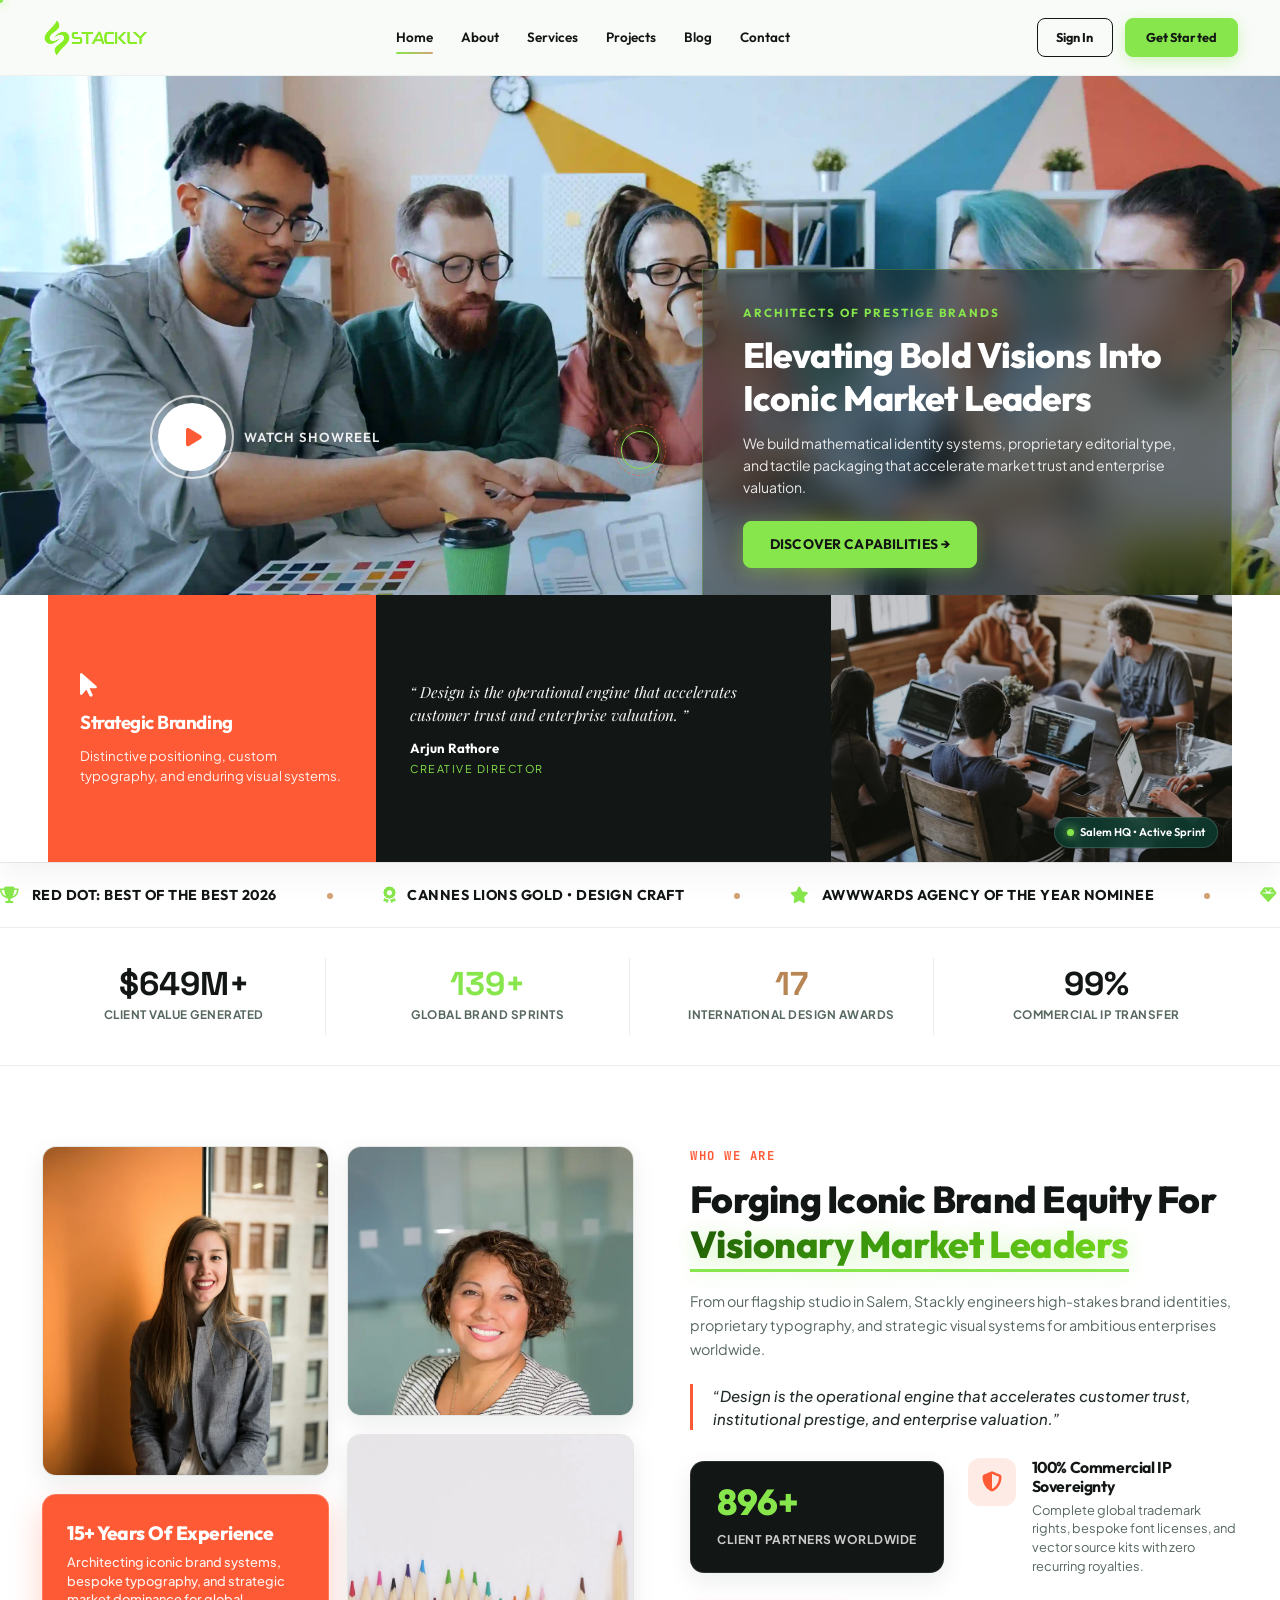
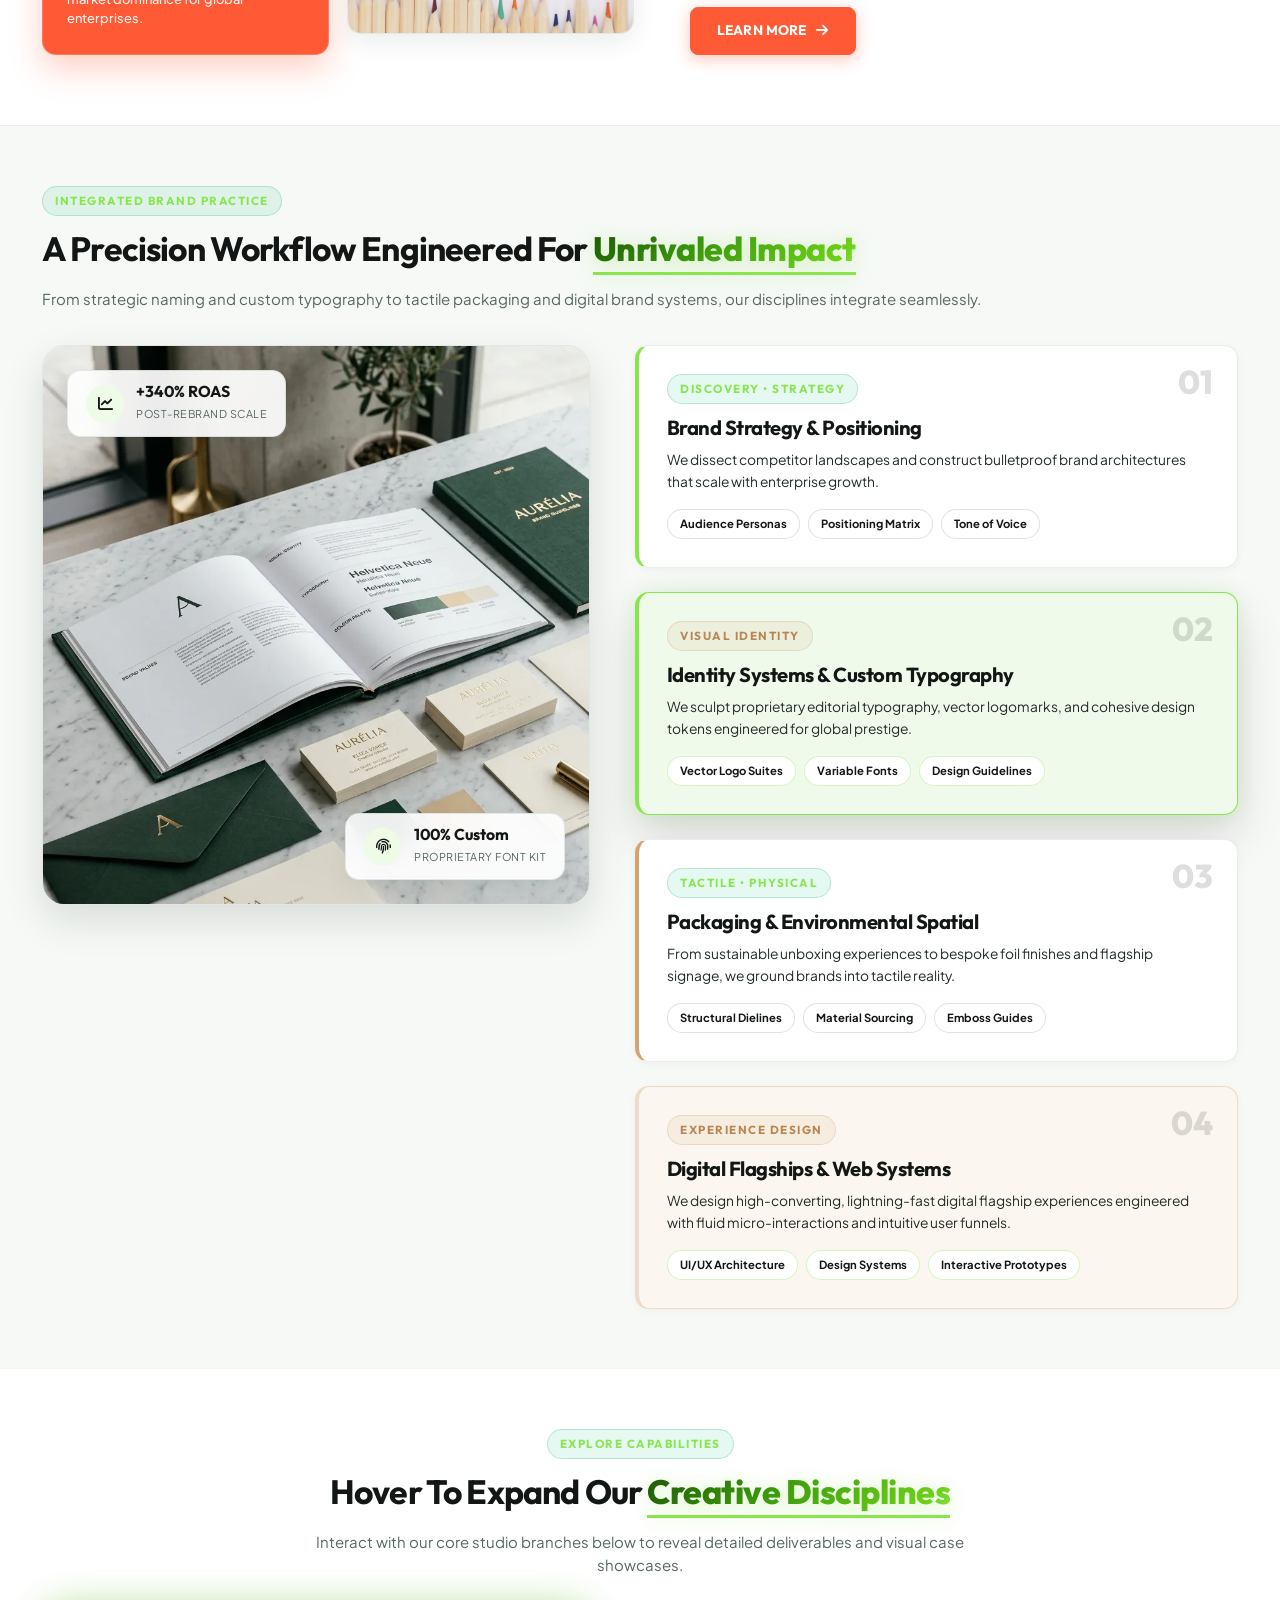
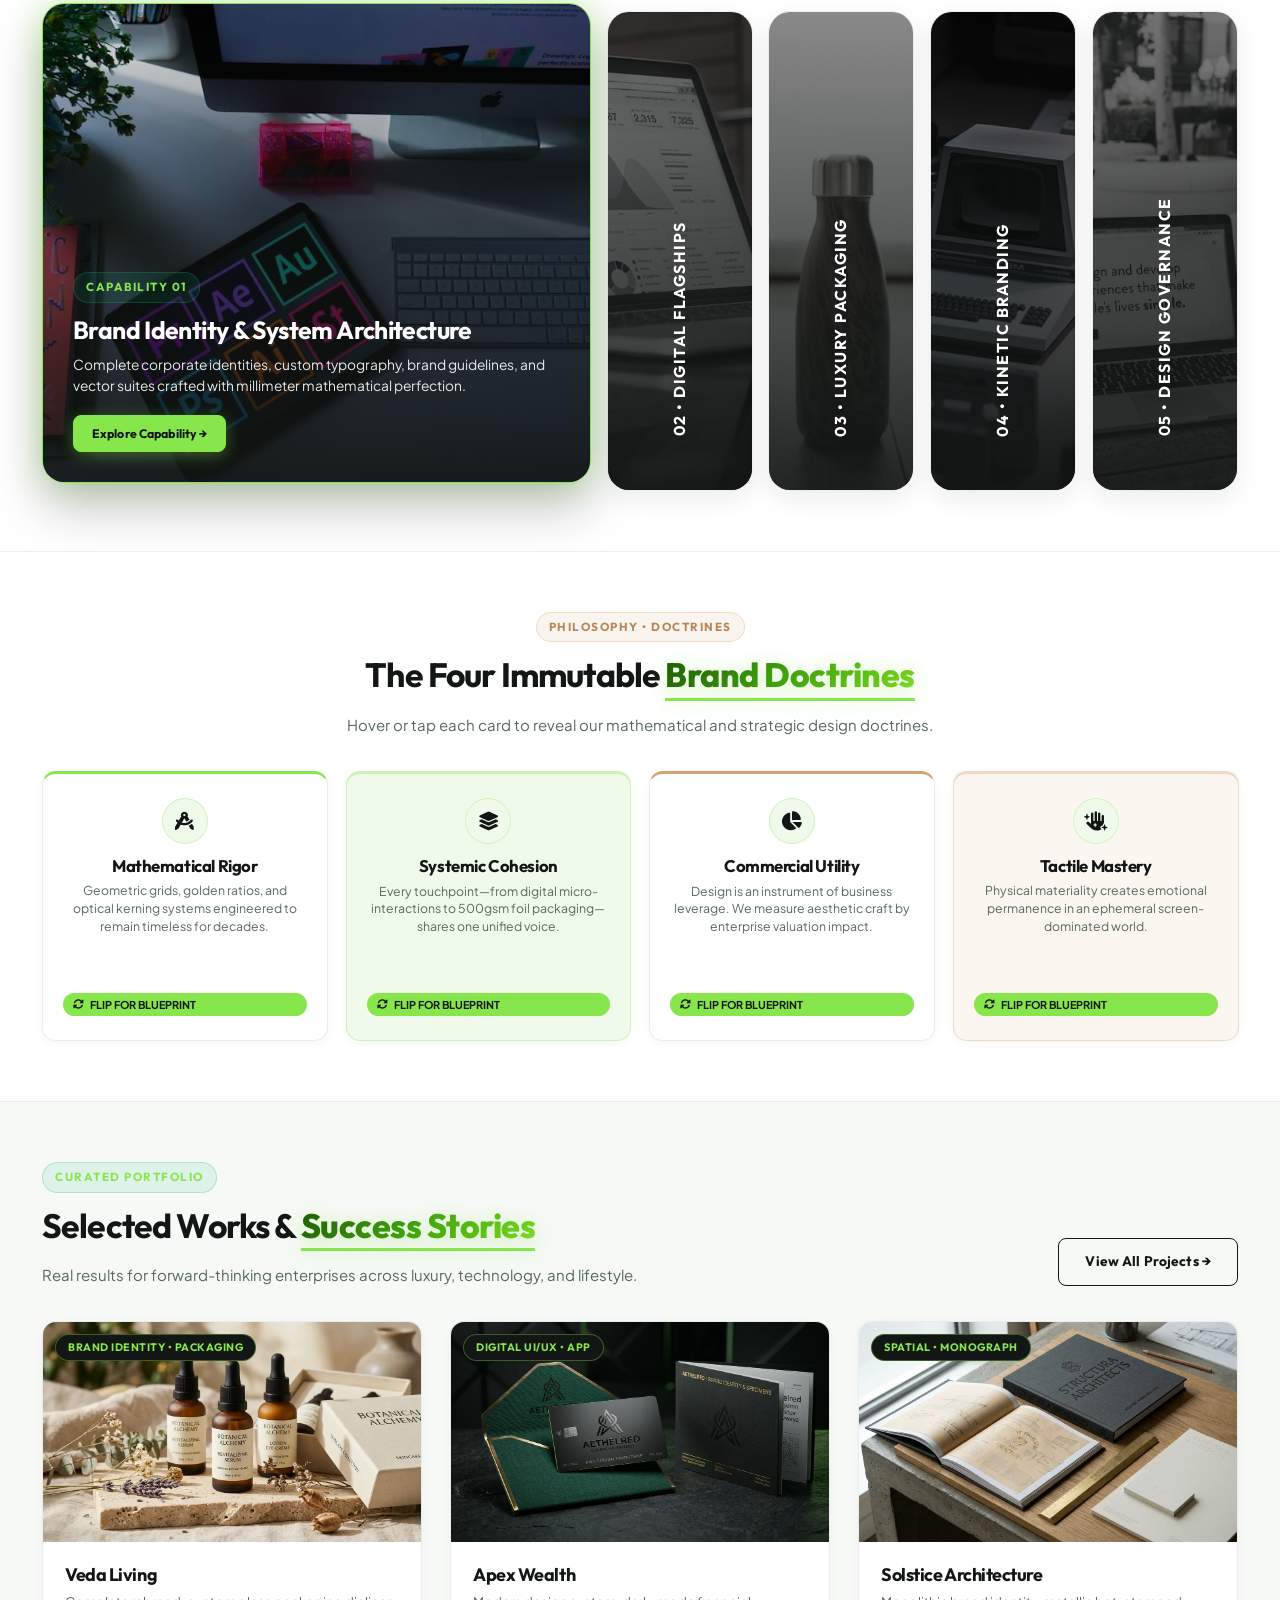
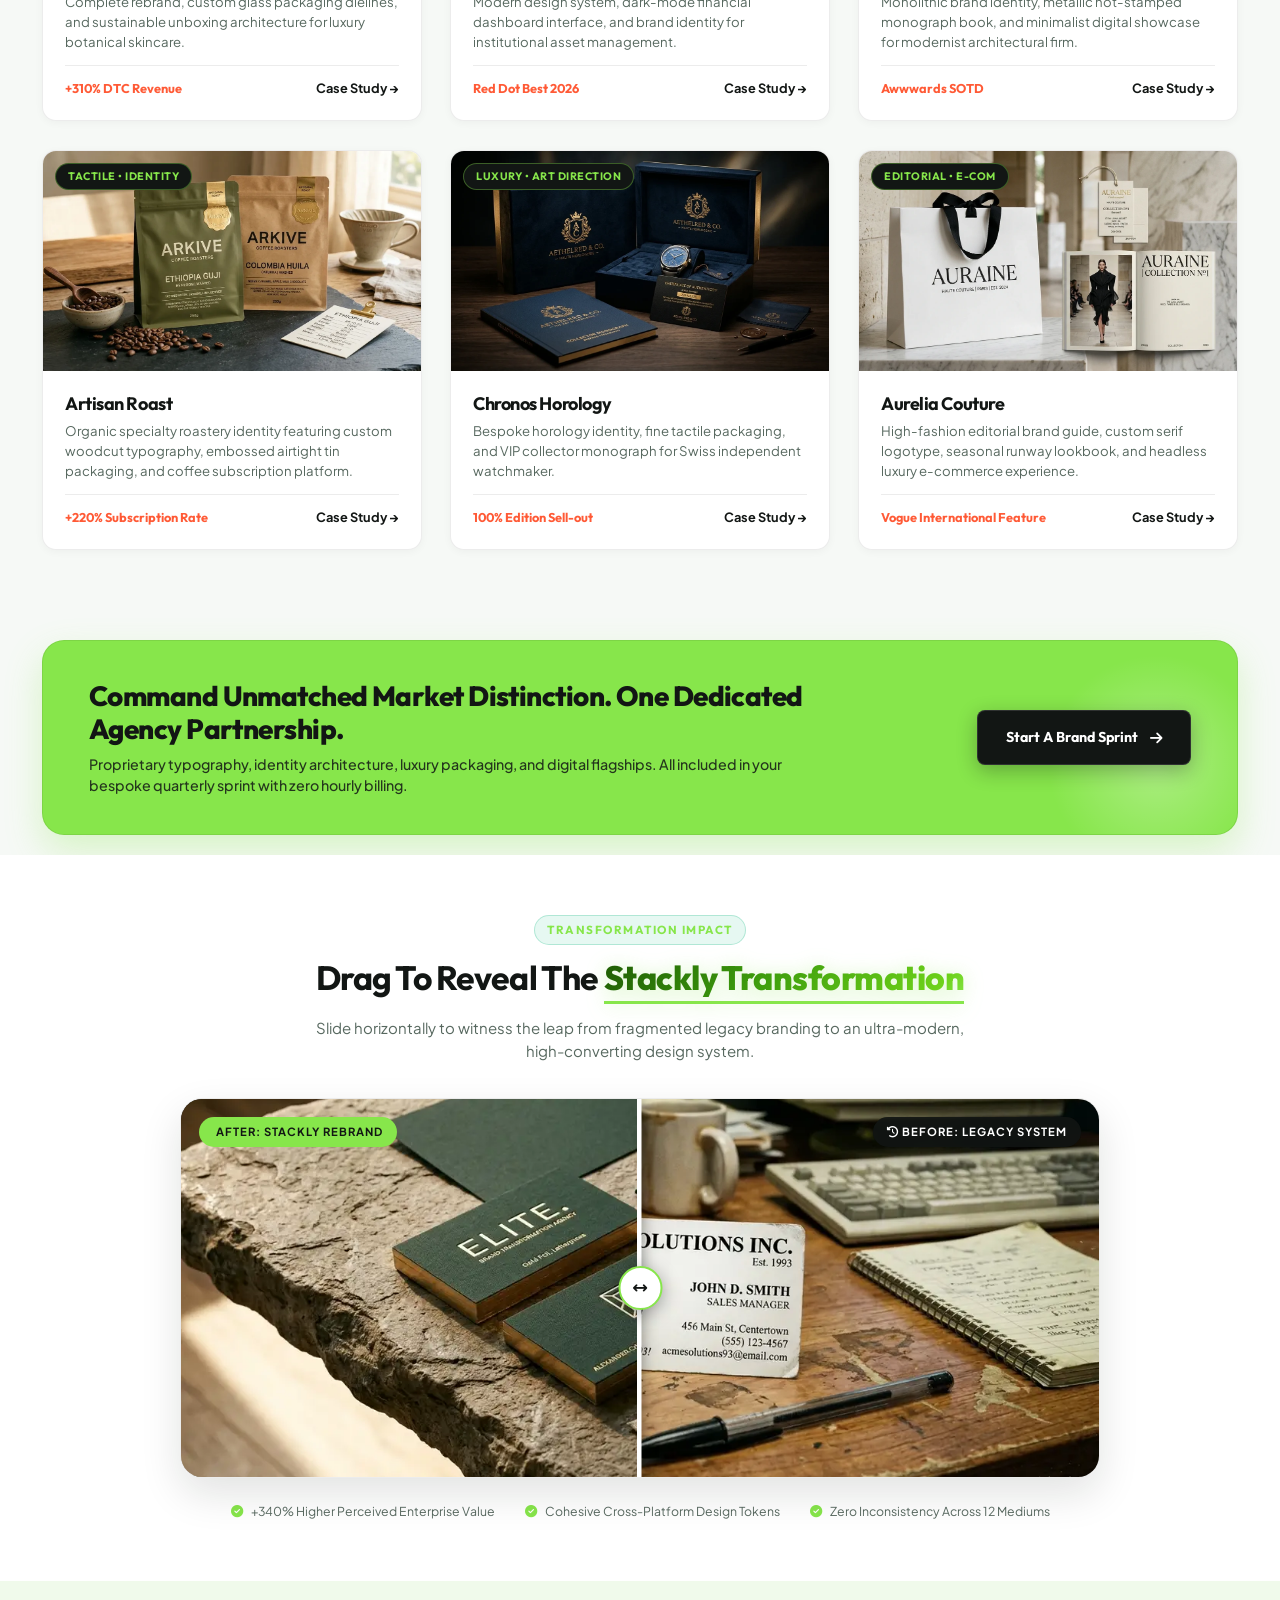
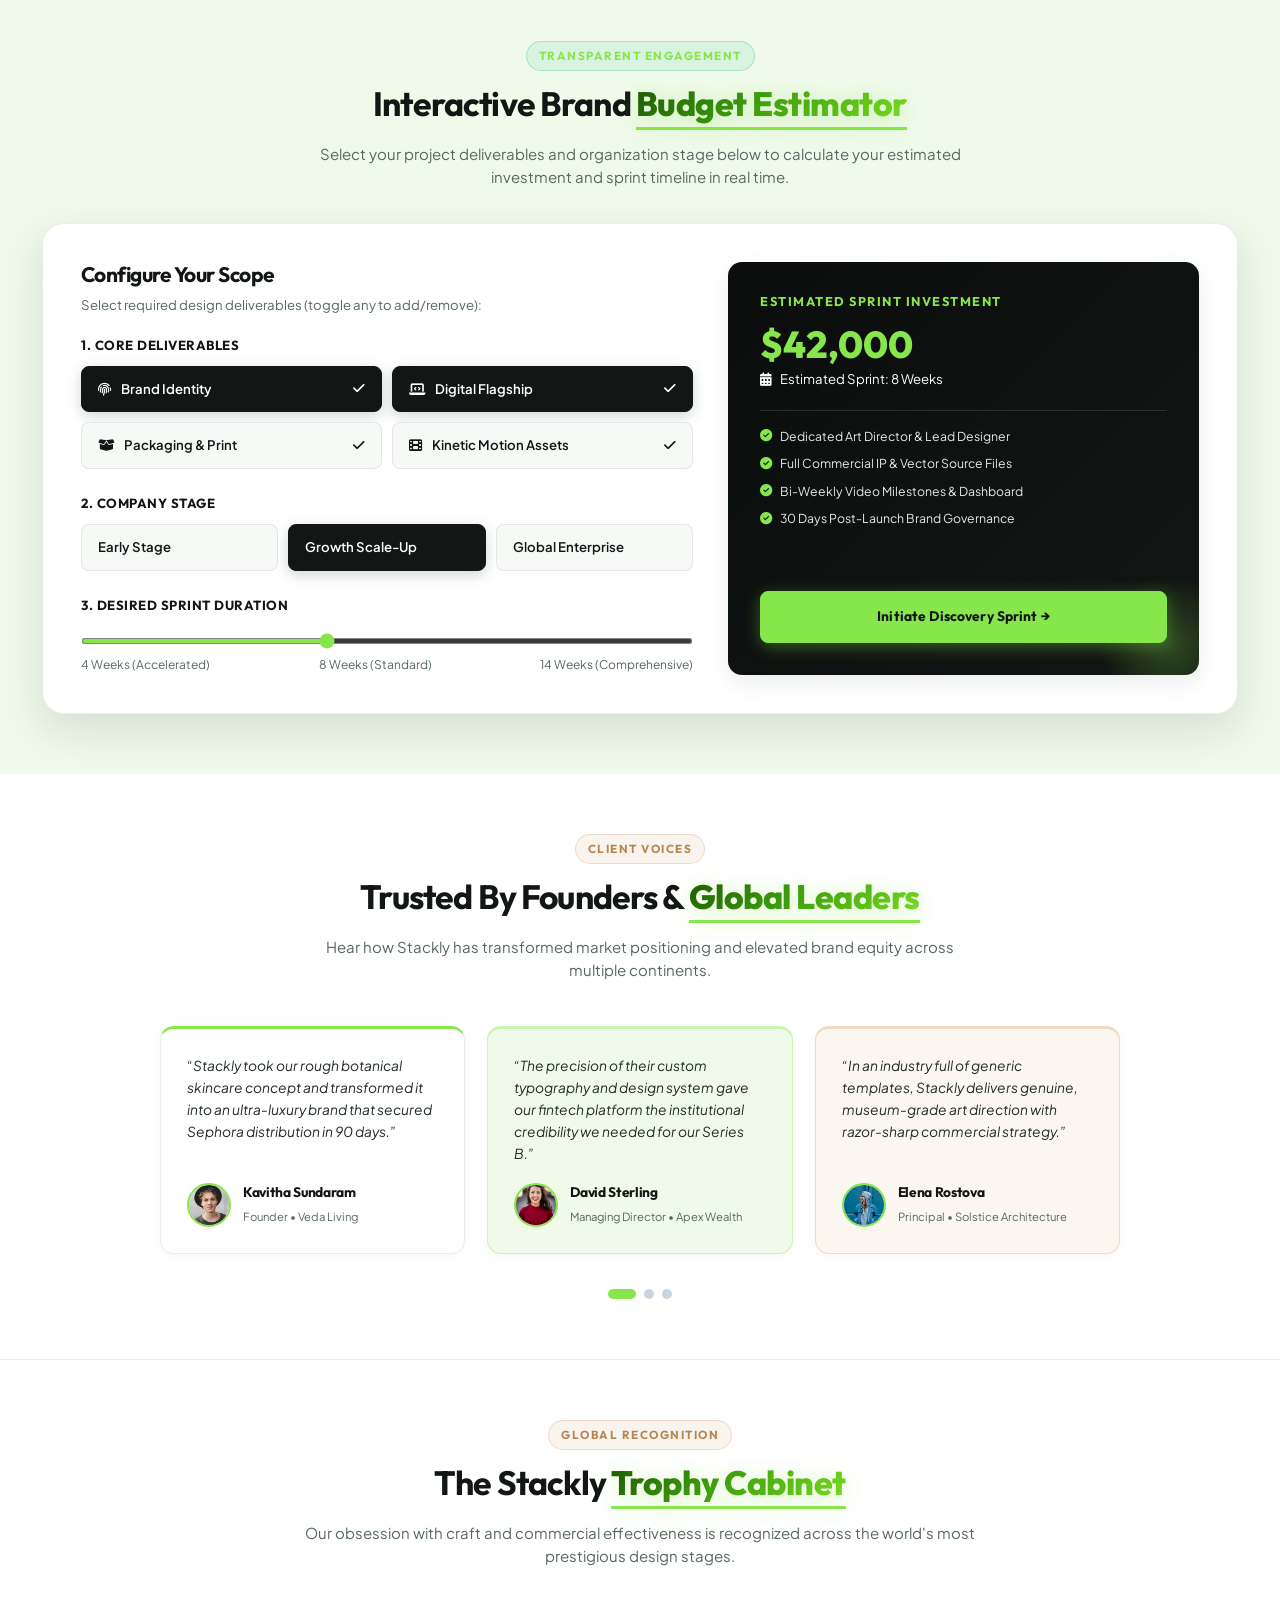
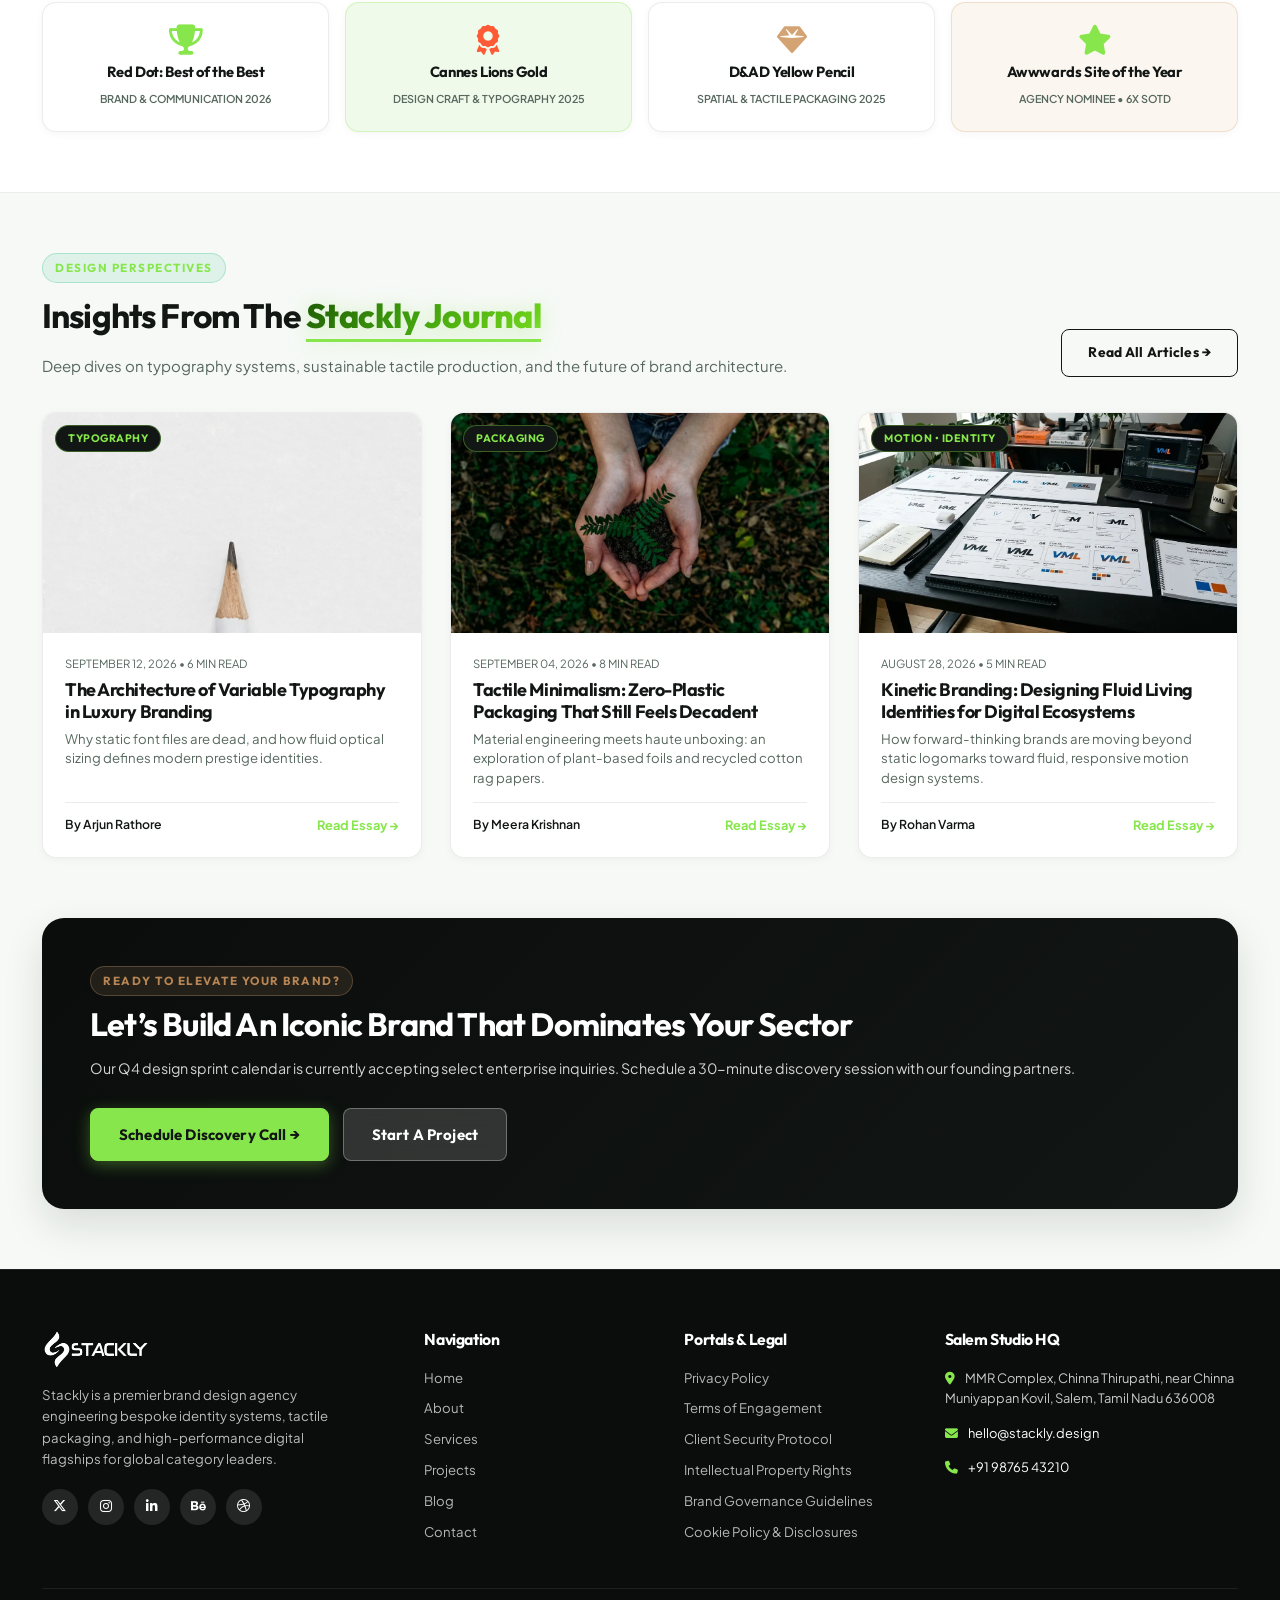
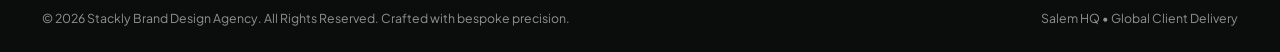
<file: index.html>
<!DOCTYPE html>
<html lang="en">
<head>
    <meta charset="UTF-8">
    <meta name="viewport" content="width=device-width, initial-scale=1.0">
    <title>Stackly - Ultimate Brand Design Agency Portfolio</title>
    <link rel="icon" href="assets/top-logo.webp" type="image/webp">

    <link rel="preconnect" href="https://fonts.googleapis.com">
    <link rel="preconnect" href="https://fonts.gstatic.com" crossorigin>
    <link href="https://fonts.googleapis.com/css2?family=Inter:wght@300;400;500;600;700;800&family=JetBrains+Mono:wght@500;600;700&family=Playfair+Display:ital,wght@0,600;0,700;1,600&family=Plus+Jakarta+Sans:wght@400;500;600;700;800&family=Space+Grotesk:wght@500;600;700;800&display=swap" rel="stylesheet">

    <link rel="stylesheet" href="https://cdnjs.cloudflare.com/ajax/libs/font-awesome/6.5.1/css/all.min.css">

    <link rel="stylesheet" href="style.css">
</head>
<body>

    <div class="stackly-preloader" id="stacklyPreloader">
        <div class="preloader-brand">
            <img src="assets/logo.webp" alt="Stackly Studio">
        </div>
        <div class="preloader-bar-wrap">
            <div class="preloader-bar-fill" id="preloaderFill"></div>
        </div>
        <div class="preloader-meta">
            <span>SYNCHRONIZING CANVAS</span>
            <span id="preloaderCounter">0%</span>
        </div>
    </div>

    <header class="site-header">
        <div class="container header-container">
            <a href="index.html" class="brand-logo" title="Stackly Studio Home">
                <img src="assets/logo.webp" alt="Stackly Studio">
            </a>

            <nav class="nav-links-wrap">
                <a href="index.html" class="active">Home</a>
                <a href="about.html">About</a>
                <a href="services.html">Services</a>
                <a href="projects.html">Projects</a>
                <a href="blog.html">Blog</a>
                <a href="contact.html">Contact</a>
            </nav>

            <div class="nav-cta-actions">
                <a href="signin.html" class="btn btn-outline" style="padding: 8px 18px; font-size: 0.85rem;">Sign In</a>
                <a href="get-started.html" class="btn btn-accent" style="padding: 8px 20px; font-size: 0.85rem;">Get Started</a>
                <button class="mobile-menu-toggle" id="mobileMenuToggle" aria-label="Open Mobile Menu">
                    <i class="fas fa-bars"></i>
                </button>
            </div>
        </div>
    </header>

    <div class="mobile-nav-drawer" id="mobileNavDrawer">
        <div class="mobile-drawer-header">
            <a href="index.html" class="brand-logo" title="Stackly Studio Home">
                <img src="assets/logo.webp" alt="Stackly Studio">
            </a>
            <button class="mobile-drawer-close" id="mobileDrawerClose" aria-label="Close Mobile Menu">
                <i class="fas fa-times"></i>
            </button>
        </div>
        <div class="mobile-drawer-links">
            <a href="index.html" class="active">Home</a>
            <a href="about.html">About</a>
            <a href="services.html">Services</a>
            <a href="projects.html">Projects</a>
            <a href="blog.html">Blog</a>
            <a href="contact.html">Contact</a>
        </div>
        <div class="mobile-drawer-actions">
            <a href="signin.html" class="btn btn-outline btn-block">Sign In</a>
            <a href="get-started.html" class="btn btn-accent btn-block">Get Started</a>
        </div>
    </div>

    <section class="hero-bandee-section">

        <img src="assets/images/hero_creative_leader2.webp" alt="Stackly Studio Creative Leadership" class="hero-bg-img">
        <div class="hero-gradient-overlay"></div>

        <div class="hero-content-stage">

            <div class="hero-left-col anim-slide-up">
                <div class="hero-play-pulse-wrap">
                    <button class="hero-play-btn" id="heroPlayBtn" aria-label="Play Studio Showreel" data-cursor="PLAY">
                        <i class="fas fa-play"></i>
                    </button>
                    <span class="hero-play-label">Watch Showreel</span>
                </div>
            </div>

            <div class="hero-glass-card anim-zoom-in">
                <span class="hero-glass-eyebrow">ARCHITECTS OF PRESTIGE BRANDS</span>
                <h1>Elevating Bold Visions Into Iconic Market Leaders</h1>
                <p>We build mathematical identity systems, proprietary editorial type, and tactile packaging that accelerate market trust and enterprise valuation.</p>
                <div>
                    <a href="services.html" class="btn btn-primary" data-cursor="EXPLORE">DISCOVER CAPABILITIES &rarr;</a>
                </div>
            </div>
        </div>
    </section>

    <div class="hero-dock-wrapper">
        <div class="hero-bottom-dock">

            <div class="dock-card-accent anim-slide-left">
                <i class="fas fa-arrow-pointer"></i>
                <h3>Strategic Branding</h3>
                <p>Distinctive positioning, custom typography, and enduring visual systems.</p>
            </div>

            <div class="dock-card-quote anim-slide-up" style="transition-delay: 0.1s;">
                <blockquote>
                    &ldquo; Design is the operational engine that accelerates customer trust and enterprise valuation. &rdquo;
                </blockquote>
                <p class="quote-author">Arjun Rathore</p>
                <span class="quote-role">CREATIVE DIRECTOR</span>
            </div>

            <div class="dock-card-image anim-slide-right" style="transition-delay: 0.2s;">
                <img src="assets/images/team_collab.webp" alt="Stackly Creative Studio Sprint">
                <div class="dock-image-badge">
                    <span class="live-pulse-dot"></span> Salem HQ &bull; Active Sprint
                </div>
            </div>
        </div>
    </div>

    <div class="brand-ticker-section">
        <div class="ticker-track">
            <span class="ticker-item"><i class="fas fa-trophy"></i> RED DOT: BEST OF THE BEST 2026</span>
            <span class="ticker-dot-sep"></span>
            <span class="ticker-item"><i class="fas fa-award"></i> CANNES LIONS GOLD &bull; DESIGN CRAFT</span>
            <span class="ticker-dot-sep"></span>
            <span class="ticker-item"><i class="fas fa-star"></i> AWWWARDS AGENCY OF THE YEAR NOMINEE</span>
            <span class="ticker-dot-sep"></span>
            <span class="ticker-item"><i class="fas fa-gem"></i> D&amp;AD YELLOW PENCIL &bull; BRAND IDENTITY</span>
            <span class="ticker-dot-sep"></span>
            <span class="ticker-item"><i class="fas fa-globe"></i> 140+ GLOBAL ENTERPRISE CLIENTS</span>
            <span class="ticker-dot-sep"></span>
            <span class="ticker-item"><i class="fas fa-trophy"></i> RED DOT: BEST OF THE BEST 2026</span>
            <span class="ticker-dot-sep"></span>
            <span class="ticker-item"><i class="fas fa-award"></i> CANNES LIONS GOLD &bull; DESIGN CRAFT</span>
            <span class="ticker-dot-sep"></span>
            <span class="ticker-item"><i class="fas fa-star"></i> AWWWARDS AGENCY OF THE YEAR NOMINEE</span>
        </div>
    </div>

    <div style="background: var(--bg-surface); padding: 30px 0; border-bottom: 1px solid var(--border-subtle);">
        <div class="container">
            <div class="responsive-metrics-grid anim-slide-up">
                <div style="border-right: 1px solid var(--border-subtle); padding: 10px;">
                    <strong class="counter-number" data-target="650" data-prefix="$" data-suffix="M+" style="font-family: 'Space Grotesk', sans-serif; font-size: 2.2rem; color: var(--primary-green); display: block; line-height: 1;">$0M+</strong>
                    <span style="font-size: 0.78rem; text-transform: uppercase; color: var(--text-muted); font-weight: 700; letter-spacing: 0.5px;">Client Value Generated</span>
                </div>
                <div style="border-right: 1px solid var(--border-subtle); padding: 10px;">
                    <strong class="counter-number" data-target="140" data-prefix="" data-suffix="+" style="font-family: 'Space Grotesk', sans-serif; font-size: 2.2rem; color: var(--accent-mint); display: block; line-height: 1;">0+</strong>
                    <span style="font-size: 0.78rem; text-transform: uppercase; color: var(--text-muted); font-weight: 700; letter-spacing: 0.5px;">Global Brand Sprints</span>
                </div>
                <div style="border-right: 1px solid var(--border-subtle); padding: 10px;">
                    <strong class="counter-number" data-target="18" data-prefix="" data-suffix="" style="font-family: 'Space Grotesk', sans-serif; font-size: 2.2rem; color: var(--accent-sandal-dark); display: block; line-height: 1;">0</strong>
                    <span style="font-size: 0.78rem; text-transform: uppercase; color: var(--text-muted); font-weight: 700; letter-spacing: 0.5px;">International Design Awards</span>
                </div>
                <div style="padding: 10px;">
                    <strong class="counter-number" data-target="100" data-prefix="" data-suffix="%" style="font-family: 'Space Grotesk', sans-serif; font-size: 2.2rem; color: var(--primary-green); display: block; line-height: 1;">0%</strong>
                    <span style="font-size: 0.78rem; text-transform: uppercase; color: var(--text-muted); font-weight: 700; letter-spacing: 0.5px;">Commercial IP Transfer</span>
                </div>
            </div>
        </div>
    </div>

    <section class="agency-mosaic-section">
        <div class="container">
            <div class="mosaic-grid-wrapper">

                <div class="mosaic-visual-collage anim-slide-left">
                    <div class="mosaic-col">
                        <div class="mosaic-img-card mosaic-img-tall">
                            <img src="assets/images/hero_candidate_1.webp" alt="Stackly Creative Director at Salem Headquarters" loading="lazy">
                        </div>
                        <div class="mosaic-coral-card">
                            <h3>15+ Years Of Experience</h3>
                            <p>Architecting iconic brand systems, bespoke typography, and strategic market dominance for global enterprises.</p>
                        </div>
                    </div>
                    <div class="mosaic-col">
                        <div class="mosaic-img-card mosaic-img-medium">
                            <img src="assets/images/hero_director_tablet.webp" alt="Stackly Strategy and Design Leadership" loading="lazy">
                        </div>
                        <div class="mosaic-img-card mosaic-img-short">
                            <img src="assets/images/studio_materials.webp" alt="Stackly Collaborative Brand Sprint Workshop" loading="lazy">
                        </div>
                    </div>
                </div>

                <div class="mosaic-content-panel anim-slide-right">
                    <span class="mosaic-eyebrow">WHO WE ARE</span>
                    <h2 class="mosaic-title">Forging Iconic Brand Equity For <span>Visionary Market Leaders</span></h2>
                    <p class="mosaic-lead">From our flagship studio in Salem, Stackly engineers high-stakes brand identities, proprietary typography, and strategic visual systems for ambitious enterprises worldwide.</p>

                    <div class="mosaic-quote-box">
                        <p class="mosaic-quote-text">&ldquo;Design is the operational engine that accelerates customer trust, institutional prestige, and enterprise valuation.&rdquo;</p>
                    </div>

                    <div class="mosaic-dual-features">
                        <div class="mosaic-stat-box">
                            <strong class="mosaic-stat-val counter-number" data-target="897" data-prefix="" data-suffix="+">897+</strong>
                            <span class="mosaic-stat-label">Client Partners Worldwide</span>
                        </div>
                        <div class="mosaic-feature-item">
                            <div class="mosaic-feature-icon">
                                <i class="fas fa-shield-halved"></i>
                            </div>
                            <div class="mosaic-feature-text">
                                <h4>100% Commercial IP Sovereignty</h4>
                                <p>Complete global trademark rights, bespoke font licenses, and vector source kits with zero recurring royalties.</p>
                            </div>
                        </div>
                    </div>

                    <div class="mosaic-actions">
                        <a href="about.html" class="btn btn-coral" data-cursor="ABOUT">LEARN MORE <i class="fas fa-arrow-right"></i></a>
                    </div>
                </div>
            </div>
        </div>
    </section>

    <section class="section">
        <div class="container">
            <div class="section-header anim-slide-up">
                <span class="section-eyebrow">INTEGRATED BRAND PRACTICE</span>
                <h2 class="section-title">A Precision Workflow Engineered For <span>Unrivaled Impact</span></h2>
                <p class="section-subtitle">From strategic naming and custom typography to tactile packaging and digital brand systems, our disciplines integrate seamlessly.</p>
            </div>

            <div class="sticky-split-container">

                <div class="sticky-media-dock anim-slide-left">
                    <img src="assets/images/sticky_tall_showcase.webp" alt="Stackly Brand Showcase Masterwork">
                    <div class="sticky-floating-stat sticky-stat-1">
                        <div class="sticky-stat-icon"><i class="fas fa-chart-line"></i></div>
                        <div class="sticky-stat-text">
                            <strong>+340% ROAS</strong>
                            <span>Post-Rebrand Scale</span>
                        </div>
                    </div>
                    <div class="sticky-floating-stat sticky-stat-2">
                        <div class="sticky-stat-icon"><i class="fas fa-fingerprint"></i></div>
                        <div class="sticky-stat-text">
                            <strong>100% Custom</strong>
                            <span>Proprietary Font Kit</span>
                        </div>
                    </div>
                </div>

                <div class="sticky-cards-column">
                    <div class="scroll-stack-card is-active anim-slide-right">
                        <span class="scroll-stack-num">01</span>
                        <span class="section-eyebrow">DISCOVERY &bull; STRATEGY</span>
                        <h3>Brand Strategy &amp; Positioning</h3>
                        <p>We dissect competitor landscapes and construct bulletproof brand architectures that scale with enterprise growth.</p>
                        <div class="deliverables-pill-row">
                            <span class="d-pill">Audience Personas</span>
                            <span class="d-pill">Positioning Matrix</span>
                            <span class="d-pill">Tone of Voice</span>
                        </div>
                    </div>

                    <div class="scroll-stack-card anim-slide-right">
                        <span class="scroll-stack-num">02</span>
                        <span class="section-eyebrow sandal">VISUAL IDENTITY</span>
                        <h3>Identity Systems &amp; Custom Typography</h3>
                        <p>We sculpt proprietary editorial typography, vector logomarks, and cohesive design tokens engineered for global prestige.</p>
                        <div class="deliverables-pill-row">
                            <span class="d-pill">Vector Logo Suites</span>
                            <span class="d-pill">Variable Fonts</span>
                            <span class="d-pill">Design Guidelines</span>
                        </div>
                    </div>

                    <div class="scroll-stack-card anim-slide-right">
                        <span class="scroll-stack-num">03</span>
                        <span class="section-eyebrow">TACTILE &bull; PHYSICAL</span>
                        <h3>Packaging &amp; Environmental Spatial</h3>
                        <p>From sustainable unboxing experiences to bespoke foil finishes and flagship signage, we ground brands into tactile reality.</p>
                        <div class="deliverables-pill-row">
                            <span class="d-pill">Structural Dielines</span>
                            <span class="d-pill">Material Sourcing</span>
                            <span class="d-pill">Emboss Guides</span>
                        </div>
                    </div>

                    <div class="scroll-stack-card anim-slide-right">
                        <span class="scroll-stack-num">04</span>
                        <span class="section-eyebrow sandal">EXPERIENCE DESIGN</span>
                        <h3>Digital Flagships &amp; Web Systems</h3>
                        <p>We design high-converting, lightning-fast digital flagship experiences engineered with fluid micro-interactions and intuitive user funnels.</p>
                        <div class="deliverables-pill-row">
                            <span class="d-pill">UI/UX Architecture</span>
                            <span class="d-pill">Design Systems</span>
                            <span class="d-pill">Interactive Prototypes</span>
                        </div>
                    </div>
                </div>
            </div>
        </div>
    </section>

    <section class="section" style="background: #ffffff;">
        <div class="container">
            <div class="section-header text-center anim-slide-up">
                <span class="section-eyebrow">EXPLORE CAPABILITIES</span>
                <h2 class="section-title">Hover To Expand Our <span>Creative Disciplines</span></h2>
                <p class="section-subtitle">Interact with our core studio branches below to reveal detailed deliverables and visual case showcases.</p>
            </div>

            <div class="expandable-accordion-wrap anim-zoom-in">

                <div class="expand-card-item active">
                    <img src="assets/images/service_identity.webp" alt="Identity Systems" class="expand-card-bg">
                    <div class="expand-card-overlay">
                        <span class="expand-card-collapsed-title">01 &bull; Identity Systems</span>
                        <div class="expand-card-expanded-content">
                            <span class="section-eyebrow">CAPABILITY 01</span>
                            <h3>Brand Identity &amp; System Architecture</h3>
                            <p>Complete corporate identities, custom typography, brand guidelines, and vector suites crafted with millimeter mathematical perfection.</p>
                            <a href="services.html" class="btn btn-accent" style="padding: 8px 18px; font-size: 0.82rem;" data-cursor="EXPLORE">Explore Capability &rarr;</a>
                        </div>
                    </div>
                </div>

                <div class="expand-card-item">
                    <img src="assets/images/service_digital.webp" alt="Digital Flagships" class="expand-card-bg">
                    <div class="expand-card-overlay">
                        <span class="expand-card-collapsed-title">02 &bull; Digital Flagships</span>
                        <div class="expand-card-expanded-content">
                            <span class="section-eyebrow sandal">CAPABILITY 02</span>
                            <h3>Digital Experience &amp; UI/UX Systems</h3>
                            <p>Immersive, award-caliber digital platforms engineered with fluid transitions, responsive layouts, and intuitive buyer funnels.</p>
                            <a href="services.html" class="btn btn-sandal" style="padding: 8px 18px; font-size: 0.82rem;" data-cursor="EXPLORE">Explore Capability &rarr;</a>
                        </div>
                    </div>
                </div>

                <div class="expand-card-item">
                    <img src="assets/images/service_packaging.webp" alt="Luxury Packaging" class="expand-card-bg">
                    <div class="expand-card-overlay">
                        <span class="expand-card-collapsed-title">03 &bull; Luxury Packaging</span>
                        <div class="expand-card-expanded-content">
                            <span class="section-eyebrow">CAPABILITY 03</span>
                            <h3>Tactile Packaging &amp; Unboxing</h3>
                            <p>Sensory packaging design with sustainable FSC substrates, custom dielines, tactile hot-stamping, and shelf impact testing.</p>
                            <a href="services.html" class="btn btn-accent" style="padding: 8px 18px; font-size: 0.82rem;" data-cursor="EXPLORE">Explore Capability &rarr;</a>
                        </div>
                    </div>
                </div>

                <div class="expand-card-item">
                    <img src="assets/images/service_motion.webp" alt="Kinetic Motion" class="expand-card-bg">
                    <div class="expand-card-overlay">
                        <span class="expand-card-collapsed-title">04 &bull; Kinetic Branding</span>
                        <div class="expand-card-expanded-content">
                            <span class="section-eyebrow sandal">CAPABILITY 04</span>
                            <h3>Kinetic Motion &amp; Dynamic Identity</h3>
                            <p>Dynamic kinetic logos, broadcast video idents, and digital brand motion guidelines that captivate audiences.</p>
                            <a href="services.html" class="btn btn-sandal" style="padding: 8px 18px; font-size: 0.82rem;" data-cursor="EXPLORE">Explore Capability &rarr;</a>
                        </div>
                    </div>
                </div>

                <div class="expand-card-item">
                    <img src="assets/images/service_guidelines.webp" alt="Brand Guidelines" class="expand-card-bg">
                    <div class="expand-card-overlay">
                        <span class="expand-card-collapsed-title">05 &bull; Design Governance</span>
                        <div class="expand-card-expanded-content">
                            <span class="section-eyebrow">CAPABILITY 05</span>
                            <h3>Design Systems &amp; Brand Governance</h3>
                            <p>Living brand guidelines, component design libraries, and governance documentation that maintain brand equity.</p>
                            <a href="services.html" class="btn btn-accent" style="padding: 8px 18px; font-size: 0.82rem;" data-cursor="EXPLORE">Explore Capability &rarr;</a>
                        </div>
                    </div>
                </div>
            </div>
        </div>
    </section>

    <section class="section" style="background: var(--bg-surface); border-top: 1px solid var(--border-subtle); border-bottom: 1px solid var(--border-subtle);">
        <div class="container">
            <div class="section-header text-center anim-slide-up">
                <span class="section-eyebrow sandal">PHILOSOPHY &bull; DOCTRINES</span>
                <h2 class="section-title">The Four Immutable <span>Brand Doctrines</span></h2>
                <p class="section-subtitle">Hover or tap each card to reveal our mathematical and strategic design doctrines.</p>
            </div>

            <div class="flip-cards-grid">

                <div class="flip-card anim-slide-left">
                    <div class="flip-card-inner">
                        <div class="flip-card-front">
                            <div>
                                <div class="flip-icon-wrap"><i class="fas fa-compass-drafting"></i></div>
                                <h3 class="flip-front-title">Mathematical Rigor</h3>
                                <p class="flip-front-desc">Geometric grids, golden ratios, and optical kerning systems engineered to remain timeless for decades.</p>
                            </div>
                            <span class="flip-hint-pill"><i class="fas fa-rotate"></i> Flip For Blueprint</span>
                        </div>
                        <div class="flip-card-back">
                            <div>
                                <span class="section-eyebrow sandal" style="font-size: 0.7rem;">DOCTRINE 01</span>
                                <h4 style="color: #ffffff; font-size: 1.05rem; margin: 4px 0 8px;">Geometry Over Trends</h4>
                                <p style="font-size: 0.78rem; line-height: 1.45; color: rgba(255,255,255,0.85); margin-bottom: 10px;">
                                     Trends expire in 18 months; Euclidean geometry lasts a millennium. We anchor brand identities in enduring spatial harmonies.
                                </p>
                            </div>
                            <div style="font-size: 0.72rem; color: var(--accent-mint); font-weight: 700;">
                                <i class="fas fa-check-double"></i> 100% Vector Geometry
                            </div>
                        </div>
                    </div>
                </div>

                <div class="flip-card">
                    <div class="flip-card-inner">
                        <div class="flip-card-front">
                            <div>
                                <div class="flip-icon-wrap"><i class="fas fa-layer-group"></i></div>
                                <h3 class="flip-front-title">Systemic Cohesion</h3>
                                <p class="flip-front-desc">Every touchpoint—from digital micro-interactions to 500gsm foil packaging—shares one unified voice.</p>
                            </div>
                            <span class="flip-hint-pill"><i class="fas fa-rotate"></i> Flip For Blueprint</span>
                        </div>
                        <div class="flip-card-back">
                            <div>
                                <span class="section-eyebrow sandal" style="font-size: 0.7rem;">DOCTRINE 02</span>
                                <h4 style="color: #ffffff; font-size: 1.05rem; margin: 4px 0 8px;">Omnichannel Unity</h4>
                                <p style="font-size: 0.78rem; line-height: 1.45; color: rgba(255,255,255,0.85); margin-bottom: 10px;">
                                     A fragmented identity erodes trust. We enforce living design tokens that synchronize Figma, Web, Print, and Spatial mediums.
                                </p>
                            </div>
                            <div style="font-size: 0.72rem; color: var(--accent-mint); font-weight: 700;">
                                <i class="fas fa-check-double"></i> Tokenized Design System
                            </div>
                        </div>
                    </div>
                </div>

                <div class="flip-card">
                    <div class="flip-card-inner">
                        <div class="flip-card-front">
                            <div>
                                <div class="flip-icon-wrap"><i class="fas fa-chart-pie"></i></div>
                                <h3 class="flip-front-title">Commercial Utility</h3>
                                <p class="flip-front-desc">Design is an instrument of business leverage. We measure aesthetic craft by enterprise valuation impact.</p>
                            </div>
                            <span class="flip-hint-pill"><i class="fas fa-rotate"></i> Flip For Blueprint</span>
                        </div>
                        <div class="flip-card-back">
                            <div>
                                <span class="section-eyebrow sandal" style="font-size: 0.7rem;">DOCTRINE 03</span>
                                <h4 style="color: #ffffff; font-size: 1.05rem; margin: 4px 0 8px;">Economic Valuation</h4>
                                <p style="font-size: 0.78rem; line-height: 1.45; color: rgba(255,255,255,0.85); margin-bottom: 10px;">
                                     High craft commands premium pricing. Our rebrands enable clients to raise capital, increase prices, and expand market share.
                                </p>
                            </div>
                            <div style="font-size: 0.72rem; color: var(--accent-mint); font-weight: 700;">
                                <i class="fas fa-check-double"></i> Documented 3.4x ROI
                            </div>
                        </div>
                    </div>
                </div>

                <div class="flip-card anim-slide-right">
                    <div class="flip-card-inner">
                        <div class="flip-card-front">
                            <div>
                                <div class="flip-icon-wrap"><i class="fas fa-hand-sparkles"></i></div>
                                <h3 class="flip-front-title">Tactile Mastery</h3>
                                <p class="flip-front-desc">Physical materiality creates emotional permanence in an ephemeral screen-dominated world.</p>
                            </div>
                            <span class="flip-hint-pill"><i class="fas fa-rotate"></i> Flip For Blueprint</span>
                        </div>
                        <div class="flip-card-back">
                            <div>
                                <span class="section-eyebrow sandal" style="font-size: 0.7rem;">DOCTRINE 04</span>
                                <h4 style="color: #ffffff; font-size: 1.05rem; margin: 4px 0 8px;">Sensory Presence</h4>
                                <p style="font-size: 0.78rem; line-height: 1.45; color: rgba(255,255,255,0.85); margin-bottom: 10px;">
                                    From debossed heavy cardstock to custom glass moulds and textured varnishes, our tactile packaging builds physical desire.
                                </p>
                            </div>
                            <div style="font-size: 0.72rem; color: var(--accent-mint); font-weight: 700;">
                                <i class="fas fa-check-double"></i> FSC &bull; Sustainable Substrates
                            </div>
                        </div>
                    </div>
                </div>
            </div>
        </div>
    </section>

    <section class="section">
        <div class="container">
            <div class="section-header" style="display: flex; justify-content: space-between; align-items: flex-end; flex-wrap: wrap; gap: 20px;">
                <div>
                    <span class="section-eyebrow">CURATED PORTFOLIO</span>
                    <h2 class="section-title">Selected Works &amp; <span>Success Stories</span></h2>
                    <p class="section-subtitle">Real results for forward-thinking enterprises across luxury, technology, and lifestyle.</p>
                </div>
                <a href="projects.html" class="btn btn-outline">View All Projects &rarr;</a>
            </div>

            <div class="projects-grid">

                <div class="project-card anim-slide-left">
                    <div class="project-thumb-frame">
                        <img src="assets/images/project_cosmetics.webp" alt="Veda Living Organic Cosmetics">
                        <span class="project-cat-badge">Brand Identity &bull; Packaging</span>
                    </div>
                    <div class="project-info-body">
                        <div>
                            <h3>Veda Living</h3>
                            <p>Complete rebrand, custom glass packaging dielines, and sustainable unboxing architecture for luxury botanical skincare.</p>
                        </div>
                        <div class="project-metric-row">
                            <span class="project-metric-val">+310% DTC Revenue</span>
                            <a href="projects.html" style="font-weight: 700; color: var(--primary-obsidian); font-size: 0.85rem;" data-cursor="CASE">Case Study &rarr;</a>
                        </div>
                    </div>
                </div>

                <div class="project-card anim-slide-up" style="transition-delay: 0.1s;">
                    <div class="project-thumb-frame">
                        <img src="assets/images/project_fintech.webp" alt="Apex Wealth Global FinTech">
                        <span class="project-cat-badge">Digital UI/UX &bull; App</span>
                    </div>
                    <div class="project-info-body">
                        <div>
                            <h3>Apex Wealth</h3>
                            <p>Modern design system, dark-mode financial dashboard interface, and brand identity for institutional asset management.</p>
                        </div>
                        <div class="project-metric-row">
                            <span class="project-metric-val">Red Dot Best 2026</span>
                            <a href="projects.html" style="font-weight: 700; color: var(--primary-obsidian); font-size: 0.85rem;" data-cursor="CASE">Case Study &rarr;</a>
                        </div>
                    </div>
                </div>

                <div class="project-card anim-slide-right" style="transition-delay: 0.2s;">
                    <div class="project-thumb-frame">
                        <img src="assets/images/project_architecture.webp" alt="Solstice Architecture">
                        <span class="project-cat-badge">Spatial &bull; Monograph</span>
                    </div>
                    <div class="project-info-body">
                        <div>
                            <h3>Solstice Architecture</h3>
                            <p>Monolithic brand identity, metallic hot-stamped monograph book, and minimalist digital showcase for modernist architectural firm.</p>
                        </div>
                        <div class="project-metric-row">
                            <span class="project-metric-val">Awwwards SOTD</span>
                            <a href="projects.html" style="font-weight: 700; color: var(--primary-obsidian); font-size: 0.85rem;" data-cursor="CASE">Case Study &rarr;</a>
                        </div>
                    </div>
                </div>

                <div class="project-card anim-slide-left">
                    <div class="project-thumb-frame">
                        <img src="assets/images/project_coffee.webp" alt="Artisan Roast Specialty Roastery">
                        <span class="project-cat-badge">Tactile &bull; Identity</span>
                    </div>
                    <div class="project-info-body">
                        <div>
                            <h3>Artisan Roast</h3>
                            <p>Organic specialty roastery identity featuring custom woodcut typography, embossed airtight tin packaging, and coffee subscription platform.</p>
                        </div>
                        <div class="project-metric-row">
                            <span class="project-metric-val">+220% Subscription Rate</span>
                            <a href="projects.html" style="font-weight: 700; color: var(--primary-obsidian); font-size: 0.85rem;" data-cursor="CASE">Case Study &rarr;</a>
                        </div>
                    </div>
                </div>

                <div class="project-card anim-slide-up" style="transition-delay: 0.1s;">
                    <div class="project-thumb-frame">
                        <img src="assets/images/project_horology.webp" alt="Chronos Haute Horlogerie">
                        <span class="project-cat-badge">Luxury &bull; Art Direction</span>
                    </div>
                    <div class="project-info-body">
                        <div>
                            <h3>Chronos Horology</h3>
                            <p>Bespoke horology identity, fine tactile packaging, and VIP collector monograph for Swiss independent watchmaker.</p>
                        </div>
                        <div class="project-metric-row">
                            <span class="project-metric-val">100% Edition Sell-out</span>
                            <a href="projects.html" style="font-weight: 700; color: var(--primary-obsidian); font-size: 0.85rem;" data-cursor="CASE">Case Study &rarr;</a>
                        </div>
                    </div>
                </div>

                <div class="project-card anim-slide-right" style="transition-delay: 0.2s;">
                    <div class="project-thumb-frame">
                        <img src="assets/images/project_fashion.webp" alt="Aurelia Haute Lookbook">
                        <span class="project-cat-badge">Editorial &bull; E-Com</span>
                    </div>
                    <div class="project-info-body">
                        <div>
                            <h3>Aurelia Couture</h3>
                            <p>High-fashion editorial brand guide, custom serif logotype, seasonal runway lookbook, and headless luxury e-commerce experience.</p>
                        </div>
                        <div class="project-metric-row">
                            <span class="project-metric-val">Vogue International Feature</span>
                            <a href="projects.html" style="font-weight: 700; color: var(--primary-obsidian); font-size: 0.85rem;" data-cursor="CASE">Case Study &rarr;</a>
                        </div>
                    </div>
                </div>
            </div>
        </div>
    </section>

    <section class="lime-callout-banner-section">
        <div class="container">
            <div class="lime-callout-banner anim-zoom-in">
                <div class="lime-callout-content">
                    <h2>Command Unmatched Market Distinction. One Dedicated Agency Partnership.</h2>
                    <p>Proprietary typography, identity architecture, luxury packaging, and digital flagships. All included in your bespoke quarterly sprint with zero hourly billing.</p>
                </div>
                <div class="lime-callout-action">
                    <a href="get-started.html" class="btn-banner-dark" data-cursor="START">
                        <span>Start A Brand Sprint</span>
                        <i class="fas fa-arrow-right"></i>
                    </a>
                </div>
            </div>
        </div>
    </section>

    <section class="section" style="background: #ffffff;">
        <div class="container">
            <div class="section-header text-center anim-slide-up">
                <span class="section-eyebrow">TRANSFORMATION IMPACT</span>
                <h2 class="section-title">Drag To Reveal The <span>Stackly Transformation</span></h2>
                <p class="section-subtitle">Slide horizontally to witness the leap from fragmented legacy branding to an ultra-modern, high-converting design system.</p>
            </div>

            <div class="before-after-wrapper anim-zoom-in" data-cursor="DRAG">

                <div class="before-img-wrap">
                    <img src="assets/images/brand_transform_before.webp" alt="Legacy Brand Architecture" class="before-img-layer">
                    <span class="before-tag-badge"><i class="fas fa-history"></i> <span class="badge-prefix">BEFORE:</span> <span class="badge-title">LEGACY SYSTEM</span></span>
                </div>

                <div class="after-img-wrap">
                    <img src="assets/images/brand_transform_after.webp" alt="Stackly Flagship Brand Identity" class="after-img-layer">
                    <span class="after-tag-badge"><i class="fas fa-sparkles"></i> <span class="badge-prefix">AFTER:</span> <span class="badge-title">STACKLY REBRAND</span></span>
                </div>

                <div class="before-after-divider">
                    <div class="before-after-handle">
                        <i class="fas fa-arrows-left-right"></i>
                    </div>
                </div>
            </div>

            <div style="display: flex; justify-content: center; gap: 30px; margin-top: 24px; font-size: 0.82rem; color: var(--text-muted); flex-wrap: wrap;">
                <span><i class="fas fa-check-circle" style="color: var(--accent-mint); margin-right: 6px;"></i> +340% Higher Perceived Enterprise Value</span>
                <span><i class="fas fa-check-circle" style="color: var(--accent-mint); margin-right: 6px;"></i> Cohesive Cross-Platform Design Tokens</span>
                <span><i class="fas fa-check-circle" style="color: var(--accent-mint); margin-right: 6px;"></i> Zero Inconsistency Across 12 Mediums</span>
            </div>
        </div>
    </section>

    <section class="section" style="background: var(--bg-light-mint);">
        <div class="container">
            <div class="section-header text-center anim-slide-up">
                <span class="section-eyebrow">TRANSPARENT ENGAGEMENT</span>
                <h2 class="section-title">Interactive Brand <span>Budget Estimator</span></h2>
                <p class="section-subtitle">Select your project deliverables and organization stage below to calculate your estimated investment and sprint timeline in real time.</p>
            </div>

            <div class="brand-calculator-card anim-zoom-in">
                <div>
                    <h3 class="calc-title">Configure Your Scope</h3>
                    <p style="margin-bottom: 20px; font-size: 0.88rem;">Select required design deliverables (toggle any to add/remove):</p>

                    <div class="calc-step-group">
                        <label class="calc-label">1. Core Deliverables</label>
                        <div class="calc-chips-grid">
                            <div class="calc-chip active" data-service="identity">
                                <span><i class="fas fa-fingerprint" style="margin-right: 8px;"></i> Brand Identity</span>
                                <i class="fas fa-check"></i>
                            </div>
                            <div class="calc-chip active" data-service="digital">
                                <span><i class="fas fa-laptop-code" style="margin-right: 8px;"></i> Digital Flagship</span>
                                <i class="fas fa-check"></i>
                            </div>
                            <div class="calc-chip" data-service="packaging">
                                <span><i class="fas fa-box-open" style="margin-right: 8px;"></i> Packaging &amp; Print</span>
                                <i class="fas fa-check"></i>
                            </div>
                            <div class="calc-chip" data-service="motion">
                                <span><i class="fas fa-film" style="margin-right: 8px;"></i> Kinetic Motion Assets</span>
                                <i class="fas fa-check"></i>
                            </div>
                        </div>
                    </div>

                    <div class="calc-step-group">
                        <label class="calc-label">2. Company Stage</label>
                        <div style="display: flex; gap: 10px; flex-wrap: wrap;">
                            <div class="calc-chip" data-stage="startup" style="flex: 1;">Early Stage</div>
                            <div class="calc-chip active" data-stage="growth" style="flex: 1;">Growth Scale-Up</div>
                            <div class="calc-chip" data-stage="enterprise" style="flex: 1;">Global Enterprise</div>
                        </div>
                    </div>

                    <div class="calc-step-group" style="margin-bottom: 0;">
                        <label class="calc-label">3. Desired Sprint Duration</label>
                        <div class="calc-range-wrap">
                            <input type="range" min="4" max="14" value="8" step="1" class="calc-range-slider" id="calcTimelineSlider">
                            <div class="calc-range-values">
                                <span>4 Weeks (Accelerated)</span>
                                <span>8 Weeks (Standard)</span>
                                <span>14 Weeks (Comprehensive)</span>
                            </div>
                        </div>
                    </div>
                </div>

                <div class="calc-summary-panel">
                    <div>
                        <h4>Estimated Sprint Investment</h4>
                        <div class="calc-price-display" id="calcPriceDisplay">$42,000</div>
                        <div class="calc-timeline-display" id="calcTimelineDisplay">
                            <i class="fas fa-calendar-alt"></i> Estimated Sprint: 8 Weeks
                        </div>

                        <div class="calc-features-list">
                            <div class="calc-feature-item"><i class="fas fa-check-circle"></i> Dedicated Art Director &amp; Lead Designer</div>
                            <div class="calc-feature-item"><i class="fas fa-check-circle"></i> Full Commercial IP &amp; Vector Source Files</div>
                            <div class="calc-feature-item"><i class="fas fa-check-circle"></i> Bi-Weekly Video Milestones &amp; Dashboard</div>
                            <div class="calc-feature-item"><i class="fas fa-check-circle"></i> 30 Days Post-Launch Brand Governance</div>
                        </div>
                    </div>

                    <div>
                        <a href="get-started.html" class="btn btn-accent btn-block" style="padding: 14px; font-weight: 700;">Initiate Discovery Sprint &rarr;</a>
                    </div>
                </div>
            </div>
        </div>
    </section>

    <section class="section" style="background: #ffffff;">
        <div class="container">
            <div class="section-header text-center anim-slide-up">
                <span class="section-eyebrow sandal">CLIENT VOICES</span>
                <h2 class="section-title">Trusted By Founders &amp; <span>Global Leaders</span></h2>
                <p class="section-subtitle">Hear how Stackly has transformed market positioning and elevated brand equity across multiple continents.</p>
            </div>

            <div class="reviews-carousel-wrapper">
                <div class="reviews-track" id="reviewsTrack">

                    <div class="reviews-slide">
                        <div class="rev-card">
                            <p>&ldquo;Stackly took our rough botanical skincare concept and transformed it into an ultra-luxury brand that secured Sephora distribution in 90 days.&rdquo;</p>
                            <div class="rev-user">
                                <img src="assets/images/user1.webp" alt="Kavitha Sundaram">
                                <div>
                                    <h4>Kavitha Sundaram</h4>
                                    <span class="rev-company">Founder &bull; Veda Living</span>
                                </div>
                            </div>
                        </div>
                        <div class="rev-card">
                            <p>&ldquo;The precision of their custom typography and design system gave our fintech platform the institutional credibility we needed for our Series B.&rdquo;</p>
                            <div class="rev-user">
                                <img src="assets/images/user2.webp" alt="David Sterling">
                                <div>
                                    <h4>David Sterling</h4>
                                    <span class="rev-company">Managing Director &bull; Apex Wealth</span>
                                </div>
                            </div>
                        </div>
                        <div class="rev-card">
                            <p>&ldquo;In an industry full of generic templates, Stackly delivers genuine, museum-grade art direction with razor-sharp commercial strategy.&rdquo;</p>
                            <div class="rev-user">
                                <img src="assets/images/user3.webp" alt="Elena Rostova">
                                <div>
                                    <h4>Elena Rostova</h4>
                                    <span class="rev-company">Principal &bull; Solstice Architecture</span>
                                </div>
                            </div>
                        </div>
                    </div>

                    <div class="reviews-slide">
                        <div class="rev-card">
                            <p>&ldquo;Their team in Salem operates at the exact standard of top London and New York studios. The response to our unboxing packaging has been phenomenal.&rdquo;</p>
                            <div class="rev-user">
                                <img src="assets/images/user4.webp" alt="Marcus Chen">
                                <div>
                                    <h4>Marcus Chen</h4>
                                    <span class="rev-company">CEO &bull; Artisan Roast Group</span>
                                </div>
                            </div>
                        </div>
                        <div class="rev-card">
                            <p>&ldquo;From client portal sprint tracking to the final vector asset deliveries, the professionalism and aesthetic excellence exceeded every expectation.&rdquo;</p>
                            <div class="rev-user">
                                <img src="assets/images/user2.webp" alt="Sophia Al-Mansoor">
                                <div>
                                    <h4>Sophia Al-Mansoor</h4>
                                    <span class="rev-company">Creative Partner &bull; Aurelia Couture</span>
                                </div>
                            </div>
                        </div>
                        <div class="rev-card">
                            <p>&ldquo;Stackly’s horology art direction and tactile unboxing were so extraordinary our entire limited edition of 500 pieces sold out within 48 hours.&rdquo;</p>
                            <div class="rev-user">
                                <img src="assets/images/user1.webp" alt="Philippe Weber">
                                <div>
                                    <h4>Philippe Weber</h4>
                                    <span class="rev-company">Horology Director &bull; Chronos Swiss</span>
                                </div>
                            </div>
                        </div>
                    </div>

                    <div class="reviews-slide">
                        <div class="rev-card">
                            <p>&ldquo;Stackly’s brand guidelines document is now our internal bible. Every designer, marketer, and packaging engineer references it daily.&rdquo;</p>
                            <div class="rev-user">
                                <img src="assets/images/user3.webp" alt="Priya Natarajan">
                                <div>
                                    <h4>Priya Natarajan</h4>
                                    <span class="rev-company">VP Brand &bull; Horizon Mobility</span>
                                </div>
                            </div>
                        </div>
                        <div class="rev-card">
                            <p>&ldquo;The speed, creative courage, and technical finish were extraordinary. Stackly is in a league of their own.&rdquo;</p>
                            <div class="rev-user">
                                <img src="assets/images/user4.webp" alt="James Thornton">
                                <div>
                                    <h4>James Thornton</h4>
                                    <span class="rev-company">Founder &bull; Thornton Capital</span>
                                </div>
                            </div>
                        </div>
                        <div class="rev-card">
                            <p>&ldquo;Working with Stackly was effortless. The client dashboard kept us aligned on every sprint milestone and deliverable approval.&rdquo;</p>
                            <div class="rev-user">
                                <img src="assets/images/user1.webp" alt="Anya Sharma">
                                <div>
                                    <h4>Anya Sharma</h4>
                                    <span class="rev-company">Co-Founder &bull; Luma Spatial AI</span>
                                </div>
                            </div>
                        </div>
                    </div>
                </div>

                <div class="rev-dots">
                    <span class="rev-dot active"></span>
                    <span class="rev-dot"></span>
                    <span class="rev-dot"></span>
                </div>
            </div>
        </div>
    </section>

    <section class="section" style="background: var(--bg-surface); border-top: 1px solid var(--border-subtle); border-bottom: 1px solid var(--border-subtle);">
        <div class="container">
            <div class="section-header text-center anim-slide-up">
                <span class="section-eyebrow sandal">GLOBAL RECOGNITION</span>
                <h2 class="section-title">The Stackly <span>Trophy Cabinet</span></h2>
                <p class="section-subtitle">Our obsession with craft and commercial effectiveness is recognized across the world's most prestigious design stages.</p>
            </div>

            <div class="trophy-cabinet-grid">

                <div class="trophy-card anim-slide-left">
                    <i class="fas fa-trophy"></i>
                    <h4>Red Dot: Best of the Best</h4>
                    <span>Brand &amp; Communication 2026</span>
                </div>

                <div class="trophy-card anim-slide-up">
                    <i class="fas fa-award"></i>
                    <h4>Cannes Lions Gold</h4>
                    <span>Design Craft &amp; Typography 2025</span>
                </div>

                <div class="trophy-card anim-slide-up">
                    <i class="fas fa-gem"></i>
                    <h4>D&amp;AD Yellow Pencil</h4>
                    <span>Spatial &amp; Tactile Packaging 2025</span>
                </div>

                <div class="trophy-card anim-slide-right">
                    <i class="fas fa-star"></i>
                    <h4>Awwwards Site of the Year</h4>
                    <span>Agency Nominee &bull; 6x SOTD</span>
                </div>
            </div>
        </div>
    </section>

    <section class="section">
        <div class="container">
            <div class="section-header" style="display: flex; justify-content: space-between; align-items: flex-end; flex-wrap: wrap; gap: 20px;">
                <div>
                    <span class="section-eyebrow">DESIGN PERSPECTIVES</span>
                    <h2 class="section-title">Insights From The <span>Stackly Journal</span></h2>
                    <p class="section-subtitle">Deep dives on typography systems, sustainable tactile production, and the future of brand architecture.</p>
                </div>
                <a href="blog.html" class="btn btn-outline">Read All Articles &rarr;</a>
            </div>

            <div class="projects-grid">

                <article class="project-card anim-slide-left">
                    <div class="project-thumb-frame">
                        <img src="assets/images/blog_typography.webp" alt="Variable Typography">
                        <span class="project-cat-badge">Typography</span>
                    </div>
                    <div class="project-info-body">
                        <div>
                            <span style="font-size: 0.75rem; color: var(--text-muted); display: block; margin-bottom: 6px;">SEPTEMBER 12, 2026 &bull; 6 MIN READ</span>
                            <h3>The Architecture of Variable Typography in Luxury Branding</h3>
                            <p>Why static font files are dead, and how fluid optical sizing defines modern prestige identities.</p>
                        </div>
                        <div class="project-metric-row">
                            <span style="font-size: 0.82rem; font-weight: 600; color: var(--primary-green);">By Arjun Rathore</span>
                            <a href="blog.html" style="font-weight: 700; color: var(--accent-mint); font-size: 0.85rem;" data-cursor="READ">Read Essay &rarr;</a>
                        </div>
                    </div>
                </article>

                <article class="project-card anim-slide-up" style="transition-delay: 0.1s;">
                    <div class="project-thumb-frame">
                        <img src="assets/images/blog_sustainable.webp" alt="Sustainable Tactile Packaging">
                        <span class="project-cat-badge">Packaging</span>
                    </div>
                    <div class="project-info-body">
                        <div>
                            <span style="font-size: 0.75rem; color: var(--text-muted); display: block; margin-bottom: 6px;">SEPTEMBER 04, 2026 &bull; 8 MIN READ</span>
                            <h3>Tactile Minimalism: Zero-Plastic Packaging That Still Feels Decadent</h3>
                            <p>Material engineering meets haute unboxing: an exploration of plant-based foils and recycled cotton rag papers.</p>
                        </div>
                        <div class="project-metric-row">
                            <span style="font-size: 0.82rem; font-weight: 600; color: var(--primary-green);">By Meera Krishnan</span>
                            <a href="blog.html" style="font-weight: 700; color: var(--accent-mint); font-size: 0.85rem;" data-cursor="READ">Read Essay &rarr;</a>
                        </div>
                    </div>
                </article>

                <article class="project-card anim-slide-right" style="transition-delay: 0.2s;">
                    <div class="project-thumb-frame">
                        <img src="assets/images/blog_kinetic_branding.webp" alt="Kinetic Motion Branding">
                        <span class="project-cat-badge">Motion &bull; Identity</span>
                    </div>
                    <div class="project-info-body">
                        <div>
                            <span style="font-size: 0.75rem; color: var(--text-muted); display: block; margin-bottom: 6px;">AUGUST 28, 2026 &bull; 5 MIN READ</span>
                            <h3>Kinetic Branding: Designing Fluid Living Identities for Digital Ecosystems</h3>
                            <p>How forward-thinking brands are moving beyond static logomarks toward fluid, responsive motion design systems.</p>
                        </div>
                        <div class="project-metric-row">
                            <span style="font-size: 0.82rem; font-weight: 600; color: var(--primary-green);">By Rohan Varma</span>
                            <a href="blog.html" style="font-weight: 700; color: var(--accent-mint); font-size: 0.85rem;" data-cursor="READ">Read Essay &rarr;</a>
                        </div>
                    </div>
                </article>
            </div>
        </div>
    </section>

    <section class="section" style="padding-top: 0;">
        <div class="container">
            <div class="responsive-cta-banner anim-zoom-in">
                <div class="responsive-cta-content">
                    <span class="section-eyebrow sandal" style="margin-bottom: 8px;">READY TO ELEVATE YOUR BRAND?</span>
                    <h2>Let’s Build An Iconic Brand That Dominates Your Sector</h2>
                    <p>Our Q4 design sprint calendar is currently accepting select enterprise inquiries. Schedule a 30-minute discovery session with our founding partners.</p>
                </div>
                <div class="responsive-cta-actions">
                    <a href="contact.html" class="btn btn-accent">Schedule Discovery Call &rarr;</a>
                    <a href="get-started.html" class="btn btn-glass">Start A Project</a>
                </div>
            </div>
        </div>
    </section>

    <div class="video-modal-backdrop" id="videoModal">
        <div class="video-modal-box">
            <button class="video-modal-close" id="videoModalClose" aria-label="Close Showreel">
                <i class="fas fa-times"></i>
            </button>
            <video id="modalVideoPlayer" class="video-modal-player" controls preload="metadata">
                <source src="assets/home.mp4" type="video/mp4">
                Your browser does not support HTML5 video.
            </video>
        </div>
    </div>

    <footer class="site-footer">
        <div class="container">
            <div class="footer-grid">

                <div class="footer-brand-col">
                    <a href="index.html">
                        <img src="assets/logo.webp" alt="Stackly Studio">
                    </a>
                    <p>Stackly is a premier brand design agency engineering bespoke identity systems, tactile packaging, and high-performance digital flagships for global category leaders.</p>
                    <div class="footer-socials">
                        <a href="404.html" class="footer-social-btn" title="Follow us on X"><i class="fa-brands fa-x-twitter"></i></a>
                        <a href="404.html" class="footer-social-btn" title="Instagram"><i class="fab fa-instagram"></i></a>
                        <a href="404.html" class="footer-social-btn" title="LinkedIn"><i class="fab fa-linkedin-in"></i></a>
                        <a href="404.html" class="footer-social-btn" title="Behance"><i class="fab fa-behance"></i></a>
                        <a href="404.html" class="footer-social-btn" title="Dribbble"><i class="fab fa-dribbble"></i></a>
                    </div>
                </div>

                <div class="footer-col">
                    <h4>Navigation</h4>
                    <div class="footer-links-list">
                        <a href="index.html">Home</a>
                        <a href="about.html">About</a>
                        <a href="services.html">Services</a>
                        <a href="projects.html">Projects</a>
                        <a href="blog.html">Blog</a>
                        <a href="contact.html">Contact</a>
                    </div>
                </div>

                <div class="footer-col">
                    <h4>Portals &amp; Legal</h4>
                    <div class="footer-links-list">
                        <a href="404.html">Privacy Policy</a>
                        <a href="404.html">Terms of Engagement</a>
                        <a href="404.html">Client Security Protocol</a>
                        <a href="404.html">Intellectual Property Rights</a>
                        <a href="404.html">Brand Governance Guidelines</a>
                        <a href="404.html">Cookie Policy &amp; Disclosures</a>
                    </div>
                </div>

                <div class="footer-col">
                    <h4>Salem Studio HQ</h4>
                    <p class="footer-address-text">
                        <i class="fas fa-map-marker-alt" style="color: var(--accent-mint); margin-right: 8px;"></i>
                        MMR Complex, Chinna Thirupathi, near Chinna Muniyappan Kovil, Salem, Tamil Nadu 636008
                    </p>
                    <p class="footer-address-text">
                        <i class="fas fa-envelope" style="color: var(--accent-mint); margin-right: 8px;"></i>
                        <a href="contact.html" style="color: #ffffff;">hello@stackly.design</a>
                    </p>
                    <p class="footer-address-text">
                        <i class="fas fa-phone" style="color: var(--accent-mint); margin-right: 8px;"></i>
                        <a href="contact.html" style="color: #ffffff;">+91 98765 43210</a>
                    </p>
                </div>
            </div>

            <div class="footer-bottom-bar">
                <div>&copy; 2026 Stackly Brand Design Agency. All Rights Reserved. Crafted with bespoke precision.</div>
                <div>Salem HQ &bull; Global Client Delivery</div>
            </div>
        </div>
    </footer>

    <script src="script.js"></script>
</body>
</html>
</file>
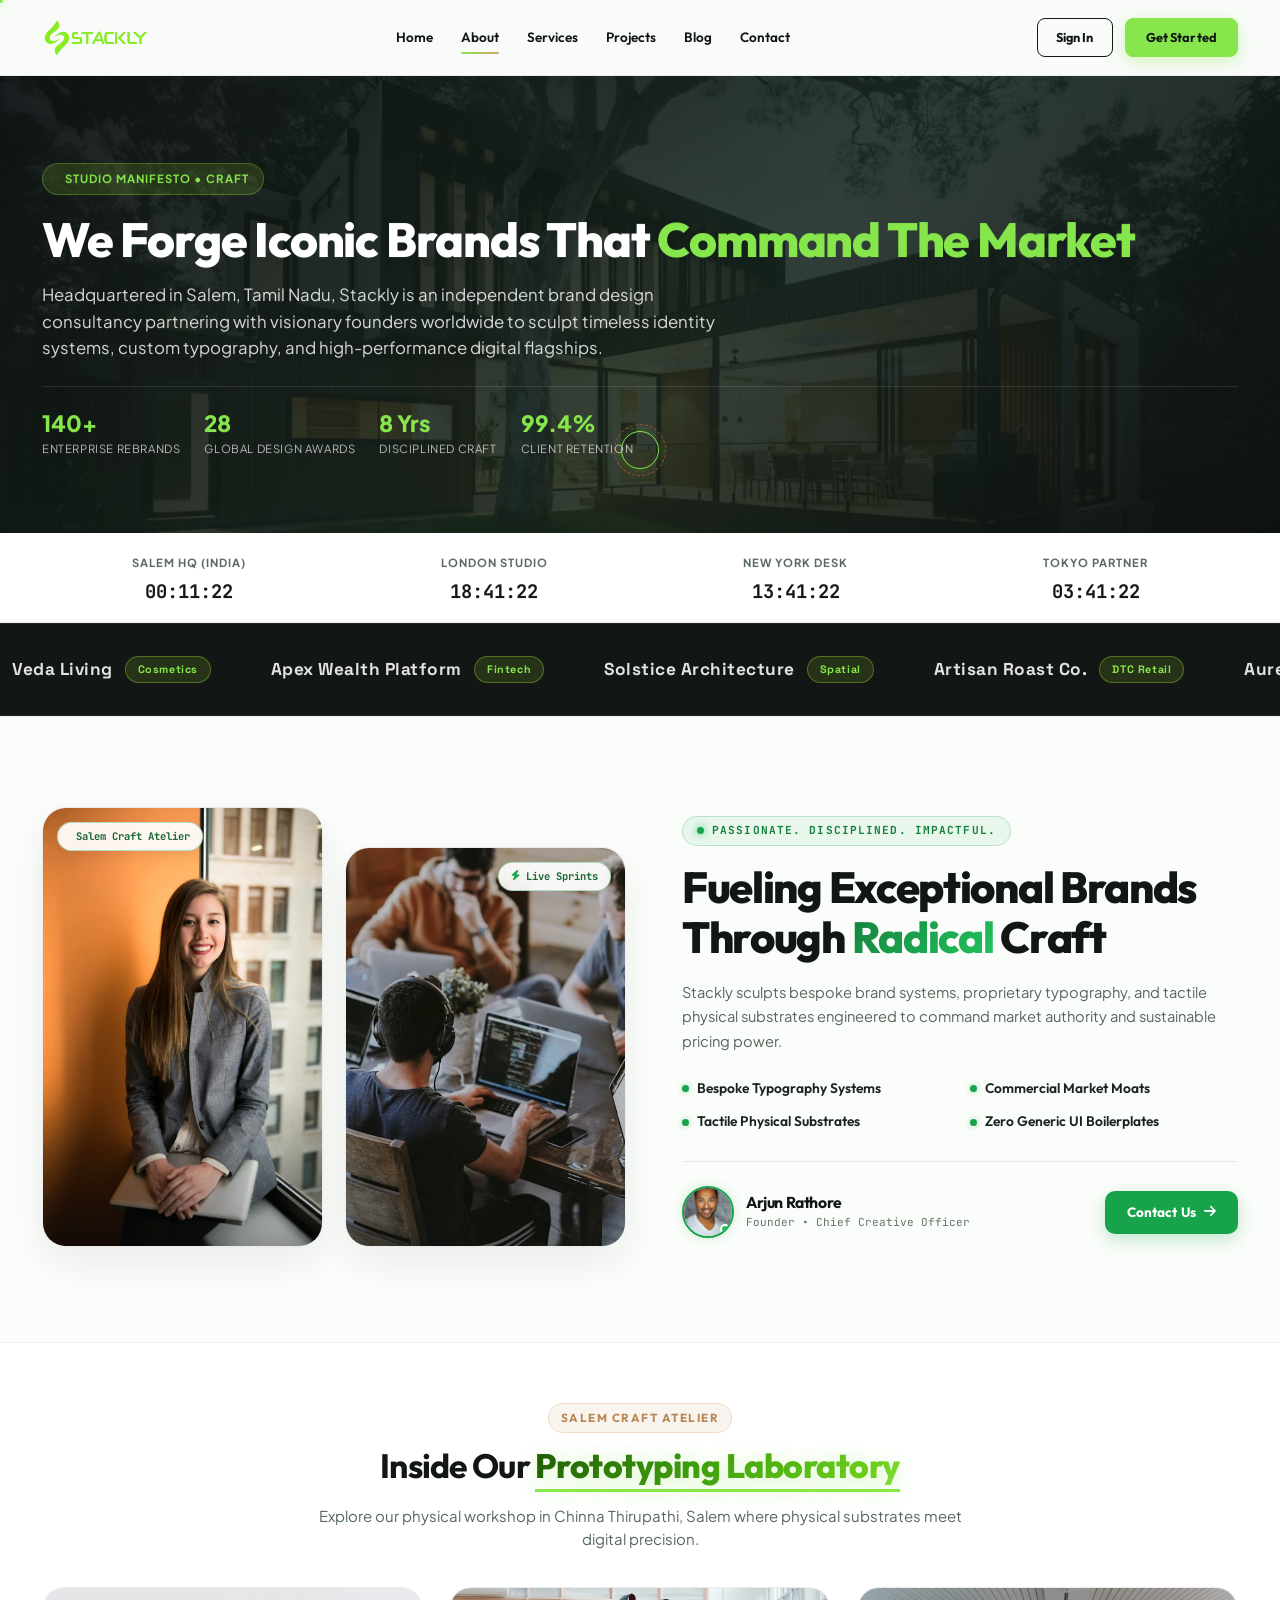
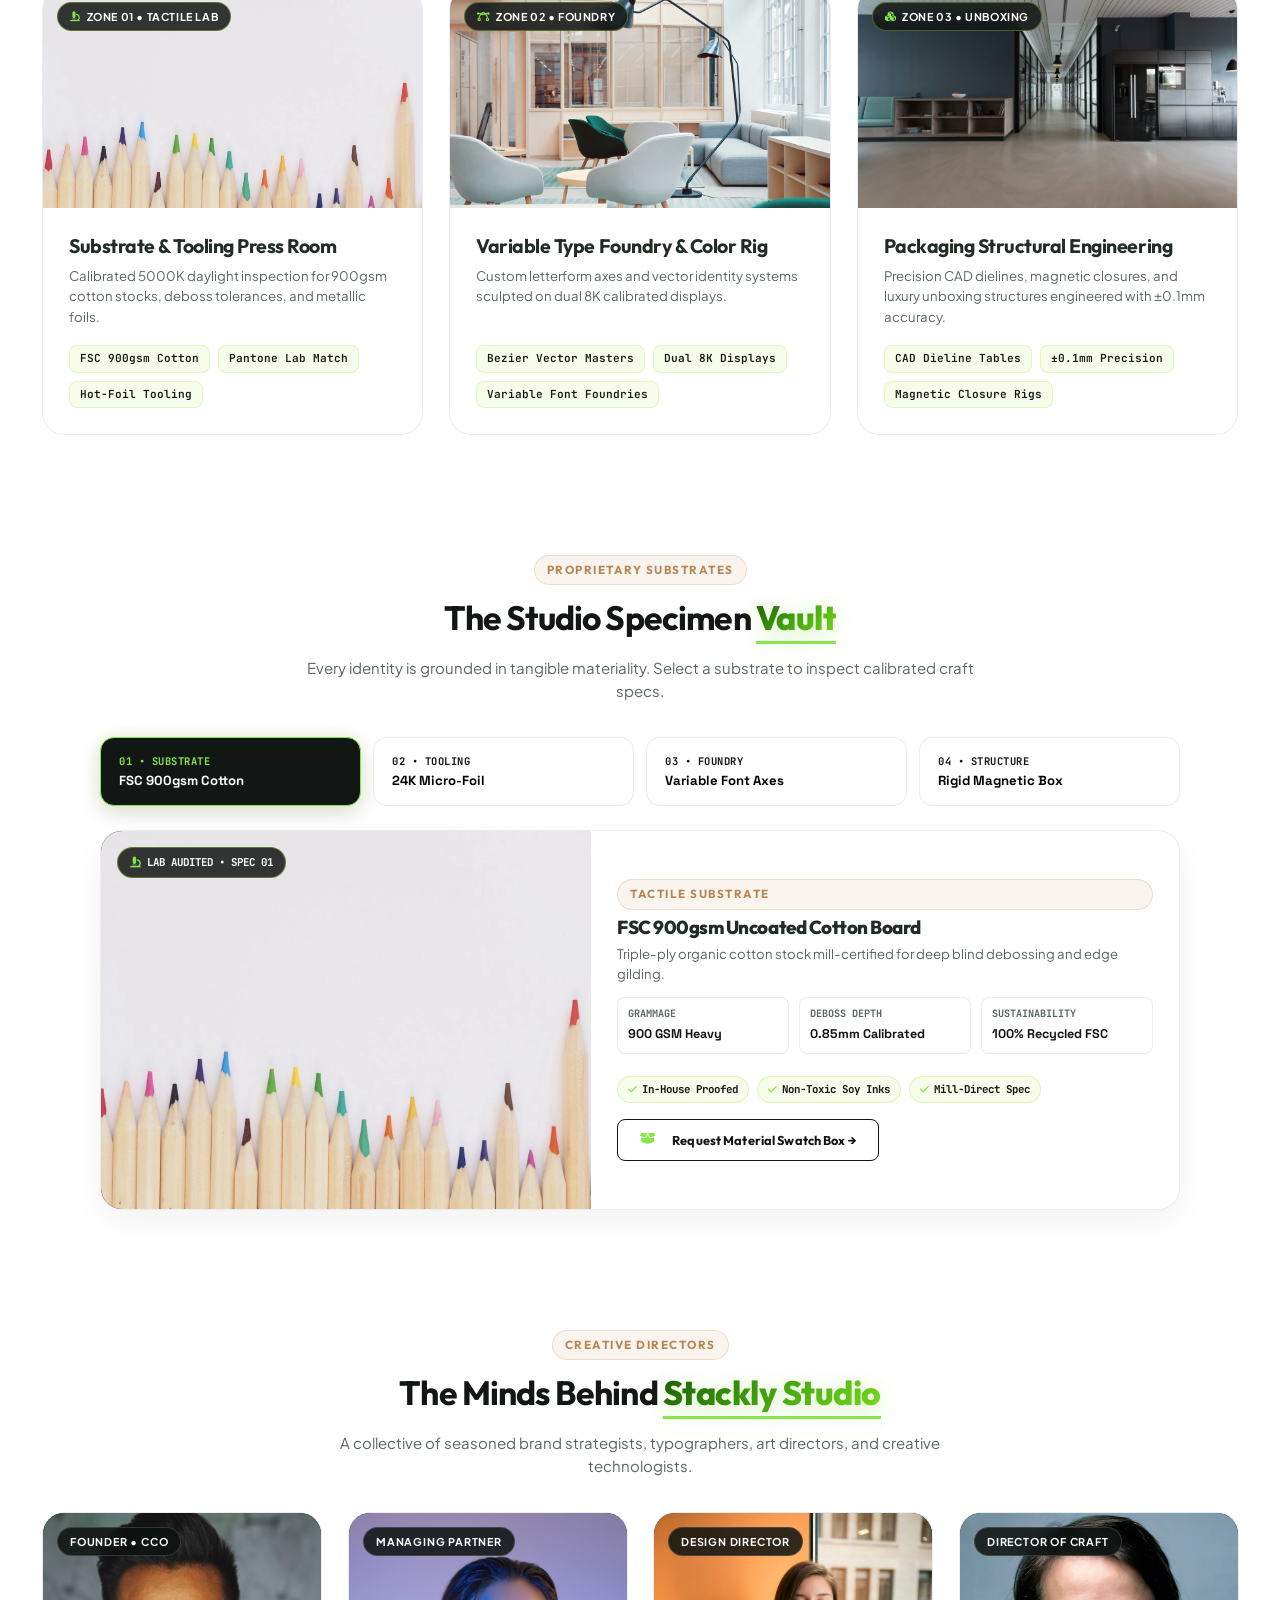
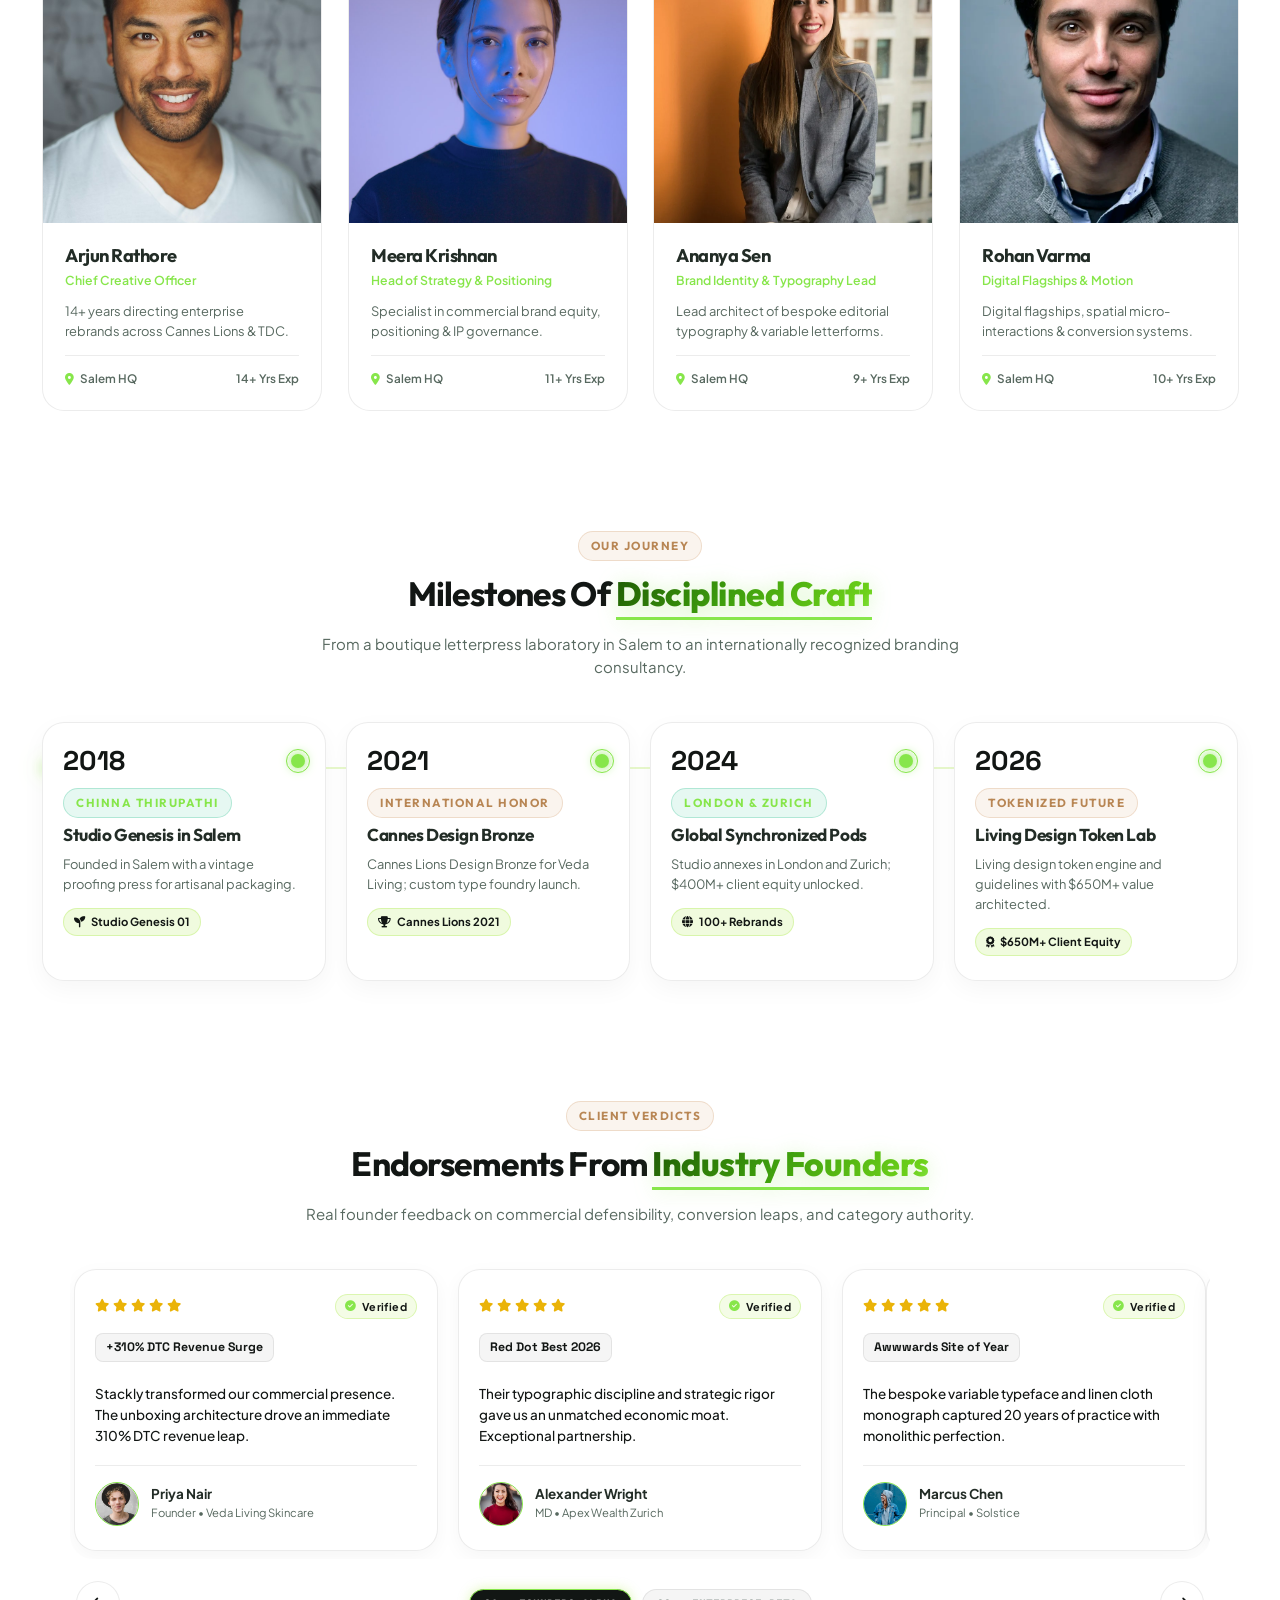
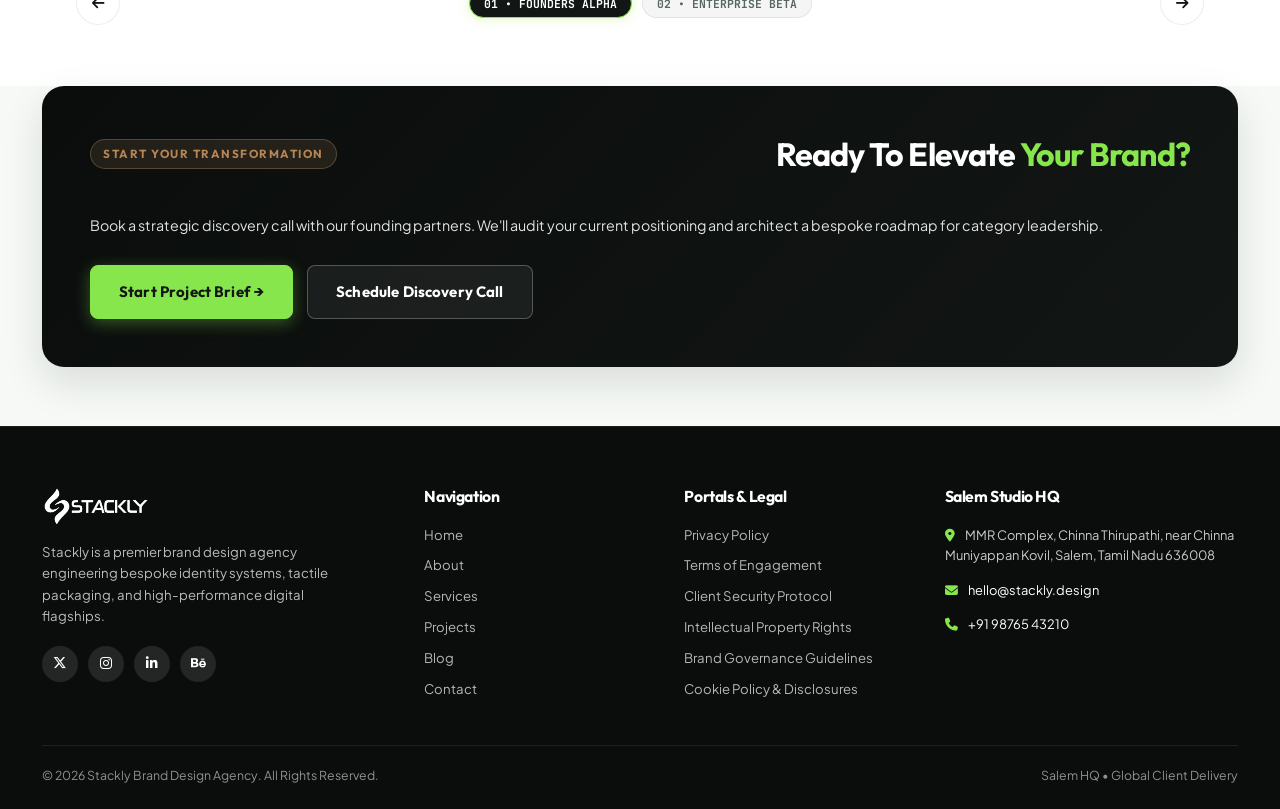
<file: about.html>
<!DOCTYPE html>
<html lang="en">
<head>
    <meta charset="UTF-8">
    <meta name="viewport" content="width=device-width, initial-scale=1.0">
    <title>About Atelier &amp; Philosophy | Stackly - Brand Design Agency</title>
    <link rel="icon" href="assets/top-logo.webp" type="image/webp">

    <link rel="preconnect" href="https://fonts.googleapis.com">
    <link rel="preconnect" href="https://fonts.gstatic.com" crossorigin>
    <link href="https://fonts.googleapis.com/css2?family=Inter:wght@300;400;500;600;700;800&family=JetBrains+Mono:wght@500;600;700&family=Playfair+Display:ital,wght@0,600;0,700;1,600&family=Plus+Jakarta+Sans:wght@400;500;600;700;800&family=Space+Grotesk:wght@500;600;700;800&display=swap" rel="stylesheet">
    <link rel="stylesheet" href="https://cdnjs.cloudflare.com/ajax/libs/font-awesome/6.5.1/css/all.min.css">
    <link rel="stylesheet" href="style.css">
</head>
<body>
    <div class="stackly-preloader" id="stacklyPreloader">
        <div class="preloader-brand">
            <img src="assets/logo.webp" alt="Stackly Studio">
        </div>
        <div class="preloader-bar-wrap">
            <div class="preloader-bar-fill" id="preloaderFill"></div>
        </div>
        <div class="preloader-meta">
            <span>SYNCHRONIZING CANVAS</span>
            <span id="preloaderCounter">0%</span>
        </div>
    </div>

    <header class="site-header">
        <div class="container header-container">
            <a href="index.html" class="brand-logo" title="Stackly Home">
                <img src="assets/logo.webp" alt="Stackly Studio">
            </a>

            <nav class="nav-links-wrap">
                <a href="index.html">Home</a>
                <a href="about.html" class="active">About</a>
                <a href="services.html">Services</a>
                <a href="projects.html">Projects</a>
                <a href="blog.html">Blog</a>
                <a href="contact.html">Contact</a>
            </nav>

            <div class="nav-cta-actions">
                <a href="signin.html" class="btn btn-outline" style="padding: 8px 18px; font-size: 0.85rem;">Sign In</a>
                <a href="get-started.html" class="btn btn-accent" style="padding: 8px 20px; font-size: 0.85rem;">Get Started</a>
                <button class="mobile-menu-toggle" id="mobileMenuToggle" aria-label="Open Menu">
                    <i class="fas fa-bars"></i>
                </button>
            </div>
        </div>
    </header>

    <div class="mobile-nav-drawer" id="mobileNavDrawer">
        <div class="mobile-drawer-header">
            <a href="index.html" class="brand-logo" title="Stackly Studio Home">
                <img src="assets/logo.webp" alt="Stackly Studio">
            </a>
            <button class="mobile-drawer-close" id="mobileDrawerClose" aria-label="Close Mobile Menu"><i class="fas fa-times"></i></button>
        </div>
        <div class="mobile-drawer-links">
            <a href="index.html">Home</a>
            <a href="about.html" class="active">About</a>
            <a href="services.html">Services</a>
            <a href="projects.html">Projects</a>
            <a href="blog.html">Blog</a>
            <a href="contact.html">Contact</a>
        </div>
        <div class="mobile-drawer-actions">
            <a href="signin.html" class="btn btn-outline btn-block">Sign In</a>
            <a href="get-started.html" class="btn btn-accent btn-block">Get Started</a>
        </div>
    </div>

    <section class="page-hero-banner hero-bg-about">
        <div class="container anim-slide-up">
            <span class="page-hero-eyebrow"><i class="fas fa-sparkles"></i> STUDIO MANIFESTO &bull; CRAFT</span>
            <h1 class="page-hero-title">
                We Forge Iconic Brands That <span>Command The Market</span>
            </h1>
            <p class="page-hero-subtitle">
                Headquartered in Salem, Tamil Nadu, Stackly is an independent brand design consultancy partnering with visionary founders worldwide to sculpt timeless identity systems, custom typography, and high-performance digital flagships.
            </p>
            <div class="page-hero-stats-row">
                <div class="page-hero-stat-item">
                    <span class="page-hero-stat-value">140+</span>
                    <span class="page-hero-stat-label">Enterprise Rebrands</span>
                </div>
                <div class="page-hero-stat-item">
                    <span class="page-hero-stat-value">28</span>
                    <span class="page-hero-stat-label">Global Design Awards</span>
                </div>
                <div class="page-hero-stat-item">
                    <span class="page-hero-stat-value">8 Yrs</span>
                    <span class="page-hero-stat-label">Disciplined Craft</span>
                </div>
                <div class="page-hero-stat-item">
                    <span class="page-hero-stat-value">99.4%</span>
                    <span class="page-hero-stat-label">Client Retention</span>
                </div>
            </div>
        </div>
    </section>

    <div style="background: #ffffff; border-bottom: 1px solid var(--border-subtle); padding: 16px 0;">
        <div class="container">
            <div style="display: flex; justify-content: space-around; flex-wrap: wrap; gap: 16px; text-align: center;" class="anim-slide-up">
                <div class="studio-clock-col">
                    <span style="font-size: 0.75rem; text-transform: uppercase; color: var(--text-muted); font-weight: 700; letter-spacing: 1px;">SALEM HQ (INDIA)</span>
                    <strong class="studio-clock-time" data-tz="Asia/Kolkata" style="display: block; font-family: 'JetBrains Mono', monospace; font-size: 1.25rem; color: var(--primary-green); margin-top: 4px;">--:--:--</strong>
                </div>
                <div class="studio-clock-col">
                    <span style="font-size: 0.75rem; text-transform: uppercase; color: var(--text-muted); font-weight: 700; letter-spacing: 1px;">LONDON STUDIO</span>
                    <strong class="studio-clock-time" data-tz="Europe/London" style="display: block; font-family: 'JetBrains Mono', monospace; font-size: 1.25rem; color: var(--primary-green); margin-top: 4px;">--:--:--</strong>
                </div>
                <div class="studio-clock-col">
                    <span style="font-size: 0.75rem; text-transform: uppercase; color: var(--text-muted); font-weight: 700; letter-spacing: 1px;">NEW YORK DESK</span>
                    <strong class="studio-clock-time" data-tz="America/New_York" style="display: block; font-family: 'JetBrains Mono', monospace; font-size: 1.25rem; color: var(--primary-green); margin-top: 4px;">--:--:--</strong>
                </div>
                <div class="studio-clock-col">
                    <span style="font-size: 0.75rem; text-transform: uppercase; color: var(--text-muted); font-weight: 700; letter-spacing: 1px;">TOKYO PARTNER</span>
                    <strong class="studio-clock-time" data-tz="Asia/Tokyo" style="display: block; font-family: 'JetBrains Mono', monospace; font-size: 1.25rem; color: var(--primary-green); margin-top: 4px;">--:--:--</strong>
                </div>
            </div>
        </div>
    </div>

    <div class="agency-marquee-section">
        <div class="agency-marquee-track">
            <span class="marquee-brand-item"><i class="fas fa-sparkles"></i> Veda Living <span class="marquee-pill">Cosmetics</span></span>
            <span class="marquee-brand-item"><i class="fas fa-sparkles"></i> Apex Wealth Platform <span class="marquee-pill">Fintech</span></span>
            <span class="marquee-brand-item"><i class="fas fa-sparkles"></i> Solstice Architecture <span class="marquee-pill">Spatial</span></span>
            <span class="marquee-brand-item"><i class="fas fa-sparkles"></i> Artisan Roast Co. <span class="marquee-pill">DTC Retail</span></span>
            <span class="marquee-brand-item"><i class="fas fa-sparkles"></i> Aurelia Haute Couture <span class="marquee-pill">Luxury</span></span>
            <span class="marquee-brand-item"><i class="fas fa-sparkles"></i> Horizon Mobility <span class="marquee-pill">EV &amp; Auto</span></span>
            <span class="marquee-brand-item"><i class="fas fa-sparkles"></i> Chronos Swiss Horology <span class="marquee-pill">Timepieces</span></span>
            <span class="marquee-brand-item"><i class="fas fa-sparkles"></i> Luma Spatial AI <span class="marquee-pill">Compute</span></span>

            <span class="marquee-brand-item"><i class="fas fa-sparkles"></i> Veda Living <span class="marquee-pill">Cosmetics</span></span>
            <span class="marquee-brand-item"><i class="fas fa-sparkles"></i> Apex Wealth Platform <span class="marquee-pill">Fintech</span></span>
            <span class="marquee-brand-item"><i class="fas fa-sparkles"></i> Solstice Architecture <span class="marquee-pill">Spatial</span></span>
            <span class="marquee-brand-item"><i class="fas fa-sparkles"></i> Artisan Roast Co. <span class="marquee-pill">DTC Retail</span></span>
            <span class="marquee-brand-item"><i class="fas fa-sparkles"></i> Aurelia Haute Couture <span class="marquee-pill">Luxury</span></span>
            <span class="marquee-brand-item"><i class="fas fa-sparkles"></i> Horizon Mobility <span class="marquee-pill">EV &amp; Auto</span></span>
            <span class="marquee-brand-item"><i class="fas fa-sparkles"></i> Chronos Swiss Horology <span class="marquee-pill">Timepieces</span></span>
            <span class="marquee-brand-item"><i class="fas fa-sparkles"></i> Luma Spatial AI <span class="marquee-pill">Compute</span></span>
        </div>
    </div>

    <section class="section atelier-showcase-section" id="atelierCreativeShowcase">
        <div class="container">
            <div class="atelier-showcase-grid">

                <div class="atelier-staggered-images anim-slide-up">
                    <div class="staggered-portrait-card card-primary">
                        <div class="portrait-img-wrap">
                            <img src="assets/images/hero_candidate_1.webp" alt="Stackly Creative Director at Salem Atelier" class="img-crystal-clear">
                            <div class="portrait-subtle-gradient"></div>
                        </div>
                        <div class="portrait-floating-badge">
                            <i class="fas fa-sparkles text-green"></i>
                            <span>Salem Craft Atelier</span>
                        </div>
                    </div>

                    <div class="staggered-portrait-card card-secondary">
                        <div class="portrait-img-wrap">
                            <img src="assets/images/team_collab.webp" alt="Stackly Brand Sprint Workshop" class="img-crystal-clear">
                            <div class="portrait-subtle-gradient"></div>
                        </div>
                        <div class="portrait-floating-badge badge-right">
                            <i class="fas fa-bolt text-green"></i>
                            <span>Live Sprints</span>
                        </div>
                    </div>
                </div>

                <div class="atelier-showcase-content anim-slide-up">
                    <div class="atelier-eyebrow-tag">
                        <span class="eyebrow-pulse-dot"></span>
                        <span>Passionate. Disciplined. Impactful.</span>
                    </div>

                    <h2 class="atelier-showcase-title">
                        Fueling Exceptional Brands Through <span class="text-green-accent">Radical</span> Craft
                    </h2>

                    <p class="atelier-showcase-desc">
                        Stackly sculpts bespoke brand systems, proprietary typography, and tactile physical substrates engineered to command market authority and sustainable pricing power.
                    </p>

                    <div class="atelier-checklist-grid">
                        <div class="checklist-col">
                            <div class="checklist-item">
                                <span class="green-bullet"></span>
                                <span>Bespoke Typography Systems</span>
                            </div>
                            <div class="checklist-item">
                                <span class="green-bullet"></span>
                                <span>Tactile Physical Substrates</span>
                            </div>
                        </div>
                        <div class="checklist-col">
                            <div class="checklist-item">
                                <span class="green-bullet"></span>
                                <span>Commercial Market Moats</span>
                            </div>
                            <div class="checklist-item">
                                <span class="green-bullet"></span>
                                <span>Zero Generic UI Boilerplates</span>
                            </div>
                        </div>
                    </div>

                    <div class="atelier-action-dock">
                        <div class="atelier-founder-card">
                            <div class="founder-avatar-wrap">
                                <img src="assets/images/founder_portrait.webp" alt="Arjun Rathore - Founder &amp; CCO">
                                <span class="founder-status-indicator"></span>
                            </div>
                            <div class="founder-details">
                                <h4 class="founder-name">Arjun Rathore</h4>
                                <span class="founder-role">Founder &bull; Chief Creative Officer</span>
                            </div>
                        </div>

                        <a href="contact.html" class="btn btn-green-action">
                            <span>Contact Us</span>
                            <i class="fas fa-arrow-right"></i>
                        </a>
                    </div>

                </div>

            </div>
        </div>
    </section>

    <section class="section" id="salemLaboratory" style="background: var(--bg-surface);">
        <div class="container">
            <div class="section-header text-center anim-slide-up">
                <span class="section-eyebrow sandal">SALEM CRAFT ATELIER</span>
                <h2 class="section-title">Inside Our <span>Prototyping Laboratory</span></h2>
                <p class="section-subtitle">Explore our physical workshop in Chinna Thirupathi, Salem where physical substrates meet digital precision.</p>
            </div>

            <div class="atelier-lab-grid anim-zoom-in">

                <div class="atelier-lab-card">
                    <div class="atelier-lab-thumb">
                        <img src="assets/images/studio_materials.webp" alt="Substrate and Tooling Press Room">
                        <span class="lab-hotspot-badge"><i class="fas fa-microscope"></i> ZONE 01 &bull; TACTILE LAB</span>
                    </div>
                    <div class="atelier-lab-body">
                        <h3>Substrate &amp; Tooling Press Room</h3>
                        <p>Calibrated 5000K daylight inspection for 900gsm cotton stocks, deboss tolerances, and metallic foils.</p>
                        <div class="lab-specs-tag-row">
                            <span class="lab-tag-pill">FSC 900gsm Cotton</span>
                            <span class="lab-tag-pill">Pantone Lab Match</span>
                            <span class="lab-tag-pill">Hot-Foil Tooling</span>
                        </div>
                    </div>
                </div>

                <div class="atelier-lab-card">
                    <div class="atelier-lab-thumb">
                        <img src="assets/images/hero_creative_workspace.webp" alt="Variable Typography Foundry">
                        <span class="lab-hotspot-badge"><i class="fas fa-bezier-curve"></i> ZONE 02 &bull; FOUNDRY</span>
                    </div>
                    <div class="atelier-lab-body">
                        <h3>Variable Type Foundry &amp; Color Rig</h3>
                        <p>Custom letterform axes and vector identity systems sculpted on dual 8K calibrated displays.</p>
                        <div class="lab-specs-tag-row">
                            <span class="lab-tag-pill">Bezier Vector Masters</span>
                            <span class="lab-tag-pill">Dual 8K Displays</span>
                            <span class="lab-tag-pill">Variable Font Foundries</span>
                        </div>
                    </div>
                </div>

                <div class="atelier-lab-card">
                    <div class="atelier-lab-thumb">
                        <img src="assets/images/studio_office.webp" alt="Packaging Engineering Workshop">
                        <span class="lab-hotspot-badge"><i class="fas fa-cubes"></i> ZONE 03 &bull; UNBOXING</span>
                    </div>
                    <div class="atelier-lab-body">
                        <h3>Packaging Structural Engineering</h3>
                        <p>Precision CAD dielines, magnetic closures, and luxury unboxing structures engineered with &plusmn;0.1mm accuracy.</p>
                        <div class="lab-specs-tag-row">
                            <span class="lab-tag-pill">CAD Dieline Tables</span>
                            <span class="lab-tag-pill">&plusmn;0.1mm Precision</span>
                            <span class="lab-tag-pill">Magnetic Closure Rigs</span>
                        </div>
                    </div>
                </div>
            </div>
        </div>
    </section>

    <section class="section" style="background: #ffffff;">
        <div class="container">
            <div class="section-header text-center anim-slide-up">
                <span class="section-eyebrow sandal">PROPRIETARY SUBSTRATES</span>
                <h2 class="section-title">The Studio Specimen <span>Vault</span></h2>
                <p class="section-subtitle">Every identity is grounded in tangible materiality. Select a substrate to inspect calibrated craft specs.</p>
            </div>

            <div class="specimen-vault-deck anim-zoom-in">

                <div class="specimen-tabs-row" id="specimenTabs">
                    <button class="specimen-tab-trigger active" data-specimen="0">
                        <span class="tab-tag">01 &bull; SUBSTRATE</span>
                        <span class="tab-label">FSC 900gsm Cotton</span>
                    </button>
                    <button class="specimen-tab-trigger" data-specimen="1">
                        <span class="tab-tag">02 &bull; TOOLING</span>
                        <span class="tab-label">24K Micro-Foil</span>
                    </button>
                    <button class="specimen-tab-trigger" data-specimen="2">
                        <span class="tab-tag">03 &bull; FOUNDRY</span>
                        <span class="tab-label">Variable Font Axes</span>
                    </button>
                    <button class="specimen-tab-trigger" data-specimen="3">
                        <span class="tab-tag">04 &bull; STRUCTURE</span>
                        <span class="tab-label">Rigid Magnetic Box</span>
                    </button>
                </div>

                <div class="specimen-display-panel" id="specimenPanel">
                    <div class="specimen-panel-thumb">
                        <img id="specimenImg" src="assets/images/studio_materials.webp" alt="FSC Cotton Substrate Specimen">
                        <span class="specimen-floating-badge" id="specimenBadge"><i class="fas fa-microscope"></i> LAB AUDITED &bull; SPEC 01</span>
                    </div>
                    <div class="specimen-panel-body">
                        <span class="section-eyebrow sandal" id="specimenCat" style="margin-bottom: 6px; display: inline-block;">TACTILE SUBSTRATE</span>
                        <h3 id="specimenTitle">FSC 900gsm Uncoated Cotton Board</h3>
                        <p id="specimenDesc">Triple-ply organic cotton stock mill-certified for deep blind debossing and edge gilding.</p>

                        <div class="specimen-specs-triad">
                            <div class="specimen-spec-box">
                                <span class="spec-k" id="specK1Title">Grammage</span>
                                <span class="spec-v" id="specK1Val">900 GSM Heavy</span>
                            </div>
                            <div class="specimen-spec-box">
                                <span class="spec-k" id="specK2Title">Deboss Depth</span>
                                <span class="spec-v" id="specK2Val">0.85mm Calibrated</span>
                            </div>
                            <div class="specimen-spec-box">
                                <span class="spec-k" id="specK3Title">Sustainability</span>
                                <span class="spec-v" id="specK3Val">100% Recycled FSC</span>
                            </div>
                        </div>

                        <div class="specimen-finishes-row">
                            <span class="specimen-chip"><i class="fas fa-check"></i> In-House Proofed</span>
                            <span class="specimen-chip"><i class="fas fa-check"></i> Non-Toxic Soy Inks</span>
                            <span class="specimen-chip"><i class="fas fa-check"></i> Mill-Direct Spec</span>
                        </div>

                        <div>
                            <a href="contact.html" class="btn btn-outline" style="padding: 10px 22px; font-size: 0.85rem;"><i class="fas fa-box-open" style="margin-right: 6px; color: var(--primary-lime);"></i> Request Material Swatch Box &rarr;</a>
                        </div>
                    </div>
                </div>
            </div>
        </div>
    </section>

    <section class="section" style="background: #ffffff;">
        <div class="container">
            <div class="section-header text-center anim-slide-up">
                <span class="section-eyebrow sandal">CREATIVE DIRECTORS</span>
                <h2 class="section-title">The Minds Behind <span>Stackly Studio</span></h2>
                <p class="section-subtitle">A collective of seasoned brand strategists, typographers, art directors, and creative technologists.</p>
            </div>

            <div class="team-interactive-grid">

                <div class="team-interactive-card anim-slide-up">
                    <div class="team-photo-frame">
                        <img src="assets/images/founder_portrait.webp" alt="Arjun Rathore">
                        <span class="team-role-pill">Founder &bull; CCO</span>
                        <div class="team-social-dock">
                            <a href="404.html" class="team-social-btn" title="LinkedIn"><i class="fab fa-linkedin-in"></i></a>
                            <a href="404.html" class="team-social-btn" title="X"><i class="fa-brands fa-x-twitter"></i></a>
                            <a href="404.html" class="team-social-btn" title="Behance"><i class="fab fa-behance"></i></a>
                            <a href="contact.html" class="team-social-btn" title="Contact"><i class="fas fa-envelope"></i></a>
                        </div>
                    </div>
                    <div class="team-card-info">
                        <h3>Arjun Rathore</h3>
                        <span class="team-sub-title">Chief Creative Officer</span>
                        <p>14+ years directing enterprise rebrands across Cannes Lions &amp; TDC.</p>
                        <div class="team-meta-row">
                            <span><i class="fas fa-location-dot" style="color: var(--primary-lime); margin-right: 4px;"></i> Salem HQ</span>
                            <span>14+ Yrs Exp</span>
                        </div>
                    </div>
                </div>

                <div class="team-interactive-card anim-slide-up" style="transition-delay: 0.1s;">
                    <div class="team-photo-frame">
                        <img src="assets/images/director_portrait.webp" alt="Meera Krishnan">
                        <span class="team-role-pill">Managing Partner</span>
                        <div class="team-social-dock">
                            <a href="404.html" class="team-social-btn" title="LinkedIn"><i class="fab fa-linkedin-in"></i></a>
                            <a href="404.html" class="team-social-btn" title="X"><i class="fa-brands fa-x-twitter"></i></a>
                            <a href="404.html" class="team-social-btn" title="Behance"><i class="fab fa-behance"></i></a>
                            <a href="contact.html" class="team-social-btn" title="Contact"><i class="fas fa-envelope"></i></a>
                        </div>
                    </div>
                    <div class="team-card-info">
                        <h3>Meera Krishnan</h3>
                        <span class="team-sub-title">Head of Strategy &amp; Positioning</span>
                        <p>Specialist in commercial brand equity, positioning &amp; IP governance.</p>
                        <div class="team-meta-row">
                            <span><i class="fas fa-location-dot" style="color: var(--primary-lime); margin-right: 4px;"></i> Salem HQ</span>
                            <span>11+ Yrs Exp</span>
                        </div>
                    </div>
                </div>

                <div class="team-interactive-card anim-slide-up" style="transition-delay: 0.2s;">
                    <div class="team-photo-frame">
                        <img src="assets/images/hero_candidate_1.webp" alt="Ananya Sen">
                        <span class="team-role-pill">Design Director</span>
                        <div class="team-social-dock">
                            <a href="404.html" class="team-social-btn" title="LinkedIn"><i class="fab fa-linkedin-in"></i></a>
                            <a href="404.html" class="team-social-btn" title="X"><i class="fa-brands fa-x-twitter"></i></a>
                            <a href="404.html" class="team-social-btn" title="Behance"><i class="fab fa-behance"></i></a>
                            <a href="contact.html" class="team-social-btn" title="Contact"><i class="fas fa-envelope"></i></a>
                        </div>
                    </div>
                    <div class="team-card-info">
                        <h3>Ananya Sen</h3>
                        <span class="team-sub-title">Brand Identity &amp; Typography Lead</span>
                        <p>Lead architect of bespoke editorial typography &amp; variable letterforms.</p>
                        <div class="team-meta-row">
                            <span><i class="fas fa-location-dot" style="color: var(--primary-lime); margin-right: 4px;"></i> Salem HQ</span>
                            <span>9+ Yrs Exp</span>
                        </div>
                    </div>
                </div>

                <div class="team-interactive-card anim-slide-up" style="transition-delay: 0.3s;">
                    <div class="team-photo-frame">
                        <img src="assets/images/design_lead.webp" alt="Rohan Varma">
                        <span class="team-role-pill">Director of Craft</span>
                        <div class="team-social-dock">
                            <a href="404.html" class="team-social-btn" title="LinkedIn"><i class="fab fa-linkedin-in"></i></a>
                            <a href="404.html" class="team-social-btn" title="X"><i class="fa-brands fa-x-twitter"></i></a>
                            <a href="404.html" class="team-social-btn" title="Behance"><i class="fab fa-behance"></i></a>
                            <a href="contact.html" class="team-social-btn" title="Contact"><i class="fas fa-envelope"></i></a>
                        </div>
                    </div>
                    <div class="team-card-info">
                        <h3>Rohan Varma</h3>
                        <span class="team-sub-title">Digital Flagships &amp; Motion</span>
                        <p>Digital flagships, spatial micro-interactions &amp; conversion systems.</p>
                        <div class="team-meta-row">
                            <span><i class="fas fa-location-dot" style="color: var(--primary-lime); margin-right: 4px;"></i> Salem HQ</span>
                            <span>10+ Yrs Exp</span>
                        </div>
                    </div>
                </div>
            </div>
        </div>
    </section>

    <section class="section" style="background: var(--bg-surface);">
        <div class="container">
            <div class="section-header text-center anim-slide-up">
                <span class="section-eyebrow sandal">OUR JOURNEY</span>
                <h2 class="section-title">Milestones Of <span>Disciplined Craft</span></h2>
                <p class="section-subtitle">From a boutique letterpress laboratory in Salem to an internationally recognized branding consultancy.</p>
            </div>

            <div class="timeline-pipeline-track anim-slide-up">

                <div class="timeline-pipeline-card">
                    <div class="timeline-node-header">
                        <span class="timeline-year-callout">2018</span>
                        <span class="timeline-node-pin"></span>
                    </div>
                    <span class="section-eyebrow" style="margin-bottom: 6px;">CHINNA THIRUPATHI</span>
                    <h4>Studio Genesis in Salem</h4>
                    <p>Founded in Salem with a vintage proofing press for artisanal packaging.</p>
                    <span class="timeline-stat-tag"><i class="fas fa-seedling"></i> Studio Genesis 01</span>
                </div>

                <div class="timeline-pipeline-card" style="transition-delay: 0.1s;">
                    <div class="timeline-node-header">
                        <span class="timeline-year-callout">2021</span>
                        <span class="timeline-node-pin"></span>
                    </div>
                    <span class="section-eyebrow sandal" style="margin-bottom: 6px;">INTERNATIONAL HONOR</span>
                    <h4>Cannes Design Bronze</h4>
                    <p>Cannes Lions Design Bronze for Veda Living; custom type foundry launch.</p>
                    <span class="timeline-stat-tag"><i class="fas fa-trophy"></i> Cannes Lions 2021</span>
                </div>

                <div class="timeline-pipeline-card" style="transition-delay: 0.2s;">
                    <div class="timeline-node-header">
                        <span class="timeline-year-callout">2024</span>
                        <span class="timeline-node-pin"></span>
                    </div>
                    <span class="section-eyebrow" style="margin-bottom: 6px;">LONDON &amp; ZURICH</span>
                    <h4>Global Synchronized Pods</h4>
                    <p>Studio annexes in London and Zurich; $400M+ client equity unlocked.</p>
                    <span class="timeline-stat-tag"><i class="fas fa-globe"></i> 100+ Rebrands</span>
                </div>

                <div class="timeline-pipeline-card" style="transition-delay: 0.3s;">
                    <div class="timeline-node-header">
                        <span class="timeline-year-callout">2026</span>
                        <span class="timeline-node-pin"></span>
                    </div>
                    <span class="section-eyebrow sandal" style="margin-bottom: 6px;">TOKENIZED FUTURE</span>
                    <h4>Living Design Token Lab</h4>
                    <p>Living design token engine and guidelines with $650M+ value architected.</p>
                    <span class="timeline-stat-tag"><i class="fas fa-award"></i> $650M+ Client Equity</span>
                </div>
            </div>
        </div>
    </section>

    <section class="section" style="background: var(--bg-surface);">
        <div class="container">
            <div class="section-header text-center anim-slide-up">
                <span class="section-eyebrow sandal">CLIENT VERDICTS</span>
                <h2 class="section-title">Endorsements From <span>Industry Founders</span></h2>
                <p class="section-subtitle">Real founder feedback on commercial defensibility, conversion leaps, and category authority.</p>
            </div>

            <div class="verdicts-multislide-container anim-zoom-in">
                <div class="verdicts-multislide-viewport">
                    <div class="verdicts-multislide-track" id="verdictsMultiTrack">

                        <div class="verdicts-deck-page">

                            <div class="verdict-compact-card">
                                <div>
                                    <div class="short-card-header">
                                        <div class="stars-rating-row">
                                            <i class="fas fa-star"></i><i class="fas fa-star"></i><i class="fas fa-star"></i><i class="fas fa-star"></i><i class="fas fa-star"></i>
                                        </div>
                                        <span class="verified-founder-badge"><i class="fas fa-check-circle"></i> Verified</span>
                                    </div>
                                    <span class="impact-metric-pill">+310% DTC Revenue Surge</span>
                                    <p class="verdict-card-quote">
                                        Stackly transformed our commercial presence. The unboxing architecture drove an immediate 310% DTC revenue leap.
                                    </p>
                                </div>
                                <div class="short-client-profile">
                                    <img src="assets/images/user1.webp" alt="Priya Nair" class="short-client-avatar">
                                    <div class="short-client-meta">
                                        <strong>Priya Nair</strong>
                                        <span>Founder &bull; Veda Living Skincare</span>
                                    </div>
                                </div>
                            </div>

                            <div class="verdict-compact-card">
                                <div>
                                    <div class="short-card-header">
                                        <div class="stars-rating-row">
                                            <i class="fas fa-star"></i><i class="fas fa-star"></i><i class="fas fa-star"></i><i class="fas fa-star"></i><i class="fas fa-star"></i>
                                        </div>
                                        <span class="verified-founder-badge"><i class="fas fa-check-circle"></i> Verified</span>
                                    </div>
                                    <span class="impact-metric-pill">Red Dot Best 2026</span>
                                    <p class="verdict-card-quote">
                                        Their typographic discipline and strategic rigor gave us an unmatched economic moat. Exceptional partnership.
                                    </p>
                                </div>
                                <div class="short-client-profile">
                                    <img src="assets/images/user2.webp" alt="Alexander Wright" class="short-client-avatar">
                                    <div class="short-client-meta">
                                        <strong>Alexander Wright</strong>
                                        <span>MD &bull; Apex Wealth Zurich</span>
                                    </div>
                                </div>
                            </div>

                            <div class="verdict-compact-card">
                                <div>
                                    <div class="short-card-header">
                                        <div class="stars-rating-row">
                                            <i class="fas fa-star"></i><i class="fas fa-star"></i><i class="fas fa-star"></i><i class="fas fa-star"></i><i class="fas fa-star"></i>
                                        </div>
                                        <span class="verified-founder-badge"><i class="fas fa-check-circle"></i> Verified</span>
                                    </div>
                                    <span class="impact-metric-pill">Awwwards Site of Year</span>
                                    <p class="verdict-card-quote">
                                        The bespoke variable typeface and linen cloth monograph captured 20 years of practice with monolithic perfection.
                                    </p>
                                </div>
                                <div class="short-client-profile">
                                    <img src="assets/images/user3.webp" alt="Marcus Chen" class="short-client-avatar">
                                    <div class="short-client-meta">
                                        <strong>Marcus Chen</strong>
                                        <span>Principal &bull; Solstice</span>
                                    </div>
                                </div>
                            </div>
                        </div>

                        <div class="verdicts-deck-page">

                            <div class="verdict-compact-card">
                                <div>
                                    <div class="short-card-header">
                                        <div class="stars-rating-row">
                                            <i class="fas fa-star"></i><i class="fas fa-star"></i><i class="fas fa-star"></i><i class="fas fa-star"></i><i class="fas fa-star"></i>
                                        </div>
                                        <span class="verified-founder-badge"><i class="fas fa-check-circle"></i> Verified</span>
                                    </div>
                                    <span class="impact-metric-pill">+220% Subscriptions</span>
                                    <p class="verdict-card-quote">
                                        Our embossed airtight tin packaging and headless store increased repeat subscriptions and customer LTV by 220%.
                                    </p>
                                </div>
                                <div class="short-client-profile">
                                    <img src="assets/images/user4.webp" alt="Elena Rossi" class="short-client-avatar">
                                    <div class="short-client-meta">
                                        <strong>Elena Rossi</strong>
                                        <span>Co-Founder &bull; Artisan Roast</span>
                                    </div>
                                </div>
                            </div>

                            <div class="verdict-compact-card">
                                <div>
                                    <div class="short-card-header">
                                        <div class="stars-rating-row">
                                            <i class="fas fa-star"></i><i class="fas fa-star"></i><i class="fas fa-star"></i><i class="fas fa-star"></i><i class="fas fa-star"></i>
                                        </div>
                                        <span class="verified-founder-badge"><i class="fas fa-check-circle"></i> Verified</span>
                                    </div>
                                    <span class="impact-metric-pill">100% Collector Sell-Out</span>
                                    <p class="verdict-card-quote">
                                        From kinetic tourbillon stingers to VIP certificates, Stackly executed luxury horology with surgical precision.
                                    </p>
                                </div>
                                <div class="short-client-profile">
                                    <img src="assets/images/cand_1508214751196-bcfd4ca60f91.webp" alt="Henri Dumont" class="short-client-avatar">
                                    <div class="short-client-meta">
                                        <strong>Henri Dumont</strong>
                                        <span>Heritage Director &bull; Chronos</span>
                                    </div>
                                </div>
                            </div>

                            <div class="verdict-compact-card">
                                <div>
                                    <div class="short-card-header">
                                        <div class="stars-rating-row">
                                            <i class="fas fa-star"></i><i class="fas fa-star"></i><i class="fas fa-star"></i><i class="fas fa-star"></i><i class="fas fa-star"></i>
                                        </div>
                                        <span class="verified-founder-badge"><i class="fas fa-check-circle"></i> Verified</span>
                                    </div>
                                    <span class="impact-metric-pill">Vogue Global Feature</span>
                                    <p class="verdict-card-quote">
                                        Sub-second page speeds and haute editorial layouts that convert discerning luxury buyers effortlessly.
                                    </p>
                                </div>
                                <div class="short-client-profile">
                                    <img src="assets/images/cand_1531746020798-e6953c6e8e04.webp" alt="Sophie Laurent" class="short-client-avatar">
                                    <div class="short-client-meta">
                                        <strong>Sophie Laurent</strong>
                                        <span>Creative Lead &bull; Aurelia</span>
                                    </div>
                                </div>
                            </div>
                        </div>
                    </div>
                </div>

                <div class="verdict-controls-bar">
                    <button class="verdict-nav-btn" id="prevVerdictsBtn" aria-label="Previous Reviews">
                        <i class="fas fa-arrow-left"></i>
                    </button>

                    <div class="verdict-indicators">
                        <button class="verdict-indicator-btn active" data-deck="0">01 &bull; FOUNDERS ALPHA</button>
                        <button class="verdict-indicator-btn" data-deck="1">02 &bull; ENTERPRISE BETA</button>
                    </div>

                    <button class="verdict-nav-btn" id="nextVerdictsBtn" aria-label="Next Reviews">
                        <i class="fas fa-arrow-right"></i>
                    </button>
                </div>
            </div>
        </div>
    </section>

    <section class="section" style="padding-top: 0;">
        <div class="container">
            <div class="responsive-cta-banner anim-zoom-in">
                <span class="section-eyebrow sandal">START YOUR TRANSFORMATION</span>
                <h2>Ready To Elevate <span>Your Brand?</span></h2>
                <p>Book a strategic discovery call with our founding partners. We'll audit your current positioning and architect a bespoke roadmap for category leadership.</p>
                <div class="responsive-cta-buttons">
                    <a href="get-started.html" class="btn btn-primary" style="padding: 14px 28px;">Start Project Brief &rarr;</a>
                    <a href="contact.html" class="btn btn-outline" style="padding: 14px 28px; background: rgba(255,255,255,0.06); border-color: rgba(255,255,255,0.25); color: #ffffff;">Schedule Discovery Call</a>
                </div>
            </div>
        </div>
    </section>

    <footer class="site-footer">
        <div class="container">
            <div class="footer-grid">
                <div class="footer-brand-col">
                    <a href="index.html"><img src="assets/logo.webp" alt="Stackly Studio"></a>
                    <p>Stackly is a premier brand design agency engineering bespoke identity systems, tactile packaging, and high-performance digital flagships.</p>
                    <div class="footer-socials">
                        <a href="404.html" class="footer-social-btn" title="X"><i class="fa-brands fa-x-twitter"></i></a>
                        <a href="404.html" class="footer-social-btn" title="Instagram"><i class="fab fa-instagram"></i></a>
                        <a href="404.html" class="footer-social-btn" title="LinkedIn"><i class="fab fa-linkedin-in"></i></a>
                        <a href="404.html" class="footer-social-btn" title="Behance"><i class="fab fa-behance"></i></a>
                    </div>
                </div>
                <div class="footer-col">
                    <h4>Navigation</h4>
                    <div class="footer-links-list">
                        <a href="index.html">Home</a>
                        <a href="about.html">About</a>
                        <a href="services.html">Services</a>
                        <a href="projects.html">Projects</a>
                        <a href="blog.html">Blog</a>
                        <a href="contact.html">Contact</a>
                    </div>
                </div>
                <div class="footer-col">
                    <h4>Portals &amp; Legal</h4>
                    <div class="footer-links-list">
                        <a href="404.html">Privacy Policy</a>
                        <a href="404.html">Terms of Engagement</a>
                        <a href="404.html">Client Security Protocol</a>
                        <a href="404.html">Intellectual Property Rights</a>
                        <a href="404.html">Brand Governance Guidelines</a>
                        <a href="404.html">Cookie Policy &amp; Disclosures</a>
                    </div>
                </div>
                <div class="footer-col">
                    <h4>Salem Studio HQ</h4>
                    <p class="footer-address-text">
                        <i class="fas fa-map-marker-alt" style="color: var(--accent-mint); margin-right: 8px;"></i>
                        MMR Complex, Chinna Thirupathi, near Chinna Muniyappan Kovil, Salem, Tamil Nadu 636008
                    </p>
                    <p class="footer-address-text">
                        <i class="fas fa-envelope" style="color: var(--accent-mint); margin-right: 8px;"></i>
                        <a href="contact.html" style="color: #ffffff;">hello@stackly.design</a>
                    </p>
                    <p class="footer-address-text">
                        <i class="fas fa-phone" style="color: var(--accent-mint); margin-right: 8px;"></i>
                        <a href="contact.html" style="color: #ffffff;">+91 98765 43210</a>
                    </p>
                </div>
            </div>
            <div class="footer-bottom-bar">
                <div>&copy; 2026 Stackly Brand Design Agency. All Rights Reserved.</div>
                <div>Salem HQ &bull; Global Client Delivery</div>
            </div>
        </div>
    </footer>

    <script src="script.js"></script>
</body>
</html>
</file>
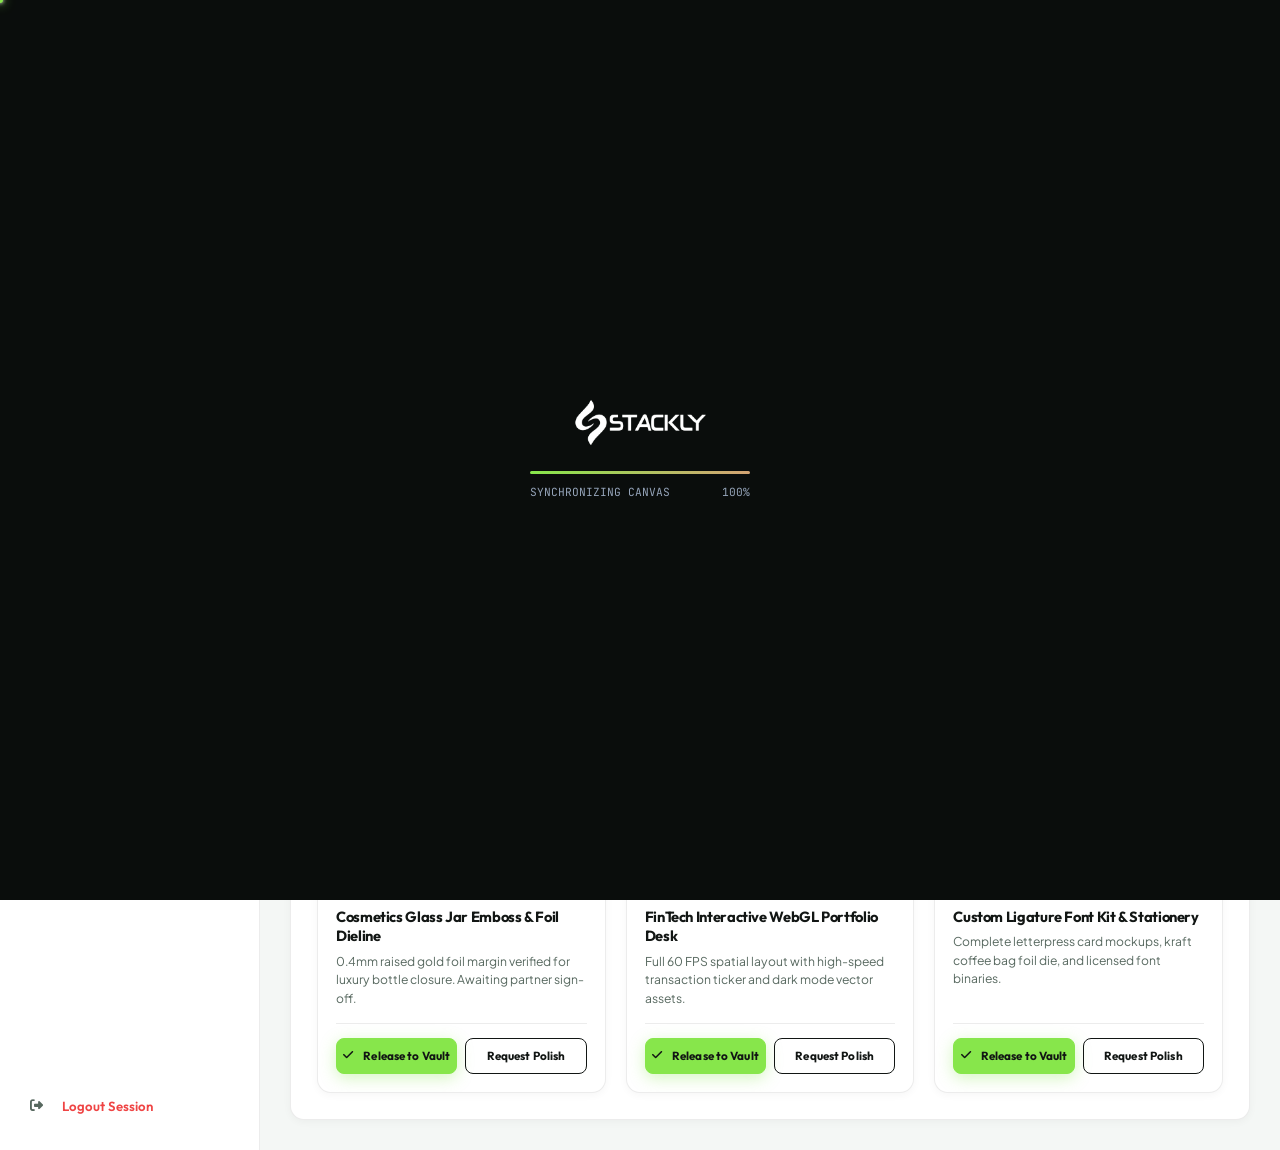
<file: admin-dashboard.html>
<!DOCTYPE html>
<html lang="en">
<head>
    <meta charset="UTF-8">
    <meta name="viewport" content="width=device-width, initial-scale=1.0">
    <title>Studio Executive Desk | Stackly - Brand Design Agency</title>
    <link rel="icon" href="assets/top-logo.webp" type="image/webp">

    <link rel="preconnect" href="https://fonts.googleapis.com">
    <link rel="preconnect" href="https://fonts.gstatic.com" crossorigin>
    <link href="https://fonts.googleapis.com/css2?family=Inter:wght@300;400;500;600;700;800&family=JetBrains+Mono:wght@500;600;700&family=Plus+Jakarta+Sans:wght@400;500;600;700;800&family=Space+Grotesk:wght@500;600;700;800&display=swap" rel="stylesheet">
    <link rel="stylesheet" href="https://cdnjs.cloudflare.com/ajax/libs/font-awesome/6.5.1/css/all.min.css">
    <link rel="stylesheet" href="style.css">
</head>
<body class="dash-page-body">
    <div class="stackly-preloader" id="stacklyPreloader">
        <div class="preloader-brand">
            <img src="assets/logo.webp" alt="Stackly Studio">
        </div>
        <div class="preloader-bar-wrap">
            <div class="preloader-bar-fill" id="preloaderFill"></div>
        </div>
        <div class="preloader-meta">
            <span>SYNCHRONIZING CANVAS</span>
            <span id="preloaderCounter">0%</span>
        </div>
    </div>

    <div class="custom-cursor-dot"></div>
    <div class="custom-cursor-gyro">
        <div class="cursor-ring-inner"></div>
        <div class="cursor-ring-dashed"></div>
    </div>

    <header class="dash-navbar">
        <div class="dash-nav-left">
            <button class="dash-sidebar-toggle" id="dashSidebarToggle" aria-label="Toggle Dashboard Menu" title="Toggle Menu">
                <i class="fas fa-bars icon-bars"></i>
                <i class="fas fa-times icon-times"></i>
            </button>
            <a href="index.html" class="brand-logo" title="Stackly Studio">
                <img src="assets/logo.webp" alt="Stackly Studio">
            </a>
            <span class="dash-nav-badge" style="background: rgba(212,163,115,0.15); color: var(--accent-sandal-dark); border: 1px solid var(--border-sandal);">
                STUDIO ADMIN DESK
            </span>
        </div>

        <div class="dash-nav-right">

            <a href="index.html" class="btn btn-outline dash-nav-home-btn" title="Back to Studio Home">
                <i class="fas fa-home"></i> <span class="dash-home-label">Studio Home</span>
            </a>

            <div class="dash-notif-wrap">
                <button class="dash-bell-btn" id="dashBellBtn" aria-label="Curator Alerts">
                    <i class="fas fa-bell"></i>
                    <span class="bell-badge-pulse">5</span>
                </button>
                <div class="dash-notif-dropdown" id="dashNotifDropdown">
                    <div style="display: flex; justify-content: space-between; align-items: center; padding-bottom: 10px; border-bottom: 1px solid var(--border-subtle); margin-bottom: 10px;">
                        <strong style="font-size: 0.85rem; color: var(--primary-green);">Studio Action Queue (5)</strong>
                        <span style="font-size: 0.72rem; color: var(--text-muted); cursor: pointer;">Clear Queue</span>
                    </div>
                    <div style="display: flex; flex-direction: column; gap: 10px;">
                        <a href="404.html" style="display: flex; gap: 10px; font-size: 0.8rem; color: var(--text-dark);">
                            <i class="fas fa-paper-plane" style="color: var(--accent-mint); margin-top: 3px;"></i>
                            <div>
                                <strong>New Enterprise RFP Submitted</strong>
                                <p style="font-size: 0.72rem; color: var(--text-muted); margin: 0;">Horizon Mobility requested Tier-3 proposal.</p>
                            </div>
                        </a>
                        <a href="404.html" style="display: flex; gap: 10px; font-size: 0.8rem; color: var(--text-dark);">
                            <i class="fas fa-check-double" style="color: #10b981; margin-top: 3px;"></i>
                            <div>
                                <strong>Client Signed Off Sprint 2</strong>
                                <p style="font-size: 0.72rem; color: var(--text-muted); margin: 0;">$21,000 milestone invoice cleared via wire.</p>
                            </div>
                        </a>
                        <a href="404.html" style="display: flex; gap: 10px; font-size: 0.8rem; color: var(--text-dark);">
                            <i class="fas fa-users" style="color: var(--accent-sandal); margin-top: 3px;"></i>
                            <div>
                                <strong>Salem Studio Capacity Alert</strong>
                                <p style="font-size: 0.72rem; color: var(--text-muted); margin: 0;">Q4 design slots reaching 94% allocation.</p>
                            </div>
                        </a>
                    </div>
                </div>
            </div>

            <div class="dash-nav-user-pill">
                <div class="dash-user-avatar user-display-avatar" style="background: var(--accent-sandal-dark);">A</div>
                <div style="line-height: 1.2;">
                    <strong class="user-display-name" style="font-size: 0.88rem; color: var(--text-dark); display: block;">Arjun Rathore</strong>
                    <span class="user-display-email" style="font-size: 0.72rem; color: var(--text-muted);">director@stackly.design</span>
                </div>
            </div>
        </div>
    </header>

    <div class="dash-sidebar-backdrop" id="dashSidebarBackdrop"></div>

    <div class="dash-app-layout">

        <aside class="dash-sidebar">
            <div>
                <div class="dash-sidebar-user">
                    <div class="dash-user-avatar user-display-avatar" style="background: var(--accent-sandal-dark);">A</div>
                    <div style="overflow: hidden;">
                        <strong class="user-display-name" style="font-size: 0.95rem; color: var(--primary-green); display: block; text-overflow: ellipsis; white-space: nowrap; overflow: hidden;">Arjun Rathore</strong>
                        <span class="user-display-email" style="font-size: 0.72rem; color: var(--text-muted); display: block; text-overflow: ellipsis; white-space: nowrap; overflow: hidden;">director@stackly.design</span>
                        <span style="font-size: 0.68rem; font-weight: 700; color: var(--accent-sandal-dark); background: rgba(212,163,115,0.15); padding: 2px 6px; border-radius: 4px; display: inline-block; margin-top: 4px;">
                            Chief Creative Officer
                        </span>
                    </div>
                </div>

                <nav class="dash-sidebar-menu">
                    <a href="#analytics" class="dash-menu-link active" data-tab="analytics">
                        <i class="fas fa-chart-pie"></i> Revenue &amp; GTV
                    </a>
                    <a href="#sprints" class="dash-menu-link" data-tab="sprints">
                        <i class="fas fa-tasks"></i> Sprint Operations
                    </a>
                    <a href="#pipeline" class="dash-menu-link" data-tab="pipeline">
                        <i class="fas fa-user-plus"></i> Client Pipeline
                    </a>
                    <a href="#review" class="dash-menu-link" data-tab="review">
                        <i class="fas fa-clipboard-check"></i> QA Review Desk
                    </a>
                    <a href="#team" class="dash-menu-link" data-tab="team">
                        <i class="fas fa-users-cog"></i> Team Allocation
                    </a>
                    <a href="#settings" class="dash-menu-link" data-tab="settings">
                        <i class="fas fa-sliders-h"></i> Studio Settings
                    </a>
                </nav>
            </div>

            <div>
                <a href="#logout" class="dash-menu-link dash-logout-btn" style="color: #ef4444;">
                    <i class="fas fa-sign-out-alt"></i> Logout Session
                </a>
            </div>
        </aside>

        <main class="dash-main-scroll">

            <div class="dash-tab-pane active" id="tab-analytics">

                <div class="dash-stats-grid">
                    <div class="dash-stat-card">
                        <div class="dash-stat-info">
                            <h5>GROSS PROJECT VALUE</h5>
                            <strong>$1.42M</strong>
                        </div>
                        <div class="dash-stat-icon"><i class="fas fa-dollar-sign"></i></div>
                    </div>
                    <div class="dash-stat-card">
                        <div class="dash-stat-info">
                            <h5>ACTIVE RETAINERS</h5>
                            <strong>14</strong>
                        </div>
                        <div class="dash-stat-icon" style="color: var(--accent-mint);"><i class="fas fa-briefcase"></i></div>
                    </div>
                    <div class="dash-stat-card">
                        <div class="dash-stat-info">
                            <h5>TEAM CAPACITY</h5>
                            <strong>91%</strong>
                        </div>
                        <div class="dash-stat-icon" style="color: var(--accent-sandal);"><i class="fas fa-users"></i></div>
                    </div>
                    <div class="dash-stat-card">
                        <div class="dash-stat-info">
                            <h5>AVG SPRINT MARGIN</h5>
                            <strong>68%</strong>
                        </div>
                        <div class="dash-stat-icon"><i class="fas fa-percentage"></i></div>
                    </div>
                </div>

                <div style="background: #ffffff; border-radius: var(--radius-md); padding: 26px; border: 1px solid var(--border-subtle); box-shadow: var(--shadow-sm); margin-bottom: 24px;">
                    <div style="display: flex; justify-content: space-between; align-items: center; margin-bottom: 18px;">
                        <h4 style="font-size: 1.15rem; color: var(--primary-green); margin: 0;">Active Enterprise Accounts Pipeline</h4>
                        <span style="font-size: 0.78rem; color: var(--text-muted);">Salem HQ Operations</span>
                    </div>

                    <div style="overflow-x: auto;">
                        <table style="width: 100%; border-collapse: collapse; font-size: 0.86rem; text-align: left;">
                            <thead>
                                <tr style="border-bottom: 1.5px solid var(--border-subtle); color: var(--text-muted); font-size: 0.75rem; text-transform: uppercase;">
                                    <th style="padding: 10px;">Client Organization</th>
                                    <th style="padding: 10px;">Engagement Tier</th>
                                    <th style="padding: 10px;">Sprint Phase</th>
                                    <th style="padding: 10px;">Lead Director</th>
                                    <th style="padding: 10px;">Contract Value</th>
                                    <th style="padding: 10px; text-align: right;">Status</th>
                                </tr>
                            </thead>
                            <tbody>
                                <tr style="border-bottom: 1px solid var(--border-subtle);">
                                    <td style="padding: 14px 10px; font-weight: 700; color: var(--primary-green);">
                                        Veda Living (Skincare)
                                    </td>
                                    <td style="padding: 10px;">Scale Flagship</td>
                                    <td style="padding: 10px;">Sprint 3 &bull; Digital Web</td>
                                    <td style="padding: 10px;">Arjun Rathore</td>
                                    <td style="padding: 10px; font-weight: 700;">$42,000</td>
                                    <td style="padding: 10px; text-align: right;">
                                        <span style="background: var(--bg-light-mint); color: var(--accent-mint); font-weight: 700; font-size: 0.72rem; padding: 2px 8px; border-radius: 4px;">ON TRACK</span>
                                    </td>
                                </tr>
                                <tr style="border-bottom: 1px solid var(--border-subtle);">
                                    <td style="padding: 14px 10px; font-weight: 700; color: var(--primary-green);">
                                        Apex Wealth FinTech
                                    </td>
                                    <td style="padding: 10px;">Enterprise Ecosystem</td>
                                    <td style="padding: 10px;">Sprint 4 &bull; Motion Systems</td>
                                    <td style="padding: 10px;">Rohan Varma</td>
                                    <td style="padding: 10px; font-weight: 700;">$85,000</td>
                                    <td style="padding: 10px; text-align: right;">
                                        <span style="background: var(--bg-light-mint); color: var(--accent-mint); font-weight: 700; font-size: 0.72rem; padding: 2px 8px; border-radius: 4px;">ON TRACK</span>
                                    </td>
                                </tr>
                                <tr style="border-bottom: 1px solid var(--border-subtle);">
                                    <td style="padding: 14px 10px; font-weight: 700; color: var(--primary-green);">
                                        Artisan Roast Specialty
                                    </td>
                                    <td style="padding: 10px;">Scale Flagship</td>
                                    <td style="padding: 10px;">Sprint 2 &bull; Packaging Dielines</td>
                                    <td style="padding: 10px;">Meera Krishnan</td>
                                    <td style="padding: 10px; font-weight: 700;">$38,000</td>
                                    <td style="padding: 10px; text-align: right;">
                                        <span style="background: rgba(212,163,115,0.15); color: var(--accent-sandal-dark); font-weight: 700; font-size: 0.72rem; padding: 2px 8px; border-radius: 4px;">REVIEW NEEDED</span>
                                    </td>
                                </tr>
                            </tbody>
                        </table>
                    </div>
                </div>

                <div style="background: #ffffff; border-radius: var(--radius-md); padding: 26px; border: 1px solid var(--border-subtle); box-shadow: var(--shadow-sm);">
                    <div style="display: flex; justify-content: space-between; align-items: center; margin-bottom: 6px; flex-wrap: wrap; gap: 10px;">
                        <div>
                            <span class="section-eyebrow" style="margin-bottom: 4px;">STUDIO PRODUCTION QUEUE</span>
                            <h4 style="font-size: 1.18rem; color: var(--primary-green); margin: 0;">Active Sprint Deliverables &amp; Visual Proofs</h4>
                        </div>
                        <span style="font-size: 0.8rem; color: var(--text-muted); background: var(--bg-canvas); padding: 4px 10px; border-radius: 4px; border: 1px solid var(--border-subtle);">
                            <i class="fas fa-palette" style="color: var(--accent-sandal); margin-right: 4px;"></i> Salem Atelier Pipeline
                        </span>
                    </div>
                    <p style="font-size: 0.84rem; color: var(--text-muted); margin-bottom: 18px;">Review output deliverables submitted by lead art directors before clearing for client vaults.</p>

                    <div class="dash-visual-grid">

                        <div class="dash-visual-card">
                            <div class="dash-visual-thumb">
                                <img src="assets/images/service_packaging.webp" alt="Packaging Dieline Proof" loading="lazy">
                                <span class="dash-visual-badge sandal"><i class="fas fa-box"></i> Veda Living &bull; Sprint 3</span>
                            </div>
                            <div class="dash-visual-body">
                                <div class="dash-visual-tags">
                                    <span class="dash-visual-tag">Packaging Dieline</span>
                                    <span class="dash-visual-tag">Lead: Arjun R.</span>
                                </div>
                                <h5 class="dash-visual-title">Cosmetics Glass Jar Emboss &amp; Foil Dieline</h5>
                                <p class="dash-visual-desc">0.4mm raised gold foil margin verified for luxury bottle closure. Awaiting partner sign-off.</p>
                                <div class="dash-visual-actions">
                                    <a href="404.html" class="btn btn-accent">
                                        <i class="fas fa-check"></i> Release to Vault
                                    </a>
                                    <a href="404.html" class="btn btn-outline">
                                        Request Polish
                                    </a>
                                </div>
                            </div>
                        </div>

                        <div class="dash-visual-card">
                            <div class="dash-visual-thumb">
                                <img src="assets/images/brand_sticky_showcase.webp" alt="Web Spatial UI" loading="lazy">
                                <span class="dash-visual-badge mint"><i class="fas fa-laptop-code"></i> Apex Wealth &bull; Sprint 4</span>
                            </div>
                            <div class="dash-visual-body">
                                <div class="dash-visual-tags">
                                    <span class="dash-visual-tag">Motion Systems</span>
                                    <span class="dash-visual-tag">Lead: Rohan V.</span>
                                </div>
                                <h5 class="dash-visual-title">FinTech Interactive WebGL Portfolio Desk</h5>
                                <p class="dash-visual-desc">Full 60 FPS spatial layout with high-speed transaction ticker and dark mode vector assets.</p>
                                <div class="dash-visual-actions">
                                    <a href="404.html" class="btn btn-accent">
                                        <i class="fas fa-check"></i> Release to Vault
                                    </a>
                                    <a href="404.html" class="btn btn-outline">
                                        Request Polish
                                    </a>
                                </div>
                            </div>
                        </div>

                        <div class="dash-visual-card">
                            <div class="dash-visual-thumb">
                                <img src="assets/images/mockup_stationery.webp" alt="Specialty Roaster Stationery" loading="lazy">
                                <span class="dash-visual-badge success"><i class="fas fa-feather-alt"></i> Artisan Roast &bull; Sprint 2</span>
                            </div>
                            <div class="dash-visual-body">
                                <div class="dash-visual-tags">
                                    <span class="dash-visual-tag">Variable Typography</span>
                                    <span class="dash-visual-tag">Lead: Meera K.</span>
                                </div>
                                <h5 class="dash-visual-title">Custom Ligature Font Kit &amp; Stationery</h5>
                                <p class="dash-visual-desc">Complete letterpress card mockups, kraft coffee bag foil die, and licensed font binaries.</p>
                                <div class="dash-visual-actions">
                                    <a href="404.html" class="btn btn-accent">
                                        <i class="fas fa-check"></i> Release to Vault
                                    </a>
                                    <a href="404.html" class="btn btn-outline">
                                        Request Polish
                                    </a>
                                </div>
                            </div>
                        </div>
                    </div>
                </div>
            </div>

            <div class="dash-tab-pane" id="tab-sprints">
                <div style="margin-bottom: 22px;">
                    <span class="section-eyebrow sandal">STUDIO PRODUCTION ENGINES</span>
                    <h3 style="font-size: 1.4rem; color: var(--primary-green); margin-bottom: 4px;">Sprint Operations &amp; Atelier Schedulers</h3>
                    <p style="font-size: 0.88rem; color: var(--text-muted);">Manage multi-brand sprint throughput, milestone deadlines, and print vendor calibrations across Salem HQ atelier.</p>
                </div>

                <div class="dash-stats-grid" style="margin-bottom: 26px;">
                    <div class="dash-stat-card">
                        <div class="dash-stat-info">
                            <h5>ACTIVE SPRINTS</h5>
                            <strong>04</strong>
                            <span class="stat-trend positive" style="font-size: 0.75rem; color: #10b981;"><i class="fas fa-check-circle"></i> 100% On Schedule</span>
                        </div>
                        <div class="dash-stat-icon"><i class="fas fa-tasks"></i></div>
                    </div>
                    <div class="dash-stat-card">
                        <div class="dash-stat-info">
                            <h5>DELIVERABLES ON DECK</h5>
                            <strong>18</strong>
                            <span class="stat-trend positive" style="font-size: 0.75rem; color: var(--accent-sandal);"><i class="fas fa-clock"></i> Next Drop in 14h</span>
                        </div>
                        <div class="dash-stat-icon"><i class="fas fa-layer-group"></i></div>
                    </div>
                    <div class="dash-stat-card">
                        <div class="dash-stat-info">
                            <h5>ATELIER VELOCITY</h5>
                            <strong>98.4%</strong>
                            <span class="stat-trend positive" style="font-size: 0.75rem; color: #10b981;"><i class="fas fa-bolt"></i> 48h Turnaround SLA</span>
                        </div>
                        <div class="dash-stat-icon"><i class="fas fa-tachometer-alt"></i></div>
                    </div>
                    <div class="dash-stat-card">
                        <div class="dash-stat-info">
                            <h5>PRINT PRESS VENDORS</h5>
                            <strong>06</strong>
                            <span class="stat-trend positive" style="font-size: 0.75rem; color: var(--accent-mint);"><i class="fas fa-print"></i> Salem &amp; Chennai Presses</span>
                        </div>
                        <div class="dash-stat-icon"><i class="fas fa-industry"></i></div>
                    </div>
                </div>

                <div style="background: #ffffff; border-radius: var(--radius-md); padding: 20px 24px; border: 1px solid var(--border-subtle); margin-bottom: 24px; display: flex; justify-content: space-between; align-items: center; flex-wrap: wrap; gap: 14px;">
                    <div>
                        <strong style="font-size: 1rem; color: var(--primary-green); display: block; margin-bottom: 2px;">Atelier Capacity: 84% Allocated</strong>
                        <span style="font-size: 0.8rem; color: var(--text-muted);">All 4 active sprints are meeting standard SLA thresholds with zero overdue deliverables.</span>
                    </div>
                    <div class="dash-action-group" style="width: auto;">
                        <a href="404.html" class="btn btn-accent" style="padding: 8px 16px; font-size: 0.82rem;">
                            <i class="fas fa-plus-circle"></i> Create New Sprint
                        </a>
                        <a href="404.html" class="btn btn-outline" style="padding: 8px 16px; font-size: 0.82rem;">
                            <i class="fas fa-balance-scale"></i> Rebalance Workload
                        </a>
                    </div>
                </div>

                <div style="margin-bottom: 26px;">
                    <h4 style="font-size: 1.15rem; color: var(--primary-green); margin-bottom: 16px;">Active Sprint Cycles &bull; Q4 In-Flight</h4>

                    <div class="dash-sprints-grid">

                        <div style="background: #ffffff; border-radius: var(--radius-md); padding: 22px; border: 1px solid var(--border-subtle); box-shadow: var(--shadow-sm); display: flex; flex-direction: column; justify-content: space-between;">
                            <div>
                                <div style="display: flex; justify-content: space-between; align-items: flex-start; margin-bottom: 12px; gap: 8px;">
                                    <span class="dash-visual-badge sandal" style="position: static;"><i class="fas fa-box"></i> Sprint 4 &bull; In Review</span>
                                    <span style="font-size: 0.74rem; font-weight: 700; color: #ef4444; background: #fef2f2; padding: 3px 8px; border-radius: 4px;">Due Tomorrow</span>
                                </div>
                                <h4 style="font-size: 1.1rem; color: var(--primary-green); margin: 0 0 6px;">Veda Living &bull; Rigid Box Foil Dieline V3</h4>
                                <p style="font-size: 0.82rem; color: var(--text-muted); line-height: 1.5; margin-bottom: 14px;">
                                    Tactile raised foil margins, embossed closure plates, and FSC-certified inner carton structures for luxury skincare bottles.
                                </p>
                                <div style="display: flex; gap: 8px; flex-wrap: wrap; margin-bottom: 14px;">
                                    <span class="dash-visual-tag">Lead: Arjun R.</span>
                                    <span class="dash-visual-tag">Packaging Dieline</span>
                                    <span class="dash-visual-tag">Pantone 5605 C</span>
                                </div>
                                <div style="margin-bottom: 16px;">
                                    <div style="display: flex; justify-content: space-between; font-size: 0.78rem; margin-bottom: 6px;">
                                        <span style="color: var(--text-muted);">Sprint Progress</span>
                                        <strong style="color: var(--accent-sandal-dark);">85%</strong>
                                    </div>
                                    <div style="background: #f1f5f9; border-radius: 999px; height: 7px; overflow: hidden;">
                                        <div style="background: var(--accent-sandal); width: 85%; height: 100%; border-radius: 999px;"></div>
                                    </div>
                                </div>
                            </div>
                            <div class="dash-dual-btn-grid" style="padding-top: 12px; border-top: 1px solid var(--border-subtle);">
                                <button type="button" class="btn btn-outline" style="padding: 7px; font-size: 0.78rem;" onclick="document.querySelector('[data-tab=review]').click()">
                                    <i class="fas fa-eye"></i> Review Proof
                                </button>
                                <a href="404.html" class="btn btn-accent" style="padding: 7px; font-size: 0.78rem;">
                                    <i class="fas fa-paper-plane"></i> Vendor Push
                                </a>
                            </div>
                        </div>

                        <div style="background: #ffffff; border-radius: var(--radius-md); padding: 22px; border: 1px solid var(--border-subtle); box-shadow: var(--shadow-sm); display: flex; flex-direction: column; justify-content: space-between;">
                            <div>
                                <div style="display: flex; justify-content: space-between; align-items: flex-start; margin-bottom: 12px; gap: 8px;">
                                    <span class="dash-visual-badge mint" style="position: static;"><i class="fas fa-laptop-code"></i> Sprint 3 &bull; Production</span>
                                    <span style="font-size: 0.74rem; font-weight: 700; color: var(--accent-mint); background: var(--bg-light-mint); padding: 3px 8px; border-radius: 4px;">4 Days Left</span>
                                </div>
                                <h4 style="font-size: 1.1rem; color: var(--primary-green); margin: 0 0 6px;">Apex Wealth Advisory &bull; WebGL Spatial Desk</h4>
                                <p style="font-size: 0.82rem; color: var(--text-muted); line-height: 1.5; margin-bottom: 14px;">
                                    60 FPS financial micro-store frontend, shader particle canvas, interactive transaction ticker, and dark mode interface system.
                                </p>
                                <div style="display: flex; gap: 8px; flex-wrap: wrap; margin-bottom: 14px;">
                                    <span class="dash-visual-tag">Lead: Rohan V.</span>
                                    <span class="dash-visual-tag">WebGL 3D</span>
                                    <span class="dash-visual-tag">Next.js Headless</span>
                                </div>
                                <div style="margin-bottom: 16px;">
                                    <div style="display: flex; justify-content: space-between; font-size: 0.78rem; margin-bottom: 6px;">
                                        <span style="color: var(--text-muted);">Sprint Progress</span>
                                        <strong style="color: var(--accent-mint);">65%</strong>
                                    </div>
                                    <div style="background: #f1f5f9; border-radius: 999px; height: 7px; overflow: hidden;">
                                        <div style="background: var(--accent-mint); width: 65%; height: 100%; border-radius: 999px;"></div>
                                    </div>
                                </div>
                            </div>
                            <div class="dash-dual-btn-grid" style="padding-top: 12px; border-top: 1px solid var(--border-subtle);">
                                <a href="404.html" class="btn btn-outline" style="padding: 7px; font-size: 0.78rem; text-align: center;">
                                    <i class="fas fa-play"></i> Live Sandbox
                                </a>
                                <a href="404.html" class="btn btn-accent" style="padding: 7px; font-size: 0.78rem; text-align: center;">
                                    <i class="fas fa-code-branch"></i> Git LFS Sync
                                </a>
                            </div>
                        </div>

                        <div style="background: #ffffff; border-radius: var(--radius-md); padding: 22px; border: 1px solid var(--border-subtle); box-shadow: var(--shadow-sm); display: flex; flex-direction: column; justify-content: space-between;">
                            <div>
                                <div style="display: flex; justify-content: space-between; align-items: flex-start; margin-bottom: 12px; gap: 8px;">
                                    <span class="dash-visual-badge success" style="position: static;"><i class="fas fa-feather-alt"></i> Sprint 2 &bull; QA Ready</span>
                                    <span style="font-size: 0.74rem; font-weight: 700; color: #10b981; background: rgba(16,185,129,0.12); padding: 3px 8px; border-radius: 4px;">Sign-Off Ready</span>
                                </div>
                                <h4 style="font-size: 1.1rem; color: var(--primary-green); margin: 0 0 6px;">Artisan Roast &bull; Custom Variable Typeface</h4>
                                <p style="font-size: 0.82rem; color: var(--text-muted); line-height: 1.5; margin-bottom: 14px;">
                                    Complete ligature font kit, letterpress blind deboss card dies, and recyclable kraft coffee pouch vector stamping art.
                                </p>
                                <div style="display: flex; gap: 8px; flex-wrap: wrap; margin-bottom: 14px;">
                                    <span class="dash-visual-tag">Lead: Meera K.</span>
                                    <span class="dash-visual-tag">OTF / WOFF2</span>
                                    <span class="dash-visual-tag">Letterpress Proof</span>
                                </div>
                                <div style="margin-bottom: 16px;">
                                    <div style="display: flex; justify-content: space-between; font-size: 0.78rem; margin-bottom: 6px;">
                                        <span style="color: var(--text-muted);">Sprint Progress</span>
                                        <strong style="color: #10b981;">95%</strong>
                                    </div>
                                    <div style="background: #f1f5f9; border-radius: 999px; height: 7px; overflow: hidden;">
                                        <div style="background: #10b981; width: 95%; height: 100%; border-radius: 999px;"></div>
                                    </div>
                                </div>
                            </div>
                            <div class="dash-dual-btn-grid" style="padding-top: 12px; border-top: 1px solid var(--border-subtle);">
                                <a href="404.html" class="btn btn-outline" style="padding: 7px; font-size: 0.78rem; text-align: center;">
                                    <i class="fas fa-font"></i> Font Specimen
                                </a>
                                <a href="404.html" class="btn btn-accent" style="padding: 7px; font-size: 0.78rem; text-align: center;">
                                    <i class="fas fa-check-double"></i> Release Vault
                                </a>
                            </div>
                        </div>

                        <div style="background: #ffffff; border-radius: var(--radius-md); padding: 22px; border: 1px solid var(--border-subtle); box-shadow: var(--shadow-sm); display: flex; flex-direction: column; justify-content: space-between;">
                            <div>
                                <div style="display: flex; justify-content: space-between; align-items: flex-start; margin-bottom: 12px; gap: 8px;">
                                    <span class="dash-visual-badge sandal" style="position: static;"><i class="fas fa-compass"></i> Sprint 1 &bull; Discovery</span>
                                    <span style="font-size: 0.74rem; font-weight: 700; color: var(--accent-sandal-dark); background: rgba(212,163,115,0.15); padding: 3px 8px; border-radius: 4px;">Kickoff Week</span>
                                </div>
                                <h4 style="font-size: 1.1rem; color: var(--primary-green); margin: 0 0 6px;">Solace Botanical Spirits &bull; Gin Bottle Label</h4>
                                <p style="font-size: 0.82rem; color: var(--text-muted); line-height: 1.5; margin-bottom: 14px;">
                                    Heavyweight textured cotton stock label, custom botanical monogram embossing, and metallic copper foil die separation.
                                </p>
                                <div style="display: flex; gap: 8px; flex-wrap: wrap; margin-bottom: 14px;">
                                    <span class="dash-visual-tag">Lead: Arjun R.</span>
                                    <span class="dash-visual-tag">Label Architecture</span>
                                    <span class="dash-visual-tag">Copper Foil</span>
                                </div>
                                <div style="margin-bottom: 16px;">
                                    <div style="display: flex; justify-content: space-between; font-size: 0.78rem; margin-bottom: 6px;">
                                        <span style="color: var(--text-muted);">Sprint Progress</span>
                                        <strong style="color: var(--accent-sandal-dark);">35%</strong>
                                    </div>
                                    <div style="background: #f1f5f9; border-radius: 999px; height: 7px; overflow: hidden;">
                                        <div style="background: var(--accent-sandal); width: 35%; height: 100%; border-radius: 999px;"></div>
                                    </div>
                                </div>
                            </div>
                            <div class="dash-dual-btn-grid" style="padding-top: 12px; border-top: 1px solid var(--border-subtle);">
                                <a href="404.html" class="btn btn-outline" style="padding: 7px; font-size: 0.78rem; text-align: center;">
                                    <i class="fas fa-images"></i> Moodboard
                                </a>
                                <a href="404.html" class="btn btn-accent" style="padding: 7px; font-size: 0.78rem; text-align: center;">
                                    <i class="fas fa-calendar-plus"></i> Press Booking
                                </a>
                            </div>
                        </div>

                    </div>
                </div>

                <div style="background: #ffffff; border-radius: var(--radius-md); padding: 24px; border: 1px solid var(--border-subtle); box-shadow: var(--shadow-sm);">
                    <div style="display: flex; justify-content: space-between; align-items: center; margin-bottom: 16px; flex-wrap: wrap; gap: 10px;">
                        <div>
                            <h4 style="font-size: 1.15rem; color: var(--primary-green); margin: 0 0 4px;">Atelier Print &amp; Substrate Vendor Network</h4>
                            <p style="font-size: 0.8rem; color: var(--text-muted); margin: 0;">Certified commercial packaging and foil stamping presses in Tamil Nadu &amp; national hubs.</p>
                        </div>
                        <a href="404.html" class="btn btn-outline" style="padding: 6px 14px; font-size: 0.8rem;">Export Vendor SLA</a>
                    </div>

                    <div style="overflow-x: auto;">
                        <table style="width: 100%; border-collapse: collapse; font-size: 0.86rem; text-align: left;">
                            <thead>
                                <tr style="border-bottom: 1.5px solid var(--border-subtle); color: var(--text-muted); font-size: 0.75rem; text-transform: uppercase;">
                                    <th style="padding: 10px;">Vendor Facility</th>
                                    <th style="padding: 10px;">Specialization</th>
                                    <th style="padding: 10px;">Location</th>
                                    <th style="padding: 10px;">Assigned Sprint</th>
                                    <th style="padding: 10px;">Proof Turnaround</th>
                                    <th style="padding: 10px; text-align: right;">QC Status</th>
                                </tr>
                            </thead>
                            <tbody>
                                <tr style="border-bottom: 1px solid var(--border-subtle);">
                                    <td style="padding: 12px 10px;"><strong>Salem Fine Offset &amp; Emboss</strong></td>
                                    <td style="padding: 12px 10px;"><span class="dash-visual-tag">Hot Foil &amp; Rigid Boxes</span></td>
                                    <td style="padding: 12px 10px; color: var(--text-muted);">Salem HQ District</td>
                                    <td style="padding: 12px 10px;">Veda Living (Sprint 4)</td>
                                    <td style="padding: 12px 10px; color: var(--text-muted);">&lt; 24 Hours</td>
                                    <td style="padding: 12px 10px; text-align: right;"><span style="color: #10b981; font-weight: 700;"><i class="fas fa-check-circle"></i> Calibrated</span></td>
                                </tr>
                                <tr style="border-bottom: 1px solid var(--border-subtle);">
                                    <td style="padding: 12px 10px;"><strong>Chennai Heidelberg Craftsmen</strong></td>
                                    <td style="padding: 12px 10px;"><span class="dash-visual-tag">FSC Paperboard &amp; Dielines</span></td>
                                    <td style="padding: 12px 10px; color: var(--text-muted);">Guindy, Chennai</td>
                                    <td style="padding: 12px 10px;">Artisan Roast (Sprint 2)</td>
                                    <td style="padding: 12px 10px; color: var(--text-muted);">48 Hours</td>
                                    <td style="padding: 12px 10px; text-align: right;"><span style="color: #10b981; font-weight: 700;"><i class="fas fa-check-circle"></i> Active</span></td>
                                </tr>
                                <tr>
                                    <td style="padding: 12px 10px;"><strong>Coimbatore Tactile Print Lab</strong></td>
                                    <td style="padding: 12px 10px;"><span class="dash-visual-tag">Letterpress &amp; Foil Dies</span></td>
                                    <td style="padding: 12px 10px; color: var(--text-muted);">Coimbatore, TN</td>
                                    <td style="padding: 12px 10px;">Solace Spirits (Sprint 1)</td>
                                    <td style="padding: 12px 10px; color: var(--text-muted);">36 Hours</td>
                                    <td style="padding: 12px 10px; text-align: right;"><span style="color: var(--accent-sandal-dark); font-weight: 700;"><i class="fas fa-clock"></i> Sample Queue</span></td>
                                </tr>
                            </tbody>
                        </table>
                    </div>
                </div>
            </div>

            <div class="dash-tab-pane" id="tab-pipeline">
                <div style="margin-bottom: 22px;">
                    <span class="section-eyebrow sandal">INBOUND BUSINESS INTELLIGENCE</span>
                    <h3 style="font-size: 1.4rem; color: var(--primary-green); margin-bottom: 4px;">Incoming Client Briefs &amp; Enterprise Pipeline</h3>
                    <p style="font-size: 0.88rem; color: var(--text-muted);">Review qualified project inquiries, budget calculator intakes, RFP briefs, and retainer contract authorizations.</p>
                </div>

                <div class="dash-stats-grid" style="margin-bottom: 26px;">
                    <div class="dash-stat-card">
                        <div class="dash-stat-info">
                            <h5>TOTAL PIPELINE VALUE</h5>
                            <strong>$312,000</strong>
                            <span class="stat-trend positive" style="font-size: 0.75rem; color: #10b981;"><i class="fas fa-arrow-up"></i> +18% MoM Growth</span>
                        </div>
                        <div class="dash-stat-icon"><i class="fas fa-hand-holding-usd"></i></div>
                    </div>
                    <div class="dash-stat-card">
                        <div class="dash-stat-info">
                            <h5>QUALIFIED BRIEFS</h5>
                            <strong>12</strong>
                            <span class="stat-trend positive" style="font-size: 0.75rem; color: var(--accent-sandal);"><i class="fas fa-star"></i> 4 High-Priority RFPs</span>
                        </div>
                        <div class="dash-stat-icon"><i class="fas fa-file-signature"></i></div>
                    </div>
                    <div class="dash-stat-card">
                        <div class="dash-stat-info">
                            <h5>AVERAGE RETAINER</h5>
                            <strong>$52,000</strong>
                            <span class="stat-trend positive" style="font-size: 0.75rem; color: #10b981;"><i class="fas fa-trophy"></i> Q4 Target Exceeded</span>
                        </div>
                        <div class="dash-stat-icon"><i class="fas fa-gem"></i></div>
                    </div>
                    <div class="dash-stat-card">
                        <div class="dash-stat-info">
                            <h5>PROPOSAL SLA</h5>
                            <strong>&lt; 24h</strong>
                            <span class="stat-trend positive" style="font-size: 0.75rem; color: var(--accent-mint);"><i class="fas fa-bolt"></i> High Conversion Speed</span>
                        </div>
                        <div class="dash-stat-icon"><i class="fas fa-stopwatch"></i></div>
                    </div>
                </div>

                <div class="dash-filter-bar">
                    <div style="display: flex; align-items: center; gap: 10px; flex-wrap: wrap;">
                        <span style="font-size: 0.85rem; font-weight: 700; color: var(--primary-green);">Filter Pipeline:</span>
                        <button type="button" class="btn btn-accent dash-pipeline-filter-btn" data-pipeline-filter="all" style="padding: 5px 12px; font-size: 0.76rem;">All (12)</button>
                        <button type="button" class="btn btn-outline dash-pipeline-filter-btn" data-pipeline-filter="high-budget" style="padding: 5px 12px; font-size: 0.76rem;">High Budget ($50k+)</button>
                        <button type="button" class="btn btn-outline dash-pipeline-filter-btn" data-pipeline-filter="salem-direct" style="padding: 5px 12px; font-size: 0.76rem;">Salem Atelier Direct</button>
                        <button type="button" class="btn btn-outline dash-pipeline-filter-btn" data-pipeline-filter="calculator" style="padding: 5px 12px; font-size: 0.76rem;">Web Calculator</button>
                    </div>
                    <div>
                        <a href="404.html" class="btn btn-outline" style="padding: 6px 14px; font-size: 0.8rem;">
                            <i class="fas fa-file-download"></i> RFP Template
                        </a>
                    </div>
                </div>

                <div style="display: flex; flex-direction: column; gap: 18px; margin-bottom: 26px;">

                    <div class="dash-rfp-card" data-pipeline-cat="all high-budget" style="background: #ffffff; border-radius: var(--radius-md); padding: 24px; border: 1px solid var(--border-subtle); box-shadow: var(--shadow-sm);">
                        <div style="display: flex; justify-content: space-between; align-items: flex-start; margin-bottom: 14px; flex-wrap: wrap; gap: 10px;">
                            <div>
                                <div style="display: flex; align-items: center; gap: 10px; flex-wrap: wrap; margin-bottom: 4px;">
                                    <h4 style="font-size: 1.2rem; color: var(--primary-green); margin: 0;">Horizon Mobility &bull; Autonomous Vehicle Brand</h4>
                                    <span class="dash-visual-badge sandal" style="position: static;"><i class="fas fa-star"></i> Enterprise Tier</span>
                                </div>
                                <span style="font-size: 0.8rem; color: var(--text-muted);">
                                    Contact: <strong>Vikram Malhotra</strong> (VP Product &amp; Design) &bull; Location: <strong>Bengaluru &amp; Munich</strong> &bull; Inbound: <strong>Enterprise Portal</strong>
                                </span>
                            </div>
                            <div style="text-align: right;">
                                <strong style="font-size: 1.25rem; color: var(--primary-green); display: block;">$75,000 &ndash; $95,000</strong>
                                <span style="font-size: 0.75rem; color: var(--accent-sandal-dark); font-weight: 700;">8 Weeks Sprint Scope</span>
                            </div>
                        </div>

                        <p style="font-size: 0.84rem; color: var(--text-dark); line-height: 1.5; margin-bottom: 14px;">
                            Complete next-generation visual identity system, automotive cockpit UI typography, spatial telemetry web application, and comprehensive 120-page brand book for global EV launch.
                        </p>

                        <div style="display: flex; gap: 8px; flex-wrap: wrap; margin-bottom: 18px;">
                            <span class="dash-visual-tag"><i class="fas fa-tag"></i> Brand Identity</span>
                            <span class="dash-visual-tag"><i class="fas fa-tag"></i> Spatial UI</span>
                            <span class="dash-visual-tag"><i class="fas fa-tag"></i> HMI Cockpit Typo</span>
                            <span class="dash-visual-tag"><i class="fas fa-tag"></i> Design System</span>
                        </div>

                        <div style="display: flex; justify-content: space-between; align-items: center; border-top: 1px solid var(--border-subtle); padding-top: 14px; flex-wrap: wrap; gap: 12px;">
                            <div style="font-size: 0.78rem; color: var(--text-muted);">
                                <i class="fas fa-history" style="color: var(--accent-sandal);"></i> Submitted 3 hours ago &bull; Assigned to: <strong>Arjun Rathore (CCO)</strong>
                            </div>
                            <div class="dash-action-group" style="width: auto;">
                                <a href="404.html" class="btn btn-accent" style="padding: 7px 16px; font-size: 0.82rem;">
                                    <i class="fas fa-check"></i> Accept &amp; Draft Proposal
                                </a>
                                <a href="404.html" class="btn btn-outline" style="padding: 7px 16px; font-size: 0.82rem;">
                                    <i class="fas fa-file-alt"></i> View Full RFP
                                </a>
                                <a href="404.html" class="btn btn-outline" style="padding: 7px 14px; font-size: 0.82rem; color: #ef4444;">
                                    Decline
                                </a>
                            </div>
                        </div>
                    </div>

                    <div class="dash-rfp-card" data-pipeline-cat="all high-budget" style="background: #ffffff; border-radius: var(--radius-md); padding: 24px; border: 1px solid var(--border-subtle); box-shadow: var(--shadow-sm);">
                        <div style="display: flex; justify-content: space-between; align-items: flex-start; margin-bottom: 14px; flex-wrap: wrap; gap: 10px;">
                            <div>
                                <div style="display: flex; align-items: center; gap: 10px; flex-wrap: wrap; margin-bottom: 4px;">
                                    <h4 style="font-size: 1.2rem; color: var(--primary-green); margin: 0;">Luma Spatial AI &bull; Computer Vision &amp; Robotics Studio</h4>
                                    <span class="dash-visual-badge mint" style="position: static;"><i class="fas fa-bolt"></i> Fast-Track</span>
                                </div>
                                <span style="font-size: 0.8rem; color: var(--text-muted);">
                                    Contact: <strong>Elena Rostova</strong> (Co-Founder &amp; CTO) &bull; Location: <strong>Singapore</strong> &bull; Inbound: <strong>Referral (Apex Wealth)</strong>
                                </span>
                            </div>
                            <div style="text-align: right;">
                                <strong style="font-size: 1.25rem; color: var(--primary-green); display: block;">$42,000 &ndash; $55,000</strong>
                                <span style="font-size: 0.75rem; color: var(--accent-mint); font-weight: 700;">6 Weeks Sprint Scope</span>
                            </div>
                        </div>

                        <p style="font-size: 0.84rem; color: var(--text-dark); line-height: 1.5; margin-bottom: 14px;">
                            High-performance digital flagship website with live Three.js robot simulation canvases, dynamic developer documentation desk, and sleek dark aesthetic motion design system.
                        </p>

                        <div style="display: flex; gap: 8px; flex-wrap: wrap; margin-bottom: 18px;">
                            <span class="dash-visual-tag"><i class="fas fa-tag"></i> Next.js Headless</span>
                            <span class="dash-visual-tag"><i class="fas fa-tag"></i> WebGL 3D Shaders</span>
                            <span class="dash-visual-tag"><i class="fas fa-tag"></i> 60 FPS Motion</span>
                            <span class="dash-visual-tag"><i class="fas fa-tag"></i> Developer Docs</span>
                        </div>

                        <div style="display: flex; justify-content: space-between; align-items: center; border-top: 1px solid var(--border-subtle); padding-top: 14px; flex-wrap: wrap; gap: 12px;">
                            <div style="font-size: 0.78rem; color: var(--text-muted);">
                                <i class="fas fa-history" style="color: var(--accent-mint);"></i> Submitted yesterday &bull; Assigned to: <strong>Rohan Varma (Web Tech Lead)</strong>
                            </div>
                            <div class="dash-action-group" style="width: auto;">
                                <a href="404.html" class="btn btn-accent" style="padding: 7px 16px; font-size: 0.82rem;">
                                    <i class="fas fa-check"></i> Accept &amp; Draft Proposal
                                </a>
                                <a href="404.html" class="btn btn-outline" style="padding: 7px 16px; font-size: 0.82rem;">
                                    <i class="fas fa-file-alt"></i> View Full RFP
                                </a>
                                <a href="404.html" class="btn btn-outline" style="padding: 7px 14px; font-size: 0.82rem; color: #ef4444;">
                                    Decline
                                </a>
                            </div>
                        </div>
                    </div>

                    <div class="dash-rfp-card" data-pipeline-cat="all high-budget salem-direct" style="background: #ffffff; border-radius: var(--radius-md); padding: 24px; border: 1px solid var(--border-subtle); box-shadow: var(--shadow-sm);">
                        <div style="display: flex; justify-content: space-between; align-items: flex-start; margin-bottom: 14px; flex-wrap: wrap; gap: 10px;">
                            <div>
                                <div style="display: flex; align-items: center; gap: 10px; flex-wrap: wrap; margin-bottom: 4px;">
                                    <h4 style="font-size: 1.2rem; color: var(--primary-green); margin: 0;">Kalyan Heritage &bull; Luxury Handloom Silks &amp; Fine Textiles</h4>
                                    <span class="dash-visual-badge success" style="position: static;"><i class="fas fa-award"></i> Salem Atelier Direct</span>
                                </div>
                                <span style="font-size: 0.8rem; color: var(--text-muted);">
                                    Contact: <strong>Senthil Kalyan</strong> (Managing Director) &bull; Location: <strong>Salem / Coimbatore</strong> &bull; Inbound: <strong>Studio Walk-In</strong>
                                </span>
                            </div>
                            <div style="text-align: right;">
                                <strong style="font-size: 1.25rem; color: var(--primary-green); display: block;">$60,000 &ndash; $70,000</strong>
                                <span style="font-size: 0.75rem; color: #10b981; font-weight: 700;">10 Weeks Sprint Scope</span>
                            </div>
                        </div>

                        <p style="font-size: 0.84rem; color: var(--text-dark); line-height: 1.5; margin-bottom: 14px;">
                            Luxury heritage revival: Custom bilingual typography (English + Tamil glyphs), embossed gold foil rigid presentation box packaging, and immersive artisan craftsmanship documentary assets.
                        </p>

                        <div style="display: flex; gap: 8px; flex-wrap: wrap; margin-bottom: 18px;">
                            <span class="dash-visual-tag"><i class="fas fa-tag"></i> Luxury Packaging</span>
                            <span class="dash-visual-tag"><i class="fas fa-tag"></i> Bilingual Typeface</span>
                            <span class="dash-visual-tag"><i class="fas fa-tag"></i> Gold Foil Tooling</span>
                            <span class="dash-visual-tag"><i class="fas fa-tag"></i> Heritage Rebrand</span>
                        </div>

                        <div style="display: flex; justify-content: space-between; align-items: center; border-top: 1px solid var(--border-subtle); padding-top: 14px; flex-wrap: wrap; gap: 12px;">
                            <div style="font-size: 0.78rem; color: var(--text-muted);">
                                <i class="fas fa-history" style="color: #10b981;"></i> On-site meeting completed &bull; Assigned to: <strong>Meera Krishnan &amp; Arjun Rathore</strong>
                            </div>
                            <div class="dash-action-group" style="width: auto;">
                                <a href="404.html" class="btn btn-accent" style="padding: 7px 16px; font-size: 0.82rem;">
                                    <i class="fas fa-file-contract"></i> Draft Master Contract
                                </a>
                                <a href="404.html" class="btn btn-outline" style="padding: 7px 16px; font-size: 0.82rem;">
                                    <i class="fas fa-file-alt"></i> View Scope Notes
                                </a>
                                <a href="404.html" class="btn btn-outline" style="padding: 7px 14px; font-size: 0.82rem; color: #ef4444;">
                                    Decline
                                </a>
                            </div>
                        </div>
                    </div>

                    <div class="dash-rfp-card" data-pipeline-cat="all calculator" style="background: #ffffff; border-radius: var(--radius-md); padding: 24px; border: 1px solid var(--border-subtle); box-shadow: var(--shadow-sm);">
                        <div style="display: flex; justify-content: space-between; align-items: flex-start; margin-bottom: 14px; flex-wrap: wrap; gap: 10px;">
                            <div>
                                <div style="display: flex; align-items: center; gap: 10px; flex-wrap: wrap; margin-bottom: 4px;">
                                    <h4 style="font-size: 1.2rem; color: var(--primary-green); margin: 0;">Aaranya Forest Sanctuary &bull; Eco-Luxury Wilderness Retreat</h4>
                                    <span class="dash-visual-badge sandal" style="position: static;"><i class="fas fa-leaf"></i> Hospitality</span>
                                </div>
                                <span style="font-size: 0.8rem; color: var(--text-muted);">
                                    Contact: <strong>Ananya Roy</strong> (Guest Experience Lead) &bull; Location: <strong>Nilgiris / Ooty</strong> &bull; Inbound: <strong>Web Budget Calculator</strong>
                                </span>
                            </div>
                            <div style="text-align: right;">
                                <strong style="font-size: 1.25rem; color: var(--primary-green); display: block;">$35,000 &ndash; $45,000</strong>
                                <span style="font-size: 0.75rem; color: var(--accent-sandal-dark); font-weight: 700;">4 Weeks Sprint Scope</span>
                            </div>
                        </div>

                        <p style="font-size: 0.84rem; color: var(--text-dark); line-height: 1.5; margin-bottom: 14px;">
                            Tactile hospitality collateral on 100% post-consumer recycled cotton stock, brass etched architectural wayfinding dielines, and sensory brand identity manual.
                        </p>

                        <div style="display: flex; gap: 8px; flex-wrap: wrap; margin-bottom: 18px;">
                            <span class="dash-visual-tag"><i class="fas fa-tag"></i> Sustainable Materials</span>
                            <span class="dash-visual-tag"><i class="fas fa-tag"></i> Wayfinding Signage</span>
                            <span class="dash-visual-tag"><i class="fas fa-tag"></i> Blind Debossing</span>
                            <span class="dash-visual-tag"><i class="fas fa-tag"></i> Guest Collateral</span>
                        </div>

                        <div style="display: flex; justify-content: space-between; align-items: center; border-top: 1px solid var(--border-subtle); padding-top: 14px; flex-wrap: wrap; gap: 12px;">
                            <div style="font-size: 0.78rem; color: var(--text-muted);">
                                <i class="fas fa-history" style="color: var(--accent-sandal);"></i> Budget Calculator submission &bull; Status: <strong>Feasibility Check</strong>
                            </div>
                            <div class="dash-action-group" style="width: auto;">
                                <a href="404.html" class="btn btn-accent" style="padding: 7px 16px; font-size: 0.82rem;">
                                    <i class="fas fa-check"></i> Accept &amp; Draft Proposal
                                </a>
                                <a href="404.html" class="btn btn-outline" style="padding: 7px 16px; font-size: 0.82rem;">
                                    <i class="fas fa-file-alt"></i> Calculator Breakdown
                                </a>
                                <a href="404.html" class="btn btn-outline" style="padding: 7px 14px; font-size: 0.82rem; color: #ef4444;">
                                    Decline
                                </a>
                            </div>
                        </div>
                    </div>

                </div>
            </div>

            <div class="dash-tab-pane" id="tab-review">
                <div style="margin-bottom: 22px;">
                    <span class="section-eyebrow sandal">QUALITY ASSURANCE DESK</span>
                    <h3 style="font-size: 1.4rem; color: var(--primary-green); margin-bottom: 4px;">Internal Quality Assurance &amp; Pre-Flight Review</h3>
                    <p style="font-size: 0.88rem; color: var(--text-muted);">Inspect vector dielines, typography licensing, color separations, and spatial interaction performance before publishing to client vaults.</p>
                </div>

                <div class="dash-stats-grid" style="margin-bottom: 26px;">
                    <div class="dash-stat-card">
                        <div class="dash-stat-info">
                            <h5>PENDING PRE-FLIGHT</h5>
                            <strong>03</strong>
                            <span class="stat-trend positive" style="font-size: 0.75rem; color: var(--accent-sandal);"><i class="fas fa-stamp"></i> Awaiting CCO Signature</span>
                        </div>
                        <div class="dash-stat-icon"><i class="fas fa-clipboard-check"></i></div>
                    </div>
                    <div class="dash-stat-card">
                        <div class="dash-stat-info">
                            <h5>PASSED THIS MONTH</h5>
                            <strong>29</strong>
                            <span class="stat-trend positive" style="font-size: 0.75rem; color: #10b981;"><i class="fas fa-check-circle"></i> 0 Print Press Faults</span>
                        </div>
                        <div class="dash-stat-icon"><i class="fas fa-award"></i></div>
                    </div>
                    <div class="dash-stat-card">
                        <div class="dash-stat-info">
                            <h5>FIRST-PASS RATE</h5>
                            <strong>96.2%</strong>
                            <span class="stat-trend positive" style="font-size: 0.75rem; color: #10b981;"><i class="fas fa-bullseye"></i> High Precision Standard</span>
                        </div>
                        <div class="dash-stat-icon"><i class="fas fa-check-double"></i></div>
                    </div>
                    <div class="dash-stat-card">
                        <div class="dash-stat-info">
                            <h5>RELEASE INTEGRITY</h5>
                            <strong>100%</strong>
                            <span class="stat-trend positive" style="font-size: 0.75rem; color: var(--accent-mint);"><i class="fas fa-key"></i> SHA-256 PGP Signed</span>
                        </div>
                        <div class="dash-stat-icon"><i class="fas fa-lock"></i></div>
                    </div>
                </div>

                <div style="display: flex; flex-direction: column; gap: 24px; margin-bottom: 26px;">

                    <div class="responsive-split-grid" style="background: #ffffff; border-radius: var(--radius-md); padding: 26px; border: 1px solid var(--border-subtle); box-shadow: var(--shadow-sm); gap: 26px; align-items: center;">
                        <div style="position: relative; border-radius: var(--radius-sm); overflow: hidden; height: 260px; border: 1px solid var(--border-subtle);">
                            <img src="assets/images/service_packaging.webp" alt="QA Proof Under Review" style="width: 100%; height: 100%; object-fit: cover;">
                            <span style="position: absolute; top: 12px; left: 12px; background: rgba(18,22,20,0.88); backdrop-filter: blur(8px); color: var(--accent-sandal); font-size: 0.72rem; font-weight: 700; padding: 4px 10px; border-radius: 4px; border: 1px solid rgba(212,163,115,0.4);">
                                <i class="fas fa-search-plus"></i> Pre-Flight Inspection Active
                            </span>
                        </div>
                        <div>
                            <span class="section-eyebrow sandal" style="margin-bottom: 4px;">PACKAGING &bull; PENDING EXECUTIVE SIGN-OFF</span>
                            <h3 style="color: var(--primary-green); font-size: 1.25rem; margin: 4px 0 10px;">Veda Living &bull; Rigid Box Foil Dieline V3</h3>
                            <div style="display: flex; flex-direction: column; gap: 8px; font-size: 0.82rem; color: var(--text-dark); margin-bottom: 20px;">
                                <div><i class="fas fa-check-circle" style="color: #10b981;"></i> Vector path strokes converted to curves (Outlines verified)</div>
                                <div><i class="fas fa-check-circle" style="color: #10b981;"></i> Spot Color separation: Pantone 5605 C + 871 C Metallic Gold</div>
                                <div><i class="fas fa-check-circle" style="color: #10b981;"></i> Minimum 3.5mm bleed margins along trimming boundary</div>
                                <div><i class="fas fa-check-circle" style="color: #10b981;"></i> Commercial license attached for bespoke display ligature font</div>
                            </div>
                            <div class="dash-action-group">
                                <a href="404.html" class="btn btn-accent">
                                    <i class="fas fa-stamp"></i> Sign &amp; Authorize Release
                                </a>
                                <a href="404.html" class="btn btn-outline">
                                    Pin Revision Note
                                </a>
                            </div>
                        </div>
                    </div>

                    <div class="responsive-split-grid" style="background: #ffffff; border-radius: var(--radius-md); padding: 26px; border: 1px solid var(--border-subtle); box-shadow: var(--shadow-sm); gap: 26px; align-items: center;">
                        <div style="position: relative; border-radius: var(--radius-sm); overflow: hidden; height: 260px; border: 1px solid var(--border-subtle);">
                            <img src="assets/images/mockup_stationery.webp" alt="Typography QA Review" style="width: 100%; height: 100%; object-fit: cover;">
                            <span style="position: absolute; top: 12px; left: 12px; background: rgba(18,22,20,0.88); backdrop-filter: blur(8px); color: #10b981; font-size: 0.72rem; font-weight: 700; padding: 4px 10px; border-radius: 4px; border: 1px solid rgba(16,185,129,0.4);">
                                <i class="fas fa-font"></i> OpenType Specimen Passed
                            </span>
                        </div>
                        <div>
                            <span class="section-eyebrow sandal" style="margin-bottom: 4px;">TYPOGRAPHY &bull; READY FOR CCO CLEARANCE</span>
                            <h3 style="color: var(--primary-green); font-size: 1.25rem; margin: 4px 0 10px;">Artisan Roast &bull; Custom Variable Ligature Font</h3>
                            <div style="display: flex; flex-direction: column; gap: 8px; font-size: 0.82rem; color: var(--text-dark); margin-bottom: 20px;">
                                <div><i class="fas fa-check-circle" style="color: #10b981;"></i> OpenType stylistic alternates (ss01&ndash;ss04) verified across desktop browsers</div>
                                <div><i class="fas fa-check-circle" style="color: #10b981;"></i> 680+ glyphs with full Latin extended unicode &amp; discretionary ligatures</div>
                                <div><i class="fas fa-check-circle" style="color: #10b981;"></i> Kerning pairs zero-collision audit on display sizes (72pt &ndash; 144pt)</div>
                                <div><i class="fas fa-check-circle" style="color: #10b981;"></i> WOFF2 file compression optimal (&lt; 34 KB for flagship web speed)</div>
                            </div>
                            <div class="dash-action-group">
                                <a href="404.html" class="btn btn-accent">
                                    <i class="fas fa-stamp"></i> Sign &amp; Authorize Release
                                </a>
                                <a href="404.html" class="btn btn-outline">
                                    <i class="fas fa-download"></i> Test Specimen Sheet
                                </a>
                            </div>
                        </div>
                    </div>

                    <div class="responsive-split-grid" style="background: #ffffff; border-radius: var(--radius-md); padding: 26px; border: 1px solid var(--border-subtle); box-shadow: var(--shadow-sm); gap: 26px; align-items: center;">
                        <div style="position: relative; border-radius: var(--radius-sm); overflow: hidden; height: 260px; border: 1px solid var(--border-subtle);">
                            <img src="assets/images/brand_sticky_showcase.webp" alt="Spatial UI QA Review" style="width: 100%; height: 100%; object-fit: cover;">
                            <span style="position: absolute; top: 12px; left: 12px; background: rgba(18,22,20,0.88); backdrop-filter: blur(8px); color: var(--accent-mint); font-size: 0.72rem; font-weight: 700; padding: 4px 10px; border-radius: 4px; border: 1px solid rgba(82,183,136,0.4);">
                                <i class="fas fa-laptop-code"></i> WebGL 60 FPS Audited
                            </span>
                        </div>
                        <div>
                            <span class="section-eyebrow sandal" style="margin-bottom: 4px;">DIGITAL FLAGSHIP &bull; FRONTEND AUDIT</span>
                            <h3 style="color: var(--primary-green); font-size: 1.25rem; margin: 4px 0 10px;">Apex Wealth Advisory &bull; WebGL Spatial Canvas</h3>
                            <div style="display: flex; flex-direction: column; gap: 8px; font-size: 0.82rem; color: var(--text-dark); margin-bottom: 20px;">
                                <div><i class="fas fa-check-circle" style="color: #10b981;"></i> 60 FPS render performance sustained on mobile &amp; desktop GPUs</div>
                                <div><i class="fas fa-check-circle" style="color: #10b981;"></i> WCAG 2.1 AAA contrast compliance in dark mode interface</div>
                                <div><i class="fas fa-check-circle" style="color: #10b981;"></i> Dynamic transaction ticker latency &lt; 50ms verified</div>
                                <div><i class="fas fa-check-circle" style="color: #10b981;"></i> Zero cumulative layout shift (CLS: 0.001) with asset preloading</div>
                            </div>
                            <div class="dash-action-group">
                                <a href="404.html" class="btn btn-accent">
                                    <i class="fas fa-stamp"></i> Sign &amp; Authorize Release
                                </a>
                                <a href="404.html" class="btn btn-outline" target="_blank">
                                    <i class="fas fa-external-link-alt"></i> Open Sandbox
                                </a>
                            </div>
                        </div>
                    </div>

                </div>

                <div style="background: #ffffff; border-radius: var(--radius-md); padding: 22px; border: 1px solid var(--border-subtle); box-shadow: var(--shadow-sm); display: flex; justify-content: space-between; align-items: center; flex-wrap: wrap; gap: 14px;">
                    <div>
                        <h4 style="font-size: 1.05rem; color: var(--primary-green); margin: 0 0 4px;">Stackly Atelier Pre-Flight Guarantee</h4>
                        <p style="font-size: 0.8rem; color: var(--text-muted); margin: 0;">Every asset released to the Client Vault is cryptographically signed by Arjun Rathore (CCO) with a tamper-proof SHA-256 hash.</p>
                    </div>
                    <div style="font-size: 0.78rem; font-weight: 700; color: #10b981; background: rgba(16,185,129,0.12); padding: 6px 12px; border-radius: 6px; display: inline-flex; align-items: center; gap: 6px;">
                        <i class="fas fa-shield-alt"></i> ISO 12647 Print Standard
                    </div>
                </div>
            </div>

            <div class="dash-tab-pane" id="tab-team">
                <div style="margin-bottom: 22px;">
                    <span class="section-eyebrow sandal">SALEM ATELIER RESIDENTS</span>
                    <h3 style="font-size: 1.4rem; color: var(--primary-green); margin-bottom: 4px;">Salem HQ Studio Team Roster &amp; Workload Allocation</h3>
                    <p style="font-size: 0.88rem; color: var(--text-muted);">Real-time capacity management, active sprint ownership, and creative skill matrices across Salem Atelier resident designers.</p>
                </div>

                <div class="dash-stats-grid" style="margin-bottom: 26px;">
                    <div class="dash-stat-card">
                        <div class="dash-stat-info">
                            <h5>ACTIVE SPECIALISTS</h5>
                            <strong>08</strong>
                            <span class="stat-trend positive" style="font-size: 0.75rem; color: #10b981;"><i class="fas fa-map-marker-alt"></i> Chinna Thirupathi HQ</span>
                        </div>
                        <div class="dash-stat-icon"><i class="fas fa-users"></i></div>
                    </div>
                    <div class="dash-stat-card">
                        <div class="dash-stat-info">
                            <h5>STUDIO CAPACITY LOAD</h5>
                            <strong>84%</strong>
                            <span class="stat-trend positive" style="font-size: 0.75rem; color: var(--accent-sandal);"><i class="fas fa-tachometer-alt"></i> Optimal Creative Flow</span>
                        </div>
                        <div class="dash-stat-icon"><i class="fas fa-chart-line"></i></div>
                    </div>
                    <div class="dash-stat-card">
                        <div class="dash-stat-info">
                            <h5>WEEKLY HOURS LOGGED</h5>
                            <strong>312 / 360h</strong>
                            <span class="stat-trend positive" style="font-size: 0.75rem; color: #10b981;"><i class="fas fa-clock"></i> On SLA Track</span>
                        </div>
                        <div class="dash-stat-icon"><i class="fas fa-business-time"></i></div>
                    </div>
                    <div class="dash-stat-card">
                        <div class="dash-stat-info">
                            <h5>ATELIER PRESENCE</h5>
                            <strong>100%</strong>
                            <span class="stat-trend positive" style="font-size: 0.75rem; color: var(--accent-mint);"><i class="fas fa-building"></i> Full Studio Sync</span>
                        </div>
                        <div class="dash-stat-icon"><i class="fas fa-door-open"></i></div>
                    </div>
                </div>

                <div class="dash-filter-bar">
                    <div style="display: flex; align-items: center; gap: 10px; flex-wrap: wrap;">
                        <span style="font-size: 0.85rem; font-weight: 700; color: var(--primary-green);">Filter Team:</span>
                        <button type="button" class="btn btn-accent dash-team-filter-btn" data-team-filter="all" style="padding: 5px 12px; font-size: 0.76rem;">All Residents (6)</button>
                        <button type="button" class="btn btn-outline dash-team-filter-btn" data-team-filter="art" style="padding: 5px 12px; font-size: 0.76rem;">Art Direction</button>
                        <button type="button" class="btn btn-outline dash-team-filter-btn" data-team-filter="spatial" style="padding: 5px 12px; font-size: 0.76rem;">Spatial Web</button>
                        <button type="button" class="btn btn-outline dash-team-filter-btn" data-team-filter="packaging" style="padding: 5px 12px; font-size: 0.76rem;">Packaging CAD</button>
                    </div>
                    <div class="dash-action-group" style="width: auto;">
                        <a href="404.html" class="btn btn-outline" style="padding: 6px 14px; font-size: 0.8rem;">
                            <i class="fas fa-download"></i> Export Timesheet
                        </a>
                        <a href="404.html" class="btn btn-accent" style="padding: 6px 14px; font-size: 0.8rem;">
                            <i class="fas fa-user-plus"></i> + Add Specialist
                        </a>
                    </div>
                </div>

                <div class="dash-team-grid">

                    <div class="dash-team-card" data-team-role="all art packaging">
                        <div>
                            <div style="display: flex; gap: 14px; align-items: center; margin-bottom: 14px;">
                                <img src="assets/images/founder_portrait.webp" alt="Arjun Rathore" style="width: 60px; height: 60px; border-radius: 12px; object-fit: cover; border: 2px solid var(--accent-sandal); flex-shrink: 0;">
                                <div style="min-width: 0; flex: 1;">
                                    <h4 style="font-size: 1.1rem; color: var(--primary-green); margin: 0 0 2px;">Arjun Rathore</h4>
                                    <span style="font-size: 0.78rem; font-weight: 600; color: var(--accent-sandal-dark); display: block; word-break: break-word;">Chief Creative Officer</span>
                                    <span style="font-size: 0.72rem; color: var(--text-muted); display: block; word-break: break-word;"><i class="fas fa-map-marker-alt"></i> Station #01 &bull; Master Art Desk</span>
                                </div>
                            </div>
                            <p style="font-size: 0.82rem; color: var(--text-dark); line-height: 1.5; margin-bottom: 12px;">
                                Directing brand identity sprints, luxury packaging dielines, and corporate visual systems. Over 12+ years crafting bespoke brand assets.
                            </p>
                            <div style="display: flex; gap: 6px; flex-wrap: wrap; margin-bottom: 14px;">
                                <span class="dash-visual-tag">Packaging Master</span>
                                <span class="dash-visual-tag">Pantone QC</span>
                                <span class="dash-visual-tag">Type Design</span>
                            </div>
                            <div style="margin-bottom: 16px;">
                                <div style="display: flex; justify-content: space-between; font-size: 0.78rem; margin-bottom: 6px;">
                                    <span style="color: var(--text-muted);">Allocated Capacity</span>
                                    <strong style="color: var(--accent-sandal-dark);">85% (34h / 40h)</strong>
                                </div>
                                <div style="background: #f1f5f9; border-radius: 999px; height: 7px; overflow: hidden;">
                                    <div style="background: var(--accent-sandal); width: 85%; height: 100%; border-radius: 999px;"></div>
                                </div>
                            </div>
                        </div>
                        <div class="dash-dual-btn-grid" style="padding-top: 12px; border-top: 1px solid var(--border-subtle);">
                            <a href="404.html" class="btn btn-outline" style="padding: 7px; font-size: 0.78rem; text-align: center;">
                                <i class="fas fa-tasks"></i> Active Sprints (2)
                            </a>
                            <a href="404.html" class="btn btn-accent" style="padding: 7px; font-size: 0.78rem; text-align: center;">
                                <i class="fas fa-plus"></i> Assign Milestone
                            </a>
                        </div>
                    </div>

                    <div class="dash-team-card" data-team-role="all art">
                        <div>
                            <div style="display: flex; gap: 14px; align-items: center; margin-bottom: 14px;">
                                <img src="assets/images/director_portrait.webp" alt="Meera Krishnan" style="width: 60px; height: 60px; border-radius: 12px; object-fit: cover; border: 2px solid var(--accent-sandal); flex-shrink: 0;">
                                <div style="min-width: 0; flex: 1;">
                                    <h4 style="font-size: 1.1rem; color: var(--primary-green); margin: 0 0 2px;">Meera Krishnan</h4>
                                    <span style="font-size: 0.78rem; font-weight: 600; color: var(--accent-sandal-dark); display: block; word-break: break-word;">Managing Partner &bull; Strategy</span>
                                    <span style="font-size: 0.72rem; color: var(--text-muted); display: block; word-break: break-word;"><i class="fas fa-map-marker-alt"></i> Station #02 &bull; Strategy Suite</span>
                                </div>
                            </div>
                            <p style="font-size: 0.82rem; color: var(--text-dark); line-height: 1.5; margin-bottom: 12px;">
                                Brand naming, market intelligence, sensory positioning, client scoping, and enterprise contract architecture.
                            </p>
                            <div style="display: flex; gap: 6px; flex-wrap: wrap; margin-bottom: 14px;">
                                <span class="dash-visual-tag">Brand Strategy</span>
                                <span class="dash-visual-tag">Market Intelligence</span>
                                <span class="dash-visual-tag">Client Lead</span>
                            </div>
                            <div style="margin-bottom: 16px;">
                                <div style="display: flex; justify-content: space-between; font-size: 0.78rem; margin-bottom: 6px;">
                                    <span style="color: var(--text-muted);">Allocated Capacity</span>
                                    <strong style="color: #10b981;">75% (30h / 40h)</strong>
                                </div>
                                <div style="background: #f1f5f9; border-radius: 999px; height: 7px; overflow: hidden;">
                                    <div style="background: #10b981; width: 75%; height: 100%; border-radius: 999px;"></div>
                                </div>
                            </div>
                        </div>
                        <div class="dash-dual-btn-grid" style="padding-top: 12px; border-top: 1px solid var(--border-subtle);">
                            <a href="404.html" class="btn btn-outline" style="padding: 7px; font-size: 0.78rem; text-align: center;">
                                <i class="fas fa-tasks"></i> Active Sprints (2)
                            </a>
                            <a href="404.html" class="btn btn-accent" style="padding: 7px; font-size: 0.78rem; text-align: center;">
                                <i class="fas fa-plus"></i> Assign Milestone
                            </a>
                        </div>
                    </div>

                    <div class="dash-team-card" data-team-role="all spatial">
                        <div>
                            <div style="display: flex; gap: 14px; align-items: center; margin-bottom: 14px;">
                                <img src="assets/images/design_lead.webp" alt="Rohan Varma" style="width: 60px; height: 60px; border-radius: 12px; object-fit: cover; border: 2px solid var(--accent-mint); flex-shrink: 0;">
                                <div style="min-width: 0; flex: 1;">
                                    <h4 style="font-size: 1.1rem; color: var(--primary-green); margin: 0 0 2px;">Rohan Varma</h4>
                                    <span style="font-size: 0.78rem; font-weight: 600; color: var(--accent-mint); display: block; word-break: break-word;">Design Director &bull; Web</span>
                                    <span style="font-size: 0.72rem; color: var(--text-muted); display: block; word-break: break-word;"><i class="fas fa-map-marker-alt"></i> Station #03 &bull; Spatial Lab</span>
                                </div>
                            </div>
                            <p style="font-size: 0.82rem; color: var(--text-dark); line-height: 1.5; margin-bottom: 12px;">
                                Next.js architecture, WebGL 3D shaders, dynamic interaction choreography, and high-performance micro-store frontends.
                            </p>
                            <div style="display: flex; gap: 6px; flex-wrap: wrap; margin-bottom: 14px;">
                                <span class="dash-visual-tag">WebGL 3D</span>
                                <span class="dash-visual-tag">Next.js Architect</span>
                                <span class="dash-visual-tag">Motion Systems</span>
                            </div>
                            <div style="margin-bottom: 16px;">
                                <div style="display: flex; justify-content: space-between; font-size: 0.78rem; margin-bottom: 6px;">
                                    <span style="color: var(--text-muted);">Allocated Capacity</span>
                                    <strong style="color: var(--accent-mint);">90% (36h / 40h)</strong>
                                </div>
                                <div style="background: #f1f5f9; border-radius: 999px; height: 7px; overflow: hidden;">
                                    <div style="background: var(--accent-mint); width: 90%; height: 100%; border-radius: 999px;"></div>
                                </div>
                            </div>
                        </div>
                        <div class="dash-dual-btn-grid" style="padding-top: 12px; border-top: 1px solid var(--border-subtle);">
                            <a href="404.html" class="btn btn-outline" style="padding: 7px; font-size: 0.78rem; text-align: center;">
                                <i class="fas fa-tasks"></i> Active Sprints (2)
                            </a>
                            <a href="404.html" class="btn btn-accent" style="padding: 7px; font-size: 0.78rem; text-align: center;">
                                <i class="fas fa-plus"></i> Assign Milestone
                            </a>
                        </div>
                    </div>

                    <div class="dash-team-card" data-team-role="all packaging">
                        <div>
                            <div style="display: flex; gap: 14px; align-items: center; margin-bottom: 14px;">
                                <img src="assets/images/lead_designer.webp" alt="Priya Sundaram" style="width: 60px; height: 60px; border-radius: 12px; object-fit: cover; border: 2px solid var(--accent-sandal); flex-shrink: 0;">
                                <div style="min-width: 0; flex: 1;">
                                    <h4 style="font-size: 1.1rem; color: var(--primary-green); margin: 0 0 2px;">Priya Sundaram</h4>
                                    <span style="font-size: 0.78rem; font-weight: 600; color: var(--accent-sandal-dark); display: block; word-break: break-word;">Senior Packaging Engineer</span>
                                    <span style="font-size: 0.72rem; color: var(--text-muted); display: block; word-break: break-word;"><i class="fas fa-map-marker-alt"></i> Station #04 &bull; Dieline Press Desk</span>
                                </div>
                            </div>
                            <p style="font-size: 0.82rem; color: var(--text-dark); line-height: 1.5; margin-bottom: 12px;">
                                High-precision CAD dielines, tactile emboss tool separation, and Heidelberg commercial press vendor calibration.
                            </p>
                            <div style="display: flex; gap: 6px; flex-wrap: wrap; margin-bottom: 14px;">
                                <span class="dash-visual-tag">CAD Dielines</span>
                                <span class="dash-visual-tag">Foil Tooling</span>
                                <span class="dash-visual-tag">Print Proofer</span>
                            </div>
                            <div style="margin-bottom: 16px;">
                                <div style="display: flex; justify-content: space-between; font-size: 0.78rem; margin-bottom: 6px;">
                                    <span style="color: var(--text-muted);">Allocated Capacity</span>
                                    <strong style="color: #10b981;">70% (28h / 40h)</strong>
                                </div>
                                <div style="background: #f1f5f9; border-radius: 999px; height: 7px; overflow: hidden;">
                                    <div style="background: #10b981; width: 70%; height: 100%; border-radius: 999px;"></div>
                                </div>
                            </div>
                        </div>
                        <div class="dash-dual-btn-grid" style="padding-top: 12px; border-top: 1px solid var(--border-subtle);">
                            <a href="404.html" class="btn btn-outline" style="padding: 7px; font-size: 0.78rem; text-align: center;">
                                <i class="fas fa-tasks"></i> Active Sprints (2)
                            </a>
                            <a href="404.html" class="btn btn-accent" style="padding: 7px; font-size: 0.78rem; text-align: center;">
                                <i class="fas fa-plus"></i> Assign Milestone
                            </a>
                        </div>
                    </div>

                    <div class="dash-team-card" data-team-role="all spatial art">
                        <div>
                            <div style="display: flex; gap: 14px; align-items: center; margin-bottom: 14px;">
                                <img src="assets/images/hero_studio_founder.webp" alt="Karthik Nambiar" style="width: 60px; height: 60px; border-radius: 12px; object-fit: cover; border: 2px solid var(--accent-sandal); flex-shrink: 0;">
                                <div style="min-width: 0; flex: 1;">
                                    <h4 style="font-size: 1.1rem; color: var(--primary-green); margin: 0 0 2px;">Karthik Nambiar</h4>
                                    <span style="font-size: 0.78rem; font-weight: 600; color: var(--accent-sandal-dark); display: block; word-break: break-word;">3D Visualizer &amp; Motion Artist</span>
                                    <span style="font-size: 0.72rem; color: var(--text-muted); display: block; word-break: break-word;"><i class="fas fa-map-marker-alt"></i> Station #05 &bull; Render Farm Desk</span>
                                </div>
                            </div>
                            <p style="font-size: 0.82rem; color: var(--text-dark); line-height: 1.5; margin-bottom: 12px;">
                                Cinema 4D, Spline 3D product CGI renders, kinetic typography loops, and tactile material lighting shaders.
                            </p>
                            <div style="display: flex; gap: 6px; flex-wrap: wrap; margin-bottom: 14px;">
                                <span class="dash-visual-tag">3D CGI</span>
                                <span class="dash-visual-tag">Spline Interactive</span>
                                <span class="dash-visual-tag">Material Shaders</span>
                            </div>
                            <div style="margin-bottom: 16px;">
                                <div style="display: flex; justify-content: space-between; font-size: 0.78rem; margin-bottom: 6px;">
                                    <span style="color: var(--text-muted);">Allocated Capacity</span>
                                    <strong style="color: var(--accent-sandal-dark);">80% (32h / 40h)</strong>
                                </div>
                                <div style="background: #f1f5f9; border-radius: 999px; height: 7px; overflow: hidden;">
                                    <div style="background: var(--accent-sandal); width: 80%; height: 100%; border-radius: 999px;"></div>
                                </div>
                            </div>
                        </div>
                        <div class="dash-dual-btn-grid" style="padding-top: 12px; border-top: 1px solid var(--border-subtle);">
                            <a href="404.html" class="btn btn-outline" style="padding: 7px; font-size: 0.78rem; text-align: center;">
                                <i class="fas fa-tasks"></i> Active Sprints (2)
                            </a>
                            <a href="404.html" class="btn btn-accent" style="padding: 7px; font-size: 0.78rem; text-align: center;">
                                <i class="fas fa-plus"></i> Assign Milestone
                            </a>
                        </div>
                    </div>

                    <div class="dash-team-card" data-team-role="all art packaging">
                        <div>
                            <div style="display: flex; gap: 14px; align-items: center; margin-bottom: 14px;">
                                <img src="assets/images/hero_woman_studio.webp" alt="Divya Ananthan" style="width: 60px; height: 60px; border-radius: 12px; object-fit: cover; border: 2px solid var(--accent-mint); flex-shrink: 0;">
                                <div style="min-width: 0; flex: 1;">
                                    <h4 style="font-size: 1.1rem; color: var(--primary-green); margin: 0 0 2px;">Divya Ananthan</h4>
                                    <span style="font-size: 0.78rem; font-weight: 600; color: var(--accent-mint); display: block; word-break: break-word;">Senior Typography &amp; Identity Designer</span>
                                    <span style="font-size: 0.72rem; color: var(--text-muted); display: block; word-break: break-word;"><i class="fas fa-map-marker-alt"></i> Station #06 &bull; Type Foundry Lab</span>
                                </div>
                            </div>
                            <p style="font-size: 0.82rem; color: var(--text-dark); line-height: 1.5; margin-bottom: 12px;">
                                Custom OpenType typeface design, bilingual Latin-Tamil ligature engineering, editorial grids, and luxury book craft.
                            </p>
                            <div style="display: flex; gap: 6px; flex-wrap: wrap; margin-bottom: 14px;">
                                <span class="dash-visual-tag">Type Foundry</span>
                                <span class="dash-visual-tag">Bilingual Glyphs</span>
                                <span class="dash-visual-tag">Editorial Systems</span>
                            </div>
                            <div style="margin-bottom: 16px;">
                                <div style="display: flex; justify-content: space-between; font-size: 0.78rem; margin-bottom: 6px;">
                                    <span style="color: var(--text-muted);">Allocated Capacity</span>
                                    <strong style="color: #10b981;">75% (30h / 40h)</strong>
                                </div>
                                <div style="background: #f1f5f9; border-radius: 999px; height: 7px; overflow: hidden;">
                                    <div style="background: #10b981; width: 75%; height: 100%; border-radius: 999px;"></div>
                                </div>
                            </div>
                        </div>
                        <div class="dash-dual-btn-grid" style="padding-top: 12px; border-top: 1px solid var(--border-subtle);">
                            <a href="404.html" class="btn btn-outline" style="padding: 7px; font-size: 0.78rem; text-align: center;">
                                <i class="fas fa-tasks"></i> Active Sprints (2)
                            </a>
                            <a href="404.html" class="btn btn-accent" style="padding: 7px; font-size: 0.78rem; text-align: center;">
                                <i class="fas fa-plus"></i> Assign Milestone
                            </a>
                        </div>
                    </div>

                </div>

                <div style="background: #ffffff; border-radius: var(--radius-md); padding: 24px; border: 1px solid var(--border-subtle); box-shadow: var(--shadow-sm);">
                    <div style="display: flex; justify-content: space-between; align-items: center; margin-bottom: 16px; flex-wrap: wrap; gap: 10px;">
                        <div>
                            <h4 style="font-size: 1.15rem; color: var(--primary-green); margin: 0 0 4px;">Salem HQ Physical Atelier Stations &amp; Infrastructure</h4>
                            <p style="font-size: 0.8rem; color: var(--text-muted); margin: 0;">Dedicated hardware clusters, proofer beds, and spatial review stations at Chinna Thirupathi studio.</p>
                        </div>
                        <a href="404.html" class="btn btn-outline" style="padding: 6px 14px; font-size: 0.8rem;">Station Inventory Log</a>
                    </div>

                    <div style="overflow-x: auto;">
                        <table style="width: 100%; border-collapse: collapse; font-size: 0.86rem; text-align: left;">
                            <thead>
                                <tr style="border-bottom: 1.5px solid var(--border-subtle); color: var(--text-muted); font-size: 0.75rem; text-transform: uppercase;">
                                    <th style="padding: 10px;">Atelier Station</th>
                                    <th style="padding: 10px;">Primary Hardware &amp; Tooling</th>
                                    <th style="padding: 10px;">Station Lead</th>
                                    <th style="padding: 10px;">Workload Allocation</th>
                                    <th style="padding: 10px; text-align: right;">Station Status</th>
                                </tr>
                            </thead>
                            <tbody>
                                <tr style="border-bottom: 1px solid var(--border-subtle);">
                                    <td style="padding: 12px 10px;"><strong>Station #01 &bull; Master Art Desk</strong></td>
                                    <td style="padding: 12px 10px;"><span class="dash-visual-tag">Mac Studio M2 Ultra + Wacom Cintiq Pro 27</span></td>
                                    <td style="padding: 12px 10px;">Arjun Rathore</td>
                                    <td style="padding: 12px 10px; color: var(--text-muted);">Active Sprints (Veda &amp; Solace)</td>
                                    <td style="padding: 12px 10px; text-align: right;"><span style="color: #10b981; font-weight: 700;"><i class="fas fa-circle" style="font-size: 0.5rem;"></i> In Use</span></td>
                                </tr>
                                <tr style="border-bottom: 1px solid var(--border-subtle);">
                                    <td style="padding: 12px 10px;"><strong>Station #02 &bull; Strategy Suite</strong></td>
                                    <td style="padding: 12px 10px;"><span class="dash-visual-tag">4K Spatial Display + Presentation Desk</span></td>
                                    <td style="padding: 12px 10px;">Meera Krishnan</td>
                                    <td style="padding: 12px 10px; color: var(--text-muted);">Client RFP &amp; Scoping Calls</td>
                                    <td style="padding: 12px 10px; text-align: right;"><span style="color: #10b981; font-weight: 700;"><i class="fas fa-circle" style="font-size: 0.5rem;"></i> In Use</span></td>
                                </tr>
                                <tr style="border-bottom: 1px solid var(--border-subtle);">
                                    <td style="padding: 12px 10px;"><strong>Station #03 &bull; Spatial Web Lab</strong></td>
                                    <td style="padding: 12px 10px;"><span class="dash-visual-tag">Dual Pro Display XDR + Test Device Lab</span></td>
                                    <td style="padding: 12px 10px;">Rohan Varma</td>
                                    <td style="padding: 12px 10px; color: var(--text-muted);">WebGL &amp; Next.js 60 FPS Audit</td>
                                    <td style="padding: 12px 10px; text-align: right;"><span style="color: #10b981; font-weight: 700;"><i class="fas fa-circle" style="font-size: 0.5rem;"></i> In Use</span></td>
                                </tr>
                                <tr style="border-bottom: 1px solid var(--border-subtle);">
                                    <td style="padding: 12px 10px;"><strong>Station #04 &bull; Dieline Press Desk</strong></td>
                                    <td style="padding: 12px 10px;"><span class="dash-visual-tag">CAD Flatbed Cutter + Pantone Swatch Vault</span></td>
                                    <td style="padding: 12px 10px;">Priya Sundaram</td>
                                    <td style="padding: 12px 10px; color: var(--text-muted);">Foil Die &amp; Rigid Box Prototyping</td>
                                    <td style="padding: 12px 10px; text-align: right;"><span style="color: #10b981; font-weight: 700;"><i class="fas fa-circle" style="font-size: 0.5rem;"></i> In Use</span></td>
                                </tr>
                                <tr style="border-bottom: 1px solid var(--border-subtle);">
                                    <td style="padding: 12px 10px;"><strong>Station #05 &bull; Render Farm Desk</strong></td>
                                    <td style="padding: 12px 10px;"><span class="dash-visual-tag">Quad RTX 4090 GPU Cluster</span></td>
                                    <td style="padding: 12px 10px;">Karthik Nambiar</td>
                                    <td style="padding: 12px 10px; color: var(--text-muted);">Cinema 4D &amp; Spline 3D Shaders</td>
                                    <td style="padding: 12px 10px; text-align: right;"><span style="color: #10b981; font-weight: 700;"><i class="fas fa-circle" style="font-size: 0.5rem;"></i> Active</span></td>
                                </tr>
                                <tr>
                                    <td style="padding: 12px 10px;"><strong>Station #06 &bull; Type Foundry Lab</strong></td>
                                    <td style="padding: 12px 10px;"><span class="dash-visual-tag">FontLab Studio + Letterpress Proof Bed</span></td>
                                    <td style="padding: 12px 10px;">Divya Ananthan</td>
                                    <td style="padding: 12px 10px; color: var(--text-muted);">Bilingual Glyphs &amp; Type Specimen</td>
                                    <td style="padding: 12px 10px; text-align: right;"><span style="color: #10b981; font-weight: 700;"><i class="fas fa-circle" style="font-size: 0.5rem;"></i> In Use</span></td>
                                </tr>
                            </tbody>
                        </table>
                    </div>
                </div>
            </div>

            <div class="dash-tab-pane" id="tab-settings">
                <div style="margin-bottom: 20px;">
                    <h3 style="font-size: 1.4rem; color: var(--primary-green); margin-bottom: 4px;">Studio Global Settings</h3>
                    <p style="font-size: 0.88rem; color: var(--text-muted);">Salem HQ operations and enterprise billing parameters.</p>
                </div>
                <div class="dash-settings-grid">

                    <div style="background: #ffffff; border-radius: var(--radius-md); padding: 26px; border: 1px solid var(--border-subtle); box-shadow: var(--shadow-sm);">
                        <h4 style="font-size: 1.1rem; color: var(--primary-green); margin: 0 0 16px;">Operational Parameters</h4>

                        <form onsubmit="event.preventDefault(); window.location.href='404.html';">
                            <div class="form-input-box">
                                <label style="display: block; font-size: 0.8rem; font-weight: 700; text-transform: uppercase; color: var(--text-dark); margin-bottom: 6px;">Atelier Physical Address</label>
                                <input type="text" class="form-input" value="MMR Complex, Chinna Thirupathi, Salem 636008">
                            </div>
                            <div class="form-input-box">
                                <label style="display: block; font-size: 0.8rem; font-weight: 700; text-transform: uppercase; color: var(--text-dark); margin-bottom: 6px;">Enterprise Currencies Supported</label>
                                <input type="text" class="form-input" value="USD ($) / INR (₹) / EUR (€)">
                            </div>
                            <div class="form-input-box">
                                <label style="display: block; font-size: 0.8rem; font-weight: 700; text-transform: uppercase; color: var(--text-dark); margin-bottom: 6px;">Salem Atelier Operating Hours</label>
                                <input type="text" class="form-input" value="09:30 AM - 07:30 PM IST (Mon - Fri)">
                            </div>
                            <div class="form-input-box">
                                <label style="display: block; font-size: 0.8rem; font-weight: 700; text-transform: uppercase; color: var(--text-dark); margin-bottom: 6px;">Sprint Proof SLA Threshold</label>
                                <input type="text" class="form-input" value="48 Hours Maximum for Initial Vector Proofs">
                            </div>

                            <div style="margin-top: 18px; padding-top: 16px; border-top: 1px solid var(--border-subtle);">
                                <label style="display: block; font-size: 0.8rem; font-weight: 700; text-transform: uppercase; color: var(--text-dark); margin-bottom: 10px;">Security &amp; Automated Pipeline Rules</label>
                                <div style="display: flex; flex-direction: column; gap: 8px; font-size: 0.82rem; color: var(--text-dark); margin-bottom: 20px;">
                                    <label style="display: flex; align-items: center; gap: 10px; cursor: pointer;">
                                        <input type="checkbox" checked style="accent-color: var(--primary-green); width: 16px; height: 16px;">
                                        <span>Enforce AES-256 encryption on all generated zip archives</span>
                                    </label>
                                    <label style="display: flex; align-items: center; gap: 10px; cursor: pointer;">
                                        <input type="checkbox" checked style="accent-color: var(--primary-green); width: 16px; height: 16px;">
                                        <span>Automated vector outline check before publishing to client vault</span>
                                    </label>
                                    <label style="display: flex; align-items: center; gap: 10px; cursor: pointer;">
                                        <input type="checkbox" checked style="accent-color: var(--primary-green); width: 16px; height: 16px;">
                                        <span>Send automated milestone invoice upon partner sign-off</span>
                                    </label>
                                </div>
                            </div>

                            <div class="dash-action-group">
                                <button type="submit" class="btn btn-accent" style="padding: 9px 18px; font-size: 0.85rem;">Save System Settings</button>
                                <a href="404.html" class="btn btn-outline" style="padding: 9px 18px; font-size: 0.85rem;">Download Audit Log</a>
                            </div>
                        </form>
                    </div>

                    <div style="display: flex; flex-direction: column; gap: 20px;">

                        <div class="dash-visual-card" style="border: 1px solid var(--border-subtle);">
                            <div class="dash-visual-thumb" style="height: 160px;">
                                <img src="assets/images/hero_creative_workspace.webp" alt="Salem Atelier" loading="lazy">
                                <span class="dash-visual-badge success"><i class="fas fa-server"></i> Salem HQ Atelier &bull; Active</span>
                            </div>
                            <div class="dash-visual-body">
                                <h5 class="dash-visual-title" style="margin-bottom: 8px;">Salem HQ Physical &amp; Cloud Infrastructure</h5>
                                <div style="display: flex; flex-direction: column; gap: 6px; font-size: 0.8rem; color: var(--text-dark); margin-bottom: 14px;">
                                    <div style="display: flex; justify-content: space-between;">
                                        <span style="color: var(--text-muted);">S3 Private Cloud Storage:</span>
                                        <strong>4.2 TB / 10 TB Allocated</strong>
                                    </div>
                                    <div style="display: flex; justify-content: space-between;">
                                        <span style="color: var(--text-muted);">Active Design Workstations:</span>
                                        <strong>8 / 10 Desks Active</strong>
                                    </div>
                                    <div style="display: flex; justify-content: space-between;">
                                        <span style="color: var(--text-muted);">Figma Enterprise &amp; Git LFS:</span>
                                        <strong style="color: #10b981;">Synced (99.98% SLA)</strong>
                                    </div>
                                </div>
                                <div class="dash-dual-btn-grid">
                                    <a href="404.html" class="btn btn-outline btn-block" style="padding: 6px; font-size: 0.78rem; text-align: center;">
                                        <i class="fas fa-network-wired"></i> Server Status
                                    </a>
                                    <a href="404.html" class="btn btn-accent btn-block" style="padding: 6px; font-size: 0.78rem; text-align: center;">
                                        <i class="fas fa-hdd"></i> Cloud Backups
                                    </a>
                                </div>
                            </div>
                        </div>

                        <div style="background: #ffffff; border-radius: var(--radius-md); padding: 22px; border: 1px solid var(--border-subtle); box-shadow: var(--shadow-sm);">
                            <div style="display: flex; align-items: center; gap: 14px; margin-bottom: 14px;">
                                <img src="assets/images/founder_portrait.webp" alt="Arjun Rathore" style="width: 52px; height: 52px; border-radius: 50%; object-fit: cover; border: 2px solid var(--accent-sandal); flex-shrink: 0;">
                                <div>
                                    <h5 style="font-size: 0.95rem; color: var(--primary-green); margin: 0 0 2px;">Director Release Key (PGP)</h5>
                                    <span style="font-size: 0.75rem; color: var(--text-muted);">Key ID: <strong>STK-PGP-9921-E59A</strong></span>
                                </div>
                            </div>
                            <p style="font-size: 0.81rem; color: var(--text-muted); line-height: 1.5; margin-bottom: 14px;">
                                Cryptographically signs master commercial vector packages and IP ownership transfer certificates to enterprise clients upon sprint clearance.
                            </p>
                            <div class="dash-dual-btn-grid">
                                <a href="404.html" class="btn btn-outline" style="padding: 6px; font-size: 0.78rem; text-align: center;">
                                    <i class="fas fa-key"></i> Export Key
                                </a>
                                <a href="404.html" class="btn btn-accent" style="padding: 6px; font-size: 0.78rem; text-align: center;">
                                    Rotate Key
                                </a>
                            </div>
                        </div>
                    </div>
                </div>
            </div>

        </main>
    </div>

    <div class="success-modal-backdrop" id="logoutModal">
        <div class="success-modal-card">
            <div class="success-icon-circle" style="color: #ef4444; background: #fef2f2;">
                <i class="fas fa-sign-out-alt"></i>
            </div>
            <h3 style="color: var(--primary-green); font-size: 1.4rem; margin-bottom: 8px;">Exit Executive Desk?</h3>
            <p style="font-size: 0.88rem; color: var(--text-muted); margin-bottom: 24px;">
                You are about to log out from the studio admin console. All changes and queue actions are saved.
            </p>
            <div style="display: flex; gap: 12px; justify-content: center; flex-wrap: wrap;">
                <button type="button" class="btn btn-outline" id="cancelLogoutBtn">Cancel</button>
                <button type="button" class="btn btn-primary" id="confirmLogoutBtn">Yes, Logout</button>
            </div>
        </div>
    </div>

    <script src="script.js"></script>
</body>
</html>
</file>
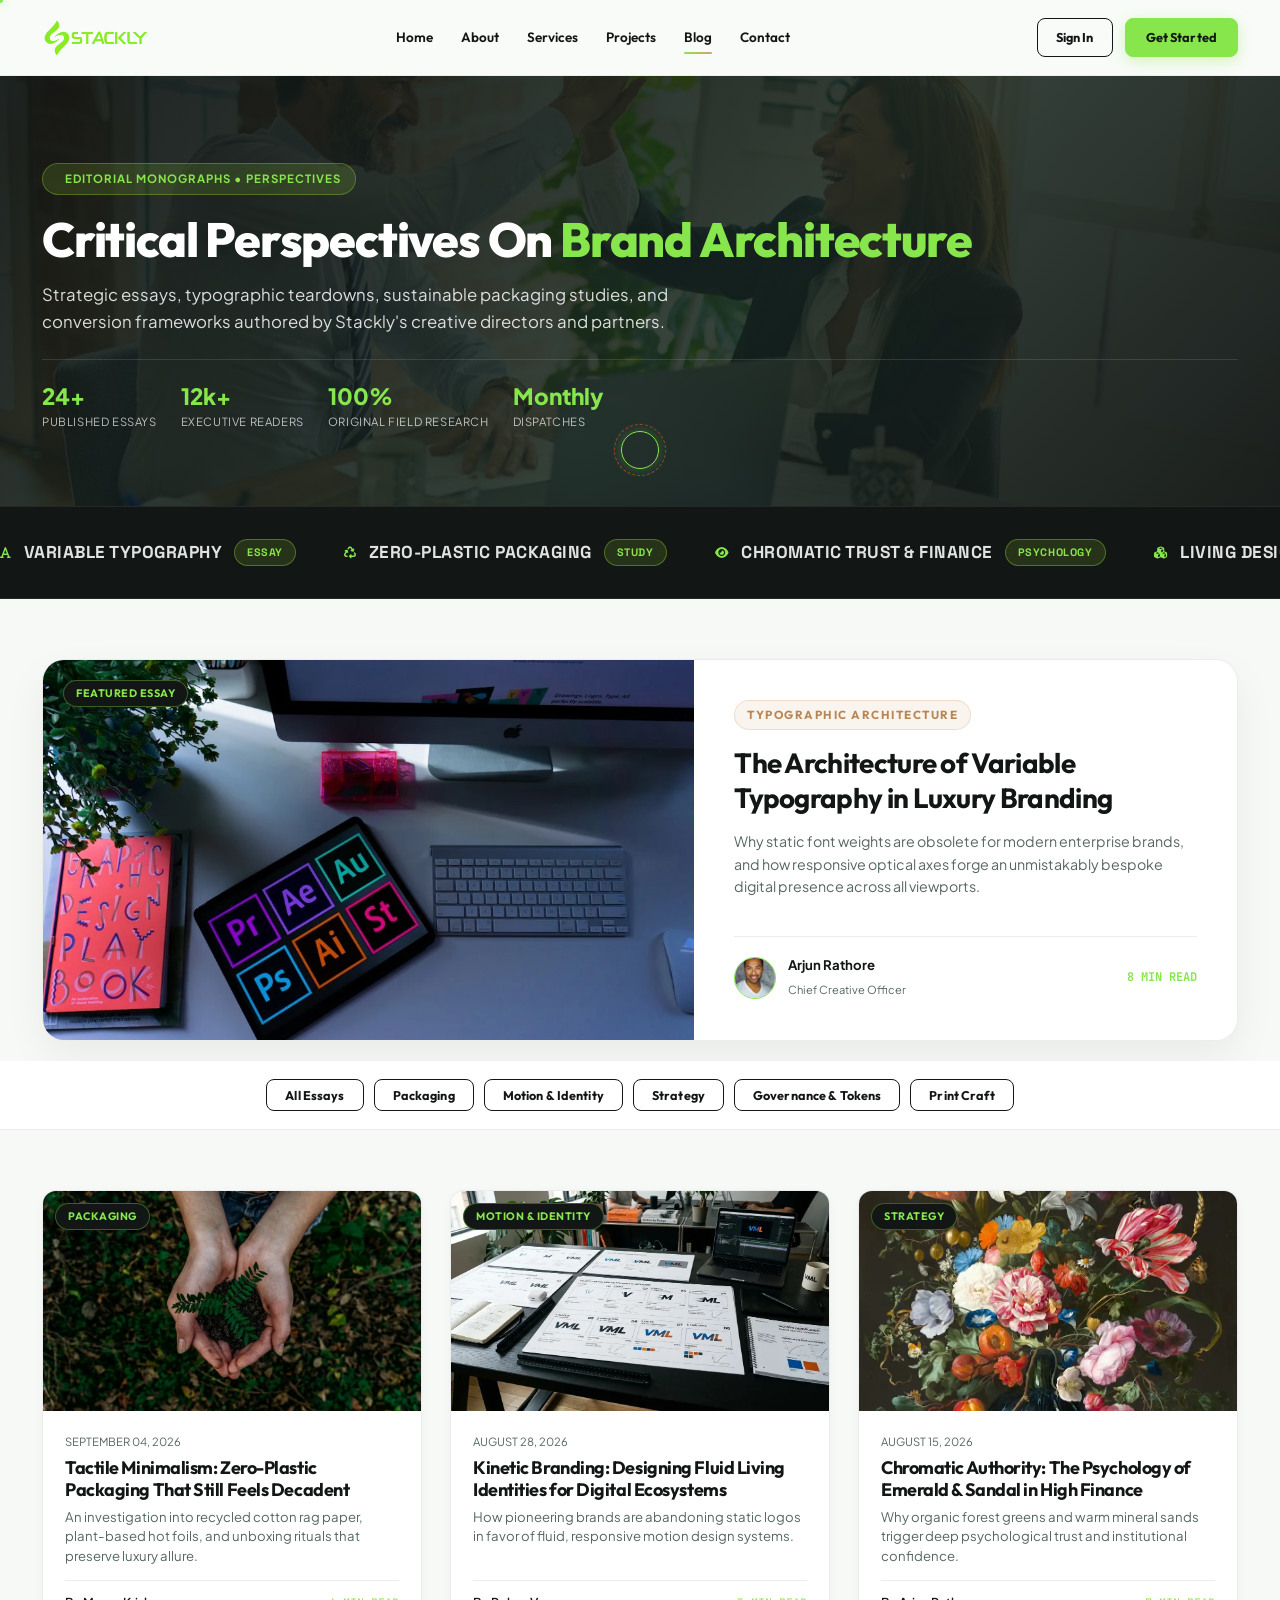
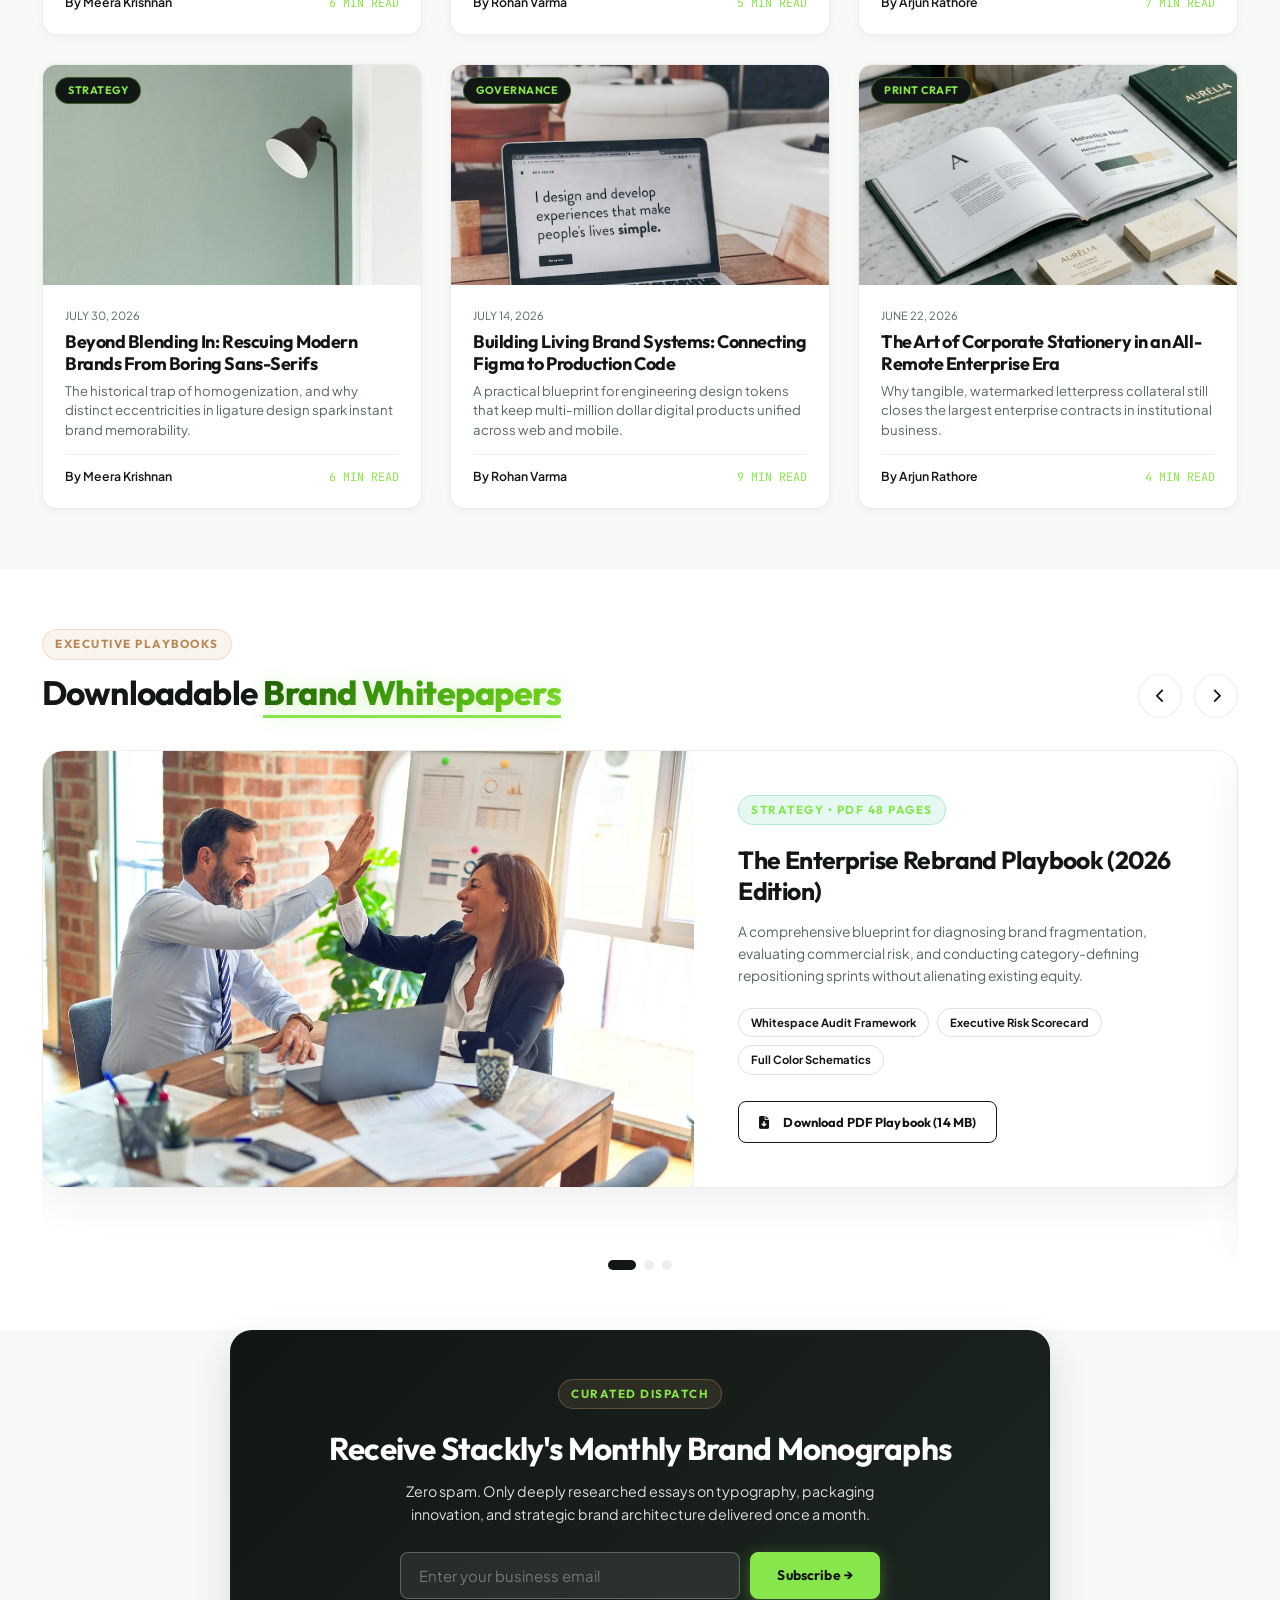
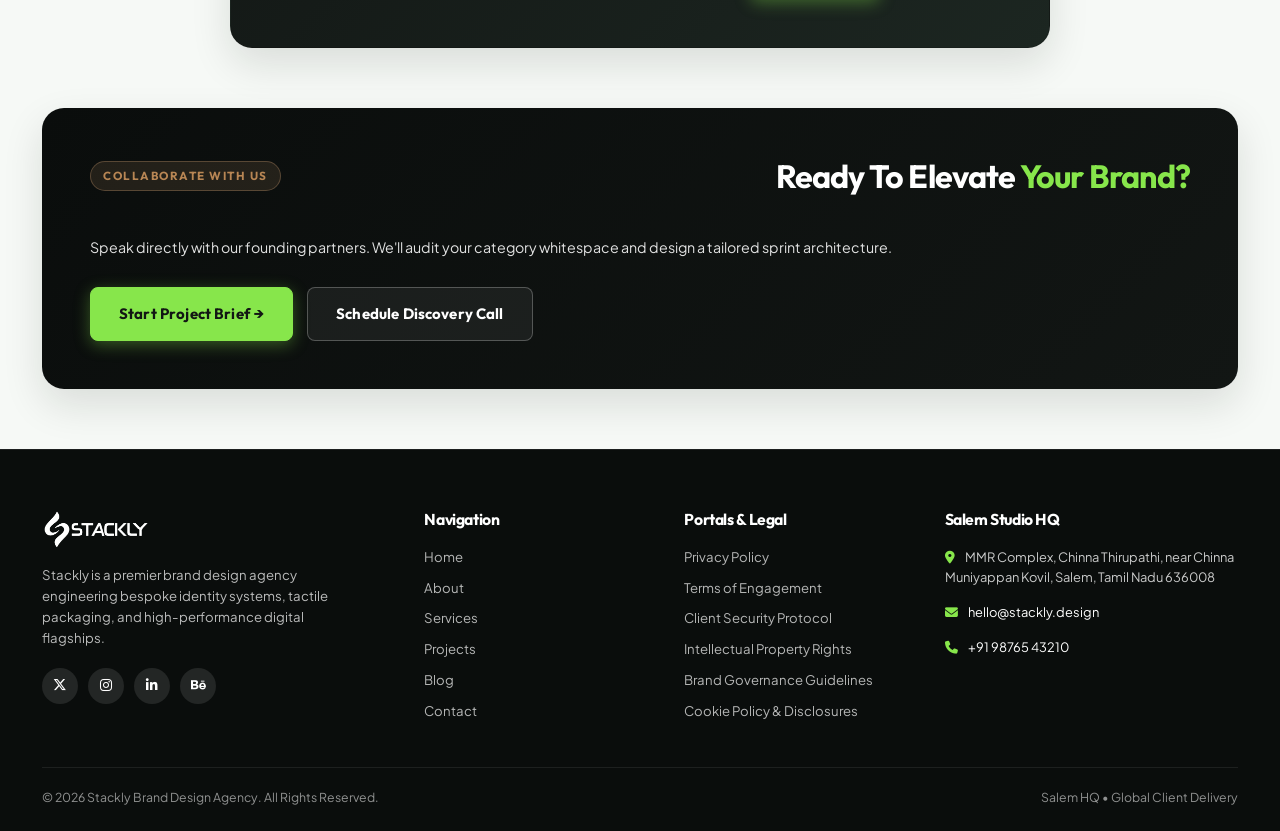
<file: blog.html>
<!DOCTYPE html>
<html lang="en">
<head>
    <meta charset="UTF-8">
    <meta name="viewport" content="width=device-width, initial-scale=1.0">
    <title>Design Journal &amp; Perspectives | Stackly - Brand Design Agency</title>
    <link rel="icon" href="assets/top-logo.webp" type="image/webp">

    <link rel="preconnect" href="https://fonts.googleapis.com">
    <link rel="preconnect" href="https://fonts.gstatic.com" crossorigin>
    <link href="https://fonts.googleapis.com/css2?family=Inter:wght@300;400;500;600;700;800&family=JetBrains+Mono:wght@500;600;700&family=Playfair+Display:ital,wght@0,600;0,700;1,600&family=Plus+Jakarta+Sans:wght@400;500;600;700;800&family=Space+Grotesk:wght@500;600;700;800&display=swap" rel="stylesheet">
    <link rel="stylesheet" href="https://cdnjs.cloudflare.com/ajax/libs/font-awesome/6.5.1/css/all.min.css">
    <link rel="stylesheet" href="style.css">
</head>
<body>
    <div class="stackly-preloader" id="stacklyPreloader">
        <div class="preloader-brand">
            <img src="assets/logo.webp" alt="Stackly Studio">
        </div>
        <div class="preloader-bar-wrap">
            <div class="preloader-bar-fill" id="preloaderFill"></div>
        </div>
        <div class="preloader-meta">
            <span>SYNCHRONIZING CANVAS</span>
            <span id="preloaderCounter">0%</span>
        </div>
    </div>

    <div style="position: fixed; top: 0; left: 0; height: 3px; background: linear-gradient(90deg, var(--accent-mint), var(--accent-sandal)); z-index: 100000; width: 0%;" id="reading-progress-bar"></div>

    <header class="site-header">
        <div class="container header-container">
            <a href="index.html" class="brand-logo" title="Stackly Home">
                <img src="assets/logo.webp" alt="Stackly Studio">
            </a>

            <nav class="nav-links-wrap">
                <a href="index.html">Home</a>
                <a href="about.html">About</a>
                <a href="services.html">Services</a>
                <a href="projects.html">Projects</a>
                <a href="blog.html" class="active">Blog</a>
                <a href="contact.html">Contact</a>
            </nav>

            <div class="nav-cta-actions">
                <a href="signin.html" class="btn btn-outline" style="padding: 8px 18px; font-size: 0.85rem;">Sign In</a>
                <a href="get-started.html" class="btn btn-accent" style="padding: 8px 20px; font-size: 0.85rem;">Get Started</a>
                <button class="mobile-menu-toggle" id="mobileMenuToggle" aria-label="Open Menu">
                    <i class="fas fa-bars"></i>
                </button>
            </div>
        </div>
    </header>

    <div class="mobile-nav-drawer" id="mobileNavDrawer">
        <div class="mobile-drawer-header">
            <a href="index.html" class="brand-logo" title="Stackly Studio Home">
                <img src="assets/logo.webp" alt="Stackly Studio">
            </a>
            <button class="mobile-drawer-close" id="mobileDrawerClose" aria-label="Close Mobile Menu"><i class="fas fa-times"></i></button>
        </div>
        <div class="mobile-drawer-links">
            <a href="index.html">Home</a>
            <a href="about.html">About</a>
            <a href="services.html">Services</a>
            <a href="projects.html">Projects</a>
            <a href="blog.html" class="active">Blog</a>
            <a href="contact.html">Contact</a>
        </div>
        <div class="mobile-drawer-actions">
            <a href="signin.html" class="btn btn-outline btn-block">Sign In</a>
            <a href="get-started.html" class="btn btn-accent btn-block">Get Started</a>
        </div>
    </div>

    <section class="page-hero-banner hero-bg-blog">
        <div class="container anim-slide-up">
            <span class="page-hero-eyebrow"><i class="fas fa-sparkles"></i> EDITORIAL MONOGRAPHS &bull; PERSPECTIVES</span>
            <h1 class="page-hero-title">
                Critical Perspectives On <span>Brand Architecture</span>
            </h1>
            <p class="page-hero-subtitle">
                Strategic essays, typographic teardowns, sustainable packaging studies, and conversion frameworks authored by Stackly's creative directors and partners.
            </p>
            <div class="page-hero-stats-row">
                <div class="page-hero-stat-item">
                    <span class="page-hero-stat-value">24+</span>
                    <span class="page-hero-stat-label">Published Essays</span>
                </div>
                <div class="page-hero-stat-item">
                    <span class="page-hero-stat-value">12k+</span>
                    <span class="page-hero-stat-label">Executive Readers</span>
                </div>
                <div class="page-hero-stat-item">
                    <span class="page-hero-stat-value">100%</span>
                    <span class="page-hero-stat-label">Original Field Research</span>
                </div>
                <div class="page-hero-stat-item">
                    <span class="page-hero-stat-value">Monthly</span>
                    <span class="page-hero-stat-label">Dispatches</span>
                </div>
            </div>
        </div>
    </section>

    <section class="agency-marquee-section">
        <div class="agency-marquee-track">
            <div class="marquee-brand-item"><i class="fas fa-font"></i> VARIABLE TYPOGRAPHY <span class="marquee-pill">ESSAY</span></div>
            <div class="marquee-brand-item"><i class="fas fa-recycle"></i> ZERO-PLASTIC PACKAGING <span class="marquee-pill">STUDY</span></div>
            <div class="marquee-brand-item"><i class="fas fa-eye"></i> CHROMATIC TRUST &amp; FINANCE <span class="marquee-pill">PSYCHOLOGY</span></div>
            <div class="marquee-brand-item"><i class="fas fa-cubes"></i> LIVING DESIGN TOKENS <span class="marquee-pill">SYSTEMS</span></div>
            <div class="marquee-brand-item"><i class="fas fa-bezier-curve"></i> KINETIC MOTION IDENTITIES <span class="marquee-pill">60 FPS</span></div>
            <div class="marquee-brand-item"><i class="fas fa-certificate"></i> EDITORIAL ARCHITECTURE <span class="marquee-pill">MONOGRAPHS</span></div>
            <div class="marquee-brand-item"><i class="fas fa-crown"></i> LUXURY UNBOXING RITUALS <span class="marquee-pill">RETAIL</span></div>
            <div class="marquee-brand-item"><i class="fas fa-chess"></i> CATEGORY CREATION PLAYBOOKS <span class="marquee-pill">EXECUTIVE</span></div>

            <div class="marquee-brand-item"><i class="fas fa-font"></i> VARIABLE TYPOGRAPHY <span class="marquee-pill">ESSAY</span></div>
            <div class="marquee-brand-item"><i class="fas fa-recycle"></i> ZERO-PLASTIC PACKAGING <span class="marquee-pill">STUDY</span></div>
            <div class="marquee-brand-item"><i class="fas fa-eye"></i> CHROMATIC TRUST &amp; FINANCE <span class="marquee-pill">PSYCHOLOGY</span></div>
            <div class="marquee-brand-item"><i class="fas fa-cubes"></i> LIVING DESIGN TOKENS <span class="marquee-pill">SYSTEMS</span></div>
            <div class="marquee-brand-item"><i class="fas fa-bezier-curve"></i> KINETIC MOTION IDENTITIES <span class="marquee-pill">60 FPS</span></div>
            <div class="marquee-brand-item"><i class="fas fa-certificate"></i> EDITORIAL ARCHITECTURE <span class="marquee-pill">MONOGRAPHS</span></div>
            <div class="marquee-brand-item"><i class="fas fa-crown"></i> LUXURY UNBOXING RITUALS <span class="marquee-pill">RETAIL</span></div>
            <div class="marquee-brand-item"><i class="fas fa-chess"></i> CATEGORY CREATION PLAYBOOKS <span class="marquee-pill">EXECUTIVE</span></div>
        </div>
    </section>

    <section class="section" style="padding-bottom: 20px;">
        <div class="container">
            <div class="responsive-featured-blog anim-zoom-in" style="background: var(--bg-surface); border: 1.5px solid var(--border-subtle); border-radius: var(--radius-lg); overflow: hidden; box-shadow: 0 16px 40px rgba(0,0,0,0.06);">
                <div class="featured-blog-img-wrap" style="height: 380px; position: relative;">
                    <img src="assets/images/service_identity.webp" alt="Variable Typography" style="width: 100%; height: 100%; object-fit: cover;">
                    <span class="project-cat-badge" style="top: 20px; left: 20px;">FEATURED ESSAY</span>
                </div>
                <div class="featured-blog-content" style="padding: 40px; display: flex; flex-direction: column; justify-content: space-between;">
                    <div>
                        <span class="section-eyebrow sandal" style="margin-bottom: 8px;">TYPOGRAPHIC ARCHITECTURE</span>
                        <h2 style="font-size: 1.85rem; color: var(--primary-green); margin: 8px 0 14px; line-height: 1.25;">
                            The Architecture of Variable Typography in Luxury Branding
                        </h2>
                        <p style="font-size: 0.95rem; line-height: 1.6; margin-bottom: 22px; color: var(--text-muted);">
                            Why static font weights are obsolete for modern enterprise brands, and how responsive optical axes forge an unmistakably bespoke digital presence across all viewports.
                        </p>
                    </div>

                    <div style="display: flex; align-items: center; justify-content: space-between; border-top: 1px solid var(--border-subtle); padding-top: 18px;">
                        <div style="display: flex; align-items: center; gap: 12px;">
                            <img src="assets/images/founder_portrait.webp" alt="Arjun Rathore" style="width: 42px; height: 42px; border-radius: 50%; object-fit: cover; border: 1.5px solid var(--primary-lime);">
                            <div>
                                <strong style="font-size: 0.88rem; color: var(--text-dark); display: block;">Arjun Rathore</strong>
                                <span style="font-size: 0.74rem; color: var(--text-muted);">Chief Creative Officer</span>
                            </div>
                        </div>
                        <span style="font-family: 'JetBrains Mono', monospace; font-size: 0.8rem; color: var(--accent-mint); font-weight: 700;">8 MIN READ</span>
                    </div>
                </div>
            </div>
        </div>
    </section>

    <div style="background: #ffffff; border-bottom: 1px solid var(--border-subtle); padding: 18px 0; position: relative;">
        <div class="container">
            <div style="display: flex; gap: 10px; flex-wrap: wrap; justify-content: center;" class="anim-slide-up">
                <button class="btn btn-outline project-filter-btn active" data-filter="all" style="padding: 7px 18px; font-size: 0.84rem;">All Essays</button>
                <button class="btn btn-outline project-filter-btn" data-filter="packaging" style="padding: 7px 18px; font-size: 0.84rem;">Packaging</button>
                <button class="btn btn-outline project-filter-btn" data-filter="motion" style="padding: 7px 18px; font-size: 0.84rem;">Motion &amp; Identity</button>
                <button class="btn btn-outline project-filter-btn" data-filter="strategy" style="padding: 7px 18px; font-size: 0.84rem;">Strategy</button>
                <button class="btn btn-outline project-filter-btn" data-filter="governance" style="padding: 7px 18px; font-size: 0.84rem;">Governance &amp; Tokens</button>
                <button class="btn btn-outline project-filter-btn" data-filter="print" style="padding: 7px 18px; font-size: 0.84rem;">Print Craft</button>
            </div>
        </div>
    </div>

    <section class="section">
        <div class="container">
            <div class="projects-grid">

                <article class="project-card anim-slide-up" data-category="packaging">
                    <div class="project-thumb-frame">
                        <img src="assets/images/blog_sustainable.webp" alt="Sustainable Tactile Packaging">
                        <span class="project-cat-badge">Packaging</span>
                    </div>
                    <div class="project-info-body">
                        <div>
                            <span style="font-size: 0.75rem; color: var(--text-muted); display: block; margin-bottom: 6px;">SEPTEMBER 04, 2026</span>
                            <h3>Tactile Minimalism: Zero-Plastic Packaging That Still Feels Decadent</h3>
                            <p>An investigation into recycled cotton rag paper, plant-based hot foils, and unboxing rituals that preserve luxury allure.</p>
                        </div>
                        <div class="project-metric-row">
                            <span style="font-size: 0.82rem; font-weight: 600; color: var(--primary-green);">By Meera Krishnan</span>
                            <span style="font-size: 0.78rem; color: var(--accent-mint); font-family: 'JetBrains Mono', monospace;">6 MIN READ</span>
                        </div>
                    </div>
                </article>

                <article class="project-card anim-slide-up" data-category="motion" style="transition-delay: 0.1s;">
                    <div class="project-thumb-frame">
                        <img src="assets/images/blog_kinetic_branding.webp" alt="Kinetic Motion Branding">
                        <span class="project-cat-badge">Motion &amp; Identity</span>
                    </div>
                    <div class="project-info-body">
                        <div>
                            <span style="font-size: 0.75rem; color: var(--text-muted); display: block; margin-bottom: 6px;">AUGUST 28, 2026</span>
                            <h3>Kinetic Branding: Designing Fluid Living Identities for Digital Ecosystems</h3>
                            <p>How pioneering brands are abandoning static logos in favor of fluid, responsive motion design systems.</p>
                        </div>
                        <div class="project-metric-row">
                            <span style="font-size: 0.82rem; font-weight: 600; color: var(--primary-green);">By Rohan Varma</span>
                            <span style="font-size: 0.78rem; color: var(--accent-mint); font-family: 'JetBrains Mono', monospace;">5 MIN READ</span>
                        </div>
                    </div>
                </article>

                <article class="project-card anim-slide-up" data-category="strategy" style="transition-delay: 0.2s;">
                    <div class="project-thumb-frame">
                        <img src="assets/images/blog_color_psych.webp" alt="Color Psychology in Luxury">
                        <span class="project-cat-badge">Strategy</span>
                    </div>
                    <div class="project-info-body">
                        <div>
                            <span style="font-size: 0.75rem; color: var(--text-muted); display: block; margin-bottom: 6px;">AUGUST 15, 2026</span>
                            <h3>Chromatic Authority: The Psychology of Emerald &amp; Sandal in High Finance</h3>
                            <p>Why organic forest greens and warm mineral sands trigger deep psychological trust and institutional confidence.</p>
                        </div>
                        <div class="project-metric-row">
                            <span style="font-size: 0.82rem; font-weight: 600; color: var(--primary-green);">By Arjun Rathore</span>
                            <span style="font-size: 0.78rem; color: var(--accent-mint); font-family: 'JetBrains Mono', monospace;">7 MIN READ</span>
                        </div>
                    </div>
                </article>

                <article class="project-card anim-slide-up" data-category="strategy">
                    <div class="project-thumb-frame">
                        <img src="assets/images/blog_minimalism.webp" alt="Minimalism vs Character">
                        <span class="project-cat-badge">Strategy</span>
                    </div>
                    <div class="project-info-body">
                        <div>
                            <span style="font-size: 0.75rem; color: var(--text-muted); display: block; margin-bottom: 6px;">JULY 30, 2026</span>
                            <h3>Beyond Blending In: Rescuing Modern Brands From Boring Sans-Serifs</h3>
                            <p>The historical trap of homogenization, and why distinct eccentricities in ligature design spark instant brand memorability.</p>
                        </div>
                        <div class="project-metric-row">
                            <span style="font-size: 0.82rem; font-weight: 600; color: var(--primary-green);">By Meera Krishnan</span>
                            <span style="font-size: 0.78rem; color: var(--accent-mint); font-family: 'JetBrains Mono', monospace;">6 MIN READ</span>
                        </div>
                    </div>
                </article>

                <article class="project-card anim-slide-up" data-category="governance" style="transition-delay: 0.1s;">
                    <div class="project-thumb-frame">
                        <img src="assets/images/service_guidelines.webp" alt="Living Design Systems">
                        <span class="project-cat-badge">Governance</span>
                    </div>
                    <div class="project-info-body">
                        <div>
                            <span style="font-size: 0.75rem; color: var(--text-muted); display: block; margin-bottom: 6px;">JULY 14, 2026</span>
                            <h3>Building Living Brand Systems: Connecting Figma to Production Code</h3>
                            <p>A practical blueprint for engineering design tokens that keep multi-million dollar digital products unified across web and mobile.</p>
                        </div>
                        <div class="project-metric-row">
                            <span style="font-size: 0.82rem; font-weight: 600; color: var(--primary-green);">By Rohan Varma</span>
                            <span style="font-size: 0.78rem; color: var(--accent-mint); font-family: 'JetBrains Mono', monospace;">9 MIN READ</span>
                        </div>
                    </div>
                </article>

                <article class="project-card anim-slide-up" data-category="print" style="transition-delay: 0.2s;">
                    <div class="project-thumb-frame">
                        <img src="assets/images/brand_sticky_showcase.webp" alt="Tactile Identity Assets">
                        <span class="project-cat-badge">Print Craft</span>
                    </div>
                    <div class="project-info-body">
                        <div>
                            <span style="font-size: 0.75rem; color: var(--text-muted); display: block; margin-bottom: 6px;">JUNE 22, 2026</span>
                            <h3>The Art of Corporate Stationery in an All-Remote Enterprise Era</h3>
                            <p>Why tangible, watermarked letterpress collateral still closes the largest enterprise contracts in institutional business.</p>
                        </div>
                        <div class="project-metric-row">
                            <span style="font-size: 0.82rem; font-weight: 600; color: var(--primary-green);">By Arjun Rathore</span>
                            <span style="font-size: 0.78rem; color: var(--accent-mint); font-family: 'JetBrains Mono', monospace;">4 MIN READ</span>
                        </div>
                    </div>
                </article>
            </div>
        </div>
    </section>

    <section class="section" style="background: var(--bg-surface);">
        <div class="container">
            <div style="display: flex; justify-content: space-between; align-items: flex-end; margin-bottom: 32px; flex-wrap: wrap; gap: 16px;">
                <div>
                    <span class="section-eyebrow sandal">EXECUTIVE PLAYBOOKS</span>
                    <h2 class="section-title" style="margin-bottom: 0;">Downloadable <span>Brand Whitepapers</span></h2>
                </div>
                <div class="carousel-nav-arrows">
                    <button type="button" class="carousel-arrow-btn prev carousel-prev-btn" aria-label="Previous Playbook"><i class="fas fa-chevron-left"></i></button>
                    <button type="button" class="carousel-arrow-btn next carousel-next-btn" aria-label="Next Playbook"><i class="fas fa-chevron-right"></i></button>
                </div>
            </div>

            <div class="agency-carousel anim-zoom-in" id="monographCarousel">
                <div class="carousel-slides-wrapper">

                    <div class="carousel-slide-item">
                        <div class="spotlight-slide-card">
                            <div class="spotlight-visual-wrap">
                                <img src="assets/images/hero_agency_boardroom.webp" alt="Executive Rebrand Playbook">
                            </div>
                            <div class="spotlight-content-wrap">
                                <div>
                                    <span class="section-eyebrow">STRATEGY &bull; PDF 48 PAGES</span>
                                    <h3 style="font-size: 1.65rem; color: var(--primary-green); margin: 8px 0 14px; line-height: 1.25;">
                                        The Enterprise Rebrand Playbook (2026 Edition)
                                    </h3>
                                    <p style="font-size: 0.92rem; color: var(--text-muted); line-height: 1.6; margin-bottom: 20px;">
                                        A comprehensive blueprint for diagnosing brand fragmentation, evaluating commercial risk, and conducting category-defining repositioning sprints without alienating existing equity.
                                    </p>
                                    <div class="deliverables-pill-row">
                                        <span class="d-pill">Whitespace Audit Framework</span>
                                        <span class="d-pill">Executive Risk Scorecard</span>
                                        <span class="d-pill">Full Color Schematics</span>
                                    </div>
                                </div>
                                <div style="margin-top: 26px;">
                                    <a href="404.html" class="btn btn-outline download-playbook-btn"><i class="fas fa-file-arrow-down" style="margin-right: 6px;"></i> Download PDF Playbook (14 MB)</a>
                                </div>
                            </div>
                        </div>
                    </div>

                    <div class="carousel-slide-item">
                        <div class="spotlight-slide-card">
                            <div class="spotlight-visual-wrap">
                                <img src="assets/images/studio_materials.webp" alt="Substrates and Sensory Production">
                            </div>
                            <div class="spotlight-content-wrap">
                                <div>
                                    <span class="section-eyebrow sandal">TACTILE CRAFT &bull; PDF 36 PAGES</span>
                                    <h3 style="font-size: 1.65rem; color: var(--primary-green); margin: 8px 0 14px; line-height: 1.25;">
                                        Substrates, Hot Foils &amp; Sensory Production
                                    </h3>
                                    <p style="font-size: 0.92rem; color: var(--text-muted); line-height: 1.6; margin-bottom: 20px;">
                                        Our studio's proprietary material directory: sustainable cotton cardstocks, non-toxic plant inks, micro-embossing depths, and global press-check protocols.
                                    </p>
                                    <div class="deliverables-pill-row">
                                        <span class="d-pill">FSC Paper Directory</span>
                                        <span class="d-pill">Tooling Plate Tolerances</span>
                                        <span class="d-pill">Pantone CMYK Formulas</span>
                                    </div>
                                </div>
                                <div style="margin-top: 26px;">
                                    <a href="404.html" class="btn btn-outline download-playbook-btn"><i class="fas fa-file-arrow-down" style="margin-right: 6px;"></i> Download PDF Playbook (18 MB)</a>
                                </div>
                            </div>
                        </div>
                    </div>

                    <div class="carousel-slide-item">
                        <div class="spotlight-slide-card">
                            <div class="spotlight-visual-wrap">
                                <img src="assets/images/service_digital.webp" alt="Variable Typography and Tokens">
                            </div>
                            <div class="spotlight-content-wrap">
                                <div>
                                    <span class="section-eyebrow">SYSTEMS &bull; PDF 28 PAGES</span>
                                    <h3 style="font-size: 1.65rem; color: var(--primary-green); margin: 8px 0 14px; line-height: 1.25;">
                                        Variable Typography &amp; Design Token Governance
                                    </h3>
                                    <p style="font-size: 0.92rem; color: var(--text-muted); line-height: 1.6; margin-bottom: 20px;">
                                        How engineering living design tokens and bespoke variable letterforms protects multi-market brand consistency as engineering teams scale globally.
                                    </p>
                                    <div class="deliverables-pill-row">
                                        <span class="d-pill">JSON Token Schemas</span>
                                        <span class="d-pill">Figma-to-Code Pipeline</span>
                                        <span class="d-pill">Cross-Platform Sync</span>
                                    </div>
                                </div>
                                <div style="margin-top: 26px;">
                                    <a href="404.html" class="btn btn-outline download-playbook-btn"><i class="fas fa-file-arrow-down" style="margin-right: 6px;"></i> Download PDF Playbook (11 MB)</a>
                                </div>
                            </div>
                        </div>
                    </div>
                </div>

                <div class="carousel-dots-row"></div>
            </div>
        </div>
    </section>

    <section class="section" style="padding-top: 0;">
        <div class="container">
            <div style="background: linear-gradient(135deg, var(--primary-obsidian) 0%, #1c2621 100%); border-radius: var(--radius-lg); padding: 48px 36px; color: #ffffff; text-align: center; max-width: 820px; margin: 0 auto; box-shadow: var(--shadow-lg); border: 1.5px solid var(--border-subtle);" class="anim-zoom-in">
                <span class="section-eyebrow sandal" style="color: var(--primary-lime);">CURATED DISPATCH</span>
                <h2 style="color: #ffffff; font-size: 2.1rem; margin: 8px 0 12px;">Receive Stackly's Monthly Brand Monographs</h2>
                <p style="color: rgba(255,255,255,0.85); font-size: 0.95rem; max-width: 540px; margin: 0 auto 26px; line-height: 1.6;">
                    Zero spam. Only deeply researched essays on typography, packaging innovation, and strategic brand architecture delivered once a month.
                </p>

                <form id="newsletterForm" style="display: flex; gap: 10px; max-width: 480px; margin: 0 auto; flex-wrap: wrap;" action="404.html" method="get">
                    <input type="email" placeholder="Enter your business email" required style="flex: 1; min-width: 220px; padding: 13px 18px; border-radius: var(--radius-sm); border: 1px solid rgba(255,255,255,0.25); background: rgba(255,255,255,0.08); color: #ffffff; outline: none;">
                    <button type="submit" class="btn btn-primary" style="padding: 13px 26px;">Subscribe &rarr;</button>
                </form>
            </div>
        </div>
    </section>

    <section class="section" style="padding-top: 0;">
        <div class="container">
            <div class="responsive-cta-banner anim-zoom-in">
                <span class="section-eyebrow sandal">COLLABORATE WITH US</span>
                <h2>Ready To Elevate <span>Your Brand?</span></h2>
                <p>Speak directly with our founding partners. We'll audit your category whitespace and design a tailored sprint architecture.</p>
                <div class="responsive-cta-buttons">
                    <a href="get-started.html" class="btn btn-primary" style="padding: 14px 28px;">Start Project Brief &rarr;</a>
                    <a href="contact.html" class="btn btn-outline" style="padding: 14px 28px; background: rgba(255,255,255,0.06); border-color: rgba(255,255,255,0.25); color: #ffffff;">Schedule Discovery Call</a>
                </div>
            </div>
        </div>
    </section>

    <footer class="site-footer">
        <div class="container">
            <div class="footer-grid">
                <div class="footer-brand-col">
                    <a href="index.html"><img src="assets/logo.webp" alt="Stackly Studio"></a>
                    <p>Stackly is a premier brand design agency engineering bespoke identity systems, tactile packaging, and high-performance digital flagships.</p>
                    <div class="footer-socials">
                        <a href="404.html" class="footer-social-btn" title="X"><i class="fa-brands fa-x-twitter"></i></a>
                        <a href="404.html" class="footer-social-btn" title="Instagram"><i class="fab fa-instagram"></i></a>
                        <a href="404.html" class="footer-social-btn" title="LinkedIn"><i class="fab fa-linkedin-in"></i></a>
                        <a href="404.html" class="footer-social-btn" title="Behance"><i class="fab fa-behance"></i></a>
                    </div>
                </div>
                <div class="footer-col">
                    <h4>Navigation</h4>
                    <div class="footer-links-list">
                        <a href="index.html">Home</a>
                        <a href="about.html">About</a>
                        <a href="services.html">Services</a>
                        <a href="projects.html">Projects</a>
                        <a href="blog.html">Blog</a>
                        <a href="contact.html">Contact</a>
                    </div>
                </div>
                <div class="footer-col">
                    <h4>Portals &amp; Legal</h4>
                    <div class="footer-links-list">
                        <a href="404.html">Privacy Policy</a>
                        <a href="404.html">Terms of Engagement</a>
                        <a href="404.html">Client Security Protocol</a>
                        <a href="404.html">Intellectual Property Rights</a>
                        <a href="404.html">Brand Governance Guidelines</a>
                        <a href="404.html">Cookie Policy &amp; Disclosures</a>
                    </div>
                </div>
                <div class="footer-col">
                    <h4>Salem Studio HQ</h4>
                    <p class="footer-address-text">
                        <i class="fas fa-map-marker-alt" style="color: var(--accent-mint); margin-right: 8px;"></i>
                        MMR Complex, Chinna Thirupathi, near Chinna Muniyappan Kovil, Salem, Tamil Nadu 636008
                    </p>
                    <p class="footer-address-text">
                        <i class="fas fa-envelope" style="color: var(--accent-mint); margin-right: 8px;"></i>
                        <a href="contact.html" style="color: #ffffff;">hello@stackly.design</a>
                    </p>
                    <p class="footer-address-text">
                        <i class="fas fa-phone" style="color: var(--accent-mint); margin-right: 8px;"></i>
                        <a href="contact.html" style="color: #ffffff;">+91 98765 43210</a>
                    </p>
                </div>
            </div>
            <div class="footer-bottom-bar">
                <div>&copy; 2026 Stackly Brand Design Agency. All Rights Reserved.</div>
                <div>Salem HQ &bull; Global Client Delivery</div>
            </div>
        </div>
    </footer>

    <script src="script.js"></script>
</body>
</html>
</file>
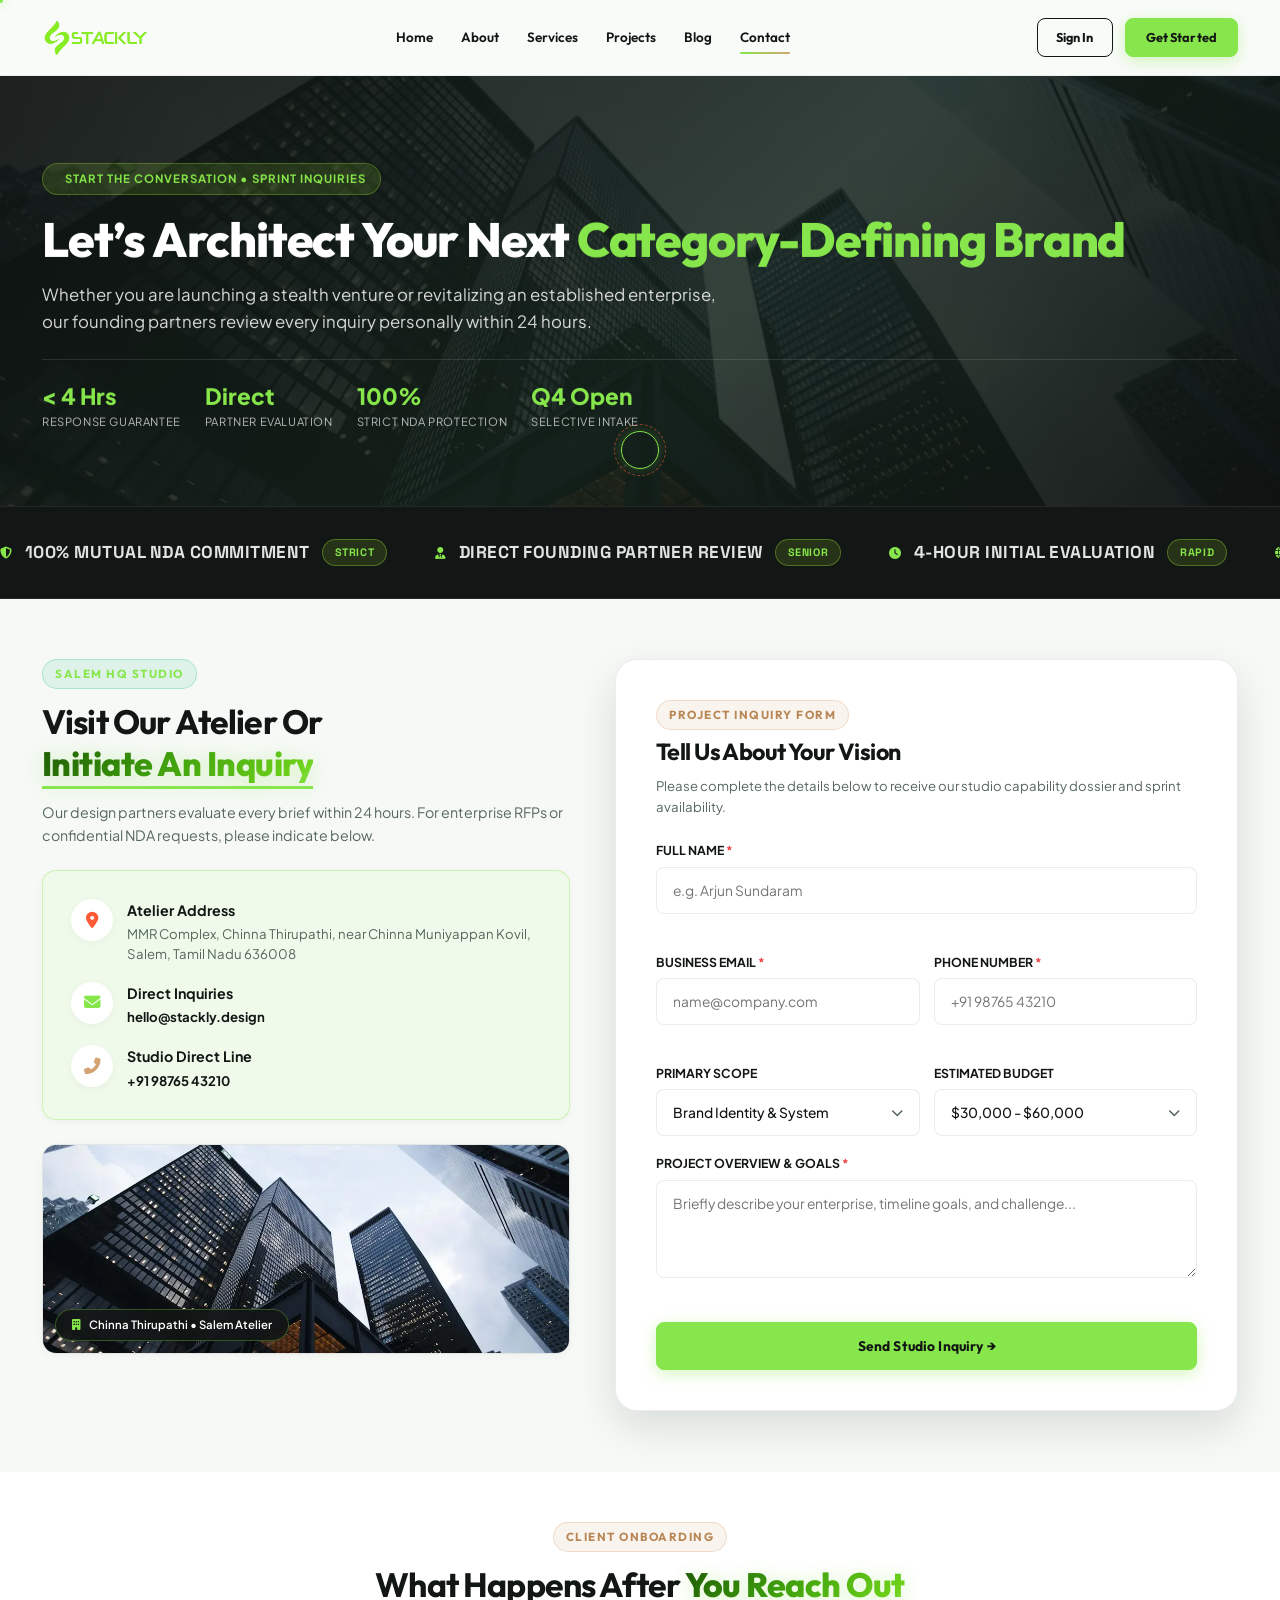
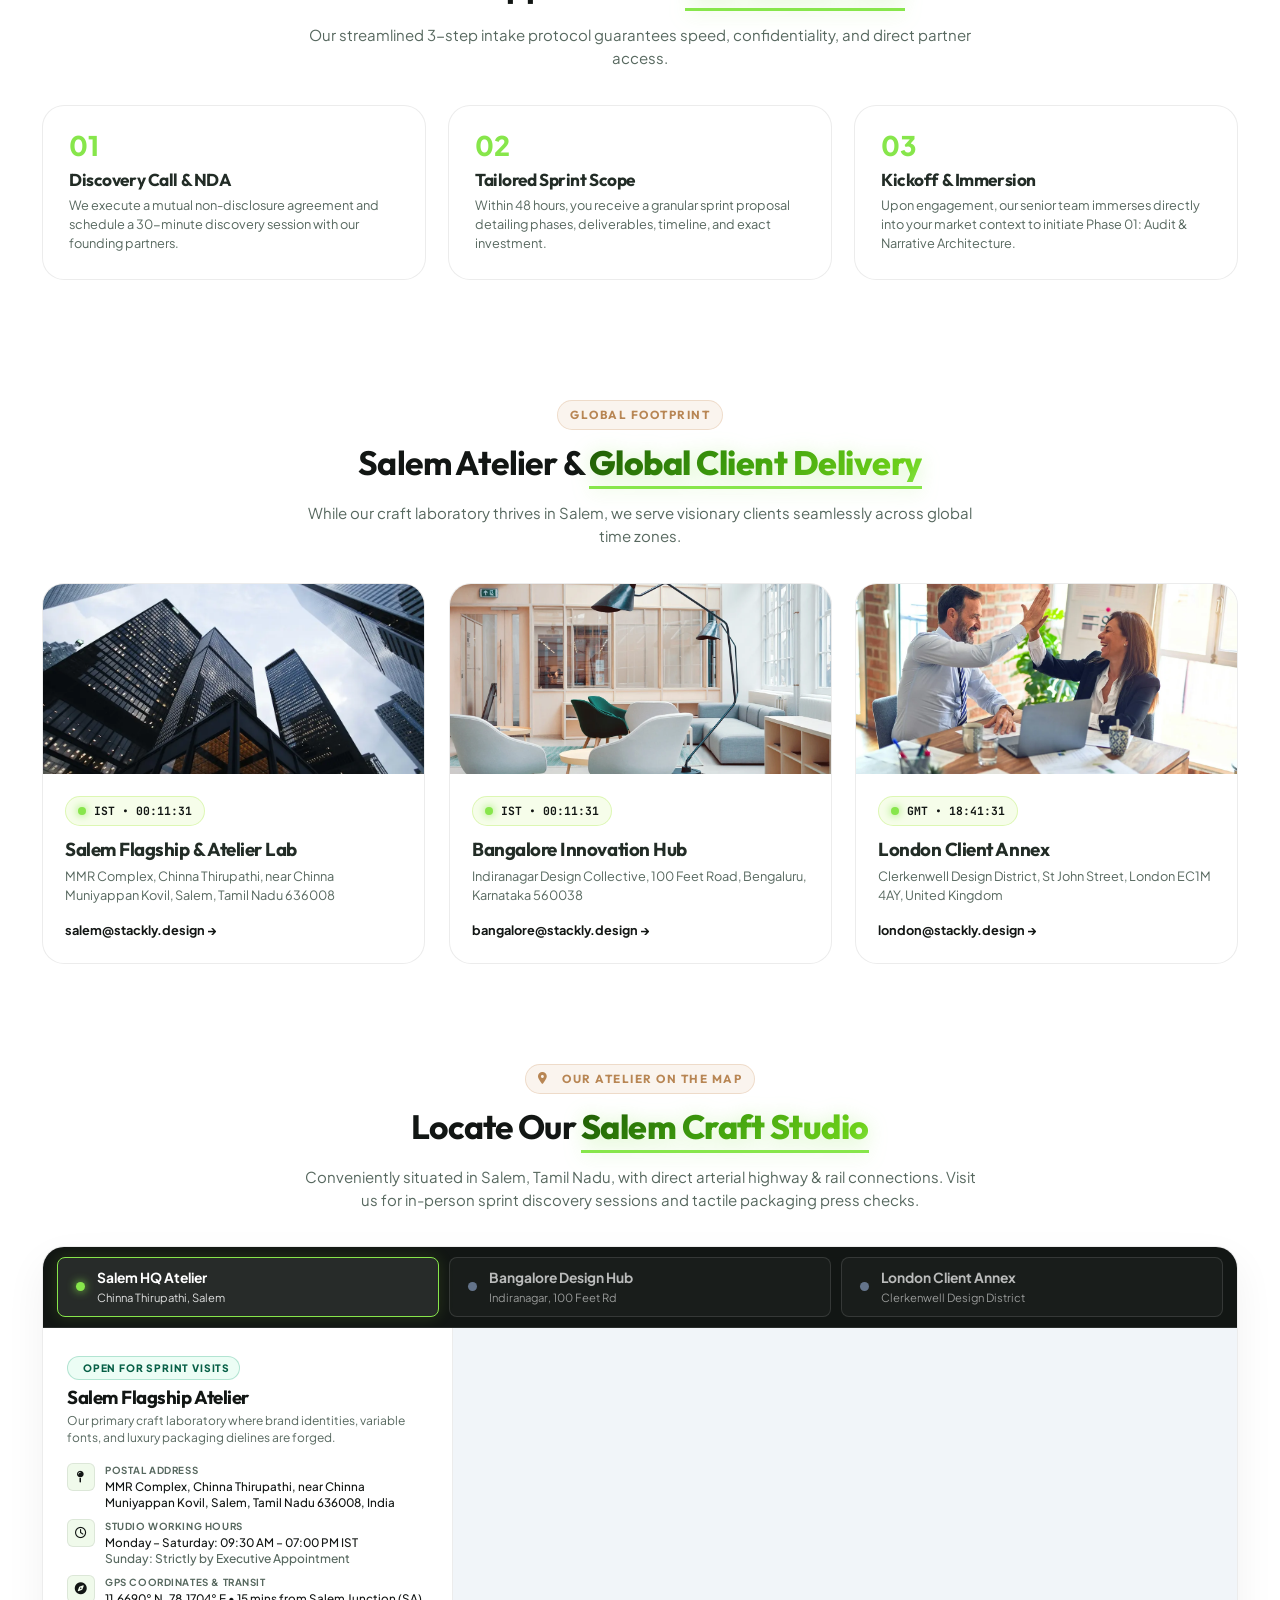
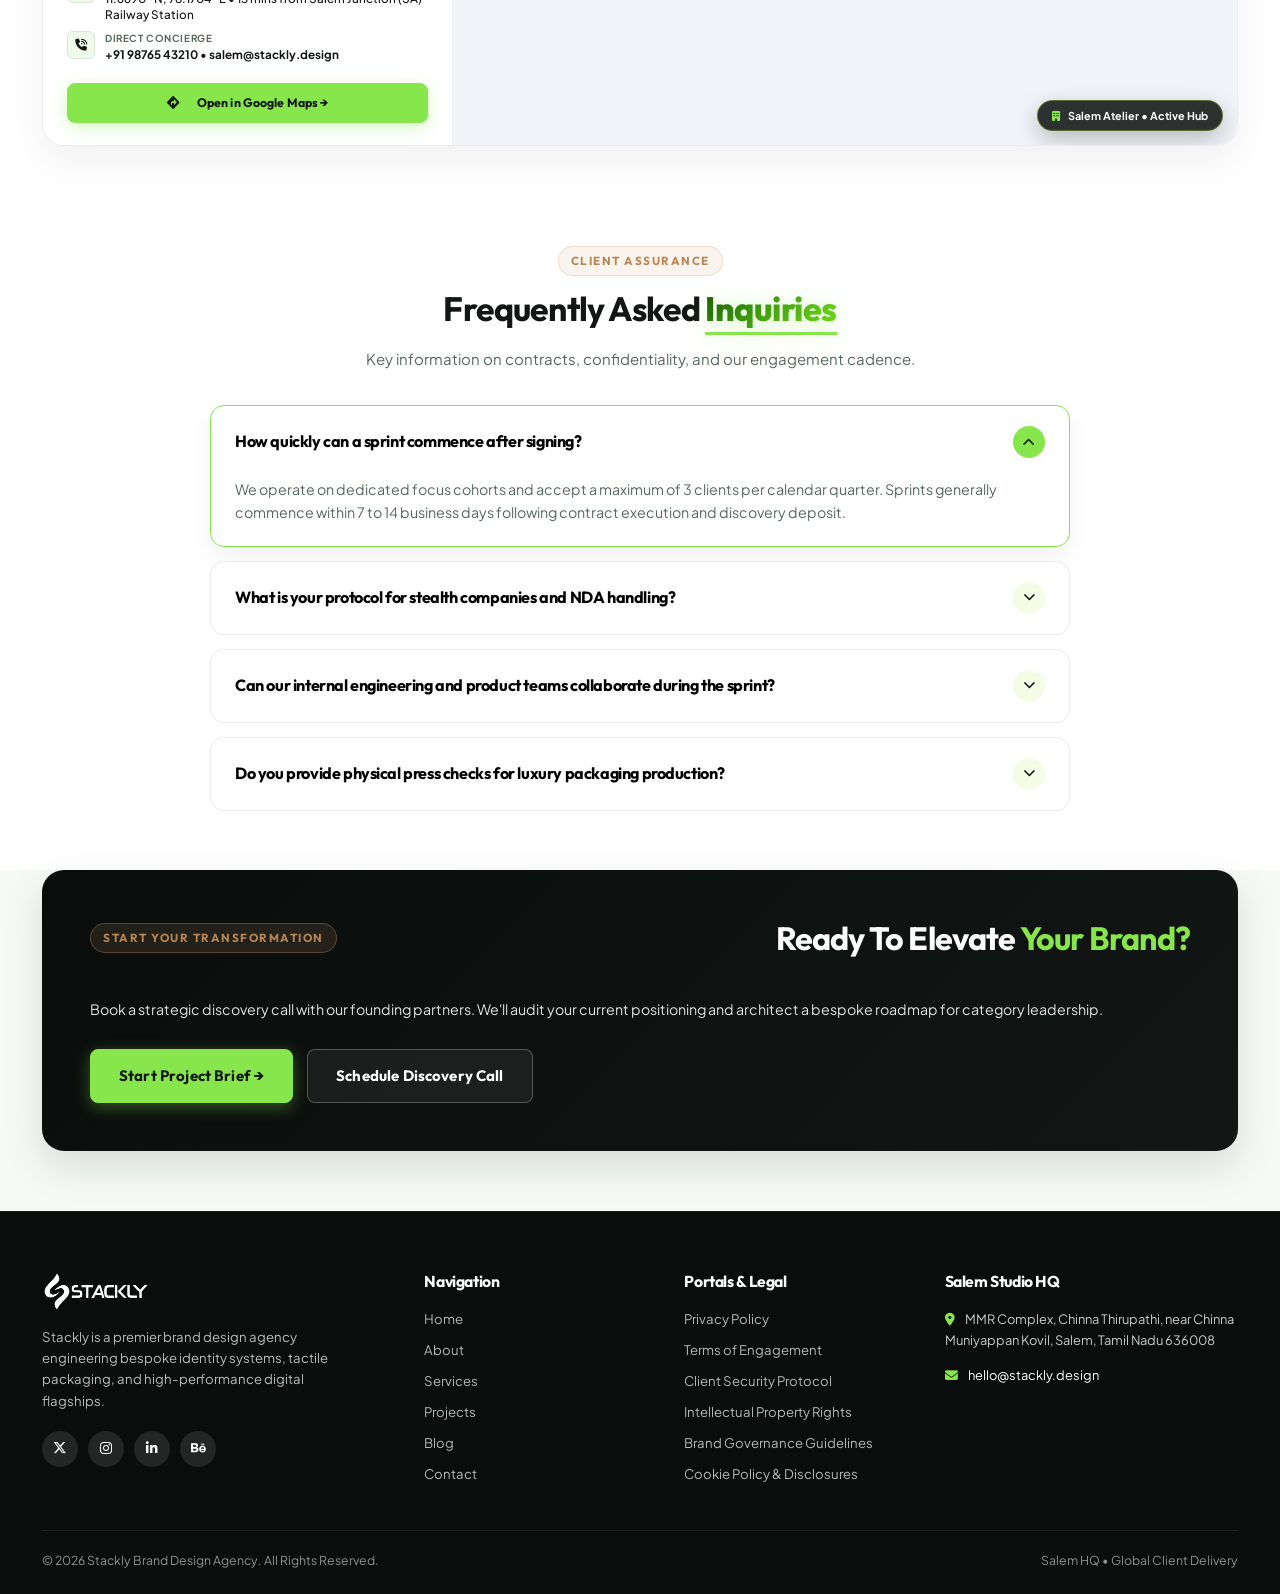
<file: contact.html>
<!DOCTYPE html>
<html lang="en">
<head>
    <meta charset="UTF-8">
    <meta name="viewport" content="width=device-width, initial-scale=1.0">
    <title>Contact Studio | Stackly - Brand Design Agency</title>
    <link rel="icon" href="assets/top-logo.webp" type="image/webp">

    <link rel="preconnect" href="https://fonts.googleapis.com">
    <link rel="preconnect" href="https://fonts.gstatic.com" crossorigin>
    <link href="https://fonts.googleapis.com/css2?family=Inter:wght@300;400;500;600;700;800&family=JetBrains+Mono:wght@500;600;700&family=Playfair+Display:ital,wght@0,600;0,700;1,600&family=Plus+Jakarta+Sans:wght@400;500;600;700;800&family=Space+Grotesk:wght@500;600;700;800&display=swap" rel="stylesheet">
    <link rel="stylesheet" href="https://cdnjs.cloudflare.com/ajax/libs/font-awesome/6.5.1/css/all.min.css">
    <link rel="stylesheet" href="style.css">
</head>
<body>
    <div class="stackly-preloader" id="stacklyPreloader">
        <div class="preloader-brand">
            <img src="assets/logo.webp" alt="Stackly Studio">
        </div>
        <div class="preloader-bar-wrap">
            <div class="preloader-bar-fill" id="preloaderFill"></div>
        </div>
        <div class="preloader-meta">
            <span>SYNCHRONIZING CANVAS</span>
            <span id="preloaderCounter">0%</span>
        </div>
    </div>

    <header class="site-header">
        <div class="container header-container">
            <a href="index.html" class="brand-logo" title="Stackly Home">
                <img src="assets/logo.webp" alt="Stackly Studio">
            </a>

            <nav class="nav-links-wrap">
                <a href="index.html">Home</a>
                <a href="about.html">About</a>
                <a href="services.html">Services</a>
                <a href="projects.html">Projects</a>
                <a href="blog.html">Blog</a>
                <a href="contact.html" class="active">Contact</a>
            </nav>

            <div class="nav-cta-actions">
                <a href="signin.html" class="btn btn-outline" style="padding: 8px 18px; font-size: 0.85rem;">Sign In</a>
                <a href="get-started.html" class="btn btn-accent" style="padding: 8px 20px; font-size: 0.85rem;">Get Started</a>
                <button class="mobile-menu-toggle" id="mobileMenuToggle" aria-label="Open Menu">
                    <i class="fas fa-bars"></i>
                </button>
            </div>
        </div>
    </header>

    <div class="mobile-nav-drawer" id="mobileNavDrawer">
        <div class="mobile-drawer-header">
            <a href="index.html" class="brand-logo" title="Stackly Studio Home">
                <img src="assets/logo.webp" alt="Stackly Studio">
            </a>
            <button class="mobile-drawer-close" id="mobileDrawerClose" aria-label="Close Mobile Menu"><i class="fas fa-times"></i></button>
        </div>
        <div class="mobile-drawer-links">
            <a href="index.html">Home</a>
            <a href="about.html">About</a>
            <a href="services.html">Services</a>
            <a href="projects.html">Projects</a>
            <a href="blog.html">Blog</a>
            <a href="contact.html" class="active">Contact</a>
        </div>
        <div class="mobile-drawer-actions">
            <a href="signin.html" class="btn btn-outline btn-block">Sign In</a>
            <a href="get-started.html" class="btn btn-accent btn-block">Get Started</a>
        </div>
    </div>

    <section class="page-hero-banner hero-bg-contact">
        <div class="container anim-slide-up">
            <span class="page-hero-eyebrow"><i class="fas fa-sparkles"></i> START THE CONVERSATION &bull; SPRINT INQUIRIES</span>
            <h1 class="page-hero-title">
                Let’s Architect Your Next <span>Category-Defining Brand</span>
            </h1>
            <p class="page-hero-subtitle">
                Whether you are launching a stealth venture or revitalizing an established enterprise, our founding partners review every inquiry personally within 24 hours.
            </p>
            <div class="page-hero-stats-row">
                <div class="page-hero-stat-item">
                    <span class="page-hero-stat-value">&lt; 4 Hrs</span>
                    <span class="page-hero-stat-label">Response Guarantee</span>
                </div>
                <div class="page-hero-stat-item">
                    <span class="page-hero-stat-value">Direct</span>
                    <span class="page-hero-stat-label">Partner Evaluation</span>
                </div>
                <div class="page-hero-stat-item">
                    <span class="page-hero-stat-value">100%</span>
                    <span class="page-hero-stat-label">Strict NDA Protection</span>
                </div>
                <div class="page-hero-stat-item">
                    <span class="page-hero-stat-value">Q4 Open</span>
                    <span class="page-hero-stat-label">Selective Intake</span>
                </div>
            </div>
        </div>
    </section>

    <section class="agency-marquee-section">
        <div class="agency-marquee-track">
            <div class="marquee-brand-item"><i class="fas fa-shield-halved"></i> 100% MUTUAL NDA COMMITMENT <span class="marquee-pill">STRICT</span></div>
            <div class="marquee-brand-item"><i class="fas fa-user-tie"></i> DIRECT FOUNDING PARTNER REVIEW <span class="marquee-pill">SENIOR</span></div>
            <div class="marquee-brand-item"><i class="fas fa-clock"></i> 4-HOUR INITIAL EVALUATION <span class="marquee-pill">RAPID</span></div>
            <div class="marquee-brand-item"><i class="fas fa-globe"></i> GLOBAL TIME ZONE SYNCHRONIZED <span class="marquee-pill">24/7</span></div>
            <div class="marquee-brand-item"><i class="fas fa-file-contract"></i> FIXED-PRICE SPRINT PROPOSALS <span class="marquee-pill">NO SURPRISES</span></div>
            <div class="marquee-brand-item"><i class="fas fa-flask"></i> SALEM CRAFT LAB ACCESS <span class="marquee-pill">PROTOTYPES</span></div>
            <div class="marquee-brand-item"><i class="fas fa-comments"></i> DEDICATED SLACK &amp; DASHBOARD <span class="marquee-pill">PORTAL</span></div>

            <div class="marquee-brand-item"><i class="fas fa-shield-halved"></i> 100% MUTUAL NDA COMMITMENT <span class="marquee-pill">STRICT</span></div>
            <div class="marquee-brand-item"><i class="fas fa-user-tie"></i> DIRECT FOUNDING PARTNER REVIEW <span class="marquee-pill">SENIOR</span></div>
            <div class="marquee-brand-item"><i class="fas fa-clock"></i> 4-HOUR INITIAL EVALUATION <span class="marquee-pill">RAPID</span></div>
            <div class="marquee-brand-item"><i class="fas fa-globe"></i> GLOBAL TIME ZONE SYNCHRONIZED <span class="marquee-pill">24/7</span></div>
            <div class="marquee-brand-item"><i class="fas fa-file-contract"></i> FIXED-PRICE SPRINT PROPOSALS <span class="marquee-pill">NO SURPRISES</span></div>
            <div class="marquee-brand-item"><i class="fas fa-flask"></i> SALEM CRAFT LAB ACCESS <span class="marquee-pill">PROTOTYPES</span></div>
            <div class="marquee-brand-item"><i class="fas fa-comments"></i> DEDICATED SLACK &amp; DASHBOARD <span class="marquee-pill">PORTAL</span></div>
        </div>
    </section>

    <section class="section">
        <div class="container">
            <div class="responsive-contact-grid">

                <div class="anim-slide-up">
                    <span class="section-eyebrow">SALEM HQ STUDIO</span>
                    <h2 class="section-title">Visit Our Atelier Or <span>Initiate An Inquiry</span></h2>
                    <p style="margin-bottom: 24px; color: var(--text-muted); line-height: 1.6;">
                        Our design partners evaluate every brief within 24 hours. For enterprise RFPs or confidential NDA requests, please indicate below.
                    </p>

                    <div style="background: var(--bg-light-mint); border-radius: var(--radius-md); padding: 28px; border: 1.5px solid rgba(135, 230, 75, 0.35); box-shadow: var(--shadow-sm); display: flex; flex-direction: column; gap: 18px; margin-bottom: 24px;">
                        <div style="display: flex; gap: 14px;">
                            <div style="width: 42px; height: 42px; border-radius: 50%; background: #ffffff; color: var(--primary-obsidian); display: flex; align-items: center; justify-content: center; font-size: 1.1rem; flex-shrink: 0; box-shadow: var(--shadow-sm);">
                                <i class="fas fa-map-marker-alt" style="color: var(--accent-coral);"></i>
                            </div>
                            <div>
                                <strong style="display: block; font-size: 0.95rem; color: var(--primary-obsidian); margin-bottom: 2px;">Atelier Address</strong>
                                <p style="font-size: 0.88rem; margin: 0; line-height: 1.5;">MMR Complex, Chinna Thirupathi, near Chinna Muniyappan Kovil, Salem, Tamil Nadu 636008</p>
                            </div>
                        </div>

                        <div style="display: flex; gap: 14px;">
                            <div style="width: 42px; height: 42px; border-radius: 50%; background: #ffffff; color: var(--primary-obsidian); display: flex; align-items: center; justify-content: center; font-size: 1.1rem; flex-shrink: 0; box-shadow: var(--shadow-sm);">
                                <i class="fas fa-envelope" style="color: var(--primary-lime);"></i>
                            </div>
                            <div>
                                <strong style="display: block; font-size: 0.95rem; color: var(--primary-obsidian); margin-bottom: 2px;">Direct Inquiries</strong>
                                <p style="font-size: 0.88rem; margin: 0;"><a href="mailto:hello@stackly.design" style="color: var(--primary-obsidian); font-weight: 700;">hello@stackly.design</a></p>
                            </div>
                        </div>

                        <div style="display: flex; gap: 14px;">
                            <div style="width: 42px; height: 42px; border-radius: 50%; background: #ffffff; color: var(--primary-obsidian); display: flex; align-items: center; justify-content: center; font-size: 1.1rem; flex-shrink: 0; box-shadow: var(--shadow-sm);">
                                <i class="fas fa-phone-alt" style="color: var(--accent-sandal);"></i>
                            </div>
                            <div>
                                <strong style="display: block; font-size: 0.95rem; color: var(--primary-obsidian); margin-bottom: 2px;">Studio Direct Line</strong>
                                <p style="font-size: 0.88rem; margin: 0;"><a href="tel:+919876543210" style="color: var(--primary-obsidian); font-weight: 700;">+91 98765 43210</a></p>
                            </div>
                        </div>
                    </div>

                    <div style="border-radius: var(--radius-md); overflow: hidden; height: 210px; box-shadow: var(--shadow-sm); border: 1px solid var(--border-subtle); position: relative;">
                        <img src="assets/images/studio_salem.webp" alt="Stackly Salem Studio" style="width: 100%; height: 100%; object-fit: cover;">
                        <div style="position: absolute; bottom: 12px; left: 12px; background: rgba(18,22,20,0.85); backdrop-filter: blur(8px); padding: 6px 16px; border-radius: var(--radius-full); color: #ffffff; font-size: 0.76rem; font-weight: 600; border: 1px solid rgba(135,230,75,0.3);">
                            <i class="fas fa-building" style="margin-right: 6px; color: var(--primary-lime);"></i> Chinna Thirupathi &bull; Salem Atelier
                        </div>
                    </div>
                </div>

                <div class="contact-form-panel anim-zoom-in" style="background: #ffffff; border-radius: var(--radius-lg); padding: 40px; border: 1.5px solid var(--border-subtle); box-shadow: var(--shadow-lg);">
                    <span class="section-eyebrow sandal" style="margin-bottom: 8px;">PROJECT INQUIRY FORM</span>
                    <h3 style="font-size: 1.55rem; color: var(--primary-obsidian); margin-bottom: 8px;">Tell Us About Your Vision</h3>
                    <p style="font-size: 0.88rem; margin-bottom: 24px; color: var(--text-muted);">Please complete the details below to receive our studio capability dossier and sprint availability.</p>

                    <form id="mainContactForm" novalidate>

                        <div class="form-input-box" id="nameBox">
                            <label style="display: block; font-size: 0.82rem; font-weight: 700; text-transform: uppercase; color: var(--text-dark); margin-bottom: 6px;">
                                Full Name <span style="color: #ef4444;">*</span>
                            </label>
                            <input type="text" id="contactName" class="form-input" placeholder="e.g. Arjun Sundaram" required autocomplete="name">
                            <div class="error-msg" id="nameError"></div>
                        </div>

                        <div class="responsive-form-row">
                            <div class="form-input-box" id="emailBox">
                                <label style="display: block; font-size: 0.82rem; font-weight: 700; text-transform: uppercase; color: var(--text-dark); margin-bottom: 6px;">
                                    Business Email <span style="color: #ef4444;">*</span>
                                </label>
                                <input type="email" id="contactEmail" class="form-input" placeholder="name@company.com" required autocomplete="email">
                                <div class="error-msg" id="emailError"></div>
                            </div>
                            <div class="form-input-box" id="phoneBox">
                                <label style="display: block; font-size: 0.82rem; font-weight: 700; text-transform: uppercase; color: var(--text-dark); margin-bottom: 6px;">
                                    Phone Number <span style="color: #ef4444;">*</span>
                                </label>
                                <input type="tel" id="contactPhone" class="form-input" placeholder="+91 98765 43210" required autocomplete="tel">
                                <div class="error-msg" id="phoneError"></div>
                            </div>
                        </div>

                        <div class="responsive-form-row">
                            <div class="form-input-box">
                                <label for="contactServiceTrigger" style="display: block; font-size: 0.82rem; font-weight: 700; text-transform: uppercase; color: var(--text-dark); margin-bottom: 6px;">
                                    Primary Scope
                                </label>
                                <input type="hidden" id="contactService" name="contactService" value="identity">
                                <div class="cstm-select" id="cstm-contact-service" aria-expanded="false">
                                    <button type="button" class="cstm-select-trigger" id="contactServiceTrigger" aria-label="Primary Scope" aria-haspopup="listbox" aria-expanded="false">
                                        <span class="cstm-select-val">Brand Identity &amp; System</span>
                                        <i class="fas fa-chevron-down cstm-chevron"></i>
                                    </button>
                                    <ul class="cstm-select-list" role="listbox" aria-labelledby="contactServiceTrigger">
                                        <li class="cstm-opt active" data-value="identity" role="option" aria-selected="true">
                                            <span>Brand Identity &amp; System</span>
                                            <i class="fas fa-check cstm-opt-check"></i>
                                        </li>
                                        <li class="cstm-opt" data-value="digital" role="option" aria-selected="false">
                                            <span>Digital Flagship &amp; Web</span>
                                            <i class="fas fa-check cstm-opt-check"></i>
                                        </li>
                                        <li class="cstm-opt" data-value="packaging" role="option" aria-selected="false">
                                            <span>Tactile Packaging &amp; Print</span>
                                            <i class="fas fa-check cstm-opt-check"></i>
                                        </li>
                                        <li class="cstm-opt" data-value="motion" role="option" aria-selected="false">
                                            <span>Kinetic Motion &amp; Dynamic Identity</span>
                                            <i class="fas fa-check cstm-opt-check"></i>
                                        </li>
                                        <li class="cstm-opt" data-value="full" role="option" aria-selected="false">
                                            <span>Comprehensive Full-Spectrum</span>
                                            <i class="fas fa-check cstm-opt-check"></i>
                                        </li>
                                    </ul>
                                </div>
                            </div>
                            <div class="form-input-box">
                                <label for="contactBudgetTrigger" style="display: block; font-size: 0.82rem; font-weight: 700; text-transform: uppercase; color: var(--text-dark); margin-bottom: 6px;">
                                    Estimated Budget
                                </label>
                                <input type="hidden" id="contactBudget" name="contactBudget" value="tier2">
                                <div class="cstm-select" id="cstm-contact-budget" aria-expanded="false">
                                    <button type="button" class="cstm-select-trigger" id="contactBudgetTrigger" aria-label="Estimated Budget" aria-haspopup="listbox" aria-expanded="false">
                                        <span class="cstm-select-val">$30,000 - $60,000</span>
                                        <i class="fas fa-chevron-down cstm-chevron"></i>
                                    </button>
                                    <ul class="cstm-select-list" role="listbox" aria-labelledby="contactBudgetTrigger">
                                        <li class="cstm-opt" data-value="tier1" role="option" aria-selected="false">
                                            <span>$18,000 - $30,000</span>
                                            <i class="fas fa-check cstm-opt-check"></i>
                                        </li>
                                        <li class="cstm-opt active" data-value="tier2" role="option" aria-selected="true">
                                            <span>$30,000 - $60,000</span>
                                            <i class="fas fa-check cstm-opt-check"></i>
                                        </li>
                                        <li class="cstm-opt" data-value="tier3" role="option" aria-selected="false">
                                            <span>$60,000 - $100,000+</span>
                                            <i class="fas fa-check cstm-opt-check"></i>
                                        </li>
                                        <li class="cstm-opt" data-value="custom" role="option" aria-selected="false">
                                            <span>Enterprise Custom</span>
                                            <i class="fas fa-check cstm-opt-check"></i>
                                        </li>
                                    </ul>
                                </div>
                            </div>
                        </div>

                        <div class="form-input-box" id="messageBox">
                            <label style="display: block; font-size: 0.82rem; font-weight: 700; text-transform: uppercase; color: var(--text-dark); margin-bottom: 6px;">
                                Project Overview &amp; Goals <span style="color: #ef4444;">*</span>
                            </label>
                            <textarea id="contactMessage" class="form-textarea" rows="4" placeholder="Briefly describe your enterprise, timeline goals, and challenge..." required></textarea>
                            <div class="error-msg" id="messageError"></div>
                        </div>

                        <button type="submit" class="btn btn-primary btn-block" style="padding: 14px; font-weight: 700;">
                            Send Studio Inquiry &rarr;
                        </button>
                    </form>
                </div>
            </div>
        </div>
    </section>

    <section class="section" style="background: var(--bg-surface); padding-top: 50px;">
        <div class="container">
            <div class="section-header text-center anim-slide-up">
                <span class="section-eyebrow sandal">CLIENT ONBOARDING</span>
                <h2 class="section-title">What Happens After <span>You Reach Out</span></h2>
                <p class="section-subtitle">Our streamlined 3-step intake protocol guarantees speed, confidentiality, and direct partner access.</p>
            </div>
            <div class="inquiry-step-grid">
                <div class="inquiry-step-card anim-slide-up">
                    <div class="inquiry-step-num">01</div>
                    <h4>Discovery Call &amp; NDA</h4>
                    <p>We execute a mutual non-disclosure agreement and schedule a 30-minute discovery session with our founding partners.</p>
                </div>
                <div class="inquiry-step-card anim-slide-up" style="transition-delay: 0.1s;">
                    <div class="inquiry-step-num">02</div>
                    <h4>Tailored Sprint Scope</h4>
                    <p>Within 48 hours, you receive a granular sprint proposal detailing phases, deliverables, timeline, and exact investment.</p>
                </div>
                <div class="inquiry-step-card anim-slide-up" style="transition-delay: 0.2s;">
                    <div class="inquiry-step-num">03</div>
                    <h4>Kickoff &amp; Immersion</h4>
                    <p>Upon engagement, our senior team immerses directly into your market context to initiate Phase 01: Audit &amp; Narrative Architecture.</p>
                </div>
            </div>
        </div>
    </section>

    <section class="section" style="background: #ffffff;">
        <div class="container">
            <div class="section-header text-center anim-slide-up">
                <span class="section-eyebrow sandal">GLOBAL FOOTPRINT</span>
                <h2 class="section-title">Salem Atelier &amp; <span>Global Client Delivery</span></h2>
                <p class="section-subtitle">While our craft laboratory thrives in Salem, we serve visionary clients seamlessly across global time zones.</p>
            </div>
            <div class="studio-presence-grid">

                <div class="studio-presence-card anim-slide-up">
                    <div class="studio-presence-thumb">
                        <img src="assets/images/studio_salem.webp" alt="Stackly Salem HQ">
                    </div>
                    <div class="studio-presence-content">
                        <div class="live-clock-badge">
                            <span class="pulse-indicator-dot"></span>
                            <span>IST &bull; <span class="studio-clock-time" data-tz="Asia/Kolkata">--:--:--</span></span>
                        </div>
                        <h3>Salem Flagship &amp; Atelier Lab</h3>
                        <p>MMR Complex, Chinna Thirupathi, near Chinna Muniyappan Kovil, Salem, Tamil Nadu 636008</p>
                        <a href="mailto:salem@stackly.design" style="font-size: 0.85rem; font-weight: 700; color: var(--primary-green);">salem@stackly.design &rarr;</a>
                    </div>
                </div>

                <div class="studio-presence-card anim-slide-up" style="transition-delay: 0.1s;">
                    <div class="studio-presence-thumb">
                        <img src="assets/images/hero_creative_workspace.webp" alt="Bangalore Design Hub">
                    </div>
                    <div class="studio-presence-content">
                        <div class="live-clock-badge">
                            <span class="pulse-indicator-dot"></span>
                            <span>IST &bull; <span class="studio-clock-time" data-tz="Asia/Kolkata">--:--:--</span></span>
                        </div>
                        <h3>Bangalore Innovation Hub</h3>
                        <p>Indiranagar Design Collective, 100 Feet Road, Bengaluru, Karnataka 560038</p>
                        <a href="mailto:bangalore@stackly.design" style="font-size: 0.85rem; font-weight: 700; color: var(--primary-green);">bangalore@stackly.design &rarr;</a>
                    </div>
                </div>

                <div class="studio-presence-card anim-slide-up" style="transition-delay: 0.2s;">
                    <div class="studio-presence-thumb">
                        <img src="assets/images/hero_agency_boardroom.webp" alt="London Client Annex">
                    </div>
                    <div class="studio-presence-content">
                        <div class="live-clock-badge">
                            <span class="pulse-indicator-dot"></span>
                            <span>GMT &bull; <span class="studio-clock-time" data-tz="Europe/London">--:--:--</span></span>
                        </div>
                        <h3>London Client Annex</h3>
                        <p>Clerkenwell Design District, St John Street, London EC1M 4AY, United Kingdom</p>
                        <a href="mailto:london@stackly.design" style="font-size: 0.85rem; font-weight: 700; color: var(--primary-green);">london@stackly.design &rarr;</a>
                    </div>
                </div>
            </div>
        </div>
    </section>

    <section class="section studio-map-section" style="background: var(--bg-surface); padding: 40px 0;">
        <div class="container">
            <div class="section-header text-center anim-slide-up">
                <span class="section-eyebrow sandal"><i class="fas fa-location-dot" style="margin-right: 6px;"></i> OUR ATELIER ON THE MAP</span>
                <h2 class="section-title">Locate Our <span>Salem Craft Studio</span></h2>
                <p class="section-subtitle">Conveniently situated in Salem, Tamil Nadu, with direct arterial highway &amp; rail connections. Visit us for in-person sprint discovery sessions and tactile packaging press checks.</p>
            </div>

            <div class="studio-map-wrapper anim-zoom-in">

                <div class="map-location-tabs">
                    <button type="button" class="map-tab-btn active" data-map-loc="salem">
                        <span class="map-tab-dot"></span>
                        <div class="map-tab-text-wrap">
                            <strong>Salem HQ Atelier</strong>
                            <span class="map-tab-sub">Chinna Thirupathi, Salem</span>
                        </div>
                    </button>
                    <button type="button" class="map-tab-btn" data-map-loc="bangalore">
                        <span class="map-tab-dot"></span>
                        <div class="map-tab-text-wrap">
                            <strong>Bangalore Design Hub</strong>
                            <span class="map-tab-sub">Indiranagar, 100 Feet Rd</span>
                        </div>
                    </button>
                    <button type="button" class="map-tab-btn" data-map-loc="london">
                        <span class="map-tab-dot"></span>
                        <div class="map-tab-text-wrap">
                            <strong>London Client Annex</strong>
                            <span class="map-tab-sub">Clerkenwell Design District</span>
                        </div>
                    </button>
                </div>

                <div class="studio-map-grid">

                    <div class="studio-map-info-card">
                        <div class="map-info-header">
                            <span class="map-status-pill"><span class="pulse-dot"></span> OPEN FOR SPRINT VISITS</span>
                            <h3 id="mapLocationTitle">Salem Flagship Atelier</h3>
                            <p id="mapLocationDesc" class="map-location-lead">Our primary craft laboratory where brand identities, variable fonts, and luxury packaging dielines are forged.</p>
                        </div>

                        <div class="map-info-details-list">
                            <div class="map-info-item">
                                <div class="map-info-icon"><i class="fas fa-map-pin"></i></div>
                                <div>
                                    <span class="map-info-label">Postal Address</span>
                                    <p id="mapLocationAddress" class="map-info-text">MMR Complex, Chinna Thirupathi, near Chinna Muniyappan Kovil, Salem, Tamil Nadu 636008, India</p>
                                </div>
                            </div>

                            <div class="map-info-item">
                                <div class="map-info-icon"><i class="far fa-clock"></i></div>
                                <div>
                                    <span class="map-info-label">Studio Working Hours</span>
                                    <p id="mapLocationHours" class="map-info-text">Monday &ndash; Saturday: 09:30 AM &ndash; 07:00 PM IST<br><span style="color: var(--text-muted); font-size: 0.8rem;">Sunday: Strictly by Executive Appointment</span></p>
                                </div>
                            </div>

                            <div class="map-info-item">
                                <div class="map-info-icon"><i class="fas fa-compass"></i></div>
                                <div>
                                    <span class="map-info-label">GPS Coordinates &amp; Transit</span>
                                    <p id="mapLocationTransit" class="map-info-text">11.6690&deg; N, 78.1704&deg; E &bull; 15 mins from Salem Junction (SA) Railway Station</p>
                                </div>
                            </div>

                            <div class="map-info-item">
                                <div class="map-info-icon"><i class="fas fa-phone-volume"></i></div>
                                <div>
                                    <span class="map-info-label">Direct Concierge</span>
                                    <p id="mapLocationContact" class="map-info-text"><a href="tel:+919876543210">+91 98765 43210</a> &bull; <a href="mailto:salem@stackly.design">salem@stackly.design</a></p>
                                </div>
                            </div>
                        </div>

                        <div class="map-info-actions">
                            <a id="mapExternalLink" href="https://maps.google.com/?q=Chinna+Thirupathi,+Salem,+Tamil+Nadu+636008" target="_blank" rel="noopener noreferrer" class="btn btn-primary btn-block">
                                <i class="fas fa-diamond-turn-right" style="margin-right: 8px;"></i> Open in Google Maps &rarr;
                            </a>
                        </div>
                    </div>

                    <div class="studio-map-frame-wrap">
                        <iframe
                            id="studioMapIframe"
                            title="Stackly Atelier Studio Map Location"
                            src="https://maps.google.com/maps?q=Chinna+Thirupathi,+Salem,+Tamil+Nadu+636008&amp;t=&amp;z=15&amp;ie=UTF8&amp;iwloc=&amp;output=embed"
                            loading="lazy"
                            allowfullscreen=""
                            referrerpolicy="no-referrer-when-downgrade">
                        </iframe>
                        <div class="map-floating-overlay-badge">
                            <i class="fas fa-building" style="color: var(--primary-lime); margin-right: 6px;"></i>
                            <span id="mapFloatingBadgeText">Salem Atelier &bull; Active Hub</span>
                        </div>
                    </div>
                </div>
            </div>
        </div>
    </section>

    <section class="section" style="background: var(--bg-surface);">
        <div class="container">
            <div class="section-header text-center anim-slide-up">
                <span class="section-eyebrow sandal">CLIENT ASSURANCE</span>
                <h2 class="section-title">Frequently Asked <span>Inquiries</span></h2>
                <p class="section-subtitle">Key information on contracts, confidentiality, and our engagement cadence.</p>
            </div>

            <div class="agency-accordion anim-slide-up" data-open-first="true">
                <div class="accordion-item active">
                    <button type="button" class="accordion-header">
                        <h4>How quickly can a sprint commence after signing?</h4>
                        <span class="accordion-icon"><i class="fas fa-chevron-down"></i></span>
                    </button>
                    <div class="accordion-content">
                        <p>We operate on dedicated focus cohorts and accept a maximum of 3 clients per calendar quarter. Sprints generally commence within 7 to 14 business days following contract execution and discovery deposit.</p>
                    </div>
                </div>

                <div class="accordion-item">
                    <button type="button" class="accordion-header">
                        <h4>What is your protocol for stealth companies and NDA handling?</h4>
                        <span class="accordion-icon"><i class="fas fa-chevron-down"></i></span>
                    </button>
                    <div class="accordion-content">
                        <p>We execute standard mutual NDAs before reviewing sensitive business plans or pitch decks. All internal files and sprint communications are encrypted and hosted on private servers, with zero public attribution until your explicit launch release.</p>
                    </div>
                </div>

                <div class="accordion-item">
                    <button type="button" class="accordion-header">
                        <h4>Can our internal engineering and product teams collaborate during the sprint?</h4>
                        <span class="accordion-icon"><i class="fas fa-chevron-down"></i></span>
                    </button>
                    <div class="accordion-content">
                        <p>Yes. In Phase 04 (Living Guidelines & Tokens), we collaborate directly with your front-end engineers and product leaders via shared Figma design tokens, GitHub token pull requests, and automated CSS/JSON variables.</p>
                    </div>
                </div>

                <div class="accordion-item">
                    <button type="button" class="accordion-header">
                        <h4>Do you provide physical press checks for luxury packaging production?</h4>
                        <span class="accordion-icon"><i class="fas fa-chevron-down"></i></span>
                    </button>
                    <div class="accordion-content">
                        <p>Yes. Our packaging partners can conduct physical on-site press checks at certified printing facilities across India, Western Europe, and North America to inspect ink density, foil registration, and substrate grain before volume runs.</p>
                    </div>
                </div>
            </div>
        </div>
    </section>

    <section class="section" style="padding-top: 0;">
        <div class="container">
            <div class="responsive-cta-banner anim-zoom-in">
                <span class="section-eyebrow sandal">START YOUR TRANSFORMATION</span>
                <h2>Ready To Elevate <span>Your Brand?</span></h2>
                <p>Book a strategic discovery call with our founding partners. We'll audit your current positioning and architect a bespoke roadmap for category leadership.</p>
                <div class="responsive-cta-buttons">
                    <a href="get-started.html" class="btn btn-primary" style="padding: 14px 28px;">Start Project Brief &rarr;</a>
                    <a href="contact.html" class="btn btn-outline" style="padding: 14px 28px; background: rgba(255,255,255,0.06); border-color: rgba(255,255,255,0.25); color: #ffffff;">Schedule Discovery Call</a>
                </div>
            </div>
        </div>
    </section>

    <footer class="site-footer">
        <div class="container">
            <div class="footer-grid">
                <div class="footer-brand-col">
                    <a href="index.html"><img src="assets/logo.webp" alt="Stackly Studio"></a>
                    <p>Stackly is a premier brand design agency engineering bespoke identity systems, tactile packaging, and high-performance digital flagships.</p>
                    <div class="footer-socials">
                        <a href="404.html" class="footer-social-btn" title="X"><i class="fa-brands fa-x-twitter"></i></a>
                        <a href="404.html" class="footer-social-btn" title="Instagram"><i class="fab fa-instagram"></i></a>
                        <a href="404.html" class="footer-social-btn" title="LinkedIn"><i class="fab fa-linkedin-in"></i></a>
                        <a href="404.html" class="footer-social-btn" title="Behance"><i class="fab fa-behance"></i></a>
                    </div>
                </div>
                <div class="footer-col">
                    <h4>Navigation</h4>
                    <div class="footer-links-list">
                        <a href="index.html">Home</a>
                        <a href="about.html">About</a>
                        <a href="services.html">Services</a>
                        <a href="projects.html">Projects</a>
                        <a href="blog.html">Blog</a>
                        <a href="contact.html">Contact</a>
                    </div>
                </div>
                <div class="footer-col">
                    <h4>Portals &amp; Legal</h4>
                    <div class="footer-links-list">
                        <a href="404.html">Privacy Policy</a>
                        <a href="404.html">Terms of Engagement</a>
                        <a href="404.html">Client Security Protocol</a>
                        <a href="404.html">Intellectual Property Rights</a>
                        <a href="404.html">Brand Governance Guidelines</a>
                        <a href="404.html">Cookie Policy &amp; Disclosures</a>
                    </div>
                </div>
                <div class="footer-col">
                    <h4>Salem Studio HQ</h4>
                    <p class="footer-address-text">
                        <i class="fas fa-map-marker-alt" style="color: var(--accent-mint); margin-right: 8px;"></i>
                        MMR Complex, Chinna Thirupathi, near Chinna Muniyappan Kovil, Salem, Tamil Nadu 636008
                    </p>
                    <p class="footer-address-text">
                        <i class="fas fa-envelope" style="color: var(--accent-mint); margin-right: 8px;"></i>
                        <a href="contact.html" style="color: #ffffff;">hello@stackly.design</a>
                    </p>
                </div>
            </div>
            <div class="footer-bottom-bar">
                <div>&copy; 2026 Stackly Brand Design Agency. All Rights Reserved.</div>
                <div>Salem HQ &bull; Global Client Delivery</div>
            </div>
        </div>
    </footer>

    <script src="script.js"></script>
</body>
</html>
</file>
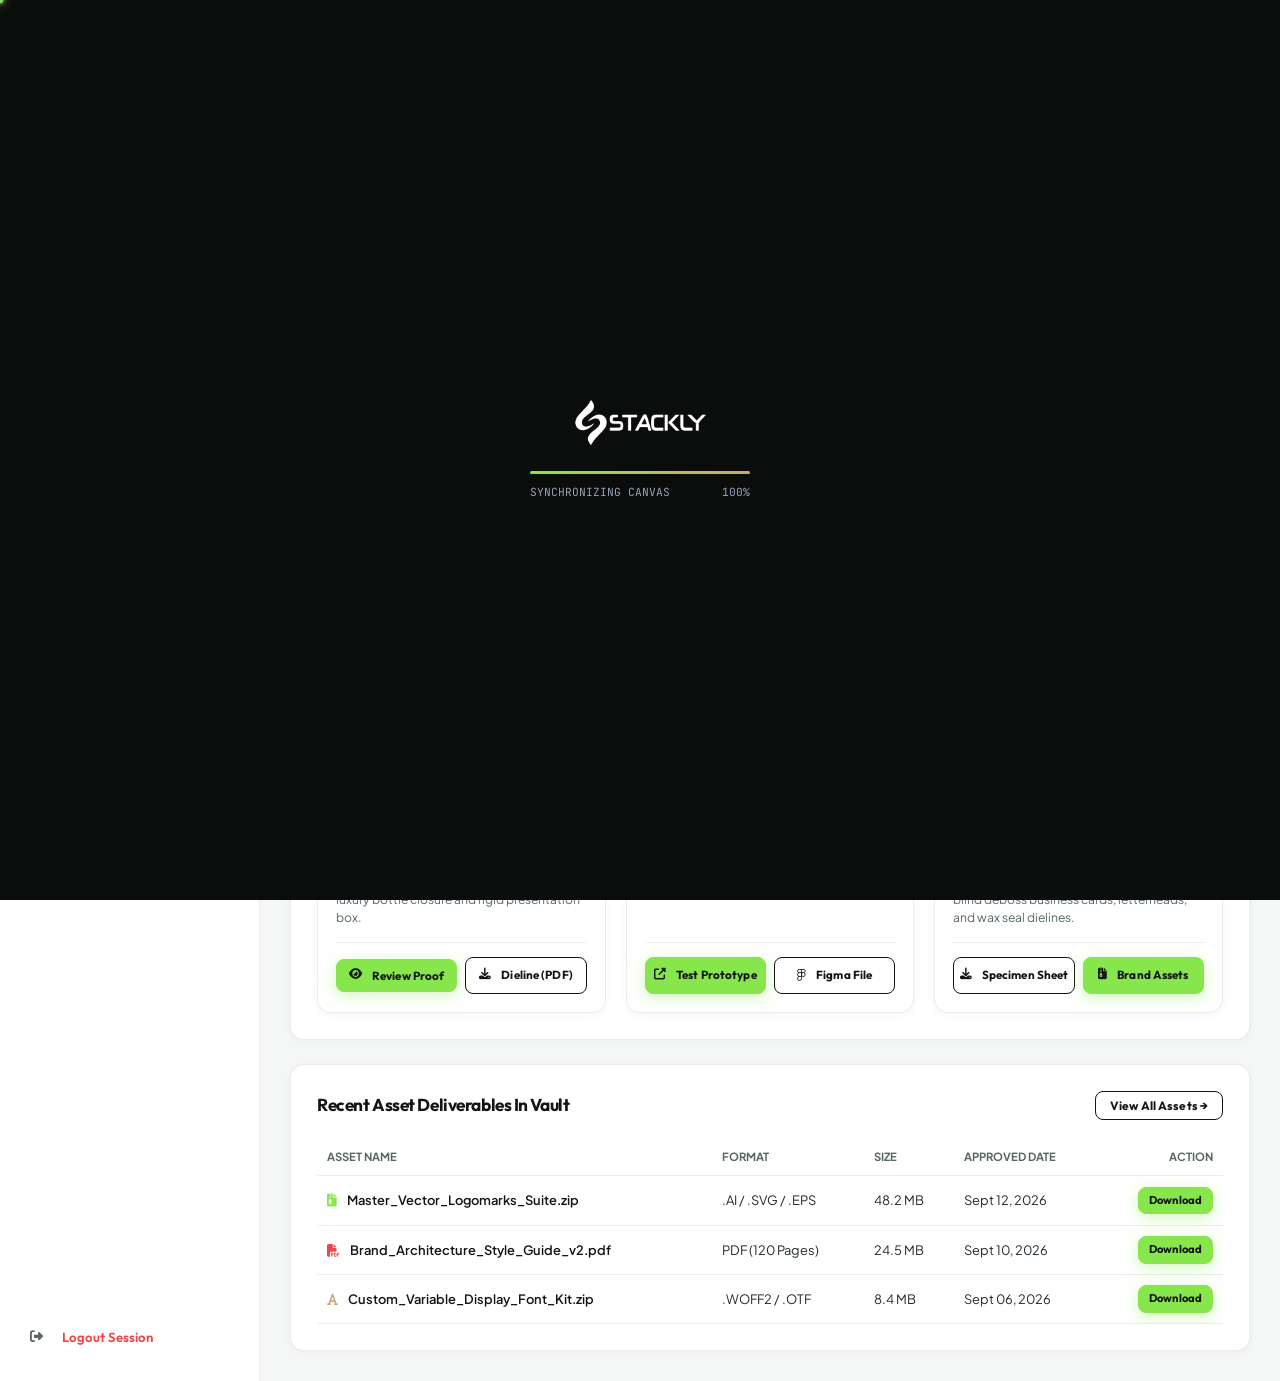
<file: customer-dashboard.html>
<!DOCTYPE html>
<html lang="en">
<head>
    <meta charset="UTF-8">
    <meta name="viewport" content="width=device-width, initial-scale=1.0">
    <title>Client Portal Dashboard | Stackly - Brand Design Agency</title>
    <link rel="icon" href="assets/top-logo.webp" type="image/webp">

    <link rel="preconnect" href="https://fonts.googleapis.com">
    <link rel="preconnect" href="https://fonts.gstatic.com" crossorigin>
    <link href="https://fonts.googleapis.com/css2?family=Inter:wght@300;400;500;600;700;800&family=JetBrains+Mono:wght@500;600;700&family=Plus+Jakarta+Sans:wght@400;500;600;700;800&family=Space+Grotesk:wght@500;600;700;800&display=swap" rel="stylesheet">
    <link rel="stylesheet" href="https://cdnjs.cloudflare.com/ajax/libs/font-awesome/6.5.1/css/all.min.css">
    <link rel="stylesheet" href="style.css">
</head>
<body class="dash-page-body">
    <div class="stackly-preloader" id="stacklyPreloader">
        <div class="preloader-brand">
            <img src="assets/logo.webp" alt="Stackly Studio">
        </div>
        <div class="preloader-bar-wrap">
            <div class="preloader-bar-fill" id="preloaderFill"></div>
        </div>
        <div class="preloader-meta">
            <span>SYNCHRONIZING CANVAS</span>
            <span id="preloaderCounter">0%</span>
        </div>
    </div>

    <div class="custom-cursor-dot"></div>
    <div class="custom-cursor-gyro">
        <div class="cursor-ring-inner"></div>
        <div class="cursor-ring-dashed"></div>
    </div>

    <header class="dash-navbar">
        <div class="dash-nav-left">
            <button class="dash-sidebar-toggle" id="dashSidebarToggle" aria-label="Toggle Dashboard Menu" title="Toggle Menu">
                <i class="fas fa-bars icon-bars"></i>
                <i class="fas fa-times icon-times"></i>
            </button>
            <a href="index.html" class="brand-logo" title="Stackly Studio">
                <img src="assets/logo.webp" alt="Stackly Studio">
            </a>
            <span class="dash-nav-badge" style="background: var(--bg-light-mint); color: var(--primary-green); border: 1px solid rgba(16, 185, 129, 0.3);">
                CLIENT WORKSPACE
            </span>
        </div>

        <div class="dash-nav-right">

            <a href="index.html" class="btn btn-outline dash-nav-home-btn" title="Back to Studio Home">
                <i class="fas fa-home"></i> <span class="dash-home-label">Studio Home</span>
            </a>

            <div class="dash-notif-wrap">
                <button class="dash-bell-btn" id="dashBellBtn" aria-label="Notifications">
                    <i class="fas fa-bell"></i>
                    <span class="bell-badge-pulse">3</span>
                </button>
                <div class="dash-notif-dropdown" id="dashNotifDropdown">
                    <div style="display: flex; justify-content: space-between; align-items: center; padding-bottom: 10px; border-bottom: 1px solid var(--border-subtle); margin-bottom: 10px;">
                        <strong style="font-size: 0.85rem; color: var(--primary-green);">Sprint Alerts (3)</strong>
                        <span style="font-size: 0.72rem; color: var(--text-muted); cursor: pointer;">Mark Read</span>
                    </div>
                    <div style="display: flex; flex-direction: column; gap: 10px;">
                        <a href="404.html" style="display: flex; gap: 10px; font-size: 0.8rem; color: var(--text-dark);">
                            <i class="fas fa-file-image" style="color: var(--accent-mint); margin-top: 3px;"></i>
                            <div>
                                <strong>New Packaging Proof V3</strong>
                                <p style="font-size: 0.72rem; color: var(--text-muted); margin: 0;">Glass bottle hot foil dieline ready for review.</p>
                            </div>
                        </a>
                        <a href="404.html" style="display: flex; gap: 10px; font-size: 0.8rem; color: var(--text-dark);">
                            <i class="fas fa-check-circle" style="color: var(--accent-sandal); margin-top: 3px;"></i>
                            <div>
                                <strong>Sprint 2 Milestone Cleared</strong>
                                <p style="font-size: 0.72rem; color: var(--text-muted); margin: 0;">Custom variable font files uploaded to vault.</p>
                            </div>
                        </a>
                        <a href="404.html" style="display: flex; gap: 10px; font-size: 0.8rem; color: var(--text-dark);">
                            <i class="fas fa-calendar-alt" style="color: #3b82f6; margin-top: 3px;"></i>
                            <div>
                                <strong>Design Review Call</strong>
                                <p style="font-size: 0.72rem; color: var(--text-muted); margin: 0;">Tomorrow at 04:30 PM IST with Arjun.</p>
                            </div>
                        </a>
                    </div>
                </div>
            </div>

            <div class="dash-nav-user-pill">
                <div class="dash-user-avatar user-display-avatar">A</div>
                <div style="line-height: 1.2;">
                    <strong class="user-display-name" style="font-size: 0.88rem; color: var(--text-dark); display: block;">Arjun Sundaram</strong>
                    <span class="user-display-email" style="font-size: 0.72rem; color: var(--text-muted);">client@enterprise.com</span>
                </div>
            </div>
        </div>
    </header>

    <div class="dash-sidebar-backdrop" id="dashSidebarBackdrop"></div>

    <div class="dash-app-layout">

        <aside class="dash-sidebar">
            <div>
                <div class="dash-sidebar-user">
                    <div class="dash-user-avatar user-display-avatar">A</div>
                    <div style="overflow: hidden;">
                        <strong class="user-display-name" style="font-size: 0.95rem; color: var(--primary-green); display: block; text-overflow: ellipsis; white-space: nowrap; overflow: hidden;">Arjun Sundaram</strong>
                        <span class="user-display-email" style="font-size: 0.72rem; color: var(--text-muted); display: block; text-overflow: ellipsis; white-space: nowrap; overflow: hidden;">client@enterprise.com</span>
                        <span style="font-size: 0.68rem; font-weight: 700; color: var(--accent-mint); background: var(--bg-light-mint); padding: 2px 6px; border-radius: 4px; display: inline-block; margin-top: 4px;">
                            Verified Client Partner
                        </span>
                    </div>
                </div>

                <nav class="dash-sidebar-menu">
                    <a href="#overview" class="dash-menu-link active" data-tab="overview">
                        <i class="fas fa-th-large"></i> Sprint Overview
                    </a>
                    <a href="#sprints" class="dash-menu-link" data-tab="sprints">
                        <i class="fas fa-project-diagram"></i> Active Sprints
                    </a>
                    <a href="#assets" class="dash-menu-link" data-tab="assets">
                        <i class="fas fa-folder-open"></i> Brand Asset Vault
                    </a>
                    <a href="#approvals" class="dash-menu-link" data-tab="approvals">
                        <i class="fas fa-check-double"></i> Proof Approvals
                    </a>
                    <a href="#billing" class="dash-menu-link" data-tab="billing">
                        <i class="fas fa-file-invoice-dollar"></i> Retainer &amp; Billing
                    </a>
                    <a href="#settings" class="dash-menu-link" data-tab="settings">
                        <i class="fas fa-cog"></i> Workspace Settings
                    </a>
                </nav>
            </div>

            <div>
                <a href="#logout" class="dash-menu-link dash-logout-btn" style="color: #ef4444;">
                    <i class="fas fa-sign-out-alt"></i> Logout Session
                </a>
            </div>
        </aside>

        <main class="dash-main-scroll">

            <div class="dash-tab-pane active" id="tab-overview">

                <div class="dash-stats-grid">
                    <div class="dash-stat-card">
                        <div class="dash-stat-info">
                            <h5>ACTIVE SPRINTS</h5>
                            <strong>02</strong>
                        </div>
                        <div class="dash-stat-icon"><i class="fas fa-tasks"></i></div>
                    </div>
                    <div class="dash-stat-card">
                        <div class="dash-stat-info">
                            <h5>DELIVERABLES READY</h5>
                            <strong>18</strong>
                        </div>
                        <div class="dash-stat-icon"><i class="fas fa-layer-group"></i></div>
                    </div>
                    <div class="dash-stat-card">
                        <div class="dash-stat-info">
                            <h5>PENDING REVIEWS</h5>
                            <strong>03</strong>
                        </div>
                        <div class="dash-stat-icon" style="color: var(--accent-sandal);"><i class="fas fa-eye"></i></div>
                    </div>
                    <div class="dash-stat-card">
                        <div class="dash-stat-info">
                            <h5>SPRINT VELOCITY</h5>
                            <strong>96%</strong>
                        </div>
                        <div class="dash-stat-icon" style="color: var(--accent-mint);"><i class="fas fa-chart-line"></i></div>
                    </div>
                </div>

                <div style="background: #ffffff; border-radius: var(--radius-md); padding: 26px; border: 1px solid var(--border-subtle); box-shadow: var(--shadow-sm); margin-bottom: 24px;">
                    <div style="display: flex; justify-content: space-between; align-items: center; margin-bottom: 12px; flex-wrap: wrap; gap: 10px;">
                        <div>
                            <span class="section-eyebrow" style="margin-bottom: 4px;">CURRENT ENGAGEMENT</span>
                            <h3 style="color: var(--primary-green); font-size: 1.35rem; margin: 0;">Sprint 3: Digital Flagship &amp; Web System Architecture</h3>
                        </div>
                        <span style="font-family: 'JetBrains Mono', monospace; font-size: 0.88rem; font-weight: 700; color: var(--accent-mint);">
                            74% Completed &bull; Week 6 of 8
                        </span>
                    </div>

                    <div style="height: 8px; background: var(--bg-light-mint); border-radius: 6px; overflow: hidden; margin-bottom: 18px;">
                        <div style="width: 74%; height: 100%; background: linear-gradient(90deg, var(--accent-mint), var(--accent-sandal));"></div>
                    </div>

                    <div class="responsive-metrics-grid" style="font-size: 0.82rem; color: var(--text-dark); text-align: left;">
                        <div><i class="fas fa-check-circle" style="color: var(--accent-mint);"></i> 1. Wireframing: <strong>Signed Off</strong></div>
                        <div><i class="fas fa-check-circle" style="color: var(--accent-mint);"></i> 2. Visual Systems: <strong>Signed Off</strong></div>
                        <div><i class="fas fa-spinner fa-spin" style="color: var(--accent-sandal);"></i> 3. Prototype: <strong>In Review</strong></div>
                        <div><i class="far fa-circle" style="color: var(--text-muted);"></i> 4. QA &amp; Deployment: <strong>Upcoming</strong></div>
                    </div>
                </div>

                <div style="background: #ffffff; border-radius: var(--radius-md); padding: 26px; border: 1px solid var(--border-subtle); box-shadow: var(--shadow-sm); margin-bottom: 24px;">
                    <div style="display: flex; justify-content: space-between; align-items: center; margin-bottom: 6px; flex-wrap: wrap; gap: 10px;">
                        <div>
                            <span class="section-eyebrow" style="margin-bottom: 4px;">STUDIO CRAFT VAULT</span>
                            <h4 style="font-size: 1.2rem; color: var(--primary-green); margin: 0;">Active Sprint Visual Proofs &amp; Spatial Previews</h4>
                        </div>
                        <span style="font-size: 0.8rem; color: var(--text-muted); background: var(--bg-canvas); padding: 4px 10px; border-radius: 4px; border: 1px solid var(--border-subtle);">
                            <i class="fas fa-cubes" style="color: var(--accent-mint); margin-right: 4px;"></i> Salem Atelier 4K Renders
                        </span>
                    </div>
                    <p style="font-size: 0.84rem; color: var(--text-muted); margin-bottom: 18px;">High-fidelity renders, dieline blueprints, and spatial prototypes generated by your dedicated atelier team.</p>

                    <div class="dash-visual-grid">

                        <div class="dash-visual-card">
                            <div class="dash-visual-thumb">
                                <img src="assets/images/service_packaging.webp" alt="Packaging Proof" loading="lazy">
                                <span class="dash-visual-badge sandal"><i class="fas fa-box-open"></i> Sprint 4 &bull; Dieline V3</span>
                            </div>
                            <div class="dash-visual-body">
                                <div class="dash-visual-tags">
                                    <span class="dash-visual-tag">Luxury Packaging</span>
                                    <span class="dash-visual-tag">Emboss Plate</span>
                                    <span class="dash-visual-tag">Pantone 5605 C</span>
                                </div>
                                <h5 class="dash-visual-title">Cosmetics Glass Jar &amp; Gold Foil Carton</h5>
                                <p class="dash-visual-desc">0.4mm tactile raised foil margin dieline for luxury bottle closure and rigid presentation box.</p>
                                <div class="dash-visual-actions">
                                    <button type="button" class="btn btn-accent" onclick="document.querySelector('[data-tab=approvals]').click()">
                                        <i class="fas fa-eye"></i> Review Proof
                                    </button>
                                    <a href="404.html" class="btn btn-outline" title="Download Vector Dieline">
                                        <i class="fas fa-download"></i> Dieline (PDF)
                                    </a>
                                </div>
                            </div>
                        </div>

                        <div class="dash-visual-card">
                            <div class="dash-visual-thumb">
                                <img src="assets/images/brand_sticky_showcase.webp" alt="Digital Flagship Web System" loading="lazy">
                                <span class="dash-visual-badge mint"><i class="fas fa-laptop-code"></i> Sprint 3 &bull; Live Prototype</span>
                            </div>
                            <div class="dash-visual-body">
                                <div class="dash-visual-tags">
                                    <span class="dash-visual-tag">Next.js Headless</span>
                                    <span class="dash-visual-tag">WebGL 3D</span>
                                    <span class="dash-visual-tag">60 FPS</span>
                                </div>
                                <h5 class="dash-visual-title">Digital Flagship Interactive Micro-Store</h5>
                                <p class="dash-visual-desc">Responsive dynamic grid, fluid product reveal transitions, and custom cart drawer animation system.</p>
                                <div class="dash-visual-actions">
                                    <a href="404.html" class="btn btn-accent" target="_blank">
                                        <i class="fas fa-external-link-alt"></i> Test Prototype
                                    </a>
                                    <a href="404.html" class="btn btn-outline" title="View Figma Sync File">
                                        <i class="fab fa-figma"></i> Figma File
                                    </a>
                                </div>
                            </div>
                        </div>

                        <div class="dash-visual-card">
                            <div class="dash-visual-thumb">
                                <img src="assets/images/mockup_stationery.webp" alt="Variable Typography and Stationery" loading="lazy">
                                <span class="dash-visual-badge success"><i class="fas fa-check-circle"></i> Sprint 2 &bull; Approved</span>
                            </div>
                            <div class="dash-visual-body">
                                <div class="dash-visual-tags">
                                    <span class="dash-visual-tag">Custom Typeface</span>
                                    <span class="dash-visual-tag">FSC Paperboard</span>
                                    <span class="dash-visual-tag">Corporate Identity</span>
                                </div>
                                <h5 class="dash-visual-title">Variable Ligature Typeface &amp; Stationery Suite</h5>
                                <p class="dash-visual-desc">Full commercial stationery mockups with blind deboss business cards, letterheads, and wax seal dielines.</p>
                                <div class="dash-visual-actions">
                                    <a href="404.html" class="btn btn-outline">
                                        <i class="fas fa-download"></i> Specimen Sheet
                                    </a>
                                    <a href="404.html" class="btn btn-accent">
                                        <i class="fas fa-file-archive"></i> Brand Assets
                                    </a>
                                </div>
                            </div>
                        </div>
                    </div>
                </div>

                <div style="background: #ffffff; border-radius: var(--radius-md); padding: 26px; border: 1px solid var(--border-subtle); box-shadow: var(--shadow-sm);">
                    <div style="display: flex; justify-content: space-between; align-items: center; margin-bottom: 18px; flex-wrap: wrap; gap: 10px;">
                        <h4 style="font-size: 1.15rem; color: var(--primary-green); margin: 0;">Recent Asset Deliverables In Vault</h4>
                        <button type="button" class="btn btn-outline" style="padding: 6px 14px; font-size: 0.8rem; cursor: pointer;" onclick="document.querySelector('[data-tab=assets]').click()">View All Assets &rarr;</button>
                    </div>

                    <div style="overflow-x: auto;">
                        <table style="width: 100%; border-collapse: collapse; font-size: 0.86rem; text-align: left;">
                            <thead>
                                <tr style="border-bottom: 1.5px solid var(--border-subtle); color: var(--text-muted); font-size: 0.75rem; text-transform: uppercase;">
                                    <th style="padding: 10px;">Asset Name</th>
                                    <th style="padding: 10px;">Format</th>
                                    <th style="padding: 10px;">Size</th>
                                    <th style="padding: 10px;">Approved Date</th>
                                    <th style="padding: 10px; text-align: right;">Action</th>
                                </tr>
                            </thead>
                            <tbody>
                                <tr style="border-bottom: 1px solid var(--border-subtle);">
                                    <td style="padding: 14px 10px; font-weight: 600; color: var(--primary-green);">
                                        <i class="fas fa-file-archive" style="color: var(--accent-mint); margin-right: 8px;"></i> Master_Vector_Logomarks_Suite.zip
                                    </td>
                                    <td style="padding: 10px;">.AI / .SVG / .EPS</td>
                                    <td style="padding: 10px;">48.2 MB</td>
                                    <td style="padding: 10px;">Sept 12, 2026</td>
                                    <td style="padding: 10px; text-align: right;">
                                        <a href="404.html" class="btn btn-accent" style="padding: 4px 10px; font-size: 0.75rem;">Download</a>
                                    </td>
                                </tr>
                                <tr style="border-bottom: 1px solid var(--border-subtle);">
                                    <td style="padding: 14px 10px; font-weight: 600; color: var(--primary-green);">
                                        <i class="fas fa-file-pdf" style="color: #ef4444; margin-right: 8px;"></i> Brand_Architecture_Style_Guide_v2.pdf
                                    </td>
                                    <td style="padding: 10px;">PDF (120 Pages)</td>
                                    <td style="padding: 10px;">24.5 MB</td>
                                    <td style="padding: 10px;">Sept 10, 2026</td>
                                    <td style="padding: 10px; text-align: right;">
                                        <a href="404.html" class="btn btn-accent" style="padding: 4px 10px; font-size: 0.75rem;">Download</a>
                                    </td>
                                </tr>
                                <tr style="border-bottom: 1px solid var(--border-subtle);">
                                    <td style="padding: 14px 10px; font-weight: 600; color: var(--primary-green);">
                                        <i class="fas fa-font" style="color: var(--accent-sandal); margin-right: 8px;"></i> Custom_Variable_Display_Font_Kit.zip
                                    </td>
                                    <td style="padding: 10px;">.WOFF2 / .OTF</td>
                                    <td style="padding: 10px;">8.4 MB</td>
                                    <td style="padding: 10px;">Sept 06, 2026</td>
                                    <td style="padding: 10px; text-align: right;">
                                        <a href="404.html" class="btn btn-accent" style="padding: 4px 10px; font-size: 0.75rem;">Download</a>
                                    </td>
                                </tr>
                            </tbody>
                        </table>
                    </div>
                </div>
            </div>

            <div class="dash-tab-pane" id="tab-sprints">
                <div style="margin-bottom: 22px;">
                    <h3 style="font-size: 1.4rem; color: var(--primary-green); margin-bottom: 4px;">Sprint Roadmap &amp; Milestones</h3>
                    <p style="font-size: 0.88rem; color: var(--text-muted);">Real-time tracking of your agency design sprints managed by Stackly's Salem studio.</p>
                </div>

                <div style="display: flex; flex-direction: column; gap: 16px;">

                    <div style="background: #ffffff; border-radius: var(--radius-md); padding: 22px; border: 1px solid var(--border-subtle); display: flex; justify-content: space-between; align-items: center;">
                        <div>
                            <span style="font-size: 0.75rem; font-weight: 700; color: var(--accent-mint); background: var(--bg-light-mint); padding: 2px 8px; border-radius: 4px;">COMPLETED</span>
                            <h4 style="font-size: 1.15rem; color: var(--primary-green); margin: 6px 0;">Sprint 1: Brand Strategy &amp; Competitive White Space</h4>
                            <p style="font-size: 0.84rem; color: var(--text-muted); margin: 0;">Market positioning matrix, audience personas, and core narrative architecture.</p>
                        </div>
                        <span style="font-family: 'JetBrains Mono', monospace; font-weight: 700; color: var(--accent-mint); font-size: 0.9rem;">100%</span>
                    </div>

                    <div style="background: #ffffff; border-radius: var(--radius-md); padding: 22px; border: 1px solid var(--border-subtle); display: flex; justify-content: space-between; align-items: center;">
                        <div>
                            <span style="font-size: 0.75rem; font-weight: 700; color: var(--accent-mint); background: var(--bg-light-mint); padding: 2px 8px; border-radius: 4px;">COMPLETED</span>
                            <h4 style="font-size: 1.15rem; color: var(--primary-green); margin: 6px 0;">Sprint 2: Vector Logomark &amp; Custom Typography</h4>
                            <p style="font-size: 0.84rem; color: var(--text-muted); margin: 0;">Proprietary ligature font set, geometric primary logo, and icon library.</p>
                        </div>
                        <span style="font-family: 'JetBrains Mono', monospace; font-weight: 700; color: var(--accent-mint); font-size: 0.9rem;">100%</span>
                    </div>

                    <div style="background: #ffffff; border-radius: var(--radius-md); padding: 22px; border: 1.5px solid var(--accent-mint); display: flex; justify-content: space-between; align-items: center; box-shadow: var(--shadow-sm);">
                        <div>
                            <span style="font-size: 0.75rem; font-weight: 700; color: var(--accent-sandal-dark); background: rgba(212,163,115,0.15); padding: 2px 8px; border-radius: 4px;">ACTIVE IN PROGRESS</span>
                            <h4 style="font-size: 1.15rem; color: var(--primary-green); margin: 6px 0;">Sprint 3: Digital Flagship &amp; Web Systems</h4>
                            <p style="font-size: 0.84rem; color: var(--text-muted); margin: 0;">High-performance headless e-commerce frontend, micro-interactions, and interactive product showcase.</p>
                        </div>
                        <span style="font-family: 'JetBrains Mono', monospace; font-weight: 700; color: var(--accent-mint); font-size: 0.9rem;">74%</span>
                    </div>

                    <div style="background: #ffffff; border-radius: var(--radius-md); padding: 22px; border: 1px solid var(--border-subtle); display: flex; justify-content: space-between; align-items: center;">
                        <div>
                            <span style="font-size: 0.75rem; font-weight: 700; color: var(--text-muted); background: var(--bg-canvas); padding: 2px 8px; border-radius: 4px;">UPCOMING SPRINT</span>
                            <h4 style="font-size: 1.15rem; color: var(--text-muted); margin: 6px 0;">Sprint 4: Tactile Packaging &amp; Manufacturer Production</h4>
                            <p style="font-size: 0.84rem; color: var(--text-muted); margin: 0;">Emboss plates, FSC paper substrate proofs, and printer liaison sign-off.</p>
                        </div>
                        <span style="font-family: 'JetBrains Mono', monospace; font-weight: 700; color: var(--text-muted); font-size: 0.9rem;">0%</span>
                    </div>
                </div>
            </div>

            <div class="dash-tab-pane" id="tab-assets">
                <div style="margin-bottom: 22px;">
                    <h3 style="font-size: 1.4rem; color: var(--primary-green); margin-bottom: 4px;">Brand Asset Vault</h3>
                    <p style="font-size: 0.88rem; color: var(--text-muted);">Direct cloud access to commercial vector files, master brand book PDFs, and licensed typography.</p>
                </div>

                <div class="responsive-services-grid" style="gap: 20px;">

                    <div class="dash-visual-card">
                        <div class="dash-visual-thumb" style="height: 160px;">
                            <img src="assets/images/service_identity.webp" alt="Primary Vector Logo Suite" loading="lazy">
                            <span class="dash-visual-badge sandal"><i class="fas fa-vector-square"></i> Vector Master</span>
                        </div>
                        <div class="dash-visual-body">
                            <h4 style="font-size: 1.05rem; margin-bottom: 6px; color: var(--primary-green);">Primary Vector Logo Kit</h4>
                            <p style="font-size: 0.8rem; color: var(--text-muted); margin-bottom: 14px;">RGB, CMYK, Pantone 5605 C, and Monochrome vector versions in .SVG, .EPS, and .AI.</p>
                            <a href="404.html" class="btn btn-outline btn-block" style="padding: 7px; font-size: 0.8rem; text-align: center;">
                                <i class="fas fa-download"></i> Download .ZIP (48 MB)
                            </a>
                        </div>
                    </div>

                    <div class="dash-visual-card">
                        <div class="dash-visual-thumb" style="height: 160px;">
                            <img src="assets/images/mockup_stationery.webp" alt="Master Brand Book" loading="lazy">
                            <span class="dash-visual-badge mint"><i class="fas fa-book-open"></i> Style Guide</span>
                        </div>
                        <div class="dash-visual-body">
                            <h4 style="font-size: 1.05rem; margin-bottom: 6px; color: var(--primary-green);">Master Brand Book PDF</h4>
                            <p style="font-size: 0.8rem; color: var(--text-muted); margin-bottom: 14px;">120-page comprehensive guidelines on layout grids, typography, and voice rules.</p>
                            <a href="404.html" class="btn btn-outline btn-block" style="padding: 7px; font-size: 0.8rem; text-align: center;">
                                <i class="fas fa-download"></i> Download .PDF (24 MB)
                            </a>
                        </div>
                    </div>

                    <div class="dash-visual-card">
                        <div class="dash-visual-thumb" style="height: 160px;">
                            <img src="assets/images/hero_agency_creative.webp" alt="Motion and Digital Kit" loading="lazy">
                            <span class="dash-visual-badge success"><i class="fas fa-film"></i> Motion Toolkit</span>
                        </div>
                        <div class="dash-visual-body">
                            <h4 style="font-size: 1.05rem; margin-bottom: 6px; color: var(--primary-green);">Motion &amp; Digital Toolkits</h4>
                            <p style="font-size: 0.8rem; color: var(--text-muted); margin-bottom: 14px;">High-resolution master assets, animated logo stings, and social campaign toolkits.</p>
                            <a href="404.html" class="btn btn-outline btn-block" style="padding: 7px; font-size: 0.8rem; text-align: center;">
                                <i class="fas fa-download"></i> Download .ZIP (112 MB)
                            </a>
                        </div>
                    </div>

                    <div class="dash-visual-card">
                        <div class="dash-visual-thumb" style="height: 160px;">
                            <img src="assets/images/service_packaging.webp" alt="Tactile Packaging Specs" loading="lazy">
                            <span class="dash-visual-badge sandal"><i class="fas fa-box"></i> Print Blueprints</span>
                        </div>
                        <div class="dash-visual-body">
                            <h4 style="font-size: 1.05rem; margin-bottom: 6px; color: var(--primary-green);">Packaging &amp; Dieline Blueprints</h4>
                            <p style="font-size: 0.8rem; color: var(--text-muted); margin-bottom: 14px;">Emboss plate coordinates, 1:1 scale cutter guides, and foil stamping separation layers.</p>
                            <a href="404.html" class="btn btn-outline btn-block" style="padding: 7px; font-size: 0.8rem; text-align: center;">
                                <i class="fas fa-download"></i> Download .AI &amp; PDF (36 MB)
                            </a>
                        </div>
                    </div>
                </div>
            </div>

            <div class="dash-tab-pane" id="tab-approvals">
                <div style="margin-bottom: 22px;">
                    <h3 style="font-size: 1.4rem; color: var(--primary-green); margin-bottom: 4px;">Proof Review &amp; Sign-Off Desk</h3>
                    <p style="font-size: 0.88rem; color: var(--text-muted);">Review pending design deliverables submitted by Stackly's art directors for your sprint sign-off.</p>
                </div>

                <div class="responsive-split-grid" style="background: #ffffff; border-radius: var(--radius-md); padding: 28px; border: 1px solid var(--border-subtle); box-shadow: var(--shadow-sm); gap: 30px; align-items: center;">
                    <div>
                        <span class="section-eyebrow sandal">AWAITING CLIENT APPROVAL</span>
                        <h3 style="color: var(--primary-green); font-size: 1.3rem; margin: 8px 0;">Cosmetics Glass Jar Emboss Plate Dieline V3</h3>
                        <p style="font-size: 0.88rem; margin-bottom: 18px;">Updated with 0.4mm tactile raised foil margin requested in revision round 2. Tested for luxury glass bottle adhesion.</p>
                        <div class="dash-action-group">
                            <a href="404.html" class="btn btn-accent">
                                <i class="fas fa-check"></i> Approve Deliverable
                            </a>
                            <a href="404.html" class="btn btn-outline">
                                Request Revision
                            </a>
                        </div>
                    </div>
                    <div style="border-radius: var(--radius-sm); overflow: hidden; height: 220px; border: 1px solid var(--border-subtle);">
                        <img src="assets/images/service_packaging.webp" alt="Proof Preview" style="width: 100%; height: 100%; object-fit: cover;">
                    </div>
                </div>
            </div>

            <div class="dash-tab-pane" id="tab-billing">
                <div style="margin-bottom: 22px;">
                    <h3 style="font-size: 1.4rem; color: var(--primary-green); margin-bottom: 4px;">Retainer &amp; Sprint Invoicing</h3>
                    <p style="font-size: 0.88rem; color: var(--text-muted);">View enterprise contract terms, milestone invoices, and retainer receipts.</p>
                </div>

                <div style="background: #ffffff; border-radius: var(--radius-md); padding: 24px; border: 1px solid var(--border-subtle); box-shadow: var(--shadow-sm);">
                    <div style="display: flex; justify-content: space-between; align-items: center; border-bottom: 1px solid var(--border-subtle); padding-bottom: 14px; margin-bottom: 14px;">
                        <div>
                            <strong style="font-size: 0.95rem; color: var(--primary-green); display: block;">Invoice #STK-2026-089 &bull; Milestone 2 Clearance</strong>
                            <span style="font-size: 0.78rem; color: var(--text-muted);">Visual Identity &amp; Variable Typography System Delivery</span>
                        </div>
                        <div style="text-align: right;">
                            <strong style="font-size: 1.1rem; color: var(--primary-green); display: block;">$21,000.00</strong>
                            <span style="font-size: 0.72rem; color: #10b981; font-weight: 700;">PAID &bull; RECEIPT #8849</span>
                        </div>
                    </div>

                    <div style="display: flex; justify-content: space-between; align-items: center;">
                        <div>
                            <strong style="font-size: 0.95rem; color: var(--primary-green); display: block;">Invoice #STK-2026-090 &bull; Milestone 3 Clearance</strong>
                            <span style="font-size: 0.78rem; color: var(--text-muted);">Digital Flagship Frontend &amp; Micro-Interactions</span>
                        </div>
                        <div style="text-align: right;">
                            <strong style="font-size: 1.1rem; color: var(--primary-green); display: block;">$21,000.00</strong>
                            <span style="font-size: 0.72rem; color: var(--accent-sandal-dark); font-weight: 700;">DUE UPON SPRINT SIGN-OFF</span>
                        </div>
                    </div>
                </div>
            </div>

            <div class="dash-tab-pane" id="tab-settings">
                <div style="margin-bottom: 22px;">
                    <h3 style="font-size: 1.4rem; color: var(--primary-green); margin-bottom: 4px;">Workspace Settings</h3>
                    <p style="font-size: 0.88rem; color: var(--text-muted);">Manage client company profile and team access.</p>
                </div>

                <div class="dash-settings-grid">

                    <div style="background: #ffffff; border-radius: var(--radius-md); padding: 28px; border: 1px solid var(--border-subtle); box-shadow: var(--shadow-sm);">
                        <div style="display: flex; align-items: center; gap: 16px; margin-bottom: 22px; padding-bottom: 18px; border-bottom: 1px solid var(--border-subtle);">
                            <div class="dash-user-avatar user-display-avatar" style="width: 58px; height: 58px; font-size: 1.4rem; background: var(--primary-green); flex-shrink: 0;">A</div>
                            <div>
                                <strong class="user-display-name" style="font-size: 1.1rem; color: var(--primary-green); display: block;">Arjun Sundaram</strong>
                                <span class="user-display-email" style="font-size: 0.82rem; color: var(--text-muted); display: block; margin-bottom: 5px;">client@enterprise.com</span>
                                <span style="font-size: 0.72rem; font-weight: 700; color: #10b981; background: #ecfdf5; border: 1px solid rgba(16,185,129,0.3); padding: 2px 8px; border-radius: 4px; display: inline-flex; align-items: center; gap: 4px;">
                                    <i class="fas fa-check-circle"></i> Enterprise Client Verified
                                </span>
                            </div>
                        </div>

                        <form onsubmit="event.preventDefault(); window.location.href='404.html';">
                            <div class="form-input-box">
                                <label style="display: block; font-size: 0.8rem; font-weight: 700; text-transform: uppercase; color: var(--text-dark); margin-bottom: 6px;">Client Representative</label>
                                <input type="text" class="form-input user-display-name" value="Arjun Sundaram">
                            </div>
                            <div class="form-input-box">
                                <label style="display: block; font-size: 0.8rem; font-weight: 700; text-transform: uppercase; color: var(--text-dark); margin-bottom: 6px;">Client Enterprise Organization</label>
                                <input type="text" class="form-input" value="Veda Living Skincare Pvt Ltd">
                            </div>
                            <div class="form-input-box">
                                <label style="display: block; font-size: 0.8rem; font-weight: 700; text-transform: uppercase; color: var(--text-dark); margin-bottom: 6px;">Client Primary Email</label>
                                <input type="email" class="form-input user-display-email" value="client@enterprise.com">
                            </div>
                            <div class="form-input-box">
                                <label style="display: block; font-size: 0.8rem; font-weight: 700; text-transform: uppercase; color: var(--text-dark); margin-bottom: 6px;">Direct Phone / WhatsApp</label>
                                <input type="tel" class="form-input" value="+91 98400 12345">
                            </div>

                            <div style="margin-top: 20px; padding-top: 18px; border-top: 1px solid var(--border-subtle);">
                                <label style="display: block; font-size: 0.8rem; font-weight: 700; text-transform: uppercase; color: var(--text-dark); margin-bottom: 12px;">Studio Communication Preferences</label>
                                <div style="display: flex; flex-direction: column; gap: 10px; font-size: 0.83rem; color: var(--text-dark); margin-bottom: 22px;">
                                    <label style="display: flex; align-items: center; gap: 10px; cursor: pointer;">
                                        <input type="checkbox" checked style="accent-color: var(--primary-green); width: 16px; height: 16px;">
                                        <span>Notify instantly when new sprint proof is published for sign-off</span>
                                    </label>
                                    <label style="display: flex; align-items: center; gap: 10px; cursor: pointer;">
                                        <input type="checkbox" checked style="accent-color: var(--primary-green); width: 16px; height: 16px;">
                                        <span>Receive Weekly Executive Progress Digest from Art Director</span>
                                    </label>
                                    <label style="display: flex; align-items: center; gap: 10px; cursor: pointer;">
                                        <input type="checkbox" checked style="accent-color: var(--primary-green); width: 16px; height: 16px;">
                                        <span>SMS / WhatsApp reminder before weekly sprint review call</span>
                                    </label>
                                </div>
                            </div>

                            <div class="dash-action-group">
                                <button type="submit" class="btn btn-accent" style="padding: 9px 18px; font-size: 0.85rem;">Save Preferences</button>
                                <a href="404.html" class="btn btn-outline" style="padding: 9px 18px; font-size: 0.85rem;">Change Password</a>
                            </div>
                        </form>
                    </div>

                    <div style="display: flex; flex-direction: column; gap: 20px;">

                        <div style="background: #ffffff; border-radius: var(--radius-md); padding: 24px; border: 1px solid var(--border-subtle); box-shadow: var(--shadow-sm);">
                            <div style="display: flex; justify-content: space-between; align-items: center; margin-bottom: 16px; flex-wrap: wrap; gap: 8px;">
                                <span class="section-eyebrow sandal" style="margin-bottom: 0;">ASSIGNED ART DIRECTOR</span>
                                <span style="font-size: 0.72rem; font-weight: 700; color: var(--accent-mint); background: var(--bg-light-mint); padding: 3px 8px; border-radius: 4px; display: inline-flex; align-items: center; gap: 4px;">
                                    <i class="fas fa-circle" style="font-size: 0.5rem;"></i> ONLINE IN SALEM HQ
                                </span>
                            </div>

                            <div style="display: flex; gap: 16px; align-items: center; margin-bottom: 16px;">
                                <img src="assets/images/director_portrait.webp" alt="Arjun Rathore" style="width: 72px; height: 72px; border-radius: 12px; object-fit: cover; border: 2px solid var(--accent-sandal); flex-shrink: 0; box-shadow: var(--shadow-sm);">
                                <div>
                                    <h4 style="font-size: 1.1rem; color: var(--primary-green); margin: 0 0 4px;">Arjun Rathore</h4>
                                    <span style="font-size: 0.8rem; font-weight: 600; color: var(--accent-sandal-dark); display: block; margin-bottom: 4px;">
                                        Chief Creative Officer &amp; Atelier Lead
                                    </span>
                                    <span style="font-size: 0.75rem; color: var(--text-muted); display: block;">
                                        <i class="fas fa-map-marker-alt" style="color: var(--accent-sandal); margin-right: 4px;"></i> Salem HQ Atelier &bull; Chinna Thirupathi
                                    </span>
                                </div>
                            </div>

                            <p style="font-size: 0.83rem; color: var(--text-dark); line-height: 1.5; margin-bottom: 18px;">
                                Directing your brand identity sprint, packaging dielines, and e-commerce digital architecture. Over 12+ years crafting bespoke visual systems for luxury brands.
                            </p>

                            <div class="dash-dual-btn-grid">
                                <a href="404.html" class="btn btn-outline" style="padding: 8px 10px; font-size: 0.78rem; text-align: center; justify-content: center;">
                                    <i class="fas fa-calendar-alt"></i> Book Sync Call
                                </a>
                                <a href="404.html" class="btn btn-accent" style="padding: 8px 10px; font-size: 0.78rem; text-align: center; justify-content: center;">
                                    <i class="fab fa-slack"></i> Slack Concierge
                                </a>
                            </div>

                            <div style="background: var(--bg-canvas); border-radius: var(--radius-sm); padding: 12px; font-size: 0.76rem; color: var(--text-muted); display: flex; justify-content: space-between; flex-wrap: wrap; gap: 6px;">
                                <span>Typical Response Time: <strong>&lt; 4 Hours</strong></span>
                                <span>Timezone: <strong>IST (UTC+5:30)</strong></span>
                            </div>
                        </div>

                        <div style="background: #ffffff; border-radius: var(--radius-md); padding: 22px; border: 1px solid var(--border-subtle); box-shadow: var(--shadow-sm);">
                            <div style="display: flex; align-items: center; gap: 12px; margin-bottom: 14px;">
                                <div style="width: 36px; height: 36px; border-radius: 8px; background: rgba(16,185,129,0.12); color: #10b981; display: flex; align-items: center; justify-content: center; font-size: 1.1rem; flex-shrink: 0;">
                                    <i class="fas fa-shield-alt"></i>
                                </div>
                                <div>
                                    <h5 style="font-size: 0.95rem; color: var(--primary-green); margin: 0 0 2px;">Enterprise Security &amp; IP Protection</h5>
                                    <span style="font-size: 0.75rem; color: var(--text-muted);">Stackly Atelier Commercial Guarantee</span>
                                </div>
                            </div>

                            <div style="font-size: 0.81rem; color: var(--text-dark); display: flex; flex-direction: column; gap: 10px; margin-bottom: 14px;">
                                <div style="display: flex; align-items: flex-start; gap: 8px;">
                                    <i class="fas fa-file-contract" style="color: var(--accent-mint); margin-top: 3px;"></i>
                                    <span><strong>Mutual NDA #STK-NDA-2026-042</strong> active &bull; Valid through Oct 2027</span>
                                </div>
                                <div style="display: flex; align-items: flex-start; gap: 8px;">
                                    <i class="fas fa-lock" style="color: var(--accent-sandal); margin-top: 3px;"></i>
                                    <span><strong>256-Bit AES Vault Encryption</strong> on all master vector source files</span>
                                </div>
                                <div style="display: flex; align-items: flex-start; gap: 8px;">
                                    <i class="fas fa-certificate" style="color: #10b981; margin-top: 3px;"></i>
                                    <span><strong>100% Commercial IP Rights</strong> transferred upon final sprint sign-off</span>
                                </div>
                            </div>

                            <a href="404.html" style="font-size: 0.78rem; color: var(--primary-green); font-weight: 700; text-decoration: underline; display: inline-flex; align-items: center; gap: 5px;">
                                View Signed Master Services Agreement (PDF) &rarr;
                            </a>
                        </div>
                    </div>
                </div>
            </div>

        </main>
    </div>

    <div class="success-modal-backdrop" id="logoutModal">
        <div class="success-modal-card">
            <div class="success-icon-circle" style="color: #ef4444; background: #fef2f2;">
                <i class="fas fa-sign-out-alt"></i>
            </div>
            <h3 style="color: var(--primary-green); font-size: 1.4rem; margin-bottom: 8px;">Confirm Session Logout?</h3>
            <p style="font-size: 0.88rem; color: var(--text-muted); margin-bottom: 24px;">
                You are about to securely exit the client portal. Your session data and downloads are safe.
            </p>
            <div style="display: flex; gap: 12px; justify-content: center; flex-wrap: wrap;">
                <button type="button" class="btn btn-outline" id="cancelLogoutBtn">Cancel</button>
                <button type="button" class="btn btn-primary" id="confirmLogoutBtn">Yes, Logout</button>
            </div>
        </div>
    </div>

    <script src="script.js"></script>
</body>
</html>
</file>
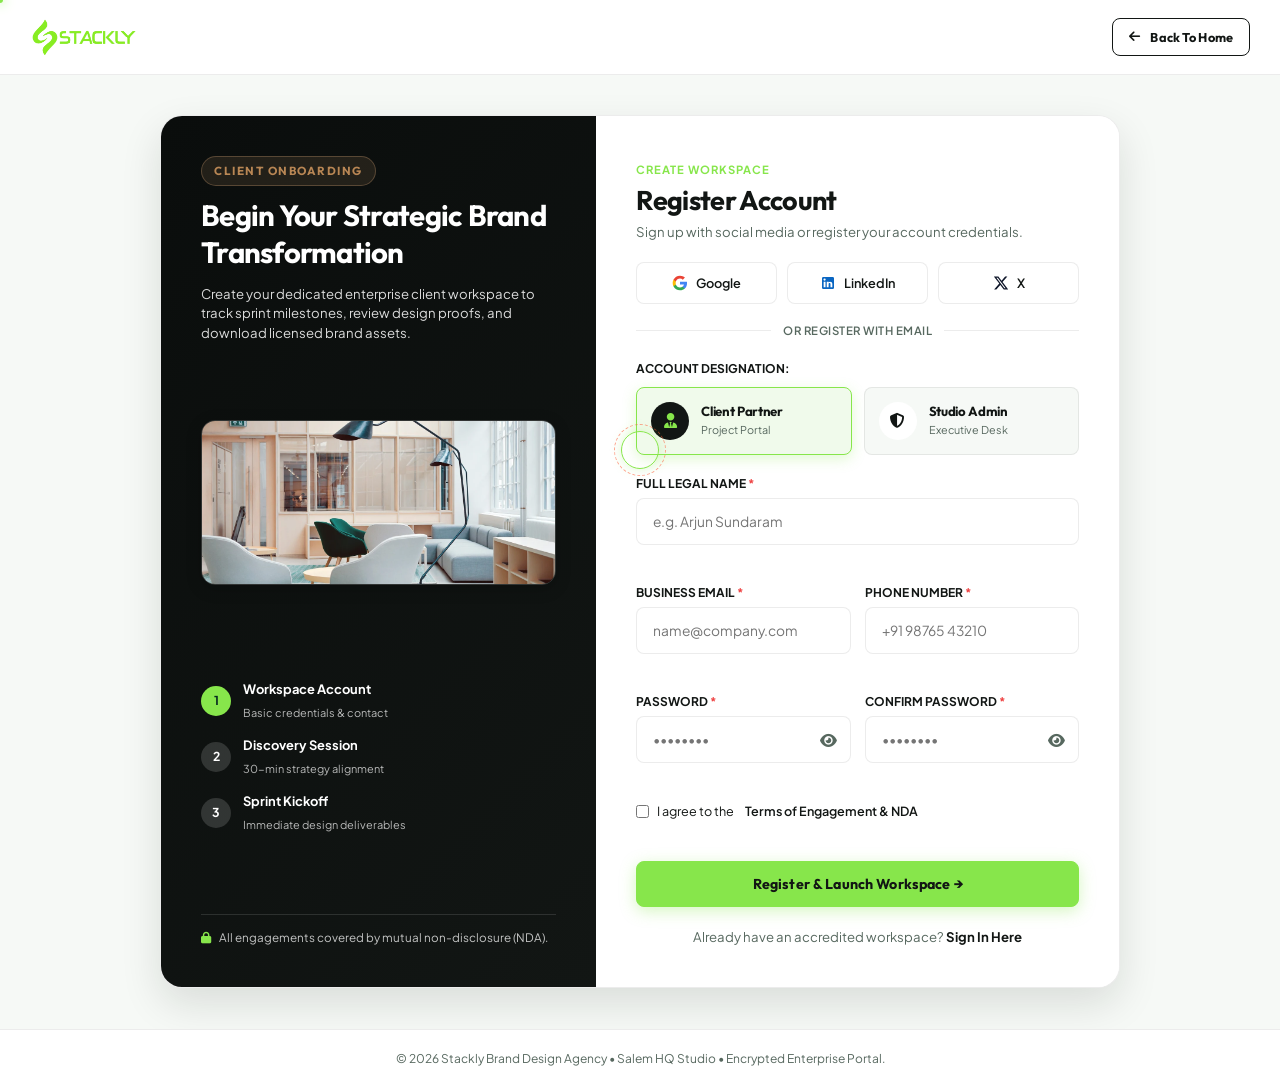
<file: get-started.html>
<!DOCTYPE html>
<html lang="en">
<head>
    <meta charset="UTF-8">
    <meta name="viewport" content="width=device-width, initial-scale=1.0">
    <title>Start A Project &amp; Register | Stackly - Brand Design Agency</title>
    <link rel="icon" href="assets/top-logo.webp" type="image/webp">

    <link rel="preconnect" href="https://fonts.googleapis.com">
    <link rel="preconnect" href="https://fonts.gstatic.com" crossorigin>
    <link href="https://fonts.googleapis.com/css2?family=Inter:wght@300;400;500;600;700;800&family=JetBrains+Mono:wght@500;600;700&family=Plus+Jakarta+Sans:wght@400;500;600;700;800&family=Space+Grotesk:wght@500;600;700;800&display=swap" rel="stylesheet">
    <link rel="stylesheet" href="https://cdnjs.cloudflare.com/ajax/libs/font-awesome/6.5.1/css/all.min.css">
    <link rel="stylesheet" href="style.css">
</head>
<body style="background: var(--bg-canvas); min-height: 100vh; display: flex; flex-direction: column;">
    <div class="stackly-preloader" id="stacklyPreloader">
        <div class="preloader-brand">
            <img src="assets/logo.webp" alt="Stackly Studio">
        </div>
        <div class="preloader-bar-wrap">
            <div class="preloader-bar-fill" id="preloaderFill"></div>
        </div>
        <div class="preloader-meta">
            <span>SYNCHRONIZING CANVAS</span>
            <span id="preloaderCounter">0%</span>
        </div>
    </div>

    <header class="auth-header">
        <a href="index.html" class="brand-logo">
            <img src="assets/logo.webp" alt="Stackly Studio">
        </a>
        <a href="index.html" class="btn btn-outline" style="padding: 8px 16px; font-size: 0.85rem;">
            <i class="fas fa-arrow-left"></i> Back To Home
        </a>
    </header>

    <main class="auth-main">
        <div class="responsive-auth-card anim-zoom-in">

            <div class="auth-visual-panel">
                <div>
                    <span class="section-eyebrow sandal" style="margin-bottom: 12px;">CLIENT ONBOARDING</span>
                    <h2 style="color: #ffffff; font-size: clamp(1.4rem, 4vw, 1.95rem); line-height: 1.25; margin-bottom: 12px;">
                        Begin Your Strategic Brand Transformation
                    </h2>
                    <p style="color: rgba(255,255,255,0.85); font-size: 0.88rem; line-height: 1.5;">
                        Create your dedicated enterprise client workspace to track sprint milestones, review design proofs, and download licensed brand assets.
                    </p>
                </div>

                <div style="border-radius: var(--radius-md); overflow: hidden; height: 165px; margin: 18px 0; border: 1px solid rgba(255,255,255,0.15); box-shadow: 0 4px 16px rgba(0,0,0,0.2);">
                    <img src="assets/images/hero_creative_workspace.webp" alt="Stackly Creative Studio Lab" style="width: 100%; height: 100%; object-fit: cover;">
                </div>

                <div style="display: flex; flex-direction: column; gap: 12px; margin: 16px 0 20px;">
                    <div style="display: flex; align-items: center; gap: 12px;">
                        <div style="width: 30px; height: 30px; border-radius: 50%; background: var(--accent-mint); color: #062b20; display: flex; align-items: center; justify-content: center; font-weight: 700; font-size: 0.82rem; flex-shrink: 0;">1</div>
                        <div>
                            <strong style="font-size: 0.86rem; color: #ffffff; display: block;">Workspace Account</strong>
                            <span style="font-size: 0.73rem; color: rgba(255,255,255,0.7);">Basic credentials &amp; contact</span>
                        </div>
                    </div>
                    <div style="display: flex; align-items: center; gap: 12px;">
                        <div style="width: 30px; height: 30px; border-radius: 50%; background: rgba(255,255,255,0.15); color: #ffffff; display: flex; align-items: center; justify-content: center; font-weight: 700; font-size: 0.82rem; flex-shrink: 0;">2</div>
                        <div>
                            <strong style="font-size: 0.86rem; color: #ffffff; display: block;">Discovery Session</strong>
                            <span style="font-size: 0.73rem; color: rgba(255,255,255,0.7);">30-min strategy alignment</span>
                        </div>
                    </div>
                    <div style="display: flex; align-items: center; gap: 12px;">
                        <div style="width: 30px; height: 30px; border-radius: 50%; background: rgba(255,255,255,0.15); color: #ffffff; display: flex; align-items: center; justify-content: center; font-weight: 700; font-size: 0.82rem; flex-shrink: 0;">3</div>
                        <div>
                            <strong style="font-size: 0.86rem; color: #ffffff; display: block;">Sprint Kickoff</strong>
                            <span style="font-size: 0.73rem; color: rgba(255,255,255,0.7);">Immediate design deliverables</span>
                        </div>
                    </div>
                </div>

                <div style="border-top: 1px solid rgba(255,255,255,0.12); padding-top: 14px; font-size: 0.78rem; color: rgba(255,255,255,0.75);">
                    <i class="fas fa-lock" style="color: var(--accent-mint); margin-right: 6px;"></i> All engagements covered by mutual non-disclosure (NDA).
                </div>
            </div>

            <div class="auth-form-panel">
                <div style="margin-bottom: 20px;">
                    <span style="font-size: 0.75rem; font-weight: 700; color: var(--accent-mint); text-transform: uppercase; letter-spacing: 1px;">CREATE WORKSPACE</span>
                    <h2 style="font-size: clamp(1.4rem, 4vw, 1.8rem); color: var(--primary-green); margin: 4px 0;">Register Account</h2>
                    <p style="font-size: 0.88rem; color: var(--text-muted);">Sign up with social media or register your account credentials.</p>
                </div>

                <div class="auth-social-row">
                    <a href="404.html" class="auth-social-btn" title="Register with Google">
                        <svg width="16" height="16" viewBox="0 0 24 24"><path fill="#4285F4" d="M22.56 12.25c0-.78-.07-1.53-.2-2.25H12v4.26h5.92c-.26 1.37-1.04 2.53-2.21 3.31v2.77h3.57c2.08-1.92 3.28-4.74 3.28-8.09z"/><path fill="#34A853" d="M12 23c2.97 0 5.46-.98 7.28-2.66l-3.57-2.77c-.98.66-2.23 1.06-3.71 1.06-2.86 0-5.29-1.93-6.16-4.53H2.18v2.84C3.99 20.53 7.7 23 12 23z"/><path fill="#FBBC05" d="M5.84 14.09c-.22-.66-.35-1.36-.35-2.09s.13-1.43.35-2.09V7.07H2.18C1.43 8.55 1 10.22 1 12s.43 3.45 1.18 4.93l3.66-2.84z"/><path fill="#EA4335" d="M12 5.38c1.62 0 3.06.56 4.21 1.64l3.15-3.15C17.45 2.09 14.97 1 12 1 7.7 1 3.99 3.47 2.18 7.07l3.66 2.84c.87-2.6 3.3-4.53 6.16-4.53z"/></svg>
                        <span>Google</span>
                    </a>
                    <a href="404.html" class="auth-social-btn" title="Register with LinkedIn">
                        <svg width="16" height="16" viewBox="0 0 24 24" fill="#0A66C2"><path d="M19 3a2 2 0 0 1 2 2v14a2 2 0 0 1-2 2H5a2 2 0 0 1-2-2V5a2 2 0 0 1 2-2h14m-.5 15.5v-5.3a3.26 3.26 0 0 0-3.26-3.26c-.85 0-1.84.52-2.32 1.3v-1.11h-2.79v8.37h2.79v-4.93c0-.77.62-1.4 1.39-1.4a1.4 1.4 0 0 1 1.4 1.4v4.93h2.79M6.88 8.56a1.68 1.68 0 0 0 1.68-1.68c0-.93-.75-1.69-1.68-1.69a1.69 1.69 0 0 0-1.69 1.69c0 .93.76 1.68 1.69 1.68m1.39 9.94v-8.37H5.5v8.37h2.77z"/></svg>
                        <span>LinkedIn</span>
                    </a>
                    <a href="404.html" class="auth-social-btn" title="Register with X">
                        <svg width="15" height="15" viewBox="0 0 24 24" fill="#0f172a"><path d="M18.244 2.25h3.308l-7.227 8.26 8.502 11.24H16.17l-5.214-6.817L4.99 21.75H1.68l7.73-8.835L1.254 2.25H8.08l4.713 6.231zm-1.161 17.52h1.833L7.084 4.126H5.117z"/></svg>
                        <span>X</span>
                    </a>
                </div>

                <div class="auth-divider"><span>or register with email</span></div>

                <div style="margin-bottom: 18px;">
                    <label style="display: block; font-size: 0.8rem; font-weight: 700; text-transform: uppercase; color: var(--text-dark); margin-bottom: 8px;">
                        Account Designation:
                    </label>
                    <div class="role-select-grid">
                        <div class="role-card active" data-role="client">
                            <div class="role-card-icon"><i class="fas fa-user-tie"></i></div>
                            <div class="role-card-text">
                                <h4>Client Partner</h4>
                                <p>Project Portal</p>
                            </div>
                        </div>
                        <div class="role-card" data-role="admin">
                            <div class="role-card-icon"><i class="fas fa-shield-alt"></i></div>
                            <div class="role-card-text">
                                <h4>Studio Admin</h4>
                                <p>Executive Desk</p>
                            </div>
                        </div>
                    </div>
                </div>

                <form id="signupForm" novalidate>
                    <input type="hidden" id="selectedRole" name="selectedRole" value="client">

                    <div class="form-input-box" id="nameBox">
                        <label style="display: block; font-size: 0.8rem; font-weight: 700; text-transform: uppercase; color: var(--text-dark); margin-bottom: 4px;">
                            Full Legal Name <span style="color: #ef4444;">*</span>
                        </label>
                        <input type="text" id="signupName" class="form-input" placeholder="e.g. Arjun Sundaram" required autocomplete="name">
                        <div class="error-msg" id="nameError"></div>
                    </div>

                    <div class="responsive-form-row">
                        <div class="form-input-box" id="emailBox">
                            <label style="display: block; font-size: 0.8rem; font-weight: 700; text-transform: uppercase; color: var(--text-dark); margin-bottom: 4px;">
                                Business Email <span style="color: #ef4444;">*</span>
                            </label>
                            <input type="email" id="signupEmail" class="form-input" placeholder="name@company.com" required autocomplete="email">
                            <div class="error-msg" id="emailError"></div>
                        </div>
                        <div class="form-input-box" id="phoneBox">
                            <label style="display: block; font-size: 0.8rem; font-weight: 700; text-transform: uppercase; color: var(--text-dark); margin-bottom: 4px;">
                                Phone Number <span style="color: #ef4444;">*</span>
                            </label>
                            <input type="tel" id="signupPhone" class="form-input" placeholder="+91 98765 43210" required autocomplete="tel">
                            <div class="error-msg" id="phoneError"></div>
                        </div>
                    </div>

                    <div class="responsive-form-row">
                        <div class="form-input-box" id="passwordBox">
                            <label style="display: block; font-size: 0.8rem; font-weight: 700; text-transform: uppercase; color: var(--text-dark); margin-bottom: 4px;">
                                Password <span style="color: #ef4444;">*</span>
                            </label>
                            <div class="input-field-wrap">
                                <input type="password" id="signupPassword" class="form-input" placeholder="••••••••" required autocomplete="new-password">
                                <button type="button" class="password-toggle-btn" id="togglePassword" aria-label="Toggle password">
                                    <i class="fas fa-eye"></i>
                                </button>
                            </div>
                            <div class="error-msg" id="passwordError"></div>
                        </div>
                        <div class="form-input-box" id="confirmPasswordBox">
                            <label style="display: block; font-size: 0.8rem; font-weight: 700; text-transform: uppercase; color: var(--text-dark); margin-bottom: 4px;">
                                Confirm Password <span style="color: #ef4444;">*</span>
                            </label>
                            <div class="input-field-wrap">
                                <input type="password" id="signupConfirmPassword" class="form-input" placeholder="••••••••" required autocomplete="new-password">
                                <button type="button" class="password-toggle-btn" id="toggleConfirmPassword" aria-label="Toggle password">
                                    <i class="fas fa-eye"></i>
                                </button>
                            </div>
                            <div class="error-msg" id="confirmPasswordError"></div>
                        </div>
                    </div>

                    <div class="form-input-box" id="termsBox">
                        <label style="display: flex; align-items: center; gap: 8px; font-size: 0.84rem; cursor: pointer; color: var(--text-dark);">
                            <input type="checkbox" id="termsCheck" style="accent-color: var(--primary-green);">
                            I agree to the <a href="404.html" style="color: var(--primary-green); font-weight: 600; margin-left: 3px;">Terms of Engagement &amp; NDA</a>
                        </label>
                        <div class="error-msg" id="termsError"></div>
                    </div>

                    <button type="submit" class="btn btn-accent btn-block" style="padding: 13px; font-size: 0.95rem;">
                        Register &amp; Launch Workspace &rarr;
                    </button>
                </form>

                <div style="text-align: center; margin-top: 20px; font-size: 0.88rem; color: var(--text-muted);">
                    Already have an accredited workspace?
                    <a href="signin.html" style="color: var(--primary-green); font-weight: 700;">Sign In Here</a>
                </div>
            </div>
        </div>
    </main>

    <div class="success-modal-backdrop" id="signupSuccessModal">
        <div class="success-modal-card">
            <div class="success-icon-circle">
                <i class="fas fa-check"></i>
            </div>
            <h3 style="color: var(--primary-green); font-size: 1.5rem; margin-bottom: 8px;">Registration Successful</h3>
            <p style="font-size: 0.92rem; color: var(--text-muted); margin-bottom: 20px;">
                Your client credentials have been secured in the Stackly vault. Redirecting you to the Sign In page...
            </p>
            <div style="display: flex; justify-content: center;">
                <div class="preloader-bar-wrap" style="width: 140px;">
                    <div class="preloader-bar-fill" style="width: 100%; transition: width 1.2s ease;"></div>
                </div>
            </div>
        </div>
    </div>

    <footer class="auth-footer">
        &copy; 2026 Stackly Brand Design Agency &bull; Salem HQ Studio &bull; Encrypted Enterprise Portal.
    </footer>

    <script src="script.js"></script>
</body>
</html>
</file>
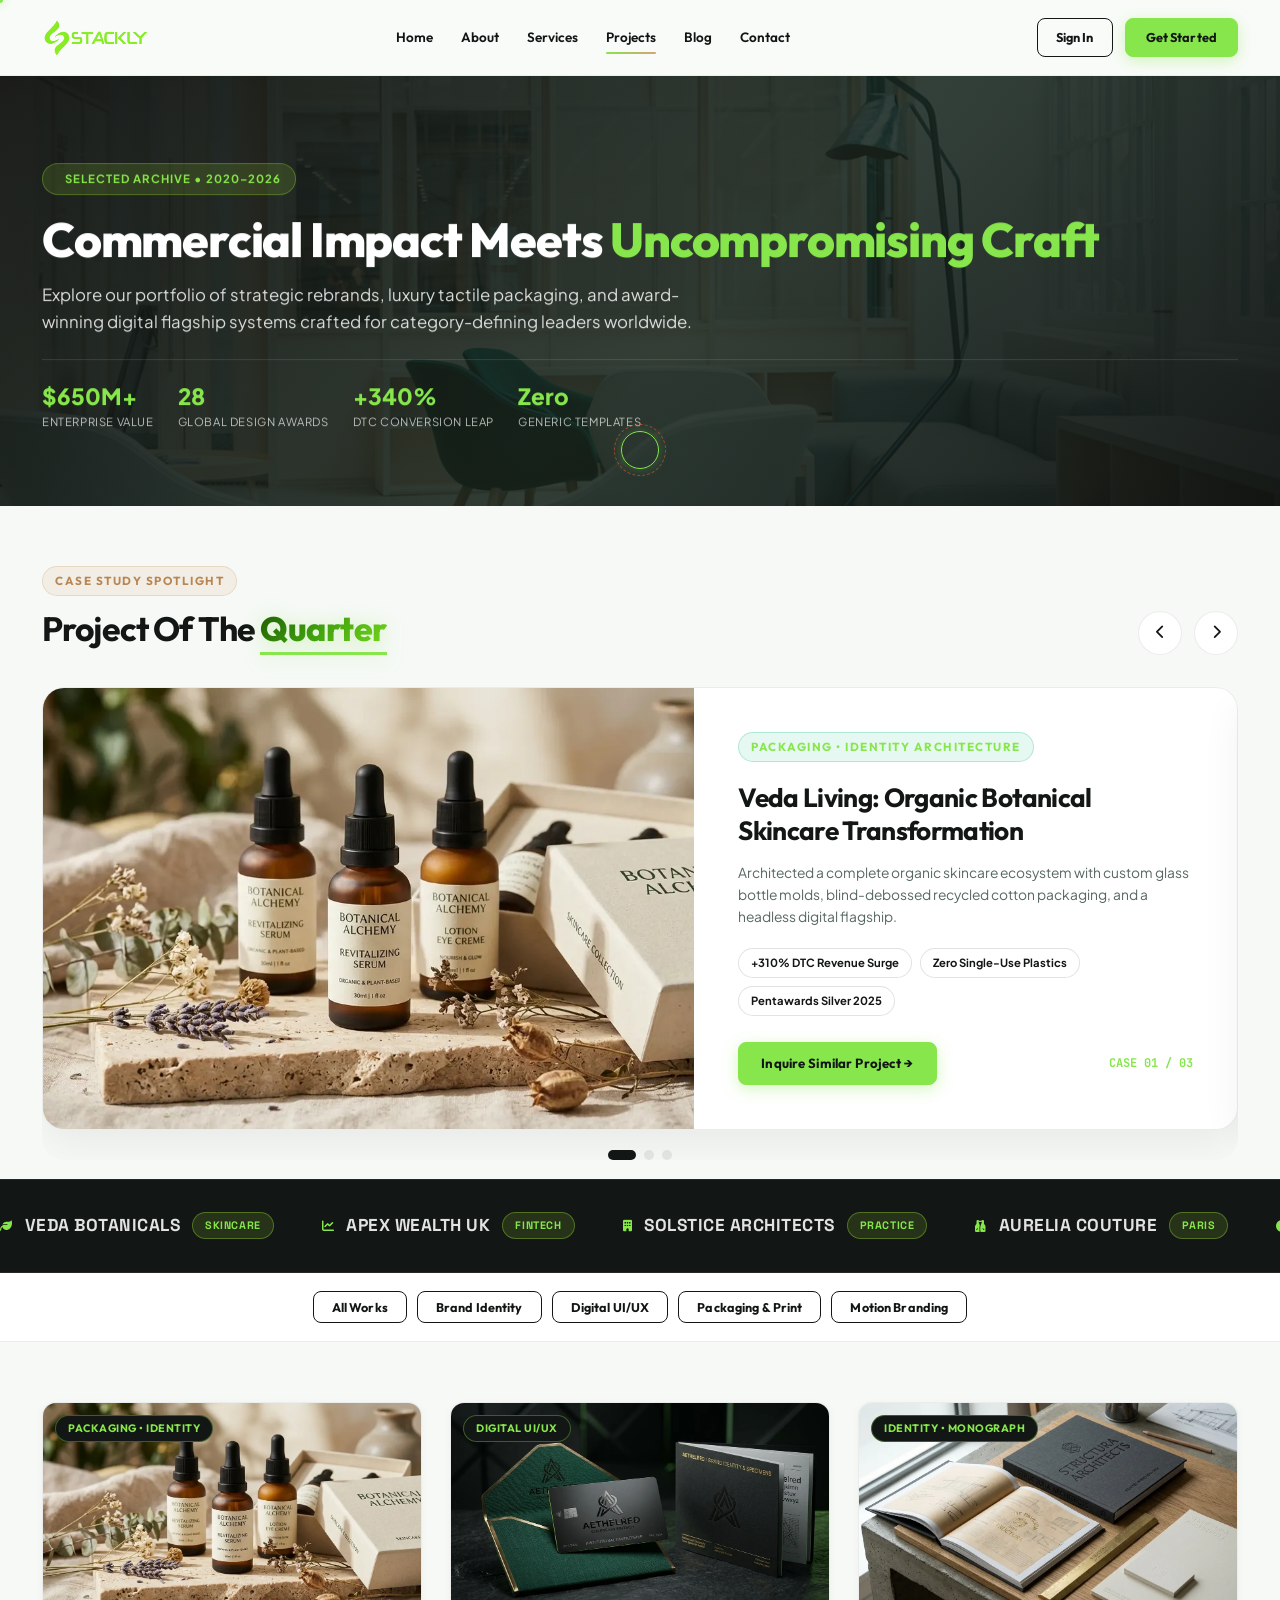
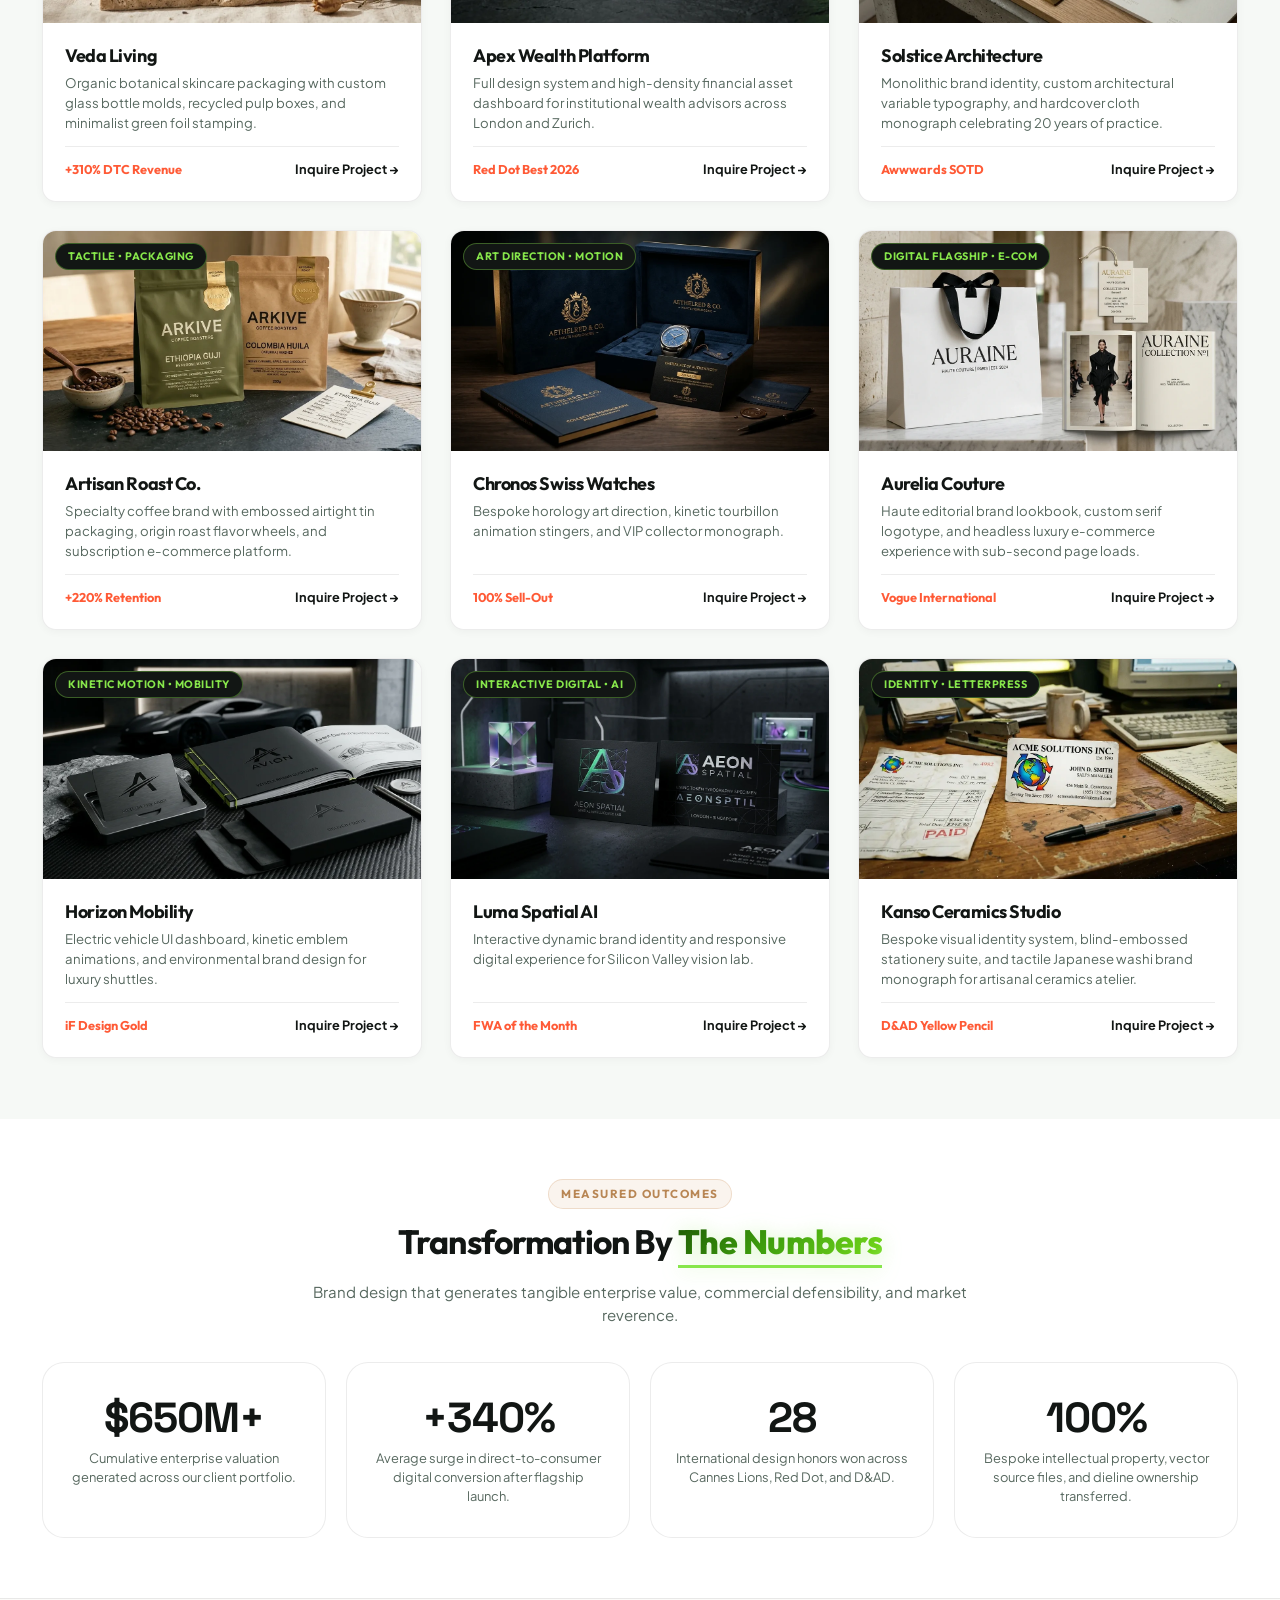
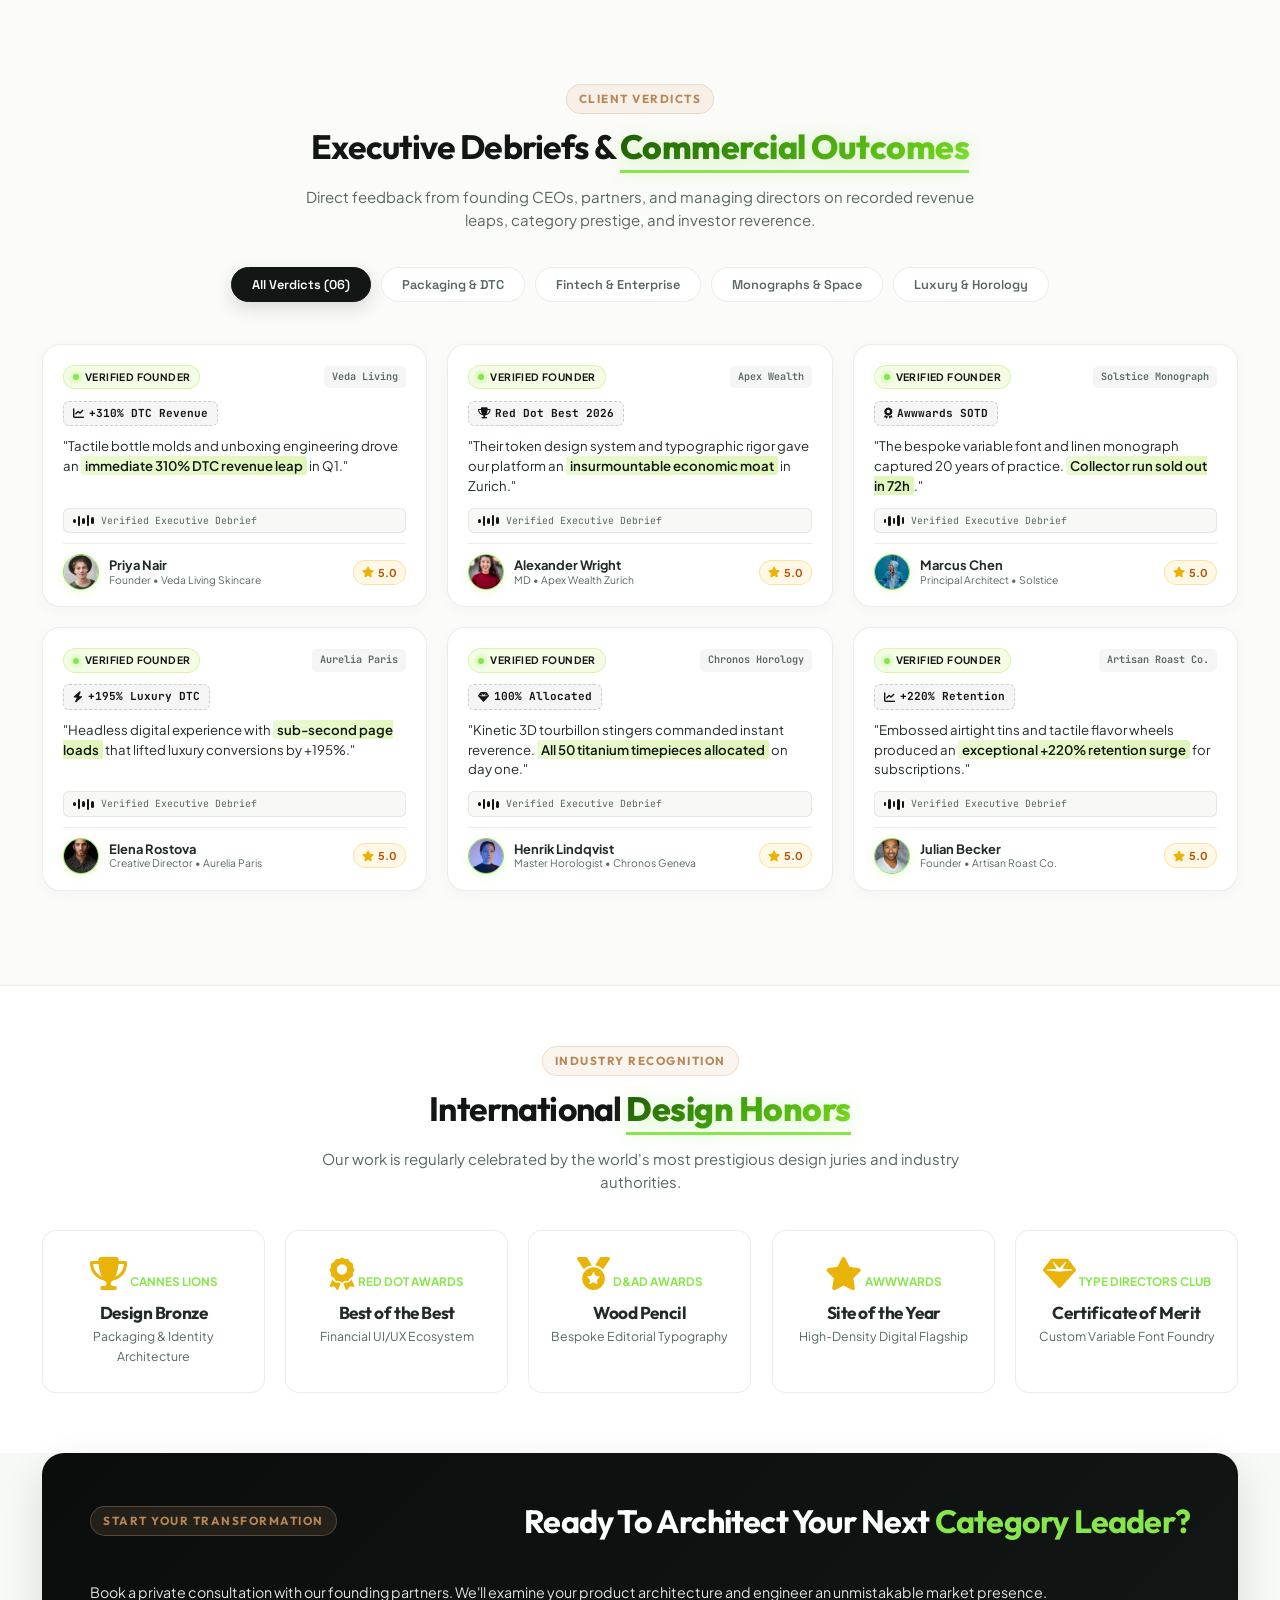
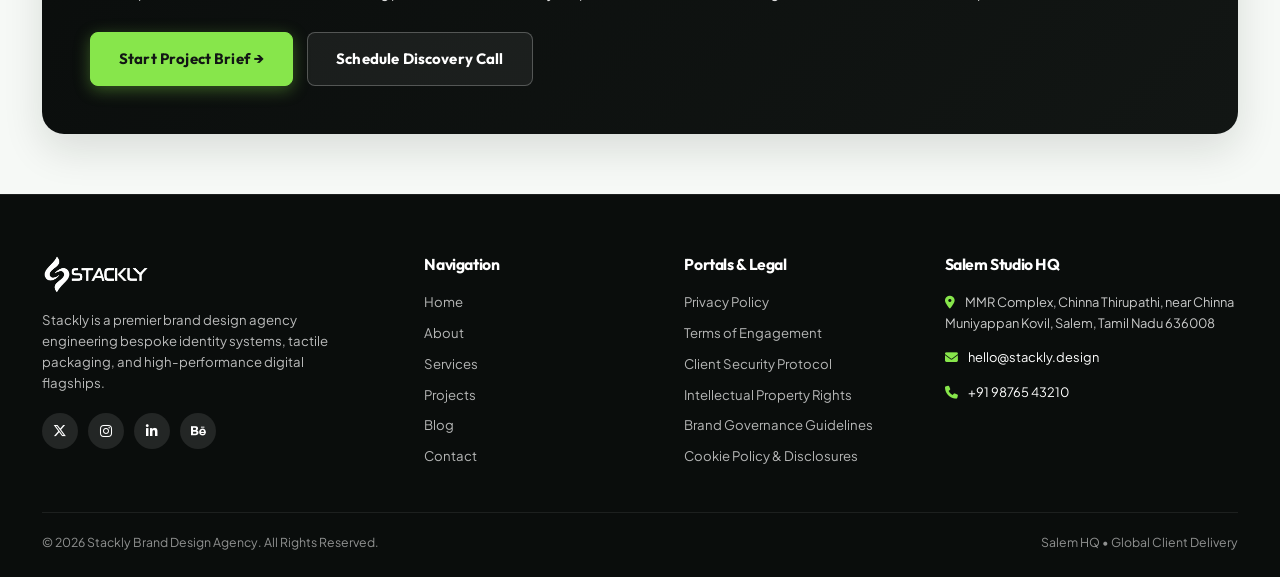
<file: projects.html>
<!DOCTYPE html>
<html lang="en">
<head>
    <meta charset="UTF-8">
    <meta name="viewport" content="width=device-width, initial-scale=1.0">
    <title>Selected Works &amp; Case Studies | Stackly - Brand Design Agency</title>
    <link rel="icon" href="assets/top-logo.webp" type="image/webp">

    <link rel="preconnect" href="https://fonts.googleapis.com">
    <link rel="preconnect" href="https://fonts.gstatic.com" crossorigin>
    <link href="https://fonts.googleapis.com/css2?family=Inter:wght@300;400;500;600;700;800&family=JetBrains+Mono:wght@500;600;700&family=Playfair+Display:ital,wght@0,600;0,700;1,600&family=Plus+Jakarta+Sans:wght@400;500;600;700;800&family=Space+Grotesk:wght@500;600;700;800&display=swap" rel="stylesheet">
    <link rel="stylesheet" href="https://cdnjs.cloudflare.com/ajax/libs/font-awesome/6.5.1/css/all.min.css">
    <link rel="stylesheet" href="style.css">
</head>
<body>
    <div class="stackly-preloader" id="stacklyPreloader">
        <div class="preloader-brand">
            <img src="assets/logo.webp" alt="Stackly Studio">
        </div>
        <div class="preloader-bar-wrap">
            <div class="preloader-bar-fill" id="preloaderFill"></div>
        </div>
        <div class="preloader-meta">
            <span>SYNCHRONIZING CANVAS</span>
            <span id="preloaderCounter">0%</span>
        </div>
    </div>

    <header class="site-header">
        <div class="container header-container">
            <a href="index.html" class="brand-logo" title="Stackly Home">
                <img src="assets/logo.webp" alt="Stackly Studio">
            </a>

            <nav class="nav-links-wrap">
                <a href="index.html">Home</a>
                <a href="about.html">About</a>
                <a href="services.html">Services</a>
                <a href="projects.html" class="active">Projects</a>
                <a href="blog.html">Blog</a>
                <a href="contact.html">Contact</a>
            </nav>

            <div class="nav-cta-actions">
                <a href="signin.html" class="btn btn-outline" style="padding: 8px 18px; font-size: 0.85rem;">Sign In</a>
                <a href="get-started.html" class="btn btn-accent" style="padding: 8px 20px; font-size: 0.85rem;">Get Started</a>
                <button class="mobile-menu-toggle" id="mobileMenuToggle" aria-label="Open Menu">
                    <i class="fas fa-bars"></i>
                </button>
            </div>
        </div>
    </header>

    <div class="mobile-nav-drawer" id="mobileNavDrawer">
        <div class="mobile-drawer-header">
            <a href="index.html" class="brand-logo" title="Stackly Studio Home">
                <img src="assets/logo.webp" alt="Stackly Studio">
            </a>
            <button class="mobile-drawer-close" id="mobileDrawerClose" aria-label="Close Mobile Menu"><i class="fas fa-times"></i></button>
        </div>
        <div class="mobile-drawer-links">
            <a href="index.html">Home</a>
            <a href="about.html">About</a>
            <a href="services.html">Services</a>
            <a href="projects.html" class="active">Projects</a>
            <a href="blog.html">Blog</a>
            <a href="contact.html">Contact</a>
        </div>
        <div class="mobile-drawer-actions">
            <a href="signin.html" class="btn btn-outline btn-block">Sign In</a>
            <a href="get-started.html" class="btn btn-accent btn-block">Get Started</a>
        </div>
    </div>

    <section class="page-hero-banner hero-bg-projects">
        <div class="container anim-slide-up">
            <span class="page-hero-eyebrow"><i class="fas fa-sparkles"></i> SELECTED ARCHIVE &bull; 2020&ndash;2026</span>
            <h1 class="page-hero-title">
                Commercial Impact Meets <span>Uncompromising Craft</span>
            </h1>
            <p class="page-hero-subtitle">
                Explore our portfolio of strategic rebrands, luxury tactile packaging, and award-winning digital flagship systems crafted for category-defining leaders worldwide.
            </p>
            <div class="page-hero-stats-row">
                <div class="page-hero-stat-item">
                    <span class="page-hero-stat-value">$650M+</span>
                    <span class="page-hero-stat-label">Enterprise Value</span>
                </div>
                <div class="page-hero-stat-item">
                    <span class="page-hero-stat-value">28</span>
                    <span class="page-hero-stat-label">Global Design Awards</span>
                </div>
                <div class="page-hero-stat-item">
                    <span class="page-hero-stat-value">+340%</span>
                    <span class="page-hero-stat-label">DTC Conversion Leap</span>
                </div>
                <div class="page-hero-stat-item">
                    <span class="page-hero-stat-value">Zero</span>
                    <span class="page-hero-stat-label">Generic Templates</span>
                </div>
            </div>
        </div>
    </section>

    <section class="section" style="padding-bottom: 20px;">
        <div class="container">
            <div class="spotlight-header-row">
                <div class="spotlight-header-title-wrap">
                    <span class="section-eyebrow sandal">CASE STUDY SPOTLIGHT</span>
                    <h2 class="section-title" style="margin-bottom: 0;">Project Of The <span>Quarter</span></h2>
                </div>
                <div class="carousel-nav-arrows">
                    <button type="button" class="carousel-arrow-btn prev carousel-prev-btn" aria-label="Previous Spotlight"><i class="fas fa-chevron-left"></i></button>
                    <button type="button" class="carousel-arrow-btn next carousel-next-btn" aria-label="Next Spotlight"><i class="fas fa-chevron-right"></i></button>
                </div>
            </div>

            <div class="agency-carousel anim-zoom-in" id="projectSpotlightCarousel">
                <div class="carousel-slides-wrapper">

                    <div class="carousel-slide-item">
                        <div class="spotlight-slide-card">
                            <div class="spotlight-visual-wrap">
                                <img src="assets/images/project_cosmetics.webp" alt="Veda Living Skincare Packaging">
                            </div>
                            <div class="spotlight-content-wrap">
                                <div>
                                    <span class="section-eyebrow">PACKAGING &bull; IDENTITY ARCHITECTURE</span>
                                    <h3 style="font-size: 1.75rem; color: var(--primary-green); margin: 8px 0 14px; line-height: 1.25;">
                                        Veda Living: Organic Botanical Skincare Transformation
                                    </h3>
                                    <p style="font-size: 0.92rem; color: var(--text-muted); line-height: 1.6; margin-bottom: 20px;">
                                        Architected a complete organic skincare ecosystem with custom glass bottle molds, blind-debossed recycled cotton packaging, and a headless digital flagship.
                                    </p>
                                    <div class="deliverables-pill-row">
                                        <span class="d-pill">+310% DTC Revenue Surge</span>
                                        <span class="d-pill">Zero Single-Use Plastics</span>
                                        <span class="d-pill">Pentawards Silver 2025</span>
                                    </div>
                                </div>
                                <div style="margin-top: 26px; display: flex; align-items: center; justify-content: space-between; flex-wrap: wrap; gap: 14px;">
                                    <a href="contact.html" class="btn btn-primary" style="padding: 10px 22px; font-size: 0.88rem;">Inquire Similar Project &rarr;</a>
                                    <span style="font-family: 'JetBrains Mono', monospace; font-size: 0.8rem; color: var(--accent-mint); font-weight: 700;">CASE 01 / 03</span>
                                </div>
                            </div>
                        </div>
                    </div>

                    <div class="carousel-slide-item">
                        <div class="spotlight-slide-card">
                            <div class="spotlight-visual-wrap">
                                <img src="assets/images/project_fintech.webp" alt="Apex Wealth Advisory Platform">
                            </div>
                            <div class="spotlight-content-wrap">
                                <div>
                                    <span class="section-eyebrow sandal">DIGITAL UI/UX &bull; DESIGN SYSTEMS</span>
                                    <h3 style="font-size: 1.75rem; color: var(--primary-green); margin: 8px 0 14px; line-height: 1.25;">
                                        Apex Wealth Advisory: Institutional Asset Platform
                                    </h3>
                                    <p style="font-size: 0.92rem; color: var(--text-muted); line-height: 1.6; margin-bottom: 20px;">
                                        Engineered a high-density financial asset dashboard and scalable tokenized design system for private wealth advisors across London, Zurich, and Singapore.
                                    </p>
                                    <div class="deliverables-pill-row">
                                        <span class="d-pill">Red Dot Best 2026</span>
                                        <span class="d-pill">Sub-Second Execution</span>
                                        <span class="d-pill">Figma Token Architecture</span>
                                    </div>
                                </div>
                                <div style="margin-top: 26px; display: flex; align-items: center; justify-content: space-between; flex-wrap: wrap; gap: 14px;">
                                    <a href="contact.html" class="btn btn-primary" style="padding: 10px 22px; font-size: 0.88rem;">Inquire Similar Project &rarr;</a>
                                    <span style="font-family: 'JetBrains Mono', monospace; font-size: 0.8rem; color: var(--accent-mint); font-weight: 700;">CASE 02 / 03</span>
                                </div>
                            </div>
                        </div>
                    </div>

                    <div class="carousel-slide-item">
                        <div class="spotlight-slide-card">
                            <div class="spotlight-visual-wrap">
                                <img src="assets/images/project_architecture.webp" alt="Solstice Architecture Monograph">
                            </div>
                            <div class="spotlight-content-wrap">
                                <div>
                                    <span class="section-eyebrow">IDENTITY &bull; MONOGRAPH CRAFT</span>
                                    <h3 style="font-size: 1.75rem; color: var(--primary-green); margin: 8px 0 14px; line-height: 1.25;">
                                        Solstice Architecture: 20-Year Retrospective &amp; Monolith
                                    </h3>
                                    <p style="font-size: 0.92rem; color: var(--text-muted); line-height: 1.6; margin-bottom: 20px;">
                                        Sculpted a monolithic architectural brand identity, proprietary variable display typography, and a limited-edition hardcover monograph bound in linen.
                                    </p>
                                    <div class="deliverables-pill-row">
                                        <span class="d-pill">Awwwards Site of the Day</span>
                                        <span class="d-pill">Custom Variable Font</span>
                                        <span class="d-pill">Collector Hardcover Run</span>
                                    </div>
                                </div>
                                <div style="margin-top: 26px; display: flex; align-items: center; justify-content: space-between; flex-wrap: wrap; gap: 14px;">
                                    <a href="contact.html" class="btn btn-primary" style="padding: 10px 22px; font-size: 0.88rem;">Inquire Similar Project &rarr;</a>
                                    <span style="font-family: 'JetBrains Mono', monospace; font-size: 0.8rem; color: var(--accent-mint); font-weight: 700;">CASE 03 / 03</span>
                                </div>
                            </div>
                        </div>
                    </div>
                </div>

                <div class="carousel-dots-row"></div>
            </div>
        </div>
    </section>

    <section class="agency-marquee-section">
        <div class="agency-marquee-track">
            <div class="marquee-brand-item"><i class="fas fa-leaf"></i> VEDA BOTANICALS <span class="marquee-pill">SKINCARE</span></div>
            <div class="marquee-brand-item"><i class="fas fa-chart-line"></i> APEX WEALTH UK <span class="marquee-pill">FINTECH</span></div>
            <div class="marquee-brand-item"><i class="fas fa-building"></i> SOLSTICE ARCHITECTS <span class="marquee-pill">PRACTICE</span></div>
            <div class="marquee-brand-item"><i class="fas fa-vest"></i> AURELIA COUTURE <span class="marquee-pill">PARIS</span></div>
            <div class="marquee-brand-item"><i class="fas fa-clock"></i> CHRONOS GENEVA <span class="marquee-pill">HOROLOGY</span></div>
            <div class="marquee-brand-item"><i class="fas fa-brain"></i> LUMA SPATIAL LABS <span class="marquee-pill">AI</span></div>
            <div class="marquee-brand-item"><i class="fas fa-bolt"></i> HORIZON MOBILITY <span class="marquee-pill">EV</span></div>
            <div class="marquee-brand-item"><i class="fas fa-mug-hot"></i> ARTISAN ROAST CO. <span class="marquee-pill">COFFEE</span></div>

            <div class="marquee-brand-item"><i class="fas fa-leaf"></i> VEDA BOTANICALS <span class="marquee-pill">SKINCARE</span></div>
            <div class="marquee-brand-item"><i class="fas fa-chart-line"></i> APEX WEALTH UK <span class="marquee-pill">FINTECH</span></div>
            <div class="marquee-brand-item"><i class="fas fa-building"></i> SOLSTICE ARCHITECTS <span class="marquee-pill">PRACTICE</span></div>
            <div class="marquee-brand-item"><i class="fas fa-vest"></i> AURELIA COUTURE <span class="marquee-pill">PARIS</span></div>
            <div class="marquee-brand-item"><i class="fas fa-clock"></i> CHRONOS GENEVA <span class="marquee-pill">HOROLOGY</span></div>
            <div class="marquee-brand-item"><i class="fas fa-brain"></i> LUMA SPATIAL LABS <span class="marquee-pill">AI</span></div>
            <div class="marquee-brand-item"><i class="fas fa-bolt"></i> HORIZON MOBILITY <span class="marquee-pill">EV</span></div>
            <div class="marquee-brand-item"><i class="fas fa-mug-hot"></i> ARTISAN ROAST CO. <span class="marquee-pill">COFFEE</span></div>
        </div>
    </section>

    <div style="background: #ffffff; border-bottom: 1px solid var(--border-subtle); padding: 18px 0; position: relative;">
        <div class="container">
            <div style="display: flex; gap: 10px; flex-wrap: wrap; justify-content: center;" class="anim-slide-up">
                <button class="btn btn-outline project-filter-btn active" data-filter="all" style="padding: 7px 18px; font-size: 0.84rem;">All Works</button>
                <button class="btn btn-outline project-filter-btn" data-filter="identity" style="padding: 7px 18px; font-size: 0.84rem;">Brand Identity</button>
                <button class="btn btn-outline project-filter-btn" data-filter="digital" style="padding: 7px 18px; font-size: 0.84rem;">Digital UI/UX</button>
                <button class="btn btn-outline project-filter-btn" data-filter="packaging" style="padding: 7px 18px; font-size: 0.84rem;">Packaging &amp; Print</button>
                <button class="btn btn-outline project-filter-btn" data-filter="motion" style="padding: 7px 18px; font-size: 0.84rem;">Motion Branding</button>
            </div>
        </div>
    </div>

    <section class="section">
        <div class="container">
            <div class="projects-grid">

                <div class="project-card anim-slide-left" data-category="packaging">
                    <div class="project-thumb-frame">
                        <img src="assets/images/project_cosmetics.webp" alt="Veda Living">
                        <span class="project-cat-badge">Packaging &bull; Identity</span>
                    </div>
                    <div class="project-info-body">
                        <div>
                            <h3>Veda Living</h3>
                            <p>Organic botanical skincare packaging with custom glass bottle molds, recycled pulp boxes, and minimalist green foil stamping.</p>
                        </div>
                        <div class="project-metric-row">
                            <span class="project-metric-val">+310% DTC Revenue</span>
                            <a href="contact.html" style="font-weight: 700; color: var(--primary-green); font-size: 0.85rem;" data-cursor="INQUIRE">Inquire Project &rarr;</a>
                        </div>
                    </div>
                </div>

                <div class="project-card anim-slide-up" data-category="digital" style="transition-delay: 0.1s;">
                    <div class="project-thumb-frame">
                        <img src="assets/images/project_fintech.webp" alt="Apex Wealth">
                        <span class="project-cat-badge">Digital UI/UX</span>
                    </div>
                    <div class="project-info-body">
                        <div>
                            <h3>Apex Wealth Platform</h3>
                            <p>Full design system and high-density financial asset dashboard for institutional wealth advisors across London and Zurich.</p>
                        </div>
                        <div class="project-metric-row">
                            <span class="project-metric-val">Red Dot Best 2026</span>
                            <a href="contact.html" style="font-weight: 700; color: var(--primary-green); font-size: 0.85rem;" data-cursor="INQUIRE">Inquire Project &rarr;</a>
                        </div>
                    </div>
                </div>

                <div class="project-card anim-slide-right" data-category="identity" style="transition-delay: 0.2s;">
                    <div class="project-thumb-frame">
                        <img src="assets/images/project_architecture.webp" alt="Solstice Architecture">
                        <span class="project-cat-badge">Identity &bull; Monograph</span>
                    </div>
                    <div class="project-info-body">
                        <div>
                            <h3>Solstice Architecture</h3>
                            <p>Monolithic brand identity, custom architectural variable typography, and hardcover cloth monograph celebrating 20 years of practice.</p>
                        </div>
                        <div class="project-metric-row">
                            <span class="project-metric-val">Awwwards SOTD</span>
                            <a href="contact.html" style="font-weight: 700; color: var(--primary-green); font-size: 0.85rem;" data-cursor="INQUIRE">Inquire Project &rarr;</a>
                        </div>
                    </div>
                </div>

                <div class="project-card anim-slide-left" data-category="packaging">
                    <div class="project-thumb-frame">
                        <img src="assets/images/project_coffee.webp" alt="Artisan Roast">
                        <span class="project-cat-badge">Tactile &bull; Packaging</span>
                    </div>
                    <div class="project-info-body">
                        <div>
                            <h3>Artisan Roast Co.</h3>
                            <p>Specialty coffee brand with embossed airtight tin packaging, origin roast flavor wheels, and subscription e-commerce platform.</p>
                        </div>
                        <div class="project-metric-row">
                            <span class="project-metric-val">+220% Retention</span>
                            <a href="contact.html" style="font-weight: 700; color: var(--primary-green); font-size: 0.85rem;" data-cursor="INQUIRE">Inquire Project &rarr;</a>
                        </div>
                    </div>
                </div>

                <div class="project-card anim-slide-up" data-category="motion" style="transition-delay: 0.1s;">
                    <div class="project-thumb-frame">
                        <img src="assets/images/project_horology.webp" alt="Chronos Horology">
                        <span class="project-cat-badge">Art Direction &bull; Motion</span>
                    </div>
                    <div class="project-info-body">
                        <div>
                            <h3>Chronos Swiss Watches</h3>
                            <p>Bespoke horology art direction, kinetic tourbillon animation stingers, and VIP collector monograph.</p>
                        </div>
                        <div class="project-metric-row">
                            <span class="project-metric-val">100% Sell-Out</span>
                            <a href="contact.html" style="font-weight: 700; color: var(--primary-green); font-size: 0.85rem;" data-cursor="INQUIRE">Inquire Project &rarr;</a>
                        </div>
                    </div>
                </div>

                <div class="project-card anim-slide-right" data-category="digital" style="transition-delay: 0.2s;">
                    <div class="project-thumb-frame">
                        <img src="assets/images/project_fashion.webp" alt="Aurelia Couture">
                        <span class="project-cat-badge">Digital Flagship &bull; E-Com</span>
                    </div>
                    <div class="project-info-body">
                        <div>
                            <h3>Aurelia Couture</h3>
                            <p>Haute editorial brand lookbook, custom serif logotype, and headless luxury e-commerce experience with sub-second page loads.</p>
                        </div>
                        <div class="project-metric-row">
                            <span class="project-metric-val">Vogue International</span>
                            <a href="contact.html" style="font-weight: 700; color: var(--primary-green); font-size: 0.85rem;" data-cursor="INQUIRE">Inquire Project &rarr;</a>
                        </div>
                    </div>
                </div>

                <div class="project-card anim-slide-left" data-category="motion">
                    <div class="project-thumb-frame">
                        <img src="assets/images/project_mobility.webp" alt="Horizon Electric Mobility">
                        <span class="project-cat-badge">Kinetic Motion &bull; Mobility</span>
                    </div>
                    <div class="project-info-body">
                        <div>
                            <h3>Horizon Mobility</h3>
                            <p>Electric vehicle UI dashboard, kinetic emblem animations, and environmental brand design for luxury shuttles.</p>
                        </div>
                        <div class="project-metric-row">
                            <span class="project-metric-val">iF Design Gold</span>
                            <a href="contact.html" style="font-weight: 700; color: var(--primary-green); font-size: 0.85rem;" data-cursor="INQUIRE">Inquire Project &rarr;</a>
                        </div>
                    </div>
                </div>

                <div class="project-card anim-slide-right" data-category="digital" style="transition-delay: 0.1s;">
                    <div class="project-thumb-frame">
                        <img src="assets/images/project_spatial.webp" alt="Luma Spatial AI">
                        <span class="project-cat-badge">Interactive Digital &bull; AI</span>
                    </div>
                    <div class="project-info-body">
                        <div>
                            <h3>Luma Spatial AI</h3>
                            <p>Interactive dynamic brand identity and responsive digital experience for Silicon Valley vision lab.</p>
                        </div>
                        <div class="project-metric-row">
                            <span class="project-metric-val">FWA of the Month</span>
                            <a href="contact.html" style="font-weight: 700; color: var(--primary-green); font-size: 0.85rem;" data-cursor="INQUIRE">Inquire Project &rarr;</a>
                        </div>
                    </div>
                </div>

                <div class="project-card anim-slide-left" data-category="identity" style="transition-delay: 0.2s;">
                    <div class="project-thumb-frame">
                        <img src="assets/images/mockup_stationery.webp" alt="Kanso Ceramics Studio">
                        <span class="project-cat-badge">Identity &bull; Letterpress</span>
                    </div>
                    <div class="project-info-body">
                        <div>
                            <h3>Kanso Ceramics Studio</h3>
                            <p>Bespoke visual identity system, blind-embossed stationery suite, and tactile Japanese washi brand monograph for artisanal ceramics atelier.</p>
                        </div>
                        <div class="project-metric-row">
                            <span class="project-metric-val">D&amp;AD Yellow Pencil</span>
                            <a href="contact.html" style="font-weight: 700; color: var(--primary-green); font-size: 0.85rem;" data-cursor="INQUIRE">Inquire Project &rarr;</a>
                        </div>
                    </div>
                </div>
            </div>
        </div>
    </section>

    <section class="section" style="background: var(--bg-surface);">
        <div class="container">
            <div class="section-header text-center anim-slide-up">
                <span class="section-eyebrow sandal">MEASURED OUTCOMES</span>
                <h2 class="section-title">Transformation By <span>The Numbers</span></h2>
                <p class="section-subtitle">Brand design that generates tangible enterprise value, commercial defensibility, and market reverence.</p>
            </div>

            <div class="metrics-counter-grid anim-zoom-in">
                <div class="metric-stat-card">
                    <div class="metric-stat-num">$650M+</div>
                    <div class="metric-stat-label">Cumulative enterprise valuation generated across our client portfolio.</div>
                </div>
                <div class="metric-stat-card">
                    <div class="metric-stat-num">+340%</div>
                    <div class="metric-stat-label">Average surge in direct-to-consumer digital conversion after flagship launch.</div>
                </div>
                <div class="metric-stat-card">
                    <div class="metric-stat-num">28</div>
                    <div class="metric-stat-label">International design honors won across Cannes Lions, Red Dot, and D&amp;AD.</div>
                </div>
                <div class="metric-stat-card">
                    <div class="metric-stat-num">100%</div>
                    <div class="metric-stat-label">Bespoke intellectual property, vector source files, and dieline ownership transferred.</div>
                </div>
            </div>
        </div>
    </section>

    <section class="executive-verdicts-section">
        <div class="container">
            <div class="section-header text-center anim-slide-up">
                <span class="section-eyebrow sandal">CLIENT VERDICTS</span>
                <h2 class="section-title">Executive Debriefs &amp; <span>Commercial Outcomes</span></h2>
                <p class="section-subtitle">Direct feedback from founding CEOs, partners, and managing directors on recorded revenue leaps, category prestige, and investor reverence.</p>
            </div>

            <div class="verdict-filter-row anim-slide-up">
                <button class="verdict-filter-pill active" data-verdict-filter="all">All Verdicts (06)</button>
                <button class="verdict-filter-pill" data-verdict-filter="dtc">Packaging &amp; DTC</button>
                <button class="verdict-filter-pill" data-verdict-filter="fintech">Fintech &amp; Enterprise</button>
                <button class="verdict-filter-pill" data-verdict-filter="identity">Monographs &amp; Space</button>
                <button class="verdict-filter-pill" data-verdict-filter="luxury">Luxury &amp; Horology</button>
            </div>

            <div class="executive-verdicts-grid anim-zoom-in">

                <div class="executive-verdict-card" data-verdict-cat="dtc">
                    <div>
                        <div class="verdict-card-top-meta">
                            <div class="verdict-status-indicator">
                                <span class="verdict-pulse-dot"></span>
                                <span>Verified Founder</span>
                            </div>
                            <span class="verdict-project-tag">Veda Living</span>
                        </div>
                        <span class="verdict-impact-badge"><i class="fas fa-chart-line"></i> +310% DTC Revenue</span>
                        <p class="verdict-quote-text">
                            "Tactile bottle molds and unboxing engineering drove an <span class="verdict-text-highlight">immediate 310% DTC revenue leap</span> in Q1."
                        </p>
                    </div>
                    <div>
                        <div class="verdict-mini-debrief">
                            <div class="verdict-wave-bars">
                                <span></span><span></span><span></span><span></span><span></span>
                            </div>
                            <span>Verified Executive Debrief</span>
                        </div>
                        <div class="verdict-founder-footer">
                            <div class="verdict-founder-left">
                                <img src="assets/images/user1.webp" alt="Priya Nair" class="verdict-founder-avatar">
                                <div class="verdict-founder-info">
                                    <strong>Priya Nair</strong>
                                    <span>Founder &bull; Veda Living Skincare</span>
                                </div>
                            </div>
                            <span class="verdict-score-tag"><i class="fas fa-star"></i> 5.0</span>
                        </div>
                    </div>
                </div>

                <div class="executive-verdict-card" data-verdict-cat="fintech">
                    <div>
                        <div class="verdict-card-top-meta">
                            <div class="verdict-status-indicator">
                                <span class="verdict-pulse-dot"></span>
                                <span>Verified Founder</span>
                            </div>
                            <span class="verdict-project-tag">Apex Wealth</span>
                        </div>
                        <span class="verdict-impact-badge"><i class="fas fa-trophy"></i> Red Dot Best 2026</span>
                        <p class="verdict-quote-text">
                            "Their token design system and typographic rigor gave our platform an <span class="verdict-text-highlight">insurmountable economic moat</span> in Zurich."
                        </p>
                    </div>
                    <div>
                        <div class="verdict-mini-debrief">
                            <div class="verdict-wave-bars">
                                <span></span><span></span><span></span><span></span><span></span>
                            </div>
                            <span>Verified Executive Debrief</span>
                        </div>
                        <div class="verdict-founder-footer">
                            <div class="verdict-founder-left">
                                <img src="assets/images/user2.webp" alt="Alexander Wright" class="verdict-founder-avatar">
                                <div class="verdict-founder-info">
                                    <strong>Alexander Wright</strong>
                                    <span>MD &bull; Apex Wealth Zurich</span>
                                </div>
                            </div>
                            <span class="verdict-score-tag"><i class="fas fa-star"></i> 5.0</span>
                        </div>
                    </div>
                </div>

                <div class="executive-verdict-card" data-verdict-cat="identity">
                    <div>
                        <div class="verdict-card-top-meta">
                            <div class="verdict-status-indicator">
                                <span class="verdict-pulse-dot"></span>
                                <span>Verified Founder</span>
                            </div>
                            <span class="verdict-project-tag">Solstice Monograph</span>
                        </div>
                        <span class="verdict-impact-badge"><i class="fas fa-award"></i> Awwwards SOTD</span>
                        <p class="verdict-quote-text">
                            "The bespoke variable font and linen monograph captured 20 years of practice. <span class="verdict-text-highlight">Collector run sold out in 72h</span>."
                        </p>
                    </div>
                    <div>
                        <div class="verdict-mini-debrief">
                            <div class="verdict-wave-bars">
                                <span></span><span></span><span></span><span></span><span></span>
                            </div>
                            <span>Verified Executive Debrief</span>
                        </div>
                        <div class="verdict-founder-footer">
                            <div class="verdict-founder-left">
                                <img src="assets/images/user3.webp" alt="Marcus Chen" class="verdict-founder-avatar">
                                <div class="verdict-founder-info">
                                    <strong>Marcus Chen</strong>
                                    <span>Principal Architect &bull; Solstice</span>
                                </div>
                            </div>
                            <span class="verdict-score-tag"><i class="fas fa-star"></i> 5.0</span>
                        </div>
                    </div>
                </div>

                <div class="executive-verdict-card" data-verdict-cat="luxury">
                    <div>
                        <div class="verdict-card-top-meta">
                            <div class="verdict-status-indicator">
                                <span class="verdict-pulse-dot"></span>
                                <span>Verified Founder</span>
                            </div>
                            <span class="verdict-project-tag">Aurelia Paris</span>
                        </div>
                        <span class="verdict-impact-badge"><i class="fas fa-bolt"></i> +195% Luxury DTC</span>
                        <p class="verdict-quote-text">
                            "Headless digital experience with <span class="verdict-text-highlight">sub-second page loads</span> that lifted luxury conversions by +195%."
                        </p>
                    </div>
                    <div>
                        <div class="verdict-mini-debrief">
                            <div class="verdict-wave-bars">
                                <span></span><span></span><span></span><span></span><span></span>
                            </div>
                            <span>Verified Executive Debrief</span>
                        </div>
                        <div class="verdict-founder-footer">
                            <div class="verdict-founder-left">
                                <img src="assets/images/user4.webp" alt="Elena Rostova" class="verdict-founder-avatar">
                                <div class="verdict-founder-info">
                                    <strong>Elena Rostova</strong>
                                    <span>Creative Director &bull; Aurelia Paris</span>
                                </div>
                            </div>
                            <span class="verdict-score-tag"><i class="fas fa-star"></i> 5.0</span>
                        </div>
                    </div>
                </div>

                <div class="executive-verdict-card" data-verdict-cat="luxury">
                    <div>
                        <div class="verdict-card-top-meta">
                            <div class="verdict-status-indicator">
                                <span class="verdict-pulse-dot"></span>
                                <span>Verified Founder</span>
                            </div>
                            <span class="verdict-project-tag">Chronos Horology</span>
                        </div>
                        <span class="verdict-impact-badge"><i class="fas fa-gem"></i> 100% Allocated</span>
                        <p class="verdict-quote-text">
                            "Kinetic 3D tourbillon stingers commanded instant reverence. <span class="verdict-text-highlight">All 50 titanium timepieces allocated</span> on day one."
                        </p>
                    </div>
                    <div>
                        <div class="verdict-mini-debrief">
                            <div class="verdict-wave-bars">
                                <span></span><span></span><span></span><span></span><span></span>
                            </div>
                            <span>Verified Executive Debrief</span>
                        </div>
                        <div class="verdict-founder-footer">
                            <div class="verdict-founder-left">
                                <img src="assets/images/director_portrait.webp" alt="Henrik Lindqvist" class="verdict-founder-avatar">
                                <div class="verdict-founder-info">
                                    <strong>Henrik Lindqvist</strong>
                                    <span>Master Horologist &bull; Chronos Geneva</span>
                                </div>
                            </div>
                            <span class="verdict-score-tag"><i class="fas fa-star"></i> 5.0</span>
                        </div>
                    </div>
                </div>

                <div class="executive-verdict-card" data-verdict-cat="dtc">
                    <div>
                        <div class="verdict-card-top-meta">
                            <div class="verdict-status-indicator">
                                <span class="verdict-pulse-dot"></span>
                                <span>Verified Founder</span>
                            </div>
                            <span class="verdict-project-tag">Artisan Roast Co.</span>
                        </div>
                        <span class="verdict-impact-badge"><i class="fas fa-chart-line"></i> +220% Retention</span>
                        <p class="verdict-quote-text">
                            "Embossed airtight tins and tactile flavor wheels produced an <span class="verdict-text-highlight">exceptional +220% retention surge</span> for subscriptions."
                        </p>
                    </div>
                    <div>
                        <div class="verdict-mini-debrief">
                            <div class="verdict-wave-bars">
                                <span></span><span></span><span></span><span></span><span></span>
                            </div>
                            <span>Verified Executive Debrief</span>
                        </div>
                        <div class="verdict-founder-footer">
                            <div class="verdict-founder-left">
                                <img src="assets/images/founder_portrait.webp" alt="Julian Becker" class="verdict-founder-avatar">
                                <div class="verdict-founder-info">
                                    <strong>Julian Becker</strong>
                                    <span>Founder &bull; Artisan Roast Co.</span>
                                </div>
                            </div>
                            <span class="verdict-score-tag"><i class="fas fa-star"></i> 5.0</span>
                        </div>
                    </div>
                </div>
            </div>
        </div>
    </section>

    <section class="section" style="background: var(--bg-surface);">
        <div class="container">
            <div class="section-header text-center anim-slide-up">
                <span class="section-eyebrow sandal">INDUSTRY RECOGNITION</span>
                <h2 class="section-title">International <span>Design Honors</span></h2>
                <p class="section-subtitle">Our work is regularly celebrated by the world's most prestigious design juries and industry authorities.</p>
            </div>
            <div class="award-accolade-grid">
                <div class="award-accolade-card anim-slide-up">
                    <i class="fas fa-trophy award-trophy-icon"></i>
                    <span class="award-category">Cannes Lions</span>
                    <h4>Design Bronze</h4>
                    <p>Packaging &amp; Identity Architecture</p>
                </div>
                <div class="award-accolade-card anim-slide-up" style="transition-delay: 0.1s;">
                    <i class="fas fa-award award-trophy-icon"></i>
                    <span class="award-category">Red Dot Awards</span>
                    <h4>Best of the Best</h4>
                    <p>Financial UI/UX Ecosystem</p>
                </div>
                <div class="award-accolade-card anim-slide-up" style="transition-delay: 0.15s;">
                    <i class="fas fa-medal award-trophy-icon"></i>
                    <span class="award-category">D&amp;AD Awards</span>
                    <h4>Wood Pencil</h4>
                    <p>Bespoke Editorial Typography</p>
                </div>
                <div class="award-accolade-card anim-slide-up" style="transition-delay: 0.2s;">
                    <i class="fas fa-star award-trophy-icon"></i>
                    <span class="award-category">Awwwards</span>
                    <h4>Site of the Year</h4>
                    <p>High-Density Digital Flagship</p>
                </div>
                <div class="award-accolade-card anim-slide-up" style="transition-delay: 0.25s;">
                    <i class="fas fa-gem award-trophy-icon"></i>
                    <span class="award-category">Type Directors Club</span>
                    <h4>Certificate of Merit</h4>
                    <p>Custom Variable Font Foundry</p>
                </div>
            </div>
        </div>
    </section>

    <section class="section" style="padding-top: 0;">
        <div class="container">
            <div class="responsive-cta-banner anim-zoom-in">
                <span class="section-eyebrow sandal">START YOUR TRANSFORMATION</span>
                <h2>Ready To Architect Your Next <span>Category Leader?</span></h2>
                <p>Book a private consultation with our founding partners. We'll examine your product architecture and engineer an unmistakable market presence.</p>
                <div class="responsive-cta-buttons">
                    <a href="get-started.html" class="btn btn-primary" style="padding: 14px 28px;">Start Project Brief &rarr;</a>
                    <a href="contact.html" class="btn btn-outline" style="padding: 14px 28px; background: rgba(255,255,255,0.06); border-color: rgba(255,255,255,0.25); color: #ffffff;">Schedule Discovery Call</a>
                </div>
            </div>
        </div>
    </section>

    <footer class="site-footer">
        <div class="container">
            <div class="footer-grid">
                <div class="footer-brand-col">
                    <a href="index.html"><img src="assets/logo.webp" alt="Stackly Studio"></a>
                    <p>Stackly is a premier brand design agency engineering bespoke identity systems, tactile packaging, and high-performance digital flagships.</p>
                    <div class="footer-socials">
                        <a href="404.html" class="footer-social-btn" title="X"><i class="fa-brands fa-x-twitter"></i></a>
                        <a href="404.html" class="footer-social-btn" title="Instagram"><i class="fab fa-instagram"></i></a>
                        <a href="404.html" class="footer-social-btn" title="LinkedIn"><i class="fab fa-linkedin-in"></i></a>
                        <a href="404.html" class="footer-social-btn" title="Behance"><i class="fab fa-behance"></i></a>
                    </div>
                </div>
                <div class="footer-col">
                    <h4>Navigation</h4>
                    <div class="footer-links-list">
                        <a href="index.html">Home</a>
                        <a href="about.html">About</a>
                        <a href="services.html">Services</a>
                        <a href="projects.html">Projects</a>
                        <a href="blog.html">Blog</a>
                        <a href="contact.html">Contact</a>
                    </div>
                </div>
                <div class="footer-col">
                    <h4>Portals &amp; Legal</h4>
                    <div class="footer-links-list">
                        <a href="404.html">Privacy Policy</a>
                        <a href="404.html">Terms of Engagement</a>
                        <a href="404.html">Client Security Protocol</a>
                        <a href="404.html">Intellectual Property Rights</a>
                        <a href="404.html">Brand Governance Guidelines</a>
                        <a href="404.html">Cookie Policy &amp; Disclosures</a>
                    </div>
                </div>
                <div class="footer-col">
                    <h4>Salem Studio HQ</h4>
                    <p class="footer-address-text">
                        <i class="fas fa-map-marker-alt" style="color: var(--accent-mint); margin-right: 8px;"></i>
                        MMR Complex, Chinna Thirupathi, near Chinna Muniyappan Kovil, Salem, Tamil Nadu 636008
                    </p>
                    <p class="footer-address-text">
                        <i class="fas fa-envelope" style="color: var(--accent-mint); margin-right: 8px;"></i>
                        <a href="contact.html" style="color: #ffffff;">hello@stackly.design</a>
                    </p>
                    <p class="footer-address-text">
                        <i class="fas fa-phone" style="color: var(--accent-mint); margin-right: 8px;"></i>
                        <a href="contact.html" style="color: #ffffff;">+91 98765 43210</a>
                    </p>
                </div>
            </div>
            <div class="footer-bottom-bar">
                <div>&copy; 2026 Stackly Brand Design Agency. All Rights Reserved.</div>
                <div>Salem HQ &bull; Global Client Delivery</div>
            </div>
        </div>
    </footer>

    <script src="script.js"></script>
</body>
</html>
</file>
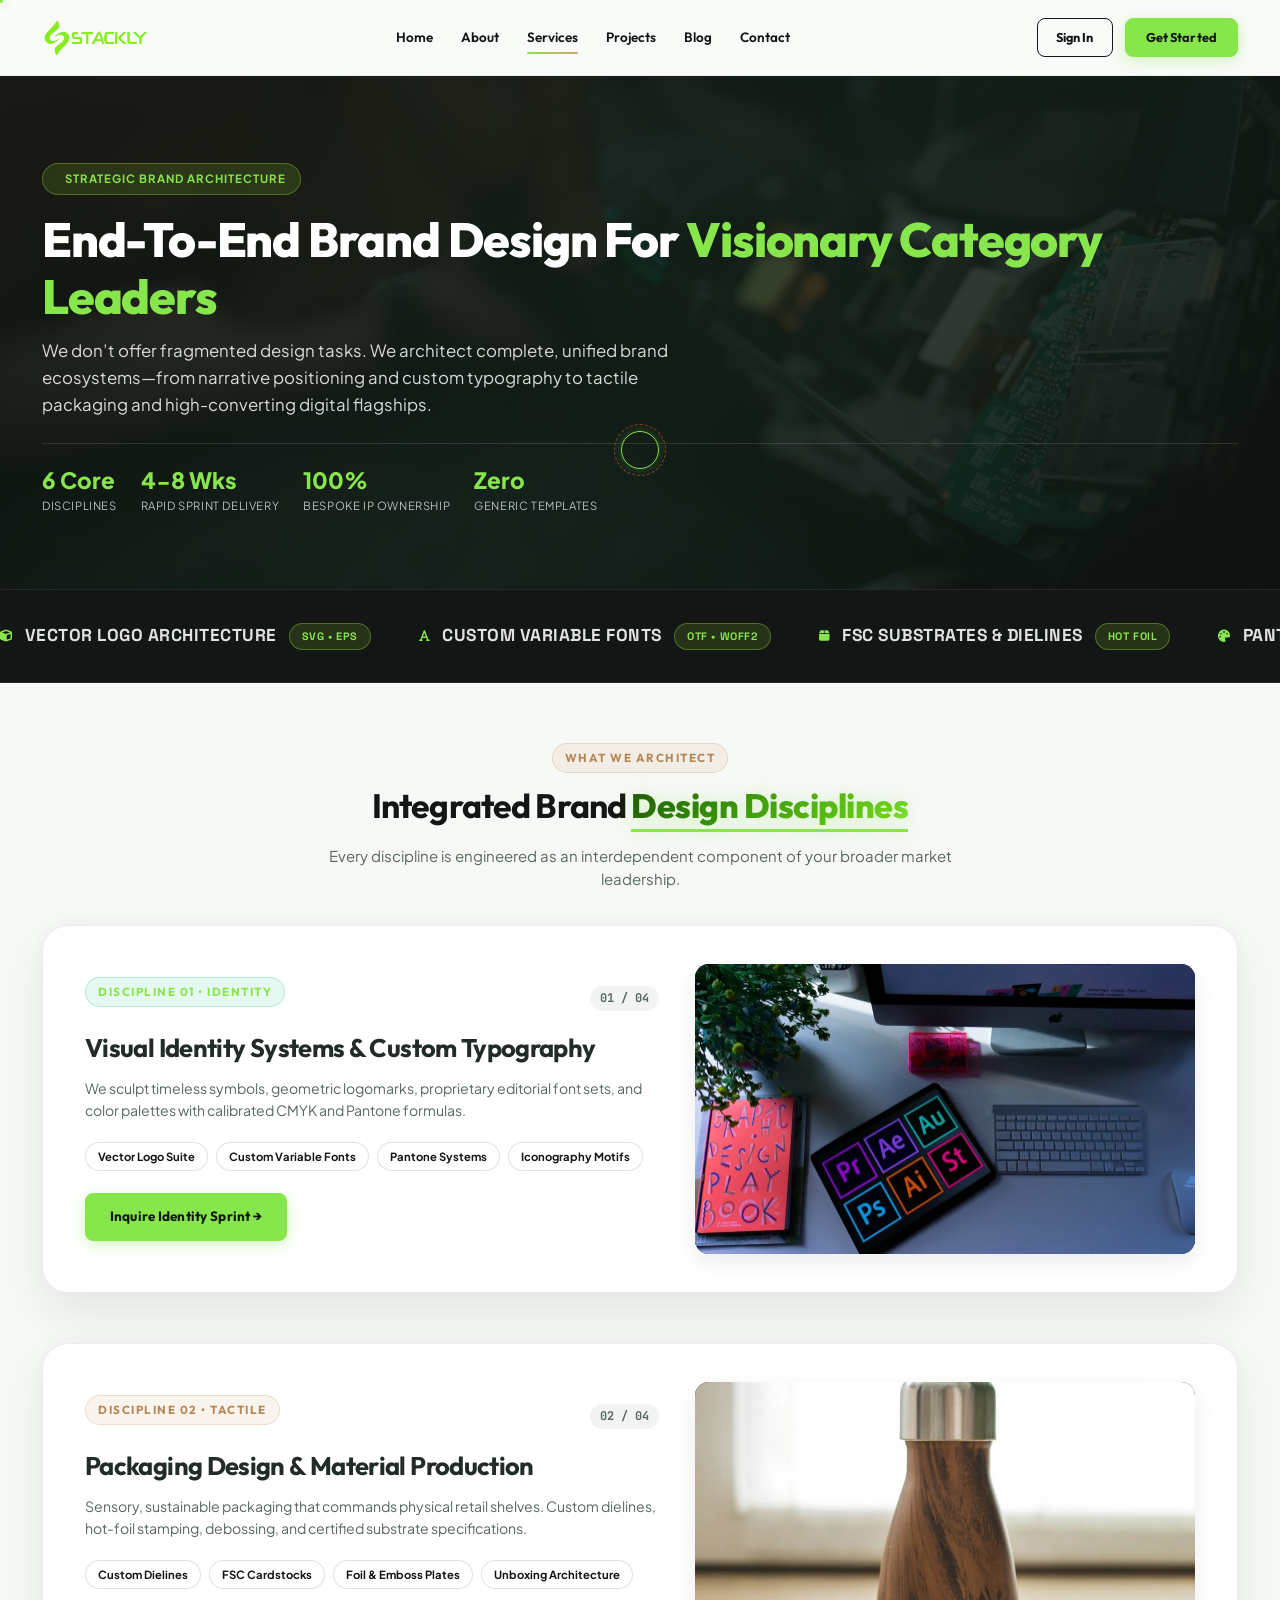
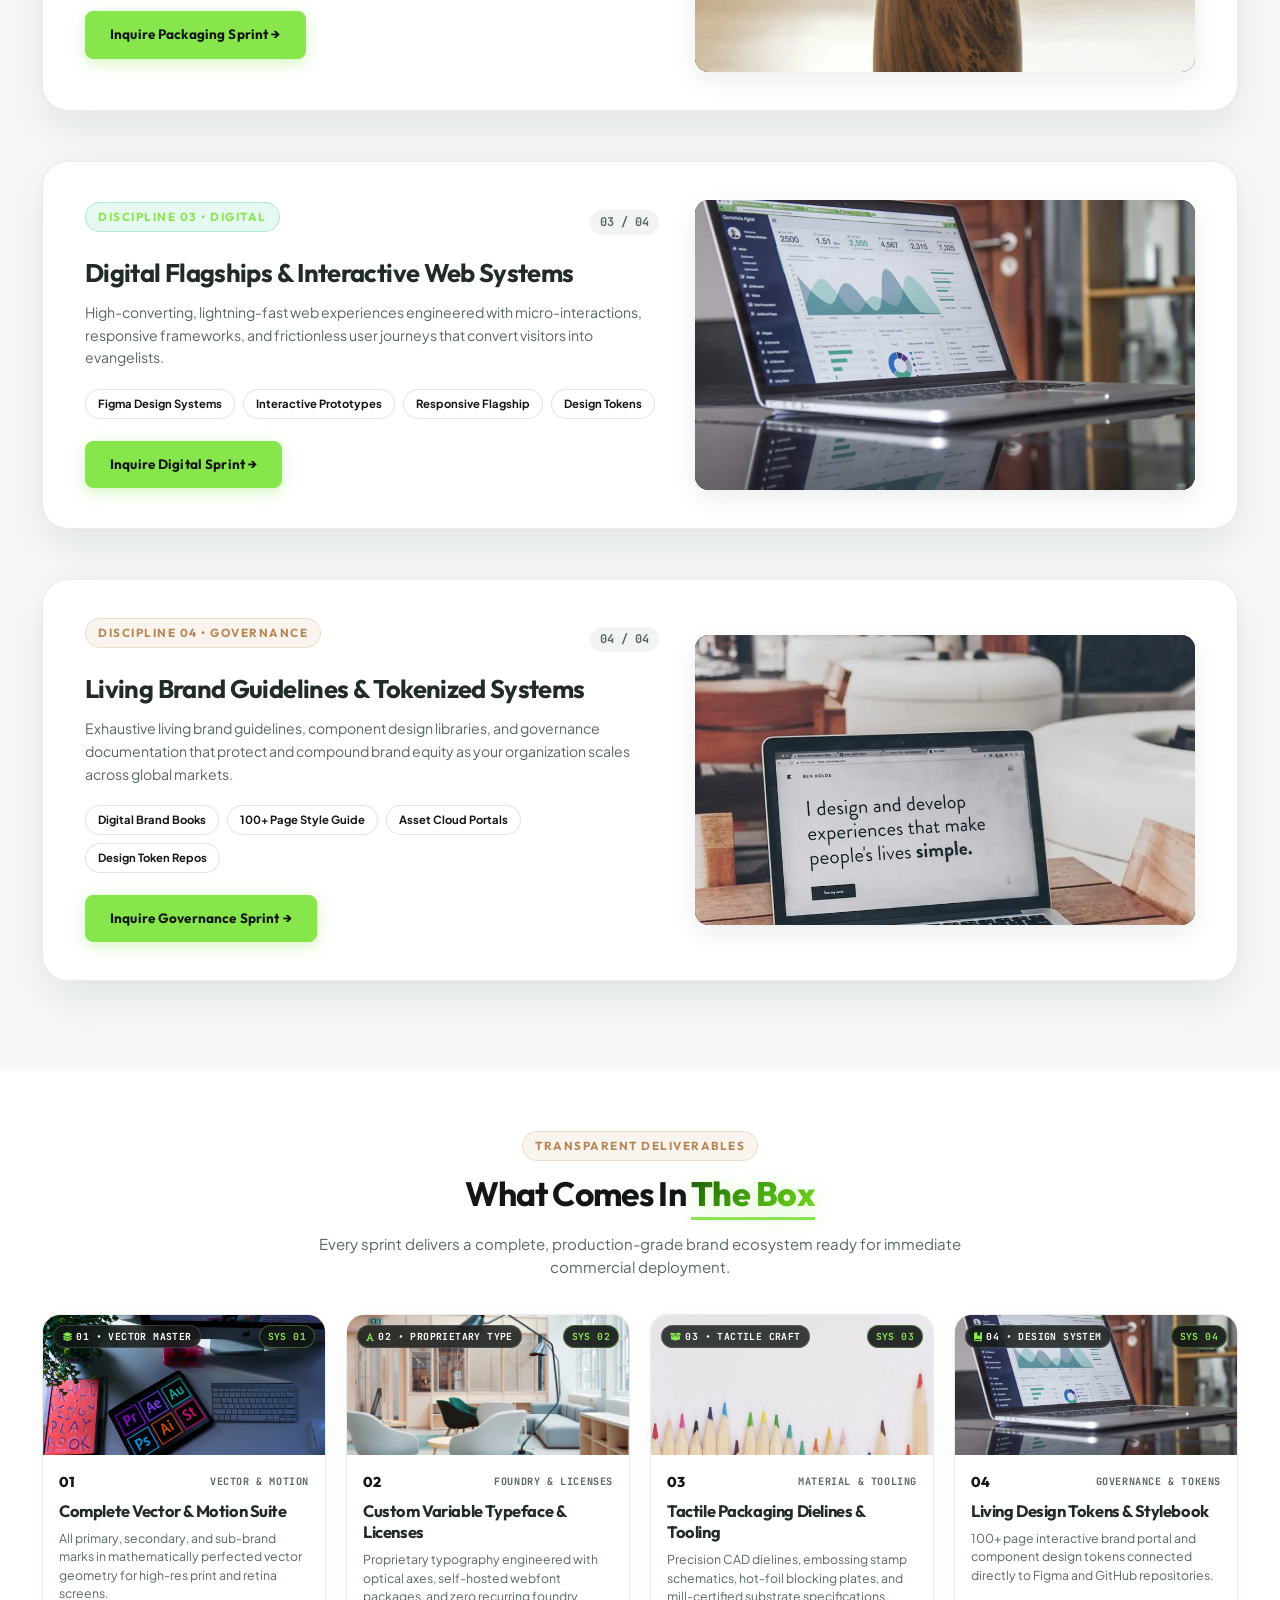
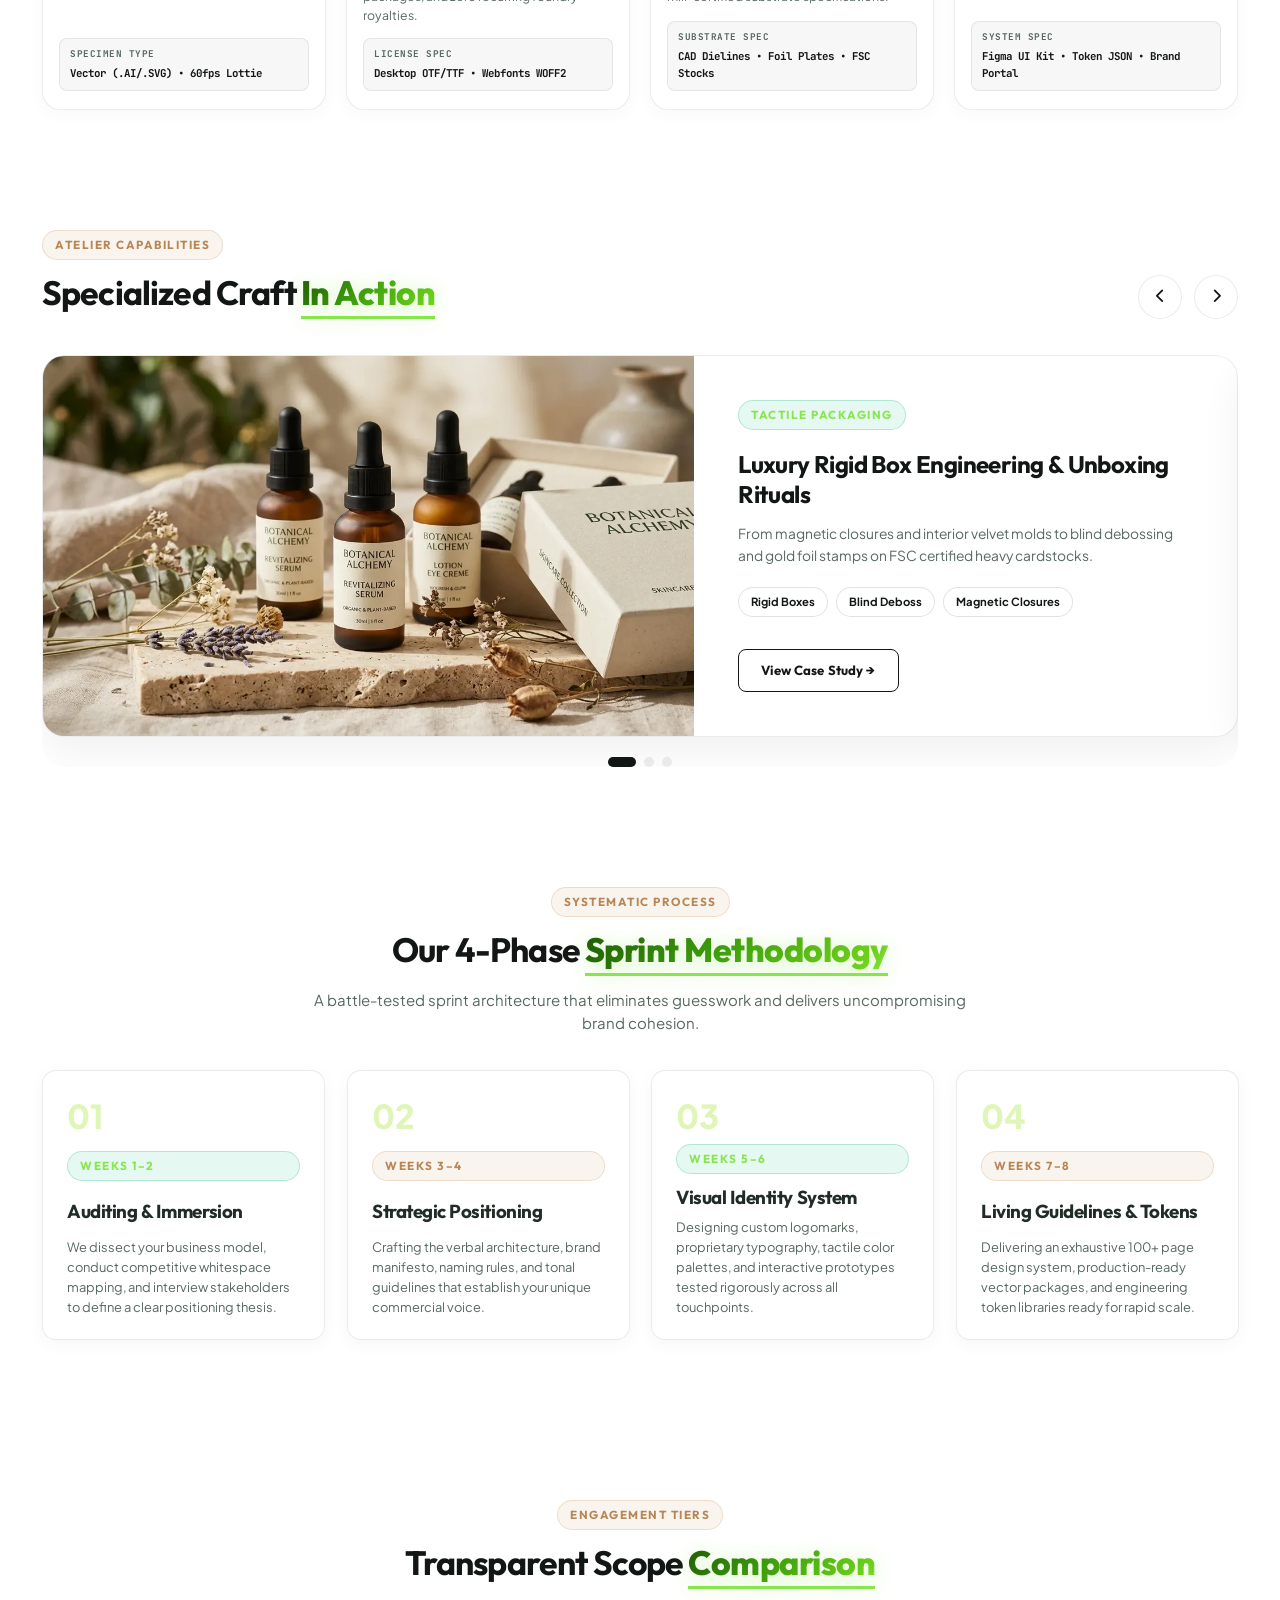
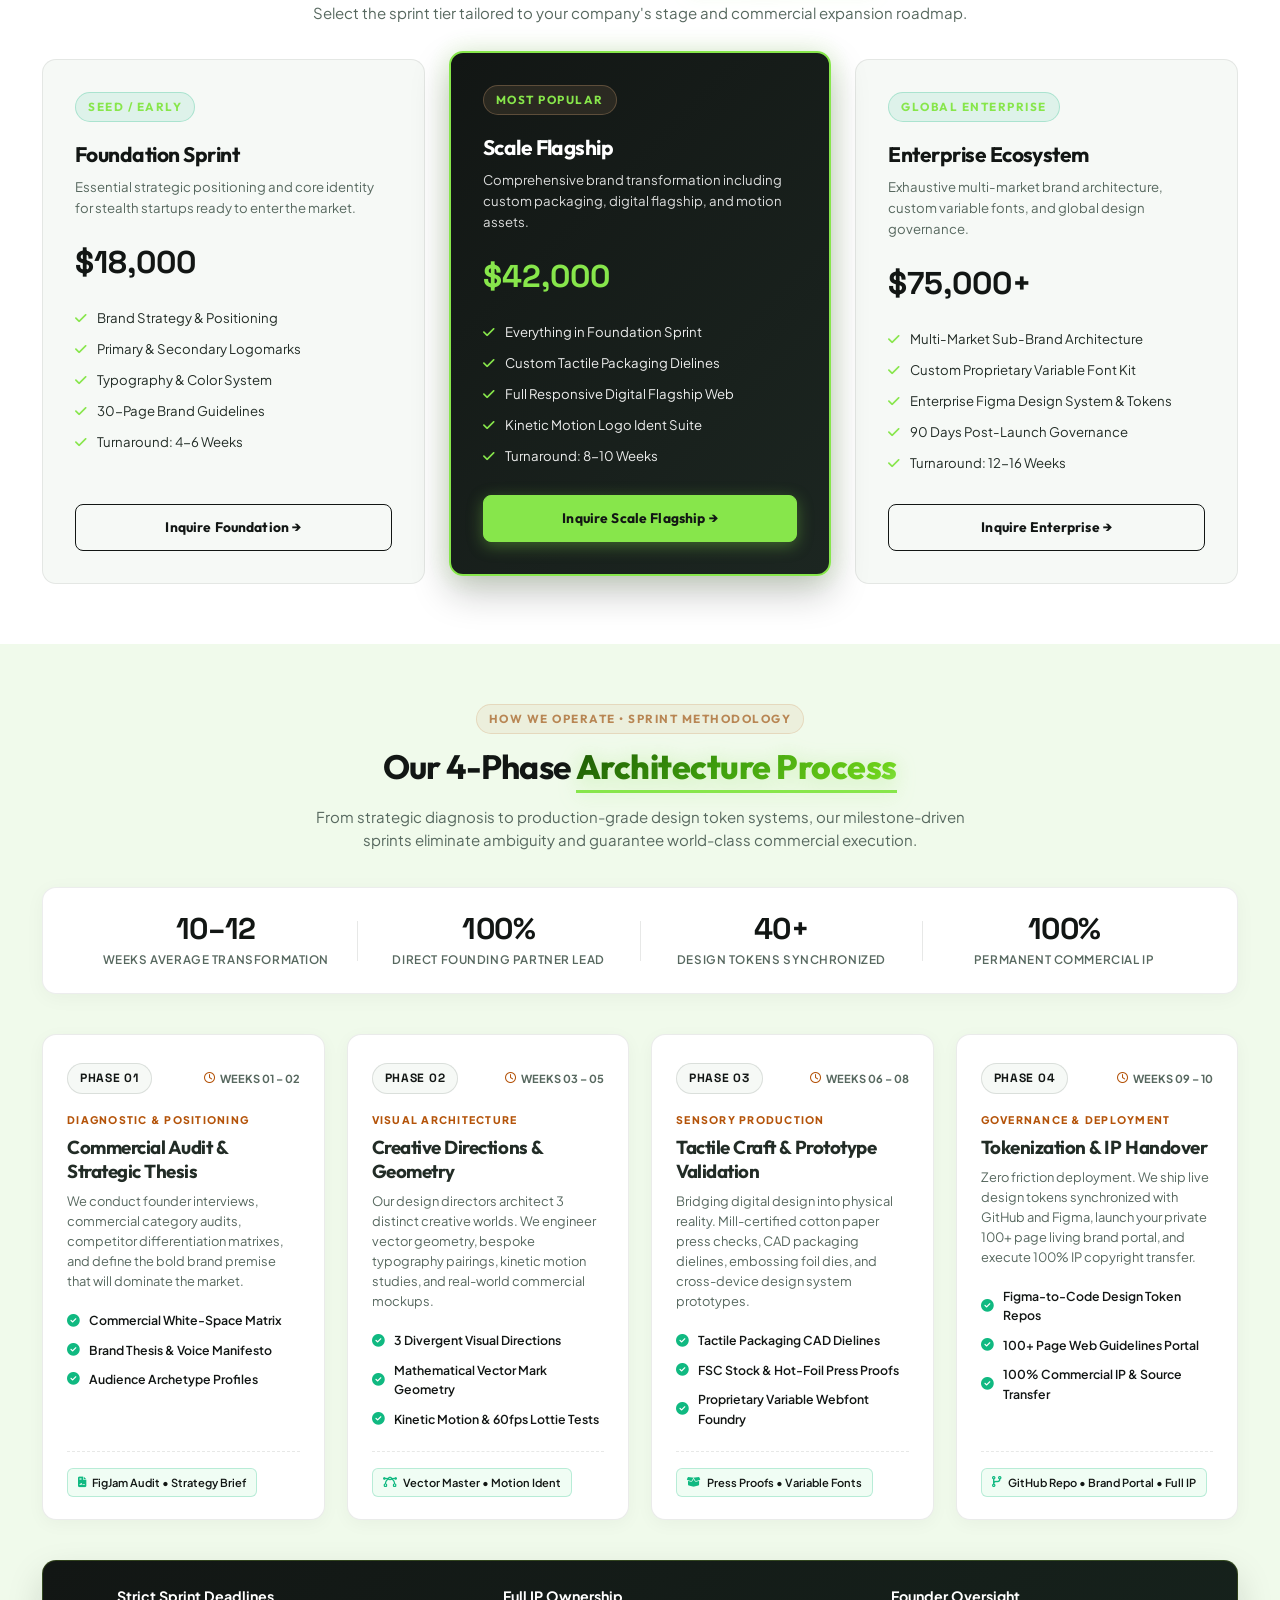
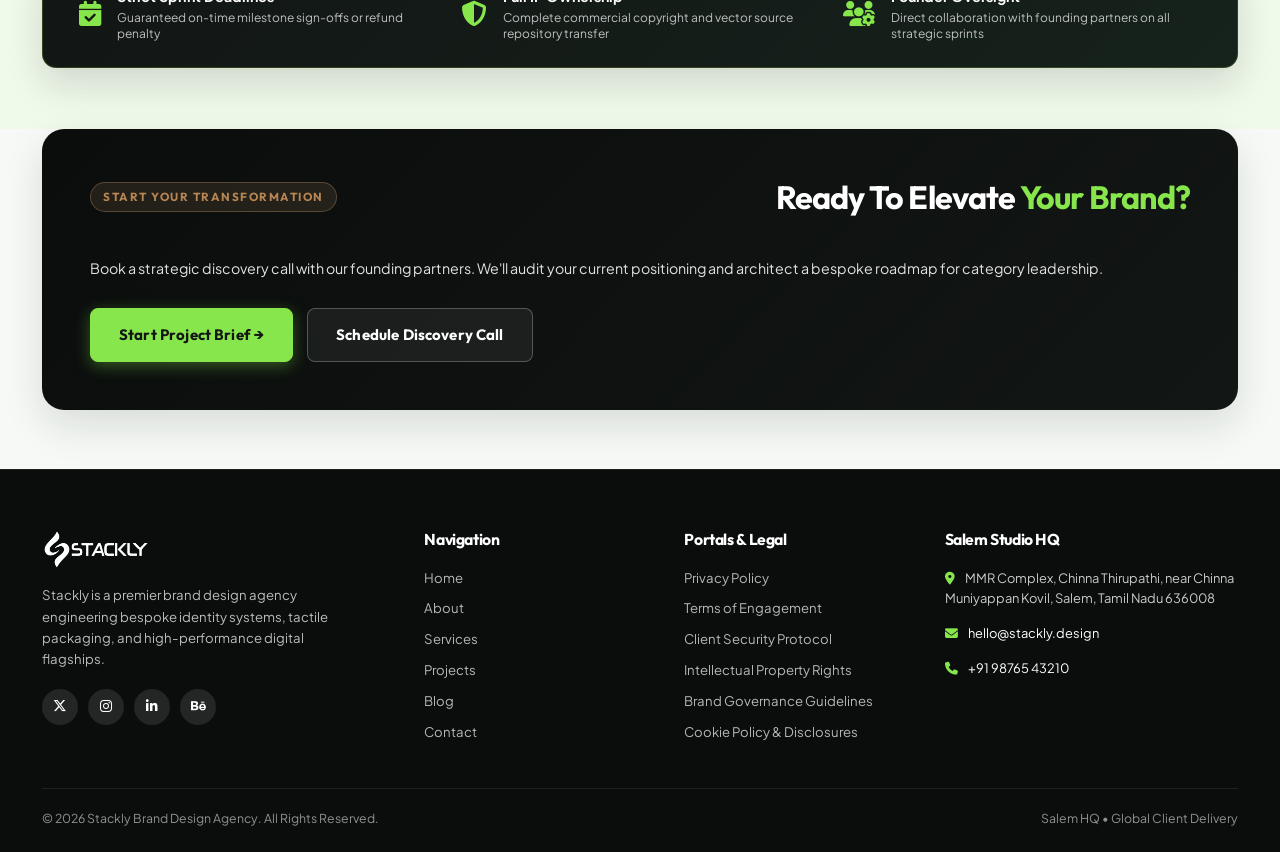
<file: services.html>
<!DOCTYPE html>
<html lang="en">
<head>
    <meta charset="UTF-8">
    <meta name="viewport" content="width=device-width, initial-scale=1.0">
    <title>Services &amp; Capabilities | Stackly - Brand Design Agency</title>
    <link rel="icon" href="assets/top-logo.webp" type="image/webp">

    <link rel="preconnect" href="https://fonts.googleapis.com">
    <link rel="preconnect" href="https://fonts.gstatic.com" crossorigin>
    <link href="https://fonts.googleapis.com/css2?family=Inter:wght@300;400;500;600;700;800&family=JetBrains+Mono:wght@500;600;700&family=Playfair+Display:ital,wght@0,600;0,700;1,600&family=Plus+Jakarta+Sans:wght@400;500;600;700;800&family=Space+Grotesk:wght@500;600;700;800&display=swap" rel="stylesheet">
    <link rel="stylesheet" href="https://cdnjs.cloudflare.com/ajax/libs/font-awesome/6.5.1/css/all.min.css">
    <link rel="stylesheet" href="style.css">
</head>
<body>
    <div class="stackly-preloader" id="stacklyPreloader">
        <div class="preloader-brand">
            <img src="assets/logo.webp" alt="Stackly Studio">
        </div>
        <div class="preloader-bar-wrap">
            <div class="preloader-bar-fill" id="preloaderFill"></div>
        </div>
        <div class="preloader-meta">
            <span>SYNCHRONIZING CANVAS</span>
            <span id="preloaderCounter">0%</span>
        </div>
    </div>

    <header class="site-header">
        <div class="container header-container">
            <a href="index.html" class="brand-logo" title="Stackly Home">
                <img src="assets/logo.webp" alt="Stackly Studio">
            </a>

            <nav class="nav-links-wrap">
                <a href="index.html">Home</a>
                <a href="about.html">About</a>
                <a href="services.html" class="active">Services</a>
                <a href="projects.html">Projects</a>
                <a href="blog.html">Blog</a>
                <a href="contact.html">Contact</a>
            </nav>

            <div class="nav-cta-actions">
                <a href="signin.html" class="btn btn-outline" style="padding: 8px 18px; font-size: 0.85rem;">Sign In</a>
                <a href="get-started.html" class="btn btn-accent" style="padding: 8px 20px; font-size: 0.85rem;">Get Started</a>
                <button class="mobile-menu-toggle" id="mobileMenuToggle" aria-label="Open Menu">
                    <i class="fas fa-bars"></i>
                </button>
            </div>
        </div>
    </header>

    <div class="mobile-nav-drawer" id="mobileNavDrawer">
        <div class="mobile-drawer-header">
            <a href="index.html" class="brand-logo" title="Stackly Studio Home">
                <img src="assets/logo.webp" alt="Stackly Studio">
            </a>
            <button class="mobile-drawer-close" id="mobileDrawerClose" aria-label="Close Mobile Menu"><i class="fas fa-times"></i></button>
        </div>
        <div class="mobile-drawer-links">
            <a href="index.html">Home</a>
            <a href="about.html">About</a>
            <a href="services.html" class="active">Services</a>
            <a href="projects.html">Projects</a>
            <a href="blog.html">Blog</a>
            <a href="contact.html">Contact</a>
        </div>
        <div class="mobile-drawer-actions">
            <a href="signin.html" class="btn btn-outline btn-block">Sign In</a>
            <a href="get-started.html" class="btn btn-accent btn-block">Get Started</a>
        </div>
    </div>

    <section class="page-hero-banner hero-bg-services">
        <div class="container anim-slide-up">
            <span class="page-hero-eyebrow"><i class="fas fa-sparkles"></i> STRATEGIC BRAND ARCHITECTURE</span>
            <h1 class="page-hero-title">
                End-To-End Brand Design For <span>Visionary Category Leaders</span>
            </h1>
            <p class="page-hero-subtitle">
                We don’t offer fragmented design tasks. We architect complete, unified brand ecosystems—from narrative positioning and custom typography to tactile packaging and high-converting digital flagships.
            </p>
            <div class="page-hero-stats-row">
                <div class="page-hero-stat-item">
                    <span class="page-hero-stat-value">6 Core</span>
                    <span class="page-hero-stat-label">Disciplines</span>
                </div>
                <div class="page-hero-stat-item">
                    <span class="page-hero-stat-value">4-8 Wks</span>
                    <span class="page-hero-stat-label">Rapid Sprint Delivery</span>
                </div>
                <div class="page-hero-stat-item">
                    <span class="page-hero-stat-value">100%</span>
                    <span class="page-hero-stat-label">Bespoke IP Ownership</span>
                </div>
                <div class="page-hero-stat-item">
                    <span class="page-hero-stat-value">Zero</span>
                    <span class="page-hero-stat-label">Generic Templates</span>
                </div>
            </div>
        </div>
    </section>

    <section class="agency-marquee-section">
        <div class="agency-marquee-track">
            <div class="marquee-brand-item"><i class="fas fa-cube"></i> VECTOR LOGO ARCHITECTURE <span class="marquee-pill">SVG &bull; EPS</span></div>
            <div class="marquee-brand-item"><i class="fas fa-font"></i> CUSTOM VARIABLE FONTS <span class="marquee-pill">OTF &bull; WOFF2</span></div>
            <div class="marquee-brand-item"><i class="fas fa-box"></i> FSC SUBSTRATES &amp; DIELINES <span class="marquee-pill">HOT FOIL</span></div>
            <div class="marquee-brand-item"><i class="fas fa-palette"></i> PANTONE &amp; CMYK FORMULAS <span class="marquee-pill">LAB CALIBRATED</span></div>
            <div class="marquee-brand-item"><i class="fas fa-laptop-code"></i> RESPONSIVE DIGITAL FLAGSHIPS <span class="marquee-pill">SUB-SECOND</span></div>
            <div class="marquee-brand-item"><i class="fas fa-code-branch"></i> DESIGN TOKEN REPOSITORIES <span class="marquee-pill">FIGMA &bull; JSON</span></div>
            <div class="marquee-brand-item"><i class="fas fa-book-open"></i> LIVING BRAND GUIDELINES <span class="marquee-pill">100+ PGS</span></div>
            <div class="marquee-brand-item"><i class="fas fa-film"></i> KINETIC MOTION LOGO IDENTS <span class="marquee-pill">60 FPS</span></div>

            <div class="marquee-brand-item"><i class="fas fa-cube"></i> VECTOR LOGO ARCHITECTURE <span class="marquee-pill">SVG &bull; EPS</span></div>
            <div class="marquee-brand-item"><i class="fas fa-font"></i> CUSTOM VARIABLE FONTS <span class="marquee-pill">OTF &bull; WOFF2</span></div>
            <div class="marquee-brand-item"><i class="fas fa-box"></i> FSC SUBSTRATES &amp; DIELINES <span class="marquee-pill">HOT FOIL</span></div>
            <div class="marquee-brand-item"><i class="fas fa-palette"></i> PANTONE &amp; CMYK FORMULAS <span class="marquee-pill">LAB CALIBRATED</span></div>
            <div class="marquee-brand-item"><i class="fas fa-laptop-code"></i> RESPONSIVE DIGITAL FLAGSHIPS <span class="marquee-pill">SUB-SECOND</span></div>
            <div class="marquee-brand-item"><i class="fas fa-code-branch"></i> DESIGN TOKEN REPOSITORIES <span class="marquee-pill">FIGMA &bull; JSON</span></div>
            <div class="marquee-brand-item"><i class="fas fa-book-open"></i> LIVING BRAND GUIDELINES <span class="marquee-pill">100+ PGS</span></div>
            <div class="marquee-brand-item"><i class="fas fa-film"></i> KINETIC MOTION LOGO IDENTS <span class="marquee-pill">60 FPS</span></div>
        </div>
    </section>

    <section class="section">
        <div class="container">
            <div class="section-header text-center anim-slide-up">
                <span class="section-eyebrow sandal">WHAT WE ARCHITECT</span>
                <h2 class="section-title">Integrated Brand <span>Design Disciplines</span></h2>
                <p class="section-subtitle">Every discipline is engineered as an interdependent component of your broader market leadership.</p>
            </div>

            <div class="services-stack-container">

                <div class="service-stack-card" style="--card-top: 95px; --card-index: 1;">
                    <div class="service-card-info">
                        <div class="service-card-badge-row">
                            <span class="section-eyebrow">DISCIPLINE 01 &bull; IDENTITY</span>
                            <span class="service-card-index-tag">01 / 04</span>
                        </div>
                        <h3>Visual Identity Systems &amp; Custom Typography</h3>
                        <p>
                            We sculpt timeless symbols, geometric logomarks, proprietary editorial font sets, and color palettes with calibrated CMYK and Pantone formulas.
                        </p>
                        <div class="deliverables-pill-row" style="margin-bottom: 22px;">
                            <span class="d-pill">Vector Logo Suite</span>
                            <span class="d-pill">Custom Variable Fonts</span>
                            <span class="d-pill">Pantone Systems</span>
                            <span class="d-pill">Iconography Motifs</span>
                        </div>
                        <a href="get-started.html" class="btn btn-primary" style="padding: 12px 24px; font-size: 0.9rem;">Inquire Identity Sprint &rarr;</a>
                    </div>
                    <div class="service-feature-visual">
                        <img src="assets/images/service_identity.webp" alt="Visual Identity Systems">
                    </div>
                </div>

                <div class="service-stack-card" style="--card-top: 120px; --card-index: 2;">
                    <div class="service-card-info">
                        <div class="service-card-badge-row">
                            <span class="section-eyebrow sandal">DISCIPLINE 02 &bull; TACTILE</span>
                            <span class="service-card-index-tag">02 / 04</span>
                        </div>
                        <h3>Packaging Design &amp; Material Production</h3>
                        <p>
                            Sensory, sustainable packaging that commands physical retail shelves. Custom dielines, hot-foil stamping, debossing, and certified substrate specifications.
                        </p>
                        <div class="deliverables-pill-row" style="margin-bottom: 22px;">
                            <span class="d-pill">Custom Dielines</span>
                            <span class="d-pill">FSC Cardstocks</span>
                            <span class="d-pill">Foil &amp; Emboss Plates</span>
                            <span class="d-pill">Unboxing Architecture</span>
                        </div>
                        <a href="get-started.html" class="btn btn-primary" style="padding: 12px 24px; font-size: 0.9rem;">Inquire Packaging Sprint &rarr;</a>
                    </div>
                    <div class="service-feature-visual">
                        <img src="assets/images/service_packaging.webp" alt="Packaging Design & Tactile Production">
                    </div>
                </div>

                <div class="service-stack-card" style="--card-top: 145px; --card-index: 3;">
                    <div class="service-card-info">
                        <div class="service-card-badge-row">
                            <span class="section-eyebrow">DISCIPLINE 03 &bull; DIGITAL</span>
                            <span class="service-card-index-tag">03 / 04</span>
                        </div>
                        <h3>Digital Flagships &amp; Interactive Web Systems</h3>
                        <p>
                            High-converting, lightning-fast web experiences engineered with micro-interactions, responsive frameworks, and frictionless user journeys that convert visitors into evangelists.
                        </p>
                        <div class="deliverables-pill-row" style="margin-bottom: 22px;">
                            <span class="d-pill">Figma Design Systems</span>
                            <span class="d-pill">Interactive Prototypes</span>
                            <span class="d-pill">Responsive Flagship</span>
                            <span class="d-pill">Design Tokens</span>
                        </div>
                        <a href="get-started.html" class="btn btn-primary" style="padding: 12px 24px; font-size: 0.9rem;">Inquire Digital Sprint &rarr;</a>
                    </div>
                    <div class="service-feature-visual">
                        <img src="assets/images/service_digital.webp" alt="Digital Flagships and Web Systems">
                    </div>
                </div>

                <div class="service-stack-card" style="--card-top: 170px; --card-index: 4;">
                    <div class="service-card-info">
                        <div class="service-card-badge-row">
                            <span class="section-eyebrow sandal">DISCIPLINE 04 &bull; GOVERNANCE</span>
                            <span class="service-card-index-tag">04 / 04</span>
                        </div>
                        <h3>Living Brand Guidelines &amp; Tokenized Systems</h3>
                        <p>
                            Exhaustive living brand guidelines, component design libraries, and governance documentation that protect and compound brand equity as your organization scales across global markets.
                        </p>
                        <div class="deliverables-pill-row" style="margin-bottom: 22px;">
                            <span class="d-pill">Digital Brand Books</span>
                            <span class="d-pill">100+ Page Style Guide</span>
                            <span class="d-pill">Asset Cloud Portals</span>
                            <span class="d-pill">Design Token Repos</span>
                        </div>
                        <a href="get-started.html" class="btn btn-primary" style="padding: 12px 24px; font-size: 0.9rem;">Inquire Governance Sprint &rarr;</a>
                    </div>
                    <div class="service-feature-visual">
                        <img src="assets/images/service_guidelines.webp" alt="Living Brand Guidelines and Governance">
                    </div>
                </div>
            </div>
        </div>
    </section>

    <section class="section" style="background: var(--bg-surface);">
        <div class="container">
            <div class="section-header text-center anim-slide-up">
                <span class="section-eyebrow sandal">TRANSPARENT DELIVERABLES</span>
                <h2 class="section-title">What Comes In <span>The Box</span></h2>
                <p class="section-subtitle">Every sprint delivers a complete, production-grade brand ecosystem ready for immediate commercial deployment.</p>
            </div>

            <div class="deliverables-spec-grid anim-zoom-in">

                <div class="deliverable-spec-card">
                    <div class="deliverable-card-thumb">
                        <img src="assets/images/service_identity.webp" alt="Vector and Motion Master Suite">
                        <span class="deliverable-badge-left"><i class="fas fa-layer-group"></i> 01 &bull; VECTOR MASTER</span>
                        <span class="deliverable-badge-right">SYS 01</span>
                    </div>
                    <div class="deliverable-card-body">
                        <div class="deliverable-meta-row">
                            <span class="deliverable-num">01</span>
                            <span class="deliverable-cat">VECTOR &amp; MOTION</span>
                        </div>
                        <h3>Complete Vector &amp; Motion Suite</h3>
                        <p>All primary, secondary, and sub-brand marks in mathematically perfected vector geometry for high-res print and retina screens.</p>
                        <div class="deliverable-spec-pill">
                            <span class="spec-label">SPECIMEN TYPE</span>
                            <span class="spec-val">Vector (.AI/.SVG) &bull; 60fps Lottie</span>
                        </div>
                    </div>
                </div>

                <div class="deliverable-spec-card">
                    <div class="deliverable-card-thumb">
                        <img src="assets/images/hero_creative_workspace.webp" alt="Custom Variable Typeface & Licenses">
                        <span class="deliverable-badge-left"><i class="fas fa-font"></i> 02 &bull; PROPRIETARY TYPE</span>
                        <span class="deliverable-badge-right">SYS 02</span>
                    </div>
                    <div class="deliverable-card-body">
                        <div class="deliverable-meta-row">
                            <span class="deliverable-num">02</span>
                            <span class="deliverable-cat">FOUNDRY &amp; LICENSES</span>
                        </div>
                        <h3>Custom Variable Typeface &amp; Licenses</h3>
                        <p>Proprietary typography engineered with optical axes, self-hosted webfont packages, and zero recurring foundry royalties.</p>
                        <div class="deliverable-spec-pill">
                            <span class="spec-label">LICENSE SPEC</span>
                            <span class="spec-val">Desktop OTF/TTF &bull; Webfonts WOFF2</span>
                        </div>
                    </div>
                </div>

                <div class="deliverable-spec-card">
                    <div class="deliverable-card-thumb">
                        <img src="assets/images/studio_materials.webp" alt="Tactile Packaging Dielines & Tooling">
                        <span class="deliverable-badge-left"><i class="fas fa-box-open"></i> 03 &bull; TACTILE CRAFT</span>
                        <span class="deliverable-badge-right">SYS 03</span>
                    </div>
                    <div class="deliverable-card-body">
                        <div class="deliverable-meta-row">
                            <span class="deliverable-num">03</span>
                            <span class="deliverable-cat">MATERIAL &amp; TOOLING</span>
                        </div>
                        <h3>Tactile Packaging Dielines &amp; Tooling</h3>
                        <p>Precision CAD dielines, embossing stamp schematics, hot-foil blocking plates, and mill-certified substrate specifications.</p>
                        <div class="deliverable-spec-pill">
                            <span class="spec-label">SUBSTRATE SPEC</span>
                            <span class="spec-val">CAD Dielines &bull; Foil Plates &bull; FSC Stocks</span>
                        </div>
                    </div>
                </div>

                <div class="deliverable-spec-card">
                    <div class="deliverable-card-thumb">
                        <img src="assets/images/service_digital.webp" alt="Living Design Tokens & Digital Stylebook">
                        <span class="deliverable-badge-left"><i class="fas fa-book-bookmark"></i> 04 &bull; DESIGN SYSTEM</span>
                        <span class="deliverable-badge-right">SYS 04</span>
                    </div>
                    <div class="deliverable-card-body">
                        <div class="deliverable-meta-row">
                            <span class="deliverable-num">04</span>
                            <span class="deliverable-cat">GOVERNANCE &amp; TOKENS</span>
                        </div>
                        <h3>Living Design Tokens &amp; Stylebook</h3>
                        <p>100+ page interactive brand portal and component design tokens connected directly to Figma and GitHub repositories.</p>
                        <div class="deliverable-spec-pill">
                            <span class="spec-label">SYSTEM SPEC</span>
                            <span class="spec-val">Figma UI Kit &bull; Token JSON &bull; Brand Portal</span>
                        </div>
                    </div>
                </div>
            </div>
        </div>
    </section>

    <section class="section" style="background: #ffffff;">
        <div class="container">
            <div style="display: flex; justify-content: space-between; align-items: flex-end; margin-bottom: 36px; flex-wrap: wrap; gap: 16px;">
                <div>
                    <span class="section-eyebrow sandal">ATELIER CAPABILITIES</span>
                    <h2 class="section-title" style="margin-bottom: 0;">Specialized Craft <span>In Action</span></h2>
                </div>
                <div class="carousel-nav-arrows">
                    <button type="button" class="carousel-arrow-btn prev carousel-prev-btn" aria-label="Previous Slide"><i class="fas fa-chevron-left"></i></button>
                    <button type="button" class="carousel-arrow-btn next carousel-next-btn" aria-label="Next Slide"><i class="fas fa-chevron-right"></i></button>
                </div>
            </div>

            <div class="agency-carousel anim-zoom-in" id="servicesCraftCarousel">
                <div class="carousel-slides-wrapper">

                    <div class="carousel-slide-item">
                        <div class="spotlight-slide-card">
                            <div class="spotlight-visual-wrap">
                                <img src="assets/images/project_cosmetics.webp" alt="Luxury Packaging Craft">
                            </div>
                            <div class="spotlight-content-wrap">
                                <div>
                                    <span class="section-eyebrow">TACTILE PACKAGING</span>
                                    <h3 style="font-size: 1.6rem; color: var(--primary-green); margin: 8px 0 14px;">Luxury Rigid Box Engineering &amp; Unboxing Rituals</h3>
                                    <p style="font-size: 0.92rem; color: var(--text-muted); line-height: 1.6; margin-bottom: 20px;">
                                        From magnetic closures and interior velvet molds to blind debossing and gold foil stamps on FSC certified heavy cardstocks.
                                    </p>
                                    <div class="deliverables-pill-row">
                                        <span class="d-pill">Rigid Boxes</span>
                                        <span class="d-pill">Blind Deboss</span>
                                        <span class="d-pill">Magnetic Closures</span>
                                    </div>
                                </div>
                                <div style="margin-top: 24px;">
                                    <a href="projects.html" class="btn btn-outline" style="padding: 10px 22px; font-size: 0.88rem;">View Case Study &rarr;</a>
                                </div>
                            </div>
                        </div>
                    </div>

                    <div class="carousel-slide-item">
                        <div class="spotlight-slide-card">
                            <div class="spotlight-visual-wrap">
                                <img src="assets/images/project_fintech.webp" alt="High Performance Digital Flagships">
                            </div>
                            <div class="spotlight-content-wrap">
                                <div>
                                    <span class="section-eyebrow sandal">DIGITAL FLAGSHIPS</span>
                                    <h3 style="font-size: 1.6rem; color: var(--primary-green); margin: 8px 0 14px;">High-Density Financial Systems &amp; Web Flagships</h3>
                                    <p style="font-size: 0.92rem; color: var(--text-muted); line-height: 1.6; margin-bottom: 20px;">
                                        Micro-interactions, accessible contrast ratios, and lightning-fast sub-second response times engineered for institutional investors.
                                    </p>
                                    <div class="deliverables-pill-row">
                                        <span class="d-pill">Design Tokens</span>
                                        <span class="d-pill">Interactive UX</span>
                                        <span class="d-pill">Sub-Second Speed</span>
                                    </div>
                                </div>
                                <div style="margin-top: 24px;">
                                    <a href="projects.html" class="btn btn-outline" style="padding: 10px 22px; font-size: 0.88rem;">View Case Study &rarr;</a>
                                </div>
                            </div>
                        </div>
                    </div>

                    <div class="carousel-slide-item">
                        <div class="spotlight-slide-card">
                            <div class="spotlight-visual-wrap">
                                <img src="assets/images/project_architecture.webp" alt="Monographs & Editorial Craft">
                            </div>
                            <div class="spotlight-content-wrap">
                                <div>
                                    <span class="section-eyebrow">EDITORIAL CRAFT</span>
                                    <h3 style="font-size: 1.6rem; color: var(--primary-green); margin: 8px 0 14px;">Bespoke Typefaces &amp; Bound Cloth Monographs</h3>
                                    <p style="font-size: 0.92rem; color: var(--text-muted); line-height: 1.6; margin-bottom: 20px;">
                                        Architecting monolithic brand identities, custom serif logotypes, and collector monographs bound in Japanese linen cloth.
                                    </p>
                                    <div class="deliverables-pill-row">
                                        <span class="d-pill">Custom Variable Fonts</span>
                                        <span class="d-pill">Linen Binding</span>
                                        <span class="d-pill">Foil Blocked Title</span>
                                    </div>
                                </div>
                                <div style="margin-top: 24px;">
                                    <a href="projects.html" class="btn btn-outline" style="padding: 10px 22px; font-size: 0.88rem;">View Case Study &rarr;</a>
                                </div>
                            </div>
                        </div>
                    </div>
                </div>

                <div class="carousel-dots-row"></div>
            </div>
        </div>
    </section>

    <section class="section" style="background: var(--bg-surface);">
        <div class="container">
            <div class="section-header text-center anim-slide-up">
                <span class="section-eyebrow sandal">SYSTEMATIC PROCESS</span>
                <h2 class="section-title">Our 4-Phase <span>Sprint Methodology</span></h2>
                <p class="section-subtitle">A battle-tested sprint architecture that eliminates guesswork and delivers uncompromising brand cohesion.</p>
            </div>
            <div class="methodology-grid">
                <div class="methodology-card anim-slide-up">
                    <div class="methodology-step-num">01</div>
                    <span class="section-eyebrow">WEEKS 1&ndash;2</span>
                    <h3>Auditing &amp; Immersion</h3>
                    <p>We dissect your business model, conduct competitive whitespace mapping, and interview stakeholders to define a clear positioning thesis.</p>
                </div>
                <div class="methodology-card anim-slide-up" style="transition-delay: 0.1s;">
                    <div class="methodology-step-num">02</div>
                    <span class="section-eyebrow sandal">WEEKS 3&ndash;4</span>
                    <h3>Strategic Positioning</h3>
                    <p>Crafting the verbal architecture, brand manifesto, naming rules, and tonal guidelines that establish your unique commercial voice.</p>
                </div>
                <div class="methodology-card anim-slide-up" style="transition-delay: 0.2s;">
                    <div class="methodology-step-num">03</div>
                    <span class="section-eyebrow">WEEKS 5&ndash;6</span>
                    <h3>Visual Identity System</h3>
                    <p>Designing custom logomarks, proprietary typography, tactile color palettes, and interactive prototypes tested rigorously across all touchpoints.</p>
                </div>
                <div class="methodology-card anim-slide-up" style="transition-delay: 0.3s;">
                    <div class="methodology-step-num">04</div>
                    <span class="section-eyebrow sandal">WEEKS 7&ndash;8</span>
                    <h3>Living Guidelines &amp; Tokens</h3>
                    <p>Delivering an exhaustive 100+ page design system, production-ready vector packages, and engineering token libraries ready for rapid scale.</p>
                </div>
            </div>
        </div>
    </section>

    <section class="section" style="background: #ffffff;">
        <div class="container">
            <div class="section-header text-center anim-slide-up">
                <span class="section-eyebrow sandal">ENGAGEMENT TIERS</span>
                <h2 class="section-title">Transparent Scope <span>Comparison</span></h2>
                <p class="section-subtitle">Select the sprint tier tailored to your company's stage and commercial expansion roadmap.</p>
            </div>

            <div class="responsive-tier-grid anim-zoom-in">

                <div style="background: var(--bg-canvas); border-radius: var(--radius-md); padding: 32px; border: 1px solid var(--border-subtle); display: flex; flex-direction: column; justify-content: space-between; transition: transform 0.3s ease, border-color 0.3s ease;">
                    <div>
                        <span class="section-eyebrow">SEED / EARLY</span>
                        <h3 style="font-size: 1.4rem; margin: 8px 0;">Foundation Sprint</h3>
                        <p style="font-size: 0.88rem; margin-bottom: 20px; color: var(--text-muted);">Essential strategic positioning and core identity for stealth startups ready to enter the market.</p>
                        <strong style="font-size: 2.1rem; color: var(--primary-green); font-family: 'Space Grotesk', sans-serif; display: block; margin-bottom: 20px;">$18,000</strong>

                        <ul style="display: flex; flex-direction: column; gap: 10px; font-size: 0.88rem; margin-bottom: 28px;">
                            <li><i class="fas fa-check" style="color: var(--accent-mint); margin-right: 8px;"></i> Brand Strategy &amp; Positioning</li>
                            <li><i class="fas fa-check" style="color: var(--accent-mint); margin-right: 8px;"></i> Primary &amp; Secondary Logomarks</li>
                            <li><i class="fas fa-check" style="color: var(--accent-mint); margin-right: 8px;"></i> Typography &amp; Color System</li>
                            <li><i class="fas fa-check" style="color: var(--accent-mint); margin-right: 8px;"></i> 30-Page Brand Guidelines</li>
                            <li><i class="fas fa-check" style="color: var(--accent-mint); margin-right: 8px;"></i> Turnaround: 4-6 Weeks</li>
                        </ul>
                    </div>
                    <a href="get-started.html" class="btn btn-outline btn-block">Inquire Foundation &rarr;</a>
                </div>

                <div style="background: linear-gradient(135deg, var(--primary-obsidian) 0%, #1c2621 100%); border-radius: var(--radius-md); padding: 32px; border: 2px solid var(--primary-lime); color: #ffffff; display: flex; flex-direction: column; justify-content: space-between; box-shadow: 0 16px 36px rgba(18, 22, 20, 0.25), 0 0 25px rgba(135, 230, 75, 0.2); transform: translateY(-8px);">
                    <div>
                        <span class="section-eyebrow sandal" style="color: var(--primary-lime);">MOST POPULAR</span>
                        <h3 style="font-size: 1.4rem; margin: 8px 0; color: #ffffff;">Scale Flagship</h3>
                        <p style="font-size: 0.88rem; margin-bottom: 20px; color: rgba(255,255,255,0.85);">Comprehensive brand transformation including custom packaging, digital flagship, and motion assets.</p>
                        <strong style="font-size: 2.1rem; color: var(--primary-lime); font-family: 'Space Grotesk', sans-serif; display: block; margin-bottom: 20px;">$42,000</strong>

                        <ul style="display: flex; flex-direction: column; gap: 10px; font-size: 0.88rem; margin-bottom: 28px; color: rgba(255,255,255,0.92);">
                            <li><i class="fas fa-check" style="color: var(--primary-lime); margin-right: 8px;"></i> Everything in Foundation Sprint</li>
                            <li><i class="fas fa-check" style="color: var(--primary-lime); margin-right: 8px;"></i> Custom Tactile Packaging Dielines</li>
                            <li><i class="fas fa-check" style="color: var(--primary-lime); margin-right: 8px;"></i> Full Responsive Digital Flagship Web</li>
                            <li><i class="fas fa-check" style="color: var(--primary-lime); margin-right: 8px;"></i> Kinetic Motion Logo Ident Suite</li>
                            <li><i class="fas fa-check" style="color: var(--primary-lime); margin-right: 8px;"></i> Turnaround: 8-10 Weeks</li>
                        </ul>
                    </div>
                    <a href="get-started.html" class="btn btn-primary btn-block">Inquire Scale Flagship &rarr;</a>
                </div>

                <div style="background: var(--bg-canvas); border-radius: var(--radius-md); padding: 32px; border: 1px solid var(--border-subtle); display: flex; flex-direction: column; justify-content: space-between; transition: transform 0.3s ease, border-color 0.3s ease;">
                    <div>
                        <span class="section-eyebrow">GLOBAL ENTERPRISE</span>
                        <h3 style="font-size: 1.4rem; margin: 8px 0;">Enterprise Ecosystem</h3>
                        <p style="font-size: 0.88rem; margin-bottom: 20px; color: var(--text-muted);">Exhaustive multi-market brand architecture, custom variable fonts, and global design governance.</p>
                        <strong style="font-size: 2.1rem; color: var(--primary-green); font-family: 'Space Grotesk', sans-serif; display: block; margin-bottom: 20px;">$75,000+</strong>

                        <ul style="display: flex; flex-direction: column; gap: 10px; font-size: 0.88rem; margin-bottom: 28px;">
                            <li><i class="fas fa-check" style="color: var(--accent-mint); margin-right: 8px;"></i> Multi-Market Sub-Brand Architecture</li>
                            <li><i class="fas fa-check" style="color: var(--accent-mint); margin-right: 8px;"></i> Custom Proprietary Variable Font Kit</li>
                            <li><i class="fas fa-check" style="color: var(--accent-mint); margin-right: 8px;"></i> Enterprise Figma Design System &amp; Tokens</li>
                            <li><i class="fas fa-check" style="color: var(--accent-mint); margin-right: 8px;"></i> 90 Days Post-Launch Governance</li>
                            <li><i class="fas fa-check" style="color: var(--accent-mint); margin-right: 8px;"></i> Turnaround: 12-16 Weeks</li>
                        </ul>
                    </div>
                    <a href="get-started.html" class="btn btn-outline btn-block">Inquire Enterprise &rarr;</a>
                </div>
            </div>
        </div>
    </section>

    <section class="section methodology-section" style="background: var(--bg-light-mint);">
        <div class="container">
            <div class="section-header text-center anim-slide-up">
                <span class="section-eyebrow sandal">HOW WE OPERATE &bull; SPRINT METHODOLOGY</span>
                <h2 class="section-title">Our 4-Phase <span>Architecture Process</span></h2>
                <p class="section-subtitle">From strategic diagnosis to production-grade design token systems, our milestone-driven sprints eliminate ambiguity and guarantee world-class commercial execution.</p>
            </div>

            <div class="methodology-metric-strip anim-slide-up">
                <div class="methodology-metric-cell">
                    <span class="m-metric-num">10&ndash;12</span>
                    <span class="m-metric-label">Weeks Average Transformation</span>
                </div>
                <div class="methodology-metric-divider"></div>
                <div class="methodology-metric-cell">
                    <span class="m-metric-num">100%</span>
                    <span class="m-metric-label">Direct Founding Partner Lead</span>
                </div>
                <div class="methodology-metric-divider"></div>
                <div class="methodology-metric-cell">
                    <span class="m-metric-num">40+</span>
                    <span class="m-metric-label">Design Tokens Synchronized</span>
                </div>
                <div class="methodology-metric-divider"></div>
                <div class="methodology-metric-cell">
                    <span class="m-metric-num">100%</span>
                    <span class="m-metric-label">Permanent Commercial IP</span>
                </div>
            </div>

            <div class="methodology-grid anim-zoom-in">

                <div class="methodology-card">
                    <div class="methodology-card-top">
                        <span class="methodology-phase-badge">PHASE 01</span>
                        <span class="methodology-duration"><i class="far fa-clock"></i> WEEKS 01 &ndash; 02</span>
                    </div>
                    <div class="methodology-card-body">
                        <span class="methodology-step-eyebrow">DIAGNOSTIC &amp; POSITIONING</span>
                        <h3 class="methodology-card-title">Commercial Audit &amp; Strategic Thesis</h3>
                        <p class="methodology-card-desc">We conduct founder interviews, commercial category audits, competitor differentiation matrixes, and define the bold brand premise that will dominate the market.</p>
                        <div class="methodology-deliverables-list">
                            <div class="methodology-deliverable-item">
                                <i class="fas fa-check-circle"></i>
                                <span>Commercial White-Space Matrix</span>
                            </div>
                            <div class="methodology-deliverable-item">
                                <i class="fas fa-check-circle"></i>
                                <span>Brand Thesis &amp; Voice Manifesto</span>
                            </div>
                            <div class="methodology-deliverable-item">
                                <i class="fas fa-check-circle"></i>
                                <span>Audience Archetype Profiles</span>
                            </div>
                        </div>
                    </div>
                    <div class="methodology-card-footer">
                        <span class="methodology-output-tag"><i class="fas fa-file-contract"></i> FigJam Audit &bull; Strategy Brief</span>
                    </div>
                </div>

                <div class="methodology-card">
                    <div class="methodology-card-top">
                        <span class="methodology-phase-badge">PHASE 02</span>
                        <span class="methodology-duration"><i class="far fa-clock"></i> WEEKS 03 &ndash; 05</span>
                    </div>
                    <div class="methodology-card-body">
                        <span class="methodology-step-eyebrow">VISUAL ARCHITECTURE</span>
                        <h3 class="methodology-card-title">Creative Directions &amp; Geometry</h3>
                        <p class="methodology-card-desc">Our design directors architect 3 distinct creative worlds. We engineer vector geometry, bespoke typography pairings, kinetic motion studies, and real-world commercial mockups.</p>
                        <div class="methodology-deliverables-list">
                            <div class="methodology-deliverable-item">
                                <i class="fas fa-check-circle"></i>
                                <span>3 Divergent Visual Directions</span>
                            </div>
                            <div class="methodology-deliverable-item">
                                <i class="fas fa-check-circle"></i>
                                <span>Mathematical Vector Mark Geometry</span>
                            </div>
                            <div class="methodology-deliverable-item">
                                <i class="fas fa-check-circle"></i>
                                <span>Kinetic Motion &amp; 60fps Lottie Tests</span>
                            </div>
                        </div>
                    </div>
                    <div class="methodology-card-footer">
                        <span class="methodology-output-tag"><i class="fas fa-bezier-curve"></i> Vector Master &bull; Motion Ident</span>
                    </div>
                </div>

                <div class="methodology-card">
                    <div class="methodology-card-top">
                        <span class="methodology-phase-badge">PHASE 03</span>
                        <span class="methodology-duration"><i class="far fa-clock"></i> WEEKS 06 &ndash; 08</span>
                    </div>
                    <div class="methodology-card-body">
                        <span class="methodology-step-eyebrow">SENSORY PRODUCTION</span>
                        <h3 class="methodology-card-title">Tactile Craft &amp; Prototype Validation</h3>
                        <p class="methodology-card-desc">Bridging digital design into physical reality. Mill-certified cotton paper press checks, CAD packaging dielines, embossing foil dies, and cross-device design system prototypes.</p>
                        <div class="methodology-deliverables-list">
                            <div class="methodology-deliverable-item">
                                <i class="fas fa-check-circle"></i>
                                <span>Tactile Packaging CAD Dielines</span>
                            </div>
                            <div class="methodology-deliverable-item">
                                <i class="fas fa-check-circle"></i>
                                <span>FSC Stock &amp; Hot-Foil Press Proofs</span>
                            </div>
                            <div class="methodology-deliverable-item">
                                <i class="fas fa-check-circle"></i>
                                <span>Proprietary Variable Webfont Foundry</span>
                            </div>
                        </div>
                    </div>
                    <div class="methodology-card-footer">
                        <span class="methodology-output-tag"><i class="fas fa-box-open"></i> Press Proofs &bull; Variable Fonts</span>
                    </div>
                </div>

                <div class="methodology-card">
                    <div class="methodology-card-top">
                        <span class="methodology-phase-badge">PHASE 04</span>
                        <span class="methodology-duration"><i class="far fa-clock"></i> WEEKS 09 &ndash; 10</span>
                    </div>
                    <div class="methodology-card-body">
                        <span class="methodology-step-eyebrow">GOVERNANCE &amp; DEPLOYMENT</span>
                        <h3 class="methodology-card-title">Tokenization &amp; IP Handover</h3>
                        <p class="methodology-card-desc">Zero friction deployment. We ship live design tokens synchronized with GitHub and Figma, launch your private 100+ page living brand portal, and execute 100% IP copyright transfer.</p>
                        <div class="methodology-deliverables-list">
                            <div class="methodology-deliverable-item">
                                <i class="fas fa-check-circle"></i>
                                <span>Figma-to-Code Design Token Repos</span>
                            </div>
                            <div class="methodology-deliverable-item">
                                <i class="fas fa-check-circle"></i>
                                <span>100+ Page Web Guidelines Portal</span>
                            </div>
                            <div class="methodology-deliverable-item">
                                <i class="fas fa-check-circle"></i>
                                <span>100% Commercial IP &amp; Source Transfer</span>
                            </div>
                        </div>
                    </div>
                    <div class="methodology-card-footer">
                        <span class="methodology-output-tag"><i class="fas fa-code-branch"></i> GitHub Repo &bull; Brand Portal &bull; Full IP</span>
                    </div>
                </div>
            </div>

            <div class="methodology-assurance-banner anim-slide-up">
                <div class="assurance-item">
                    <i class="fas fa-calendar-check"></i>
                    <div>
                        <strong>Strict Sprint Deadlines</strong>
                        <span>Guaranteed on-time milestone sign-offs or refund penalty</span>
                    </div>
                </div>
                <div class="assurance-item">
                    <i class="fas fa-shield-halved"></i>
                    <div>
                        <strong>Full IP Ownership</strong>
                        <span>Complete commercial copyright and vector source repository transfer</span>
                    </div>
                </div>
                <div class="assurance-item">
                    <i class="fas fa-users-gear"></i>
                    <div>
                        <strong>Founder Oversight</strong>
                        <span>Direct collaboration with founding partners on all strategic sprints</span>
                    </div>
                </div>
            </div>
        </div>
    </section>

    <section class="section" style="padding-top: 0;">
        <div class="container">
            <div class="responsive-cta-banner anim-zoom-in">
                <span class="section-eyebrow sandal">START YOUR TRANSFORMATION</span>
                <h2>Ready To Elevate <span>Your Brand?</span></h2>
                <p>Book a strategic discovery call with our founding partners. We'll audit your current positioning and architect a bespoke roadmap for category leadership.</p>
                <div class="responsive-cta-buttons">
                    <a href="get-started.html" class="btn btn-primary" style="padding: 14px 28px;">Start Project Brief &rarr;</a>
                    <a href="contact.html" class="btn btn-outline" style="padding: 14px 28px; background: rgba(255,255,255,0.06); border-color: rgba(255,255,255,0.25); color: #ffffff;">Schedule Discovery Call</a>
                </div>
            </div>
        </div>
    </section>

    <footer class="site-footer">
        <div class="container">
            <div class="footer-grid">
                <div class="footer-brand-col">
                    <a href="index.html"><img src="assets/logo.webp" alt="Stackly Studio"></a>
                    <p>Stackly is a premier brand design agency engineering bespoke identity systems, tactile packaging, and high-performance digital flagships.</p>
                    <div class="footer-socials">
                        <a href="404.html" class="footer-social-btn" title="X"><i class="fa-brands fa-x-twitter"></i></a>
                        <a href="404.html" class="footer-social-btn" title="Instagram"><i class="fab fa-instagram"></i></a>
                        <a href="404.html" class="footer-social-btn" title="LinkedIn"><i class="fab fa-linkedin-in"></i></a>
                        <a href="404.html" class="footer-social-btn" title="Behance"><i class="fab fa-behance"></i></a>
                    </div>
                </div>
                <div class="footer-col">
                    <h4>Navigation</h4>
                    <div class="footer-links-list">
                        <a href="index.html">Home</a>
                        <a href="about.html">About</a>
                        <a href="services.html">Services</a>
                        <a href="projects.html">Projects</a>
                        <a href="blog.html">Blog</a>
                        <a href="contact.html">Contact</a>
                    </div>
                </div>
                <div class="footer-col">
                    <h4>Portals &amp; Legal</h4>
                    <div class="footer-links-list">
                        <a href="404.html">Privacy Policy</a>
                        <a href="404.html">Terms of Engagement</a>
                        <a href="404.html">Client Security Protocol</a>
                        <a href="404.html">Intellectual Property Rights</a>
                        <a href="404.html">Brand Governance Guidelines</a>
                        <a href="404.html">Cookie Policy &amp; Disclosures</a>
                    </div>
                </div>
                <div class="footer-col">
                    <h4>Salem Studio HQ</h4>
                    <p class="footer-address-text">
                        <i class="fas fa-map-marker-alt" style="color: var(--accent-mint); margin-right: 8px;"></i>
                        MMR Complex, Chinna Thirupathi, near Chinna Muniyappan Kovil, Salem, Tamil Nadu 636008
                    </p>
                    <p class="footer-address-text">
                        <i class="fas fa-envelope" style="color: var(--accent-mint); margin-right: 8px;"></i>
                        <a href="contact.html" style="color: #ffffff;">hello@stackly.design</a>
                    </p>
                    <p class="footer-address-text">
                        <i class="fas fa-phone" style="color: var(--accent-mint); margin-right: 8px;"></i>
                        <a href="contact.html" style="color: #ffffff;">+91 98765 43210</a>
                    </p>
                </div>
            </div>
            <div class="footer-bottom-bar">
                <div>&copy; 2026 Stackly Brand Design Agency. All Rights Reserved.</div>
                <div>Salem HQ &bull; Global Client Delivery</div>
            </div>
        </div>
    </footer>

    <script src="script.js"></script>
</body>
</html>
</file>
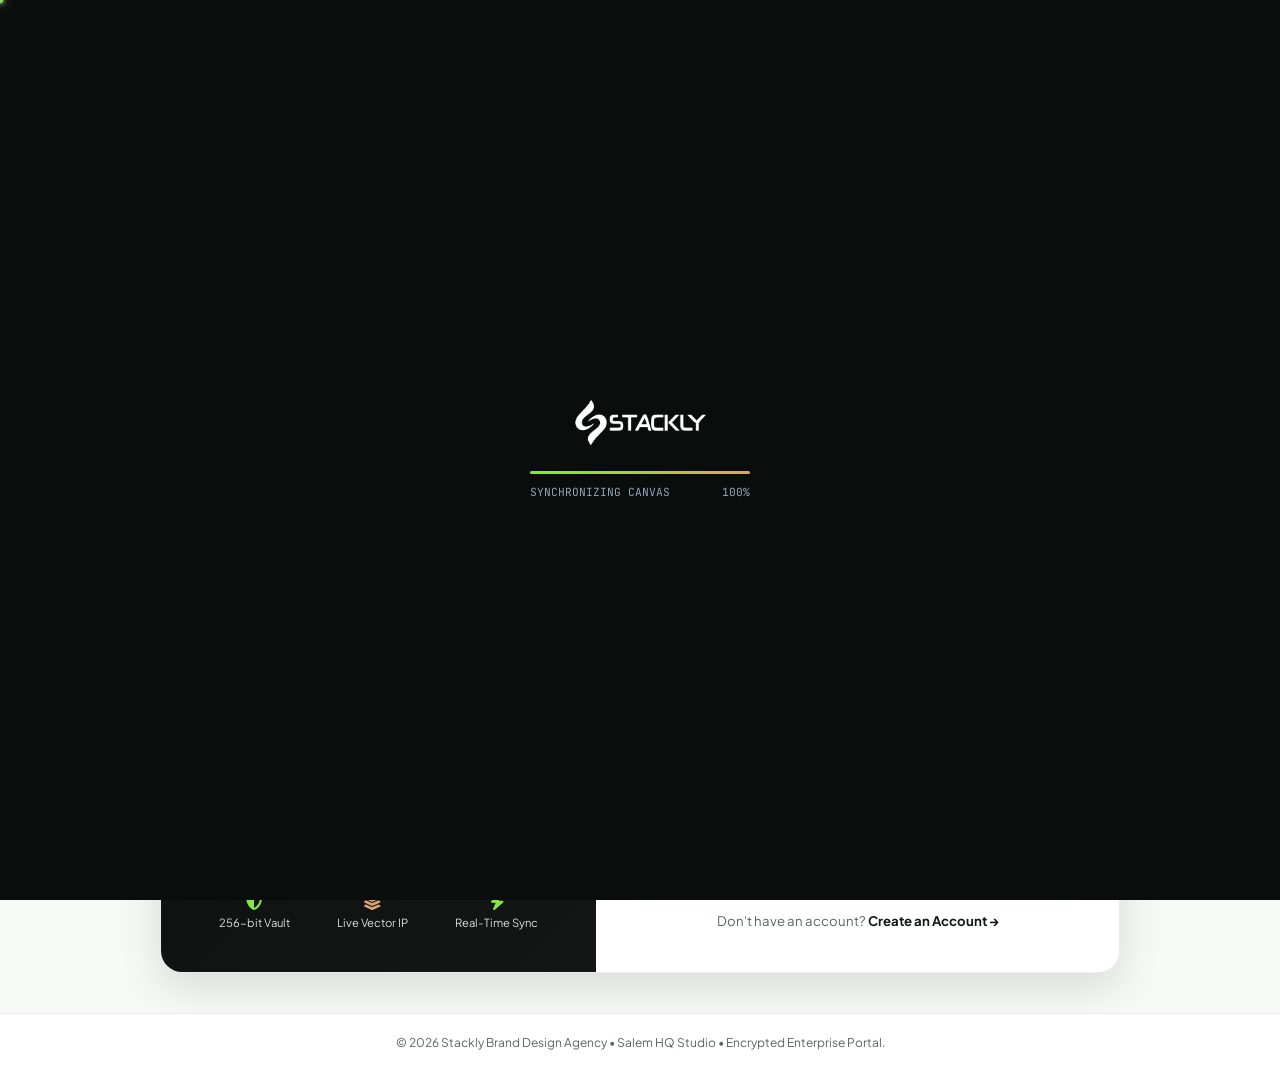
<file: signin.html>
<!DOCTYPE html>
<html lang="en">
<head>
    <meta charset="UTF-8">
    <meta name="viewport" content="width=device-width, initial-scale=1.0">
    <title>Sign In | Stackly - Brand Design Agency</title>
    <link rel="icon" href="assets/top-logo.webp" type="image/webp">

    <link rel="preconnect" href="https://fonts.googleapis.com">
    <link rel="preconnect" href="https://fonts.gstatic.com" crossorigin>
    <link href="https://fonts.googleapis.com/css2?family=Inter:wght@300;400;500;600;700;800&family=JetBrains+Mono:wght@500;600;700&family=Plus+Jakarta+Sans:wght@400;500;600;700;800&family=Space+Grotesk:wght@500;600;700;800&display=swap" rel="stylesheet">
    <link rel="stylesheet" href="https://cdnjs.cloudflare.com/ajax/libs/font-awesome/6.5.1/css/all.min.css">
    <link rel="stylesheet" href="style.css">
</head>
<body style="background: var(--bg-canvas); min-height: 100vh; display: flex; flex-direction: column;">
    <div class="stackly-preloader" id="stacklyPreloader">
        <div class="preloader-brand">
            <img src="assets/logo.webp" alt="Stackly Studio">
        </div>
        <div class="preloader-bar-wrap">
            <div class="preloader-bar-fill" id="preloaderFill"></div>
        </div>
        <div class="preloader-meta">
            <span>SYNCHRONIZING CANVAS</span>
            <span id="preloaderCounter">0%</span>
        </div>
    </div>

    <header class="auth-header">
        <a href="index.html" class="brand-logo">
            <img src="assets/logo.webp" alt="Stackly Studio">
        </a>
        <a href="index.html" class="btn btn-outline" style="padding: 8px 16px; font-size: 0.85rem;">
            <i class="fas fa-arrow-left"></i> Back To Home
        </a>
    </header>

    <main class="auth-main">
        <div class="responsive-auth-card anim-zoom-in">

            <div class="auth-visual-panel">
                <div>
                    <span class="section-eyebrow sandal" style="margin-bottom: 12px;">CLIENT &bull; ADMIN PORTAL</span>
                    <h2 style="color: #ffffff; font-size: clamp(1.4rem, 4vw, 1.95rem); line-height: 1.25; margin-bottom: 12px;">
                        Access Your Active Brand Sprints &amp; Asset Vault
                    </h2>
                    <p style="color: rgba(255,255,255,0.8); font-size: 0.88rem; line-height: 1.5;">
                        Review vector deliveries, sign off on design milestones, inspect interactive prototypes, and retrieve brand book documentation.
                    </p>
                </div>

                <div style="border-radius: var(--radius-md); overflow: hidden; height: 180px; margin: 20px 0; border: 1px solid rgba(255,255,255,0.15); box-shadow: 0 4px 16px rgba(0,0,0,0.2);">
                    <img src="assets/images/team_collab.webp" alt="Stackly Studio Team" style="width: 100%; height: 100%; object-fit: cover;">
                </div>

                <div style="display: flex; justify-content: space-around; flex-wrap: wrap; gap: 10px; font-size: 0.75rem; color: rgba(255,255,255,0.85); text-align: center; border-top: 1px solid rgba(255,255,255,0.12); padding-top: 16px;">
                    <div><i class="fas fa-shield-alt" style="color: var(--accent-mint); display: block; font-size: 1.1rem; margin-bottom: 4px;"></i> 256-bit Vault</div>
                    <div><i class="fas fa-layer-group" style="color: var(--accent-sandal); display: block; font-size: 1.1rem; margin-bottom: 4px;"></i> Live Vector IP</div>
                    <div><i class="fas fa-bolt" style="color: var(--accent-mint); display: block; font-size: 1.1rem; margin-bottom: 4px;"></i> Real-Time Sync</div>
                </div>
            </div>

            <div class="auth-form-panel">
                <div style="margin-bottom: 20px;">
                    <span style="font-size: 0.75rem; font-weight: 700; color: var(--accent-mint); text-transform: uppercase; letter-spacing: 1px;">AUTHENTICATION</span>
                    <h2 style="font-size: clamp(1.4rem, 4vw, 1.8rem); color: var(--primary-green); margin: 4px 0;">Welcome Back</h2>
                    <p style="font-size: 0.88rem; color: var(--text-muted);">Sign in with social media or select your account credentials.</p>
                </div>

                <div class="auth-social-row">
                    <a href="404.html" class="auth-social-btn" title="Sign in with Google">
                        <svg width="16" height="16" viewBox="0 0 24 24"><path fill="#4285F4" d="M22.56 12.25c0-.78-.07-1.53-.2-2.25H12v4.26h5.92c-.26 1.37-1.04 2.53-2.21 3.31v2.77h3.57c2.08-1.92 3.28-4.74 3.28-8.09z"/><path fill="#34A853" d="M12 23c2.97 0 5.46-.98 7.28-2.66l-3.57-2.77c-.98.66-2.23 1.06-3.71 1.06-2.86 0-5.29-1.93-6.16-4.53H2.18v2.84C3.99 20.53 7.7 23 12 23z"/><path fill="#FBBC05" d="M5.84 14.09c-.22-.66-.35-1.36-.35-2.09s.13-1.43.35-2.09V7.07H2.18C1.43 8.55 1 10.22 1 12s.43 3.45 1.18 4.93l3.66-2.84z"/><path fill="#EA4335" d="M12 5.38c1.62 0 3.06.56 4.21 1.64l3.15-3.15C17.45 2.09 14.97 1 12 1 7.7 1 3.99 3.47 2.18 7.07l3.66 2.84c.87-2.6 3.3-4.53 6.16-4.53z"/></svg>
                        <span>Google</span>
                    </a>
                    <a href="404.html" class="auth-social-btn" title="Sign in with LinkedIn">
                        <svg width="16" height="16" viewBox="0 0 24 24" fill="#0A66C2"><path d="M19 3a2 2 0 0 1 2 2v14a2 2 0 0 1-2 2H5a2 2 0 0 1-2-2V5a2 2 0 0 1 2-2h14m-.5 15.5v-5.3a3.26 3.26 0 0 0-3.26-3.26c-.85 0-1.84.52-2.32 1.3v-1.11h-2.79v8.37h2.79v-4.93c0-.77.62-1.4 1.39-1.4a1.4 1.4 0 0 1 1.4 1.4v4.93h2.79M6.88 8.56a1.68 1.68 0 0 0 1.68-1.68c0-.93-.75-1.69-1.68-1.69a1.69 1.69 0 0 0-1.69 1.69c0 .93.76 1.68 1.69 1.68m1.39 9.94v-8.37H5.5v8.37h2.77z"/></svg>
                        <span>LinkedIn</span>
                    </a>
                    <a href="404.html" class="auth-social-btn" title="Sign in with X">
                        <svg width="15" height="15" viewBox="0 0 24 24" fill="#0f172a"><path d="M18.244 2.25h3.308l-7.227 8.26 8.502 11.24H16.17l-5.214-6.817L4.99 21.75H1.68l7.73-8.835L1.254 2.25H8.08l4.713 6.231zm-1.161 17.52h1.833L7.084 4.126H5.117z"/></svg>
                        <span>X</span>
                    </a>
                </div>

                <div class="auth-divider"><span>or continue with email</span></div>

                <div style="margin-bottom: 20px;">
                    <label style="display: block; font-size: 0.8rem; font-weight: 700; text-transform: uppercase; color: var(--text-dark); margin-bottom: 8px;">
                        Select Account Role:
                    </label>
                    <div class="role-select-grid">
                        <div class="role-card active" data-role="client">
                            <div class="role-card-icon"><i class="fas fa-user-tie"></i></div>
                            <div class="role-card-text">
                                <h4>Client Partner</h4>
                                <p>Milestones &amp; Assets</p>
                            </div>
                        </div>
                        <div class="role-card" data-role="admin">
                            <div class="role-card-icon"><i class="fas fa-shield-alt"></i></div>
                            <div class="role-card-text">
                                <h4>Studio Admin</h4>
                                <p>Executive Operations</p>
                            </div>
                        </div>
                    </div>
                </div>

                <form id="signinForm" novalidate>
                    <input type="hidden" id="selectedRole" name="selectedRole" value="client">

                    <div class="form-input-box" id="nameBox">
                        <label style="display: block; font-size: 0.82rem; font-weight: 700; text-transform: uppercase; color: var(--text-dark); margin-bottom: 4px;">
                            Full Legal Name <span style="color: #ef4444;">*</span>
                        </label>
                        <input type="text" id="signinName" class="form-input" placeholder="e.g. Arjun Sundaram" required autocomplete="name">
                        <div class="error-msg" id="nameError"></div>
                    </div>

                    <div class="form-input-box" id="emailBox">
                        <label style="display: block; font-size: 0.82rem; font-weight: 700; text-transform: uppercase; color: var(--text-dark); margin-bottom: 4px;">
                            Business Email <span style="color: #ef4444;">*</span>
                        </label>
                        <input type="email" id="signinEmail" class="form-input" placeholder="name@company.com" required autocomplete="email">
                        <div class="error-msg" id="emailError"></div>
                    </div>

                    <div class="form-input-box" id="passwordBox">
                        <label style="display: block; font-size: 0.82rem; font-weight: 700; text-transform: uppercase; color: var(--text-dark); margin-bottom: 4px;">
                            Password <span style="color: #ef4444;">*</span>
                        </label>
                        <div class="input-field-wrap">
                            <input type="password" id="signinPassword" class="form-input" placeholder="••••••••" required autocomplete="current-password">
                            <button type="button" class="password-toggle-btn" id="togglePassword" aria-label="Toggle password">
                                <i class="fas fa-eye"></i>
                            </button>
                        </div>
                        <div class="error-msg" id="passwordError"></div>
                    </div>

                    <div style="display: flex; justify-content: space-between; align-items: center; margin-bottom: 18px; font-size: 0.85rem;">
                        <label style="display: flex; align-items: center; gap: 8px; cursor: pointer; color: var(--text-dark);">
                            <input type="checkbox" id="rememberMe" style="accent-color: var(--primary-green);"> Remember session
                        </label>
                        <a href="404.html" style="color: var(--primary-green); font-weight: 600;">Forgot Password?</a>
                    </div>

                    <button type="submit" class="btn btn-primary btn-block" style="padding: 13px; font-size: 0.95rem;">
                        Enter Dashboard &rarr;
                    </button>
                </form>

                <div style="text-align: center; margin-top: 24px; font-size: 0.88rem; color: var(--text-muted);">
                    Don't have an account?
                    <a href="get-started.html" style="color: var(--primary-green); font-weight: 700;">Create an Account &rarr;</a>
                </div>
            </div>
        </div>
    </main>

    <div class="success-modal-backdrop" id="signinSuccessModal">
        <div class="success-modal-card">
            <div class="success-icon-circle">
                <i class="fas fa-check"></i>
            </div>
            <h3 style="color: var(--primary-green); font-size: 1.5rem; margin-bottom: 8px;">Access Verified</h3>
            <p style="font-size: 0.92rem; color: var(--text-muted); margin-bottom: 20px;">
                Welcome back. Redirecting you to your studio dashboard...
            </p>
            <div style="display: flex; justify-content: center;">
                <div class="preloader-bar-wrap" style="width: 140px;">
                    <div class="preloader-bar-fill" style="width: 100%; transition: width 1.2s ease;"></div>
                </div>
            </div>
        </div>
    </div>

    <footer class="auth-footer">
        &copy; 2026 Stackly Brand Design Agency &bull; Salem HQ Studio &bull; Encrypted Enterprise Portal.
    </footer>

    <script src="script.js"></script>
</body>
</html>
</file>
<file: style.css>
@import url('https://fonts.googleapis.com/css2?family=JetBrains+Mono:wght@500;600;700&family=Outfit:wght@400;500;600;700;800;900&family=Plus+Jakarta+Sans:ital,wght@0,400;0,500;0,600;0,700;0,800;1,400;1,600&display=swap');

:root {

  --font-heading: 'Outfit', -apple-system, BlinkMacSystemFont, sans-serif;
  --font-body: 'Plus Jakarta Sans', -apple-system, BlinkMacSystemFont, sans-serif;
  --font-mono: 'JetBrains Mono', monospace;

  --primary-lime: #87e64b;
  --primary-lime-hover: #96ec5e;
  --primary-lime-surface: #eefbe6;
  --primary-lime-glow: rgba(135, 230, 75, 0.45);

  --primary-obsidian: #121614;
  --primary-obsidian-light: #1a221e;
  --primary-obsidian-dark: #0a0d0c;

  --primary-green: #121614;
  --primary-green-light: #1e2924;
  --primary-green-dark: #0a0d0c;
  --primary-green-surface: #eefbe6;

  --accent-mint: #87e64b;
  --accent-mint-light: #9bf063;
  --accent-mint-glow: rgba(135, 230, 75, 0.45);

  --accent-emerald-dark: #073a25;
  --accent-emerald: #0d6e43;
  --accent-emerald-light: #159c63;

  --accent-coral: #ff5a36;
  --accent-coral-hover: #ff7150;
  --accent-coral-glow: rgba(255, 90, 54, 0.38);

  --accent-sandal: #d4a373;
  --accent-sandal-dark: #b88654;
  --accent-sandal-light: #faedcd;
  --accent-sandal-warm: #ff5a36;
  --accent-gold: #f59e0b;

  --bg-canvas: #f6f9f6;
  --bg-surface: #ffffff;
  --bg-light-mint: #f0faeb;
  --bg-sandal-tint: #fbf7f0;
  --bg-obsidian-card: #18201c;

  --card-bg: #ffffff;
  --card-bg-glass: rgba(255, 255, 255, 0.92);

  --text-dark: #121614;
  --text-body: #222c26;
  --text-muted: #57685f;
  --text-light: #899c92;
  --text-white: #ffffff;

  --border-subtle: rgba(18, 22, 20, 0.08);
  --border-accent: rgba(135, 230, 75, 0.45);
  --border-lime: rgba(135, 230, 75, 0.55);
  --border-coral: rgba(255, 90, 54, 0.4);
  --border-sandal: rgba(212, 163, 115, 0.35);

  --shadow-sm: 0 2px 8px rgba(18, 22, 20, 0.04);
  --shadow-md: 0 8px 24px rgba(18, 22, 20, 0.08);
  --shadow-lg: 0 16px 40px rgba(18, 22, 20, 0.12);
  --shadow-hover: 0 22px 48px rgba(18, 22, 20, 0.14), 0 0 18px rgba(135, 230, 75, 0.18);

  --radius-sm: 8px;
  --radius-md: 14px;
  --radius-lg: 22px;
  --radius-full: 9999px;

  --transition-fast: 0.22s cubic-bezier(0.16, 1, 0.3, 1);
  --transition-normal: 0.38s cubic-bezier(0.16, 1, 0.3, 1);
  --transition-smooth: 0.6s cubic-bezier(0.16, 1, 0.3, 1);
}

*, *::before, *::after {
  margin: 0;
  padding: 0;
  box-sizing: border-box;
}

html {
  scroll-behavior: smooth;
  font-size: 15px;
  overflow-x: clip;
  max-width: 100vw;
  width: 100%;
}

body {
  font-family: var(--font-body);
  background-color: var(--bg-canvas);
  color: var(--text-body);
  line-height: 1.58;
  overflow-x: clip;
  max-width: 100vw;
  width: 100%;
  position: relative;
  -webkit-font-smoothing: antialiased;
  -moz-osx-font-smoothing: grayscale;
}

html.menu-open,
body.menu-open {
  overflow: hidden !important;
  touch-action: none !important;
  height: 100% !important;
}

h1, h2, h3, h4, h5, h6 {
  font-family: var(--font-heading);
  color: var(--text-dark);
  font-weight: 700;
  line-height: 1.22;
  letter-spacing: -0.025em;
}

p {
  color: var(--text-muted);
  font-size: 0.95rem;
  line-height: 1.6;
}

a {
  color: inherit;
  text-decoration: none;
  transition: color var(--transition-fast);
}

img {
  max-width: 100%;
  height: auto;
  display: block;
}

button, input, select, textarea {
  font-family: inherit;
  font-size: inherit;
}

ul {
  list-style: none;
}

.custom-cursor-dot {
  position: fixed;
  top: 0;
  left: 0;
  width: 6px;
  height: 6px;
  background: var(--primary-lime);
  border-radius: 50%;
  pointer-events: none;
  z-index: 9999999;
  transform: translate(-50%, -50%);
  transition: opacity 0.2s ease;
  box-shadow: 0 0 12px var(--primary-lime), 0 0 4px #ffffff;
  will-change: transform;
}

.custom-cursor-gyro {
  position: fixed;
  top: 0;
  left: 0;
  width: 38px;
  height: 38px;
  pointer-events: none;
  z-index: 9999998;
  transform: translate(-50%, -50%);
  display: flex;
  align-items: center;
  justify-content: center;
  will-change: transform, width, height;
  transition: width 0.3s cubic-bezier(0.16, 1, 0.3, 1),
              height 0.3s cubic-bezier(0.16, 1, 0.3, 1);
}

.cursor-ring-inner {
  position: absolute;
  inset: 0;
  border-radius: 50%;
  border: 1.5px solid var(--primary-lime);
  background: transparent !important;
  box-shadow: 0 0 12px rgba(135, 230, 75, 0.25);
  transition: all 0.3s cubic-bezier(0.16, 1, 0.3, 1);
  backdrop-filter: none !important;
  -webkit-backdrop-filter: none !important;
  pointer-events: none;
}

.cursor-ring-dashed {
  position: absolute;
  inset: -7px;
  border-radius: 50%;
  border: 1px dashed rgba(255, 90, 54, 0.55);
  animation: gyroSpin 8s linear infinite;
  transition: all 0.3s cubic-bezier(0.16, 1, 0.3, 1);
  background: transparent !important;
  pointer-events: none;
}

@keyframes gyroSpin {
  from { transform: rotate(0deg); }
  to { transform: rotate(360deg); }
}

.custom-cursor-gyro.is-hovering {
  width: 54px;
  height: 54px;
}

.custom-cursor-gyro.is-hovering .cursor-ring-inner {
  background: transparent !important;
  border-color: var(--primary-lime);
  border-width: 1.5px;
  box-shadow: 0 0 16px rgba(135, 230, 75, 0.4);
  backdrop-filter: none !important;
  -webkit-backdrop-filter: none !important;
}

.custom-cursor-gyro.is-hovering .cursor-ring-dashed {
  inset: -5px;
  border: 1px dashed var(--accent-coral);
  animation: gyroSpin 2.5s linear infinite;
  box-shadow: 0 0 12px rgba(255, 90, 54, 0.25);
  background: transparent !important;
}

.custom-cursor-dot.is-hovering {
  opacity: 0 !important;
  transform: translate(-50%, -50%) scale(0) !important;
  transition: opacity 0.2s ease, transform 0.2s ease;
}

.cursor-stardust {
  position: fixed;
  width: 5px;
  height: 5px;
  border-radius: 50%;
  pointer-events: none;
  z-index: 9999995;
  background: var(--primary-lime);
  box-shadow: 0 0 8px var(--primary-lime);
  transform: translate(-50%, -50%);
  animation: stardustFade 0.65s cubic-bezier(0.16, 1, 0.3, 1) forwards;
}

@keyframes stardustFade {
  0% {
    opacity: 0.9;
    transform: translate(-50%, -50%) scale(1);
  }
  100% {
    opacity: 0;
    transform: translate(-50%, -50%) scale(0.2) translateY(8px);
  }
}

.cursor-burst {
  position: fixed;
  pointer-events: none;
  z-index: 9999996;
  border-radius: 50%;
  border: 1.5px solid var(--primary-lime);
  transform: translate(-50%, -50%) scale(0.2);
  opacity: 1;
  animation: cursorBurstAnim 0.5s cubic-bezier(0.16, 1, 0.3, 1) forwards;
}

@keyframes cursorBurstAnim {
  0% {
    transform: translate(-50%, -50%) scale(0.2);
    opacity: 1;
    border-color: var(--primary-lime);
  }
  50% {
    border-color: var(--accent-coral);
  }
  100% {
    transform: translate(-50%, -50%) scale(3.2);
    opacity: 0;
    border-color: rgba(255, 255, 255, 0);
  }
}

.stackly-preloader {
  position: fixed;
  inset: 0;
  background: var(--primary-green-dark);
  z-index: 9999999;
  display: flex;
  flex-direction: column;
  align-items: center;
  justify-content: center;
  transition: opacity 0.5s cubic-bezier(0.16, 1, 0.3, 1), visibility 0.5s;
}

.stackly-preloader.is-loaded {
  opacity: 0;
  visibility: hidden;
  pointer-events: none;
}

.preloader-brand {
  display: flex;
  align-items: center;
  gap: 12px;
  margin-bottom: 25px;
}

.preloader-brand img {
  height: 48px;
  filter: brightness(0) invert(1);
}

.preloader-bar-wrap {
  width: 220px;
  height: 3px;
  background: rgba(255, 255, 255, 0.12);
  border-radius: 6px;
  overflow: hidden;
  position: relative;
}

.preloader-bar-fill {
  height: 100%;
  width: 0%;
  background: linear-gradient(90deg, var(--accent-mint), var(--accent-sandal));
  transition: width 0.08s linear;
}

.preloader-meta {
  display: flex;
  justify-content: space-between;
  width: 220px;
  margin-top: 10px;
  font-family: 'JetBrains Mono', monospace;
  font-size: 0.75rem;
  color: #94a3b8;
}

.container {
  max-width: 1260px;
  margin: 0 auto;
  padding: 0 32px;
}

.section {
  padding: 60px 0;
  position: relative;
}

.section-compact {
  padding: 45px 0;
}

.section-header {
  margin-bottom: 35px;
}

.section-header.text-center {
  text-align: center;
  max-width: 680px;
  margin-left: auto;
  margin-right: auto;
}

.section-eyebrow {
  display: inline-flex;
  align-items: center;
  gap: 8px;
  font-family: var(--font-heading);
  font-size: 0.78rem;
  font-weight: 700;
  text-transform: uppercase;
  letter-spacing: 1.5px;
  color: var(--accent-mint);
  background: rgba(16, 185, 129, 0.1);
  padding: 5px 12px;
  border-radius: var(--radius-full);
  margin-bottom: 12px;
  border: 1px solid rgba(16, 185, 129, 0.25);
}

.section-eyebrow.sandal {
  color: var(--accent-sandal-dark);
  background: rgba(212, 163, 115, 0.12);
  border-color: rgba(212, 163, 115, 0.3);
}

.section-title {
  font-family: var(--font-heading);
  font-size: 2.25rem;
  letter-spacing: -0.025em;
  margin-bottom: 12px;
  color: var(--primary-green);
}

.section-title span,
.mosaic-title span {
  color: #2b7009;
  background: linear-gradient(135deg, #1e5a04 0%, #3e9e0d 45%, #6dd11a 90%, #87e64b 100%);
  -webkit-background-clip: text;
  -webkit-text-fill-color: transparent;
  font-weight: 800;
  display: inline-block;
  letter-spacing: -0.015em;
  position: relative;
  border-bottom: 3.5px solid var(--primary-lime);
  padding-bottom: 2px;
  filter: drop-shadow(0 2px 10px rgba(135, 230, 75, 0.35));
}

.section-subtitle {
  font-size: 1rem;
  color: var(--text-muted);
  line-height: 1.55;
}

.btn {
  display: inline-flex;
  align-items: center;
  justify-content: center;
  gap: 10px;
  padding: 12px 26px;
  font-family: var(--font-heading);
  font-size: 0.92rem;
  font-weight: 700;
  letter-spacing: 0.01em;
  border-radius: var(--radius-sm);
  border: 1.5px solid transparent;
  cursor: pointer;
  transition: transform 0.25s cubic-bezier(0.16, 1, 0.3, 1),
              box-shadow 0.25s cubic-bezier(0.16, 1, 0.3, 1),
              background-color 0.2s ease,
              color 0.2s ease,
              border-color 0.2s ease;
  white-space: nowrap;
  text-decoration: none;
  position: relative;
  user-select: none;
}

.btn:hover {
  transform: translateY(-3px) scale(1.02);
}

.btn:active {
  transform: translateY(0) scale(0.97);
}

.btn i {
  transition: transform 0.25s cubic-bezier(0.16, 1, 0.3, 1);
  display: inline-block;
}

.btn:hover i {
  transform: translateX(5px);
}

.btn-primary,
.btn-accent {
  background: var(--primary-lime);
  color: var(--primary-obsidian);
  font-weight: 700;
  border-color: var(--primary-lime);
  box-shadow: 0 4px 16px rgba(135, 230, 75, 0.35);
}

.btn-primary:hover,
.btn-accent:hover {
  background: var(--primary-obsidian);
  color: var(--primary-lime);
  border-color: var(--primary-lime);
  transform: translateY(-3px) scale(1.02);
  box-shadow: 0 12px 28px rgba(18, 22, 20, 0.45), 0 0 16px rgba(135, 230, 75, 0.35);
}

.btn-dark {
  background: var(--primary-obsidian);
  color: #ffffff;
  font-weight: 700;
  border: 1.5px solid rgba(255, 255, 255, 0.15);
  box-shadow: 0 4px 16px rgba(18, 22, 20, 0.25);
}

.btn-dark:hover {
  background: var(--primary-lime);
  color: var(--primary-obsidian);
  border-color: var(--primary-lime);
  transform: translateY(-3px) scale(1.02);
  box-shadow: 0 12px 30px rgba(135, 230, 75, 0.45);
}

.btn-coral {
  background: var(--accent-coral);
  color: #ffffff;
  font-weight: 700;
  border-color: var(--accent-coral);
  box-shadow: 0 4px 16px rgba(255, 90, 54, 0.35);
}

.btn-coral:hover {
  background: var(--primary-obsidian);
  color: var(--accent-coral);
  border-color: var(--accent-coral);
  transform: translateY(-3px) scale(1.02);
  box-shadow: 0 12px 28px rgba(18, 22, 20, 0.45), 0 0 16px rgba(255, 90, 54, 0.35);
}

.btn-sandal {
  background: linear-gradient(135deg, var(--accent-sandal) 0%, var(--accent-sandal-dark) 100%);
  color: #ffffff;
  font-weight: 700;
  border-color: var(--accent-sandal-dark);
  box-shadow: 0 4px 14px rgba(212, 163, 115, 0.35);
}

.btn-sandal:hover {
  background: var(--primary-obsidian);
  color: var(--accent-sandal);
  border-color: var(--accent-sandal);
  transform: translateY(-3px) scale(1.02);
  box-shadow: 0 12px 28px rgba(18, 22, 20, 0.45), 0 0 16px rgba(212, 163, 115, 0.35);
}

.btn-outline {
  background: transparent;
  border: 1.5px solid var(--primary-obsidian);
  color: var(--text-dark);
}

.btn-outline:hover {
  border-color: var(--primary-obsidian);
  background: var(--primary-obsidian);
  color: #ffffff;
  transform: translateY(-3px) scale(1.02);
  box-shadow: 0 8px 24px rgba(18, 22, 20, 0.2);
}

.btn-outline-lime {
  background: transparent;
  border: 1.5px solid var(--primary-lime);
  color: var(--primary-lime);
}

.btn-outline-lime:hover {
  background: var(--primary-lime);
  color: var(--primary-obsidian);
  transform: translateY(-3px) scale(1.02);
  box-shadow: 0 8px 24px rgba(135, 230, 75, 0.35);
}

.btn-glass {
  background: rgba(255, 255, 255, 0.15);
  backdrop-filter: blur(10px);
  border: 1px solid rgba(255, 255, 255, 0.3);
  color: #ffffff;
}

.btn-glass:hover {
  background: rgba(255, 255, 255, 0.25);
  transform: translateY(-2px);
  color: #ffffff;
}

.btn-block {
  width: 100%;
}

header.site-header {
  position: fixed;
  top: 0;
  left: 0;
  right: 0;
  height: 76px;
  z-index: 9999;
  background: rgba(249, 251, 249, 0.92);
  backdrop-filter: blur(14px);
  -webkit-backdrop-filter: blur(14px);
  border-bottom: 1px solid rgba(12, 59, 46, 0.06);
  transition: all var(--transition-fast);
}

header.site-header.scrolled {
  height: 68px;
  background: rgba(255, 255, 255, 0.98);
  box-shadow: 0 4px 20px rgba(12, 59, 46, 0.06);
}

.header-container {
  display: flex;
  align-items: center;
  justify-content: space-between;
  height: 100%;
}

.brand-logo {
  display: inline-flex;
  align-items: center;
  gap: 8px;
}

.brand-logo img {
  height: 38px;
  width: auto;
  object-fit: contain;
  transition: transform var(--transition-fast);
}

.brand-logo:hover img {
  transform: scale(1.03);
}

.nav-links-wrap {
  display: flex;
  align-items: center;
  gap: 28px;
}

.nav-links-wrap a {
  font-family: var(--font-heading);
  font-size: 0.9rem;
  font-weight: 600;
  color: var(--text-dark);
  position: relative;
  padding: 6px 0;
  transition: color var(--transition-fast);
}

.nav-links-wrap a::after {
  content: '';
  position: absolute;
  bottom: 0;
  left: 0;
  width: 0%;
  height: 2px;
  background: linear-gradient(90deg, var(--accent-mint), var(--accent-sandal));
  transition: width var(--transition-fast);
  border-radius: 2px;
}

.nav-links-wrap a:hover,
.nav-links-wrap a.active {
  color: var(--primary-green);
}

.nav-links-wrap a:hover::after,
.nav-links-wrap a.active::after {
  width: 100%;
}

.nav-cta-actions {
  display: flex;
  align-items: center;
  gap: 12px;
}

.mobile-menu-toggle {
  display: none;
  background: transparent;
  border: 1px solid rgba(12, 59, 46, 0.12);
  width: 42px;
  height: 42px;
  border-radius: var(--radius-sm);
  color: var(--primary-green);
  font-size: 1.1rem;
  align-items: center;
  justify-content: center;
  cursor: pointer;
  transition: all var(--transition-fast);
}

.mobile-menu-toggle:hover {
  background: var(--primary-green-surface);
}

.hero-bandee-section {
  position: relative;
  width: 100%;
  max-width: 100%;
  height: 520px;
  min-height: 480px;
  margin: 0;
  margin-top: 76px;
  border-radius: 0;
  overflow: hidden;
  display: flex;
  flex-direction: column;
  justify-content: flex-end;
  background: var(--primary-green-dark);
}

.hero-bg-img {
  position: absolute;
  inset: 0;
  width: 100%;
  height: 100%;
  object-fit: cover;
  object-position: center 20%;
  z-index: 1;
  image-rendering: -webkit-optimize-contrast;
  image-rendering: high-quality;
  filter: contrast(1.08) brightness(1.04) saturate(1.08);
  transform: translateZ(0);
  backface-visibility: hidden;
}

.hero-gradient-overlay {
  position: absolute;
  inset: 0;
  background: linear-gradient(180deg,
    rgba(18, 22, 20, 0.0) 0%,
    rgba(18, 22, 20, 0.0) 50%,
    rgba(18, 22, 20, 0.12) 100%);
  z-index: 2;
  pointer-events: none;
}

.hero-content-stage {
  position: relative;
  z-index: 3;
  padding: 40px 48px 0 48px;
  display: grid;
  grid-template-columns: 1.15fr 1.35fr;
  align-items: flex-end;
  gap: 0;
  width: 100%;
  max-width: 1400px;
  margin: 0 auto;
}

.hero-left-col {
  padding-bottom: 125px;
  padding-left: 110px;
}

.hero-play-pulse-wrap {
  display: flex;
  align-items: center;
  gap: 18px;
  margin-bottom: 0;
}

.hero-play-btn {
  width: 68px;
  height: 68px;
  border-radius: 50%;
  background: #ffffff;
  color: var(--accent-coral);
  display: flex;
  align-items: center;
  justify-content: center;
  font-size: 1.4rem;
  position: relative;
  cursor: pointer;
  border: none;
  box-shadow: 0 0 30px rgba(255, 255, 255, 0.4);
  transition: transform var(--transition-fast);
}

.hero-play-btn i {
  margin-left: 4px;
}

.hero-play-btn::before,
.hero-play-btn::after {
  content: '';
  position: absolute;
  inset: -8px;
  border-radius: 50%;
  border: 2px solid rgba(255, 255, 255, 0.45);
  animation: playRipple 2.2s infinite ease-out;
}

.hero-play-btn::after {
  animation-delay: 1.1s;
}

@keyframes playRipple {
  0% { transform: scale(0.9); opacity: 1; }
  100% { transform: scale(1.6); opacity: 0; }
}

.hero-play-btn:hover {
  transform: scale(1.08);
}

.hero-play-label {
  color: #ffffff;
  font-family: var(--font-heading);
  font-size: 0.88rem;
  font-weight: 600;
  letter-spacing: 1px;
  text-transform: uppercase;
  opacity: 0.9;
}

.hero-glass-card {
  background: rgba(18, 22, 20, 0.48);
  backdrop-filter: blur(16px);
  -webkit-backdrop-filter: blur(16px);
  border: 1px solid rgba(135, 230, 75, 0.25);
  border-bottom: none;
  border-radius: 0 !important;
  padding: 34px 40px 28px;
  color: #ffffff;
  box-shadow: 0 10px 30px rgba(0, 0, 0, 0.25);
  position: relative;
  margin-bottom: 0;
  max-width: 530px;
  width: 100%;
  justify-self: end;
}

.hero-glass-eyebrow {
  font-family: var(--font-heading);
  font-size: 0.78rem;
  font-weight: 700;
  text-transform: uppercase;
  letter-spacing: 2px;
  color: var(--primary-lime);
  margin-bottom: 12px;
  display: block;
}

.hero-glass-card h1 {
  font-size: 2.35rem;
  color: #ffffff;
  line-height: 1.2;
  margin-bottom: 14px;
  font-weight: 800;
}

.hero-glass-card p {
  color: rgba(255, 255, 255, 0.88);
  font-size: 0.94rem;
  line-height: 1.55;
  margin-bottom: 22px;
}

.hero-dock-wrapper {
  position: relative;
  z-index: 4;
  width: 100%;
  background: #ffffff;
  margin: 0;
  margin-top: -1px;
  padding: 0;
  box-shadow: 0 12px 35px rgba(0, 0, 0, 0.05);
}

.hero-bottom-dock {
  position: relative;
  display: grid;
  grid-template-columns: 0.9fr 1.25fr 1.1fr;
  width: 100%;
  max-width: 1400px;
  margin: 0 auto;
  padding: 0 48px;
  gap: 0;
}

.dock-card-accent {
  background: var(--accent-coral);
  color: #ffffff;
  padding: 28px 32px;
  display: flex;
  flex-direction: column;
  justify-content: center;
  gap: 12px;
  border-radius: 0 !important;
  box-shadow: none;
  min-height: 190px;
  height: 100%;
  cursor: default !important;
  transform: none !important;
  transition: none !important;
}

.dock-card-accent:hover,
.dock-card-quote:hover,
.dock-card-image:hover {
  cursor: default !important;
  transform: none !important;
  box-shadow: none !important;
}

.dock-card-accent i {
  font-size: 1.8rem;
  color: #ffffff;
}

.dock-card-accent h3 {
  font-size: 1.25rem;
  color: #ffffff;
  margin: 0;
}

.dock-card-accent p {
  color: rgba(255, 255, 255, 0.92);
  font-size: 0.88rem;
  line-height: 1.5;
  margin: 0;
}

.dock-card-quote {
  background: var(--primary-obsidian);
  color: #ffffff;
  padding: 28px 34px;
  display: flex;
  flex-direction: column;
  justify-content: center;
  border-radius: 0 !important;
  border: none;
  box-shadow: none;
  min-height: 190px;
  height: 100%;
}

.dock-card-quote blockquote {
  font-family: 'Playfair Display', serif;
  font-size: 1.02rem;
  font-style: italic;
  line-height: 1.5;
  color: rgba(255, 255, 255, 0.95);
  margin-bottom: 12px;
}

.dock-card-quote .quote-author {
  font-family: var(--font-heading);
  font-size: 0.88rem;
  font-weight: 700;
  color: #ffffff;
  margin: 0;
}

.dock-card-quote .quote-role {
  font-size: 0.72rem;
  letter-spacing: 1.5px;
  text-transform: uppercase;
  color: var(--primary-lime);
}

.dock-card-image {
  position: relative;
  overflow: hidden;
  min-height: 190px;
  height: 100%;
  border-radius: 0 !important;
  box-shadow: none;
}

.dock-card-image img {
  width: 100%;
  height: 100%;
  object-fit: cover;
  border-radius: 0 !important;
  display: block;
  transition: transform var(--transition-smooth);
}

.dock-card-image:hover img {
  transform: scale(1.06);
}

.dock-image-badge {
  position: absolute;
  bottom: 14px;
  right: 14px;
  background: rgba(12, 59, 46, 0.85);
  backdrop-filter: blur(8px);
  padding: 6px 12px;
  border-radius: var(--radius-full);
  color: #ffffff;
  font-size: 0.75rem;
  font-family: var(--font-heading);
  font-weight: 600;
  display: flex;
  align-items: center;
  gap: 6px;
  border: 1px solid rgba(255, 255, 255, 0.15);
}

.live-pulse-dot {
  width: 7px;
  height: 7px;
  border-radius: 50%;
  background: var(--accent-mint);
  box-shadow: 0 0 8px var(--accent-mint);
  animation: pulseGlow 1.5s infinite;
}

@keyframes pulseGlow {
  0% { transform: scale(0.9); opacity: 0.8; }
  50% { transform: scale(1.3); opacity: 1; }
  100% { transform: scale(0.9); opacity: 0.8; }
}

.brand-ticker-section {
  background: #ffffff;
  border-top: 1px solid var(--border-subtle);
  border-bottom: 1px solid var(--border-subtle);
  padding: 20px 0;
  overflow: hidden;
  white-space: nowrap;
}

.ticker-track {
  display: inline-flex;
  align-items: center;
  gap: 50px;
  animation: tickerScroll 28s linear infinite;
}

.ticker-item {
  display: inline-flex;
  align-items: center;
  gap: 12px;
  font-family: var(--font-heading);
  font-size: 0.95rem;
  font-weight: 700;
  color: var(--text-dark);
  letter-spacing: 0.5px;
  text-transform: uppercase;
}

.ticker-item i {
  color: var(--accent-mint);
  font-size: 1.1rem;
}

.ticker-dot-sep {
  width: 6px;
  height: 6px;
  border-radius: 50%;
  background: var(--accent-sandal);
}

@keyframes tickerScroll {
  0% { transform: translateX(0); }
  100% { transform: translateX(-50%); }
}

.sticky-split-container {
  display: grid;
  grid-template-columns: 1fr 1.1fr;
  gap: 45px;
  align-items: start;
  position: relative;
}

.sticky-media-dock {
  position: sticky;
  top: 100px;
  height: calc(100vh - 140px);
  max-height: 560px;
  border-radius: var(--radius-lg);
  overflow: hidden;
  box-shadow: var(--shadow-lg);
  border: 1px solid var(--border-subtle);
}

.sticky-media-dock img {
  width: 100%;
  height: 100%;
  object-fit: cover;
}

.sticky-floating-stat {
  position: absolute;
  background: rgba(255, 255, 255, 0.92);
  backdrop-filter: blur(12px);
  padding: 12px 18px;
  border-radius: var(--radius-md);
  border: 1px solid rgba(12, 59, 46, 0.1);
  box-shadow: var(--shadow-md);
  display: flex;
  align-items: center;
  gap: 12px;
  z-index: 2;
}

.sticky-stat-1 {
  top: 24px;
  left: 24px;
}

.sticky-stat-2 {
  bottom: 24px;
  right: 24px;
}

.sticky-stat-icon {
  width: 38px;
  height: 38px;
  border-radius: 50%;
  background: var(--primary-green-surface);
  color: var(--primary-green);
  display: flex;
  align-items: center;
  justify-content: center;
  font-size: 1rem;
}

.sticky-stat-text strong {
  display: block;
  font-size: 1.05rem;
  color: var(--primary-green);
  font-family: var(--font-heading);
  line-height: 1.1;
}

.sticky-stat-text span {
  font-size: 0.72rem;
  color: var(--text-muted);
  text-transform: uppercase;
  letter-spacing: 0.5px;
}

.sticky-cards-column {
  display: flex;
  flex-direction: column;
  gap: 24px;
}

.scroll-stack-card {
  background: #ffffff;
  border-radius: var(--radius-md);
  padding: 28px;
  border: 1.5px solid var(--border-subtle);
  box-shadow: var(--shadow-sm);
  transition: all var(--transition-normal);
  position: relative;
  cursor: default;
}

.scroll-stack-card:nth-child(1) {
  background: #ffffff;
  border-left: 4px solid var(--primary-lime);
}

.scroll-stack-card:nth-child(2) {
  background: var(--bg-light-mint);
  border-left: 4px solid var(--accent-coral);
  border-color: rgba(135, 230, 75, 0.35);
}

.scroll-stack-card:nth-child(3) {
  background: #ffffff;
  border-left: 4px solid var(--accent-sandal);
}

.scroll-stack-card:nth-child(4) {
  background: var(--bg-sandal-tint);
  border-left: 4px solid var(--primary-lime);
  border-color: rgba(212, 163, 115, 0.35);
}

.scroll-stack-card:hover,
.scroll-stack-card.is-active {
  border-color: var(--primary-lime);
  box-shadow: var(--shadow-hover);
  transform: translateY(-4px);
}

.scroll-stack-num {
  font-family: var(--font-heading);
  font-size: 2.2rem;
  font-weight: 800;
  color: rgba(18, 22, 20, 0.14);
  position: absolute;
  top: 20px;
  right: 24px;
  line-height: 1;
}

.scroll-stack-card h3 {
  font-size: 1.35rem;
  margin-bottom: 8px;
  color: var(--primary-obsidian);
}

.scroll-stack-card p {
  font-size: 0.92rem;
  margin-bottom: 16px;
  color: var(--text-body);
}

.deliverables-pill-row {
  display: flex;
  flex-wrap: wrap;
  gap: 8px;
}

.d-pill {
  font-size: 0.75rem;
  font-weight: 700;
  padding: 5px 12px;
  background: #ffffff;
  color: var(--primary-obsidian);
  border-radius: var(--radius-full);
  border: 1px solid rgba(18, 22, 20, 0.12);
  transition: all var(--transition-fast);
}

.scroll-stack-card:nth-child(even) .d-pill {
  background: #ffffff;
  border-color: rgba(135, 230, 75, 0.35);
  color: var(--primary-obsidian);
}

.d-pill:hover {
  background: var(--primary-lime);
  color: var(--primary-obsidian);
  border-color: var(--primary-lime);
}

.expandable-accordion-wrap {
  display: flex;
  gap: 16px;
  height: 480px;
  width: 100%;
}

.expand-card-item {
  flex: 1;
  position: relative;
  border-radius: var(--radius-lg);
  overflow: hidden;
  cursor: default !important;
  border: 1.5px solid var(--border-subtle);
  transition: flex 0.7s cubic-bezier(0.16, 1, 0.3, 1),
              transform 0.4s cubic-bezier(0.16, 1, 0.3, 1),
              box-shadow 0.4s ease,
              border-color 0.4s ease;
  box-shadow: var(--shadow-md);
  will-change: flex, transform;
}

.expand-card-item.active,
.expand-card-item:hover {
  flex: 3.8;
  transform: translateY(-8px);
  border-color: var(--primary-lime);
  box-shadow: 0 24px 50px rgba(18, 22, 20, 0.26), 0 0 35px rgba(135, 230, 75, 0.4);
}

.expand-card-bg {
  position: absolute;
  inset: 0;
  width: 100%;
  height: 100%;
  object-fit: cover;
  transition: transform 0.85s cubic-bezier(0.16, 1, 0.3, 1), filter 0.6s ease;
  filter: grayscale(0.85) brightness(0.65);
}

.expand-card-item:hover .expand-card-bg,
.expand-card-item.active .expand-card-bg {
  transform: scale(1.1);
  filter: grayscale(0) brightness(0.98);
}

.expand-card-overlay {
  position: absolute;
  inset: 0;
  background: linear-gradient(180deg, rgba(18, 22, 20, 0.2) 0%, rgba(18, 22, 20, 0.88) 100%);
  display: flex;
  flex-direction: column;
  justify-content: flex-end;
  padding: 30px;
  color: #ffffff;
  transition: background 0.4s ease;
}

.expand-card-item:hover .expand-card-overlay,
.expand-card-item.active .expand-card-overlay {
  background: linear-gradient(180deg, rgba(18, 22, 20, 0.1) 0%, rgba(18, 22, 20, 0.94) 100%);
}

.expand-card-collapsed-title {
  font-family: var(--font-heading);
  font-size: 1.05rem;
  font-weight: 700;
  color: #ffffff;
  white-space: nowrap;
  writing-mode: vertical-rl;
  transform: rotate(180deg);
  letter-spacing: 1.5px;
  text-transform: uppercase;
  display: flex;
  align-items: center;
  gap: 12px;
  margin-bottom: 24px;
  transition: opacity 0.3s ease, transform 0.3s ease;
}

.expand-card-item.active .expand-card-collapsed-title,
.expand-card-item:hover .expand-card-collapsed-title {
  opacity: 0;
  display: none;
}

.expand-card-expanded-content {
  display: none;
  opacity: 0;
  transform: translateY(20px);
  transition: opacity 0.45s cubic-bezier(0.16, 1, 0.3, 1) 0.15s, transform 0.45s cubic-bezier(0.16, 1, 0.3, 1) 0.15s;
}

.expand-card-item.active .expand-card-expanded-content,
.expand-card-item:hover .expand-card-expanded-content {
  display: block;
  opacity: 1;
  transform: translateY(0);
}

.expand-card-expanded-content h3 {
  font-size: 1.65rem;
  color: #ffffff;
  margin-bottom: 8px;
  line-height: 1.25;
}

.expand-card-expanded-content p {
  color: rgba(255, 255, 255, 0.9);
  font-size: 0.92rem;
  line-height: 1.55;
  margin-bottom: 18px;
  max-width: 520px;
}

.expand-card-expanded-content a {
  cursor: pointer !important;
}

#three-canvas {
  display: none !important;
}

.brand-calculator-card {
  background: #ffffff;
  border-radius: var(--radius-lg);
  padding: 38px;
  border: 1px solid var(--border-subtle);
  box-shadow: var(--shadow-lg);
  display: grid;
  grid-template-columns: 1.3fr 1fr;
  gap: 35px;
}

.calc-title {
  font-size: 1.4rem;
  margin-bottom: 6px;
  color: var(--primary-green);
}

.calc-step-group {
  margin-bottom: 24px;
}

.calc-label {
  display: block;
  font-family: var(--font-heading);
  font-size: 0.88rem;
  font-weight: 700;
  color: var(--text-dark);
  margin-bottom: 10px;
  text-transform: uppercase;
  letter-spacing: 0.5px;
}

.calc-chips-grid {
  display: grid;
  grid-template-columns: repeat(2, 1fr);
  gap: 10px;
}

.calc-chip {
  padding: 12px 16px;
  border-radius: var(--radius-sm);
  border: 1.5px solid var(--border-subtle);
  background: var(--bg-canvas);
  cursor: pointer;
  display: flex;
  align-items: center;
  justify-content: space-between;
  font-size: 0.88rem;
  font-weight: 600;
  color: var(--text-dark);
  transition: all var(--transition-fast);
}

.calc-chip:hover {
  border-color: var(--accent-mint);
  background: var(--bg-light-mint);
}

.calc-chip.active {
  border-color: var(--primary-green);
  background: var(--primary-green);
  color: #ffffff;
  box-shadow: 0 4px 14px rgba(12, 59, 46, 0.2);
}

.calc-range-wrap {
  margin-top: 8px;
}

.calc-range-slider {
  width: 100%;
  accent-color: var(--accent-mint);
  height: 6px;
  cursor: pointer;
}

.calc-range-values {
  display: flex;
  justify-content: space-between;
  font-size: 0.8rem;
  color: var(--text-muted);
  margin-top: 6px;
}

.calc-summary-panel {
  background: linear-gradient(135deg, var(--primary-green-dark) 0%, var(--primary-green) 100%);
  border-radius: var(--radius-md);
  padding: 32px;
  color: #ffffff;
  display: flex;
  flex-direction: column;
  justify-content: space-between;
  box-shadow: var(--shadow-md);
  position: relative;
  overflow: hidden;
}

.calc-summary-panel::before {
  content: '';
  position: absolute;
  bottom: -40px;
  right: -40px;
  width: 140px;
  height: 140px;
  border-radius: 50%;
  background: radial-gradient(circle, rgba(135, 230, 75, 0.25) 0%, transparent 70%);
}

.calc-summary-panel h4 {
  color: var(--primary-lime);
  font-size: 0.85rem;
  text-transform: uppercase;
  letter-spacing: 1.5px;
  margin-bottom: 16px;
}

.calc-price-display {
  font-family: var(--font-heading);
  font-size: 2.5rem;
  font-weight: 800;
  color: var(--primary-lime);
  line-height: 1;
  margin-bottom: 6px;
}

.calc-timeline-display {
  font-size: 0.88rem;
  color: #ffffff;
  margin-bottom: 20px;
  display: flex;
  align-items: center;
  gap: 8px;
}

.calc-features-list {
  display: flex;
  flex-direction: column;
  gap: 8px;
  margin-bottom: 24px;
  border-top: 1px solid rgba(255, 255, 255, 0.12);
  padding-top: 16px;
}

.calc-feature-item {
  display: flex;
  align-items: center;
  gap: 8px;
  font-size: 0.82rem;
  color: rgba(255, 255, 255, 0.9);
}

.calc-feature-item i {
  color: var(--primary-lime);
}

.projects-grid {
  display: grid;
  grid-template-columns: repeat(3, 1fr);
  gap: 28px;
}

.project-card {
  background: #ffffff;
  border-radius: var(--radius-md);
  overflow: hidden;
  border: 1.5px solid var(--border-subtle);
  box-shadow: var(--shadow-sm);
  transition: all var(--transition-normal);
  display: flex;
  flex-direction: column;
  cursor: default;
}

.project-card:hover {
  transform: translateY(-6px);
  box-shadow: 0 16px 36px rgba(18, 22, 20, 0.12), 0 0 20px rgba(135, 230, 75, 0.2);
  border-color: var(--primary-lime);
}

.project-thumb-frame {
  position: relative;
  height: 220px;
  overflow: hidden;
}

.project-thumb-frame img {
  width: 100%;
  height: 100%;
  object-fit: cover;
  transition: transform var(--transition-smooth);
}

.project-card:hover .project-thumb-frame img {
  transform: scale(1.07);
}

.project-cat-badge {
  position: absolute;
  top: 12px;
  left: 12px;
  background: var(--primary-obsidian);
  backdrop-filter: blur(8px);
  color: var(--primary-lime);
  font-family: var(--font-heading);
  font-size: 0.72rem;
  font-weight: 700;
  padding: 4px 12px;
  border-radius: var(--radius-full);
  text-transform: uppercase;
  letter-spacing: 0.5px;
  border: 1px solid rgba(135, 230, 75, 0.35);
}

.project-info-body {
  padding: 22px;
  display: flex;
  flex-direction: column;
  flex-grow: 1;
  justify-content: space-between;
}

.project-info-body h3 {
  font-size: 1.2rem;
  margin-bottom: 6px;
  color: var(--primary-obsidian);
}

.project-info-body p {
  font-size: 0.88rem;
  line-height: 1.5;
  margin-bottom: 14px;
}

.project-metric-row {
  display: flex;
  align-items: center;
  justify-content: space-between;
  border-top: 1px solid var(--border-subtle);
  padding-top: 12px;
  margin-top: auto;
}

.project-metric-val {
  font-family: var(--font-heading);
  font-size: 0.85rem;
  font-weight: 700;
  color: var(--accent-coral);
}

.reviews-carousel-wrapper {
  position: relative;
  overflow: hidden;
  max-width: 980px;
  margin: 0 auto;
}

.reviews-track {
  display: flex;
  transition: transform 0.5s cubic-bezier(0.16, 1, 0.3, 1);
  width: 300%;
}

.reviews-slide {
  width: 33.333%;
  display: grid;
  grid-template-columns: repeat(3, 1fr);
  gap: 22px;
  padding: 10px;
}

.rev-card {
  background: #ffffff;
  border-radius: var(--radius-md);
  padding: 26px;
  border: 1.5px solid var(--border-subtle);
  box-shadow: var(--shadow-sm);
  display: flex;
  flex-direction: column;
  justify-content: space-between;
  gap: 18px;
  transition: transform var(--transition-fast), border-color var(--transition-fast), box-shadow var(--transition-fast);
  cursor: default;
}

.rev-card:nth-child(1) {
  background: #ffffff;
  border-top: 3px solid var(--primary-lime);
}

.rev-card:nth-child(2) {
  background: var(--bg-light-mint);
  border-top: 3px solid var(--accent-coral);
  border-color: rgba(135, 230, 75, 0.35);
}

.rev-card:nth-child(3) {
  background: var(--bg-sandal-tint);
  border-top: 3px solid var(--accent-sandal);
  border-color: rgba(212, 163, 115, 0.35);
}

.rev-card:hover {
  transform: translateY(-4px);
  border-color: var(--primary-lime);
  box-shadow: var(--shadow-md);
}

.rev-card p {
  font-size: 0.92rem;
  line-height: 1.6;
  font-style: italic;
  color: var(--text-body);
}

.rev-user {
  display: flex;
  align-items: center;
  gap: 12px;
}

.rev-user img {
  width: 44px;
  height: 44px;
  border-radius: 50%;
  object-fit: cover;
  border: 2px solid var(--primary-lime);
}

.rev-user h4 {
  font-size: 0.92rem;
  color: var(--primary-obsidian);
  margin-bottom: 2px;
}

.rev-user .rev-company {
  font-size: 0.75rem;
  color: var(--text-muted);
}

.rev-dots {
  display: flex;
  justify-content: center;
  gap: 8px;
  margin-top: 25px;
}

.rev-dot {
  width: 10px;
  height: 10px;
  border-radius: 50%;
  background: #cbd5e1;
  cursor: pointer;
  transition: all var(--transition-fast);
}

.rev-dot.active {
  width: 28px;
  border-radius: 6px;
  background: var(--primary-lime);
}

.form-input-box {
  margin-bottom: 18px;
}

.input-field-wrap {
  position: relative;
}

.form-input, .form-textarea, .form-select {
  width: 100%;
  padding: 14px 16px;
  border: 1.5px solid var(--border-subtle);
  border-radius: var(--radius-sm);
  background: #ffffff;
  color: var(--text-dark);
  font-size: 0.92rem;
  outline: none;
  transition: border-color var(--transition-fast), box-shadow var(--transition-fast);
}

.form-input:focus, .form-textarea:focus, .form-select:focus {
  border-color: var(--accent-mint);
  box-shadow: 0 0 0 3px rgba(16, 185, 129, 0.15);
}

.form-input-box.has-error .form-input,
.form-input-box.has-error .form-textarea,
.form-input-box.has-error .form-select,
.form-input-box.has-error .cstm-select-trigger {
  border-color: #ef4444;
  background: #fef2f2;
}

.cstm-select {
  position: relative;
  width: 100%;
  max-width: 100%;
  box-sizing: border-box;
  user-select: none;
  -webkit-user-select: none;
}

.cstm-select-trigger {
  display: flex;
  align-items: center;
  justify-content: space-between;
  gap: 10px;
  width: 100%;
  padding: 14px 16px;
  border: 1.5px solid var(--border-subtle);
  border-radius: var(--radius-sm);
  background: #ffffff;
  color: var(--text-dark);
  font-size: 0.92rem;
  font-family: inherit;
  font-weight: 500;
  text-align: left;
  cursor: pointer;
  box-sizing: border-box;
  outline: none;
  transition: border-color var(--transition-fast), box-shadow var(--transition-fast), background-color var(--transition-fast);
}

.cstm-select-trigger:hover,
.cstm-select[aria-expanded="true"] .cstm-select-trigger {
  border-color: var(--primary-lime);
  box-shadow: 0 0 0 3px rgba(135, 230, 75, 0.22);
}

.cstm-select-trigger:focus-visible {
  border-color: var(--primary-lime);
  box-shadow: 0 0 0 3px rgba(135, 230, 75, 0.35);
}

.cstm-select-val {
  flex: 1;
  overflow: hidden;
  text-overflow: ellipsis;
  white-space: nowrap;
  min-width: 0;
  color: var(--text-dark);
  font-size: 0.92rem;
  font-weight: 500;
}

.cstm-placeholder {
  color: var(--text-muted);
}

.cstm-chevron {
  font-size: 0.8rem;
  color: var(--text-muted);
  transition: transform 0.25s cubic-bezier(0.22, 1, 0.36, 1), color 0.2s ease;
  pointer-events: none;
  flex-shrink: 0;
}

.cstm-select[aria-expanded="true"] .cstm-chevron {
  transform: rotate(180deg);
  color: var(--primary-obsidian);
}

.cstm-select-list {
  display: none;
  position: absolute;
  top: calc(100% + 6px);
  left: 0;
  right: 0;
  width: 100%;
  max-width: 100%;
  margin: 0;
  padding: 6px;
  list-style: none;
  background: #ffffff;
  border: 1.5px solid rgba(135, 230, 75, 0.4);
  border-radius: var(--radius-sm);
  box-shadow: 0 12px 32px rgba(18, 22, 20, 0.12), 0 3px 8px rgba(0, 0, 0, 0.04);
  z-index: 1050;
  box-sizing: border-box;
  overflow-y: auto;
  max-height: 240px;
  overscroll-behavior: contain;
}

.cstm-select[aria-expanded="true"] .cstm-select-list {
  display: block;
  animation: cstmDropdownIn 0.2s cubic-bezier(0.16, 1, 0.3, 1) forwards;
}

@keyframes cstmDropdownIn {
  from {
    opacity: 0;
    transform: translateY(-6px);
  }
  to {
    opacity: 1;
    transform: translateY(0);
  }
}

.cstm-opt {
  display: flex;
  align-items: center;
  justify-content: space-between;
  padding: 10px 14px;
  font-size: 0.88rem;
  font-weight: 500;
  color: var(--text-dark);
  cursor: pointer;
  border-radius: 6px;
  box-sizing: border-box;
  transition: background 0.15s ease, color 0.15s ease;
  gap: 8px;
}

.cstm-opt span {
  overflow: hidden;
  text-overflow: ellipsis;
  white-space: nowrap;
  flex: 1;
}

.cstm-opt-check {
  font-size: 0.75rem;
  color: var(--primary-obsidian);
  opacity: 0;
  transform: scale(0.5);
  transition: opacity 0.15s ease, transform 0.15s ease;
  flex-shrink: 0;
}

.cstm-opt:hover {
  background: var(--primary-lime-surface);
  color: var(--primary-obsidian);
}

.cstm-opt.active {
  background: var(--primary-lime-surface);
  color: #0b5c37;
  font-weight: 700;
}

.cstm-opt.active .cstm-opt-check {
  opacity: 1;
  transform: scale(1);
  color: #0b5c37;
}

.form-input-box:has(.cstm-select[aria-expanded="true"]) {
  position: relative;
  z-index: 60;
}

.error-msg {
  font-size: 0.75rem;
  color: #ef4444;
  margin-top: 5px;
  font-weight: 500;
  min-height: 16px;
}

.password-toggle-btn {
  position: absolute;
  right: 14px;
  top: 50%;
  transform: translateY(-50%);
  background: transparent;
  border: none;
  color: var(--text-muted);
  cursor: pointer;
  font-size: 1rem;
}

.role-select-grid {
  display: grid;
  grid-template-columns: repeat(2, 1fr);
  gap: 12px;
  margin-bottom: 20px;
}

.role-card {
  border: 1.5px solid var(--border-subtle);
  border-radius: var(--radius-sm);
  padding: 14px;
  cursor: pointer;
  display: flex;
  align-items: center;
  gap: 12px;
  background: var(--bg-canvas);
  transition: all var(--transition-fast);
}

.role-card:hover {
  border-color: var(--accent-mint);
}

.role-card.active {
  border-color: var(--primary-lime);
  background: var(--bg-light-mint);
  box-shadow: 0 4px 14px rgba(135, 230, 75, 0.25);
}

.role-card-icon {
  width: 38px;
  height: 38px;
  border-radius: 50%;
  background: #ffffff;
  color: var(--primary-obsidian);
  display: flex;
  align-items: center;
  justify-content: center;
  font-size: 1rem;
}

.role-card.active .role-card-icon {
  background: var(--primary-obsidian);
  color: var(--primary-lime);
}

.role-card-text h4 {
  font-size: 0.88rem;
  color: var(--primary-green);
  margin-bottom: 2px;
}

.role-card-text p {
  font-size: 0.72rem;
  color: var(--text-muted);
  margin: 0;
}

.video-modal-backdrop {
  position: fixed;
  inset: 0;
  background: rgba(7, 31, 24, 0.88);
  backdrop-filter: blur(14px);
  z-index: 999999;
  display: flex;
  align-items: center;
  justify-content: center;
  opacity: 0;
  visibility: hidden;
  transition: opacity 0.3s ease, visibility 0.3s;
  padding: 20px;
}

.video-modal-backdrop.is-active {
  opacity: 1;
  visibility: visible;
}

.video-modal-box {
  width: 100%;
  max-width: 900px;
  background: #000000;
  border-radius: var(--radius-md);
  overflow: hidden;
  box-shadow: 0 25px 60px rgba(0, 0, 0, 0.6);
  position: relative;
  border: 1px solid rgba(255, 255, 255, 0.12);
}

.video-modal-close {
  position: absolute;
  top: 14px;
  right: 14px;
  width: 38px;
  height: 38px;
  border-radius: 50%;
  background: rgba(255, 255, 255, 0.2);
  border: none;
  color: #ffffff;
  font-size: 1.1rem;
  display: flex;
  align-items: center;
  justify-content: center;
  cursor: pointer;
  z-index: 10;
  transition: background var(--transition-fast);
}

.video-modal-close:hover {
  background: #ef4444;
}

.video-modal-player {
  width: 100%;
  max-height: 520px;
  display: block;
}

.success-modal-backdrop {
  position: fixed;
  inset: 0;
  background: rgba(7, 31, 24, 0.82);
  backdrop-filter: blur(10px);
  z-index: 999999;
  display: flex;
  align-items: center;
  justify-content: center;
  opacity: 0;
  visibility: hidden;
  transition: opacity 0.3s ease, visibility 0.3s;
  padding: 20px;
}

.success-modal-backdrop.is-active {
  opacity: 1;
  visibility: visible;
}

.success-modal-card {
  background: #ffffff;
  border-radius: var(--radius-lg);
  padding: 40px;
  text-align: center;
  max-width: 440px;
  width: 100%;
  box-shadow: var(--shadow-lg);
  transform: scale(0.9);
  transition: transform 0.3s cubic-bezier(0.16, 1, 0.3, 1);
}

.success-modal-backdrop.is-active .success-modal-card {
  transform: scale(1);
}

.success-icon-circle {
  width: 64px;
  height: 64px;
  border-radius: 50%;
  background: var(--bg-light-mint);
  color: var(--accent-mint);
  display: flex;
  align-items: center;
  justify-content: center;
  font-size: 2rem;
  margin: 0 auto 18px;
}

.dash-page-body {
  background: #f4f7f5;
  min-height: 100vh;
  display: flex;
  flex-direction: column;
  padding-top: 68px;
}

.dash-navbar {
  position: fixed;
  top: 0;
  left: 0;
  width: 100%;
  height: 68px;
  background: #ffffff;
  border-bottom: 1px solid var(--border-subtle);
  display: flex;
  align-items: center;
  justify-content: space-between;
  padding: 0 24px;
  z-index: 1200;
}

.dash-nav-left {
  display: flex;
  align-items: center;
  gap: 16px;
}

.dash-nav-right {
  display: flex;
  align-items: center;
  gap: 16px;
}

.dash-sidebar-toggle {
  display: none;
  align-items: center;
  justify-content: center;
  width: 38px;
  height: 38px;
  border-radius: var(--radius-sm);
  background: var(--bg-canvas);
  border: 1.5px solid var(--border-subtle);
  color: var(--primary-green);
  font-size: 1.05rem;
  cursor: pointer;
  transition: all var(--transition-fast);
  padding: 0;
  flex-shrink: 0;
}

.dash-sidebar-toggle:hover {
  background: var(--bg-light-mint);
  border-color: var(--accent-mint);
  color: var(--primary-green);
}

.dash-sidebar-toggle .icon-times {
  display: none;
}

.dash-sidebar-toggle .icon-bars {
  display: inline-block;
}

.dash-sidebar-toggle.is-active {
  background: #fee2e2;
  border-color: #ef4444;
  color: #ef4444;
}

.dash-sidebar-toggle.is-active .icon-bars {
  display: none;
}

.dash-sidebar-toggle.is-active .icon-times {
  display: inline-block;
}

.dash-nav-badge {
  font-size: 0.72rem;
  font-weight: 700;
  padding: 3px 8px;
  border-radius: var(--radius-full);
  display: inline-flex;
  align-items: center;
}

.dash-nav-home-btn {
  display: inline-flex;
  align-items: center;
  gap: 8px;
  padding: 6px 14px;
  font-size: 0.82rem;
  border-radius: var(--radius-sm);
}

.dash-nav-user-pill {
  display: flex;
  align-items: center;
  gap: 10px;
}

.dash-sidebar-backdrop {
  display: none;
  position: fixed;
  top: 68px;
  left: 0;
  right: 0;
  bottom: 0;
  background: rgba(18, 22, 20, 0.45);
  backdrop-filter: blur(4px);
  -webkit-backdrop-filter: blur(4px);
  z-index: 1040;
  opacity: 0;
  visibility: hidden;
  transition: opacity 0.25s ease, visibility 0.25s ease;
  pointer-events: none;
}

.dash-sidebar-backdrop.is-active {
  opacity: 1;
  visibility: visible;
  pointer-events: auto;
}

.dash-app-layout {
  display: flex;
  flex-grow: 1;
  min-height: calc(100vh - 68px);
}

.dash-sidebar {
  width: 260px;
  background: #ffffff;
  border-right: 1px solid var(--border-subtle);
  padding: 24px 16px;
  display: flex;
  flex-direction: column;
  justify-content: space-between;
  flex-shrink: 0;
}

.dash-sidebar-user {
  display: flex;
  align-items: center;
  gap: 12px;
  padding-bottom: 20px;
  border-bottom: 1px solid var(--border-subtle);
  margin-bottom: 20px;
}

.dash-user-avatar {
  width: 44px;
  height: 44px;
  border-radius: 50%;
  background: var(--primary-green);
  color: #ffffff;
  display: flex;
  align-items: center;
  justify-content: center;
  font-family: var(--font-heading);
  font-weight: 700;
  font-size: 1.1rem;
}

.dash-sidebar-menu {
  display: flex;
  flex-direction: column;
  gap: 6px;
}

.dash-menu-link {
  display: flex;
  align-items: center;
  gap: 12px;
  padding: 10px 14px;
  border-radius: var(--radius-sm);
  color: var(--text-dark);
  font-family: var(--font-heading);
  font-size: 0.88rem;
  font-weight: 600;
  transition: all var(--transition-fast);
}

.dash-menu-link i {
  width: 20px;
  color: var(--text-muted);
}

.dash-menu-link:hover {
  background: var(--bg-light-mint);
  color: var(--primary-green);
}

.dash-menu-link.active {
  background: var(--primary-green);
  color: #ffffff;
}

.dash-menu-link.active i {
  color: var(--accent-mint);
}

.dash-main-scroll {
  flex-grow: 1;
  padding: 30px;
  overflow-y: auto;
}

.dash-tab-pane {
  display: none;
}

.dash-tab-pane.active {
  display: block;
  animation: fadeInPane 0.3s ease;
}

@keyframes fadeInPane {
  from { opacity: 0; transform: translateY(8px); }
  to { opacity: 1; transform: translateY(0); }
}

.dash-team-grid {
  display: grid;
  grid-template-columns: repeat(3, 1fr);
  gap: 20px;
  margin-bottom: 26px;
  width: 100%;
  max-width: 100%;
  box-sizing: border-box;
}

.dash-sprints-grid {
  display: grid;
  grid-template-columns: repeat(3, 1fr);
  gap: 20px;
  margin-bottom: 26px;
  width: 100%;
  max-width: 100%;
  box-sizing: border-box;
}

.dash-filter-bar {
  background: #ffffff;
  border-radius: var(--radius-md);
  padding: 18px 24px;
  border: 1px solid var(--border-subtle);
  margin-bottom: 24px;
  display: flex;
  justify-content: space-between;
  align-items: center;
  flex-wrap: wrap;
  gap: 12px;
  width: 100%;
  max-width: 100%;
  box-sizing: border-box;
}

.dash-team-card {
  background: #ffffff;
  border-radius: var(--radius-md);
  padding: 22px;
  border: 1px solid var(--border-subtle);
  box-shadow: var(--shadow-sm);
  display: flex;
  flex-direction: column;
  justify-content: space-between;
  width: 100%;
  max-width: 100%;
  min-width: 0;
  box-sizing: border-box;
  overflow: hidden;
  animation: fadeInPane 0.25s ease;
}

.dash-rfp-card {
  animation: fadeInPane 0.25s ease;
  width: 100%;
  max-width: 100%;
  min-width: 0;
  box-sizing: border-box;
  overflow: hidden;
}

@media (max-width: 1100px) {
  .dash-team-grid,
  .dash-sprints-grid {
    grid-template-columns: repeat(2, 1fr);
    gap: 18px;
  }
}

.dash-stats-grid {
  display: grid;
  grid-template-columns: repeat(4, 1fr);
  gap: 20px;
  margin-bottom: 28px;
}

.dash-stat-card {
  background: #ffffff;
  border-radius: var(--radius-md);
  padding: 22px;
  border: 1.5px solid var(--border-subtle);
  box-shadow: var(--shadow-sm);
  display: flex;
  align-items: center;
  justify-content: space-between;
  transition: transform var(--transition-fast), box-shadow var(--transition-fast), border-color var(--transition-fast);
  cursor: default;
}

.dash-stat-card:nth-child(1) {
  border-left: 4px solid var(--primary-lime);
}

.dash-stat-card:nth-child(2) {
  background: var(--bg-light-mint);
  border-left: 4px solid var(--accent-coral);
  border-color: rgba(135, 230, 75, 0.35);
}

.dash-stat-card:nth-child(3) {
  border-left: 4px solid var(--accent-sandal);
}

.dash-stat-card:nth-child(4) {
  background: var(--bg-sandal-tint);
  border-left: 4px solid var(--primary-lime);
  border-color: rgba(212, 163, 115, 0.35);
}

.dash-stat-card:hover {
  transform: translateY(-4px);
  border-color: var(--primary-lime);
  box-shadow: 0 10px 24px rgba(18, 22, 20, 0.1);
}

.dash-stat-info h5 {
  font-size: 0.78rem;
  text-transform: uppercase;
  letter-spacing: 0.5px;
  color: var(--text-muted);
  margin-bottom: 6px;
}

.dash-stat-info strong {
  font-family: var(--font-heading);
  font-size: 1.7rem;
  color: var(--primary-obsidian);
  line-height: 1;
}

.dash-stat-icon {
  width: 48px;
  height: 48px;
  border-radius: var(--radius-sm);
  background: var(--bg-light-mint);
  color: var(--primary-obsidian);
  display: flex;
  align-items: center;
  justify-content: center;
  font-size: 1.3rem;
}

.dash-notif-wrap {
  position: relative;
}

.dash-bell-btn {
  background: transparent;
  border: none;
  font-size: 1.2rem;
  color: var(--text-dark);
  cursor: pointer;
  position: relative;
  padding: 8px;
}

.bell-badge-pulse {
  position: absolute;
  top: 4px;
  right: 4px;
  width: 18px;
  height: 18px;
  border-radius: 50%;
  background: #ef4444;
  color: #ffffff;
  font-size: 0.65rem;
  font-weight: 700;
  display: flex;
  align-items: center;
  justify-content: center;
}

.dash-notif-dropdown {
  position: absolute;
  top: 100%;
  right: 0;
  width: 320px;
  background: #ffffff;
  border-radius: var(--radius-md);
  border: 1px solid var(--border-subtle);
  box-shadow: var(--shadow-lg);
  padding: 16px;
  display: none;
  z-index: 1000;
}

.dash-notif-dropdown.is-open {
  display: block;
}

.dash-settings-grid {
  display: grid;
  grid-template-columns: 1.25fr 1fr;
  gap: 24px;
  align-items: start;
}

.dash-visual-grid {
  display: grid;
  grid-template-columns: repeat(3, 1fr);
  gap: 20px;
  margin-top: 18px;
}

.dash-visual-card {
  background: #ffffff;
  border-radius: var(--radius-md);
  border: 1px solid var(--border-subtle);
  overflow: hidden;
  box-shadow: var(--shadow-sm);
  display: flex;
  flex-direction: column;
  transition: transform var(--transition-fast), box-shadow var(--transition-fast), border-color var(--transition-fast);
}

.dash-visual-card:hover {
  transform: translateY(-4px);
  border-color: var(--primary-lime);
  box-shadow: 0 12px 24px rgba(18, 22, 20, 0.08);
}

.dash-visual-thumb {
  position: relative;
  width: 100%;
  height: 190px;
  background: #141a17;
  overflow: hidden;
}

.dash-visual-thumb img {
  width: 100%;
  height: 100%;
  object-fit: cover;
  transition: transform 0.4s ease;
  display: block;
}

.dash-visual-card:hover .dash-visual-thumb img {
  transform: scale(1.05);
}

.dash-visual-badge {
  position: absolute;
  top: 12px;
  left: 12px;
  background: rgba(18, 22, 20, 0.88);
  backdrop-filter: blur(8px);
  -webkit-backdrop-filter: blur(8px);
  color: #ffffff;
  font-size: 0.72rem;
  font-weight: 700;
  padding: 4px 10px;
  border-radius: 4px;
  letter-spacing: 0.3px;
  border: 1px solid rgba(255, 255, 255, 0.15);
  display: inline-flex;
  align-items: center;
  gap: 5px;
}

.dash-visual-badge.sandal {
  color: var(--accent-sandal);
  border-color: rgba(212, 163, 115, 0.4);
}

.dash-visual-badge.mint {
  color: var(--accent-mint);
  border-color: rgba(135, 230, 75, 0.4);
}

.dash-visual-badge.success {
  color: #10b981;
  border-color: rgba(16, 185, 129, 0.4);
}

.dash-visual-body {
  padding: 18px;
  display: flex;
  flex-direction: column;
  flex-grow: 1;
}

.dash-visual-tags {
  display: flex;
  gap: 6px;
  flex-wrap: wrap;
  margin-bottom: 10px;
}

.dash-visual-tag {
  font-size: 0.68rem;
  font-weight: 600;
  background: var(--bg-canvas);
  color: var(--text-muted);
  padding: 2px 7px;
  border-radius: 3px;
  border: 1px solid var(--border-subtle);
}

.dash-visual-title {
  font-size: 0.98rem;
  font-weight: 700;
  color: var(--primary-green);
  margin-bottom: 6px;
  line-height: 1.35;
}

.dash-visual-desc {
  font-size: 0.81rem;
  color: var(--text-muted);
  line-height: 1.5;
  margin-bottom: 16px;
  flex-grow: 1;
}

.dash-visual-actions {
  display: flex;
  flex-wrap: wrap;
  gap: 8px;
  align-items: center;
  margin-top: auto;
  padding-top: 14px;
  border-top: 1px solid var(--border-subtle);
  width: 100%;
  box-sizing: border-box;
}

.dash-visual-actions .btn {
  flex: 1 1 120px;
  min-width: 0;
  padding: 8px 10px;
  font-size: 0.78rem;
  text-align: center;
  justify-content: center;
  box-sizing: border-box;
}

.dash-action-group {
  display: flex;
  gap: 12px;
  flex-wrap: wrap;
  align-items: center;
  width: 100%;
  box-sizing: border-box;
}

.dash-action-group .btn {
  box-sizing: border-box;
}

.dash-dual-btn-grid {
  display: grid;
  grid-template-columns: 1fr 1fr;
  gap: 10px;
  width: 100%;
  box-sizing: border-box;
}

footer.site-footer {
  background: var(--primary-green-dark);
  color: #ffffff;
  padding: 60px 0 24px;
  border-top: 1px solid rgba(255, 255, 255, 0.08);
}

.footer-grid {
  display: grid;
  grid-template-columns: 1.4fr 0.9fr 0.9fr 1.2fr;
  gap: 40px;
  margin-bottom: 45px;
}

.footer-brand-col img {
  height: 38px;
  margin-bottom: 16px;
  filter: brightness(0) invert(1);
}

.footer-brand-col p {
  color: rgba(255, 255, 255, 0.72);
  font-size: 0.88rem;
  line-height: 1.6;
  margin-bottom: 20px;
  max-width: 300px;
}

.footer-socials {
  display: flex;
  gap: 10px;
}

.footer-social-btn {
  width: 36px;
  height: 36px;
  border-radius: 50%;
  background: rgba(255, 255, 255, 0.1);
  color: #ffffff;
  display: flex;
  align-items: center;
  justify-content: center;
  font-size: 0.9rem;
  transition: all var(--transition-fast);
}

.footer-social-btn:hover {
  background: var(--accent-mint);
  color: var(--primary-green-dark);
  transform: translateY(-2px);
}

.footer-col h4 {
  color: #ffffff;
  font-size: 1.05rem;
  margin-bottom: 18px;
}

.footer-links-list {
  display: flex;
  flex-direction: column;
  gap: 10px;
}

.footer-links-list a {
  color: rgba(255, 255, 255, 0.7);
  font-size: 0.88rem;
  transition: color var(--transition-fast);
}

.footer-links-list a:hover {
  color: var(--accent-mint);
}

.footer-address-text {
  color: rgba(255, 255, 255, 0.78);
  font-size: 0.86rem;
  line-height: 1.6;
  margin-bottom: 14px;
}

.footer-bottom-bar {
  border-top: 1px solid rgba(255, 255, 255, 0.08);
  padding-top: 20px;
  display: flex;
  align-items: center;
  justify-content: space-between;
  font-size: 0.82rem;
  color: rgba(255, 255, 255, 0.55);
}

.anim-slide-up,
.anim-slide-down,
.anim-slide-left,
.anim-slide-right,
.anim-zoom-in,
.anim-flip {
  opacity: 0;
  will-change: transform, opacity;
  transition: opacity 0.85s cubic-bezier(0.16, 1, 0.3, 1),
              transform 0.85s cubic-bezier(0.16, 1, 0.3, 1);
}

.anim-slide-up {
  transform: translateY(35px);
}

.anim-slide-down {
  transform: translateY(-35px);
}

.anim-slide-left {
  transform: translateX(-70px);
}

.anim-slide-right {
  transform: translateX(70px);
}

.anim-zoom-in {
  transform: scale(0.92);
}

.anim-flip {
  transform: perspective(800px) rotateX(15deg);
}

.anim-slide-up.is-visible,
.anim-slide-down.is-visible,
.anim-slide-left.is-visible,
.anim-slide-right.is-visible,
.anim-zoom-in.is-visible,
.anim-flip.is-visible {
  opacity: 1 !important;
  transform: translate(0, 0) scale(1) rotateX(0deg) !important;
}

.anim-row-stagger > *:nth-child(1) { transition-delay: 0.06s; }
.anim-row-stagger > *:nth-child(2) { transition-delay: 0.16s; }
.anim-row-stagger > *:nth-child(3) { transition-delay: 0.26s; }
.anim-row-stagger > *:nth-child(4) { transition-delay: 0.36s; }
.anim-row-stagger > *:nth-child(5) { transition-delay: 0.46s; }
.anim-row-stagger > *:nth-child(6) { transition-delay: 0.56s; }

.responsive-metrics-grid {
  display: grid;
  grid-template-columns: repeat(4, 1fr);
  gap: 20px;
  text-align: center;
}

.responsive-clocks-grid {
  display: grid;
  grid-template-columns: repeat(4, 1fr);
  gap: 20px;
  text-align: center;
}

.responsive-split-grid {
  display: grid;
  grid-template-columns: 1fr 1fr;
  gap: 45px;
  align-items: center;
}

.responsive-sub-grid {
  display: grid;
  grid-template-columns: 1fr 1fr;
  gap: 16px;
}

.responsive-services-grid {
  display: grid;
  grid-template-columns: repeat(2, 1fr);
  gap: 30px;
}

.responsive-tier-grid {
  display: grid;
  grid-template-columns: repeat(3, 1fr);
  gap: 24px;
}

.responsive-featured-blog {
  background: #ffffff;
  border-radius: var(--radius-lg);
  overflow: hidden;
  border: 1px solid var(--border-subtle);
  box-shadow: var(--shadow-md);
  display: grid;
  grid-template-columns: 1.2fr 1fr;
}

.responsive-contact-grid {
  display: grid;
  grid-template-columns: 1.1fr 1.3fr;
  gap: 45px;
  align-items: start;
}

.responsive-form-row {
  display: grid;
  grid-template-columns: 1fr 1fr;
  gap: 14px;
}

.responsive-auth-card {
  background: #ffffff;
  border-radius: var(--radius-lg);
  overflow: hidden;
  max-width: 960px;
  width: 100%;
  border: 1px solid var(--border-subtle);
  box-shadow: var(--shadow-lg);
  display: grid;
  grid-template-columns: 1fr 1.2fr;
  box-sizing: border-box;
}

.auth-header {
  padding: 18px 30px;
  display: flex;
  justify-content: space-between;
  align-items: center;
  border-bottom: 1px solid var(--border-subtle);
  background: #ffffff;
  width: 100%;
  max-width: 100vw;
  box-sizing: border-box;
}

.auth-main {
  flex-grow: 1;
  display: flex;
  align-items: center;
  justify-content: center;
  padding: 40px 20px;
  width: 100%;
  max-width: 100vw;
  box-sizing: border-box;
  overflow-x: hidden;
}

.auth-visual-panel {
  background: linear-gradient(135deg, var(--primary-green-dark) 0%, var(--primary-green) 100%);
  color: #ffffff;
  padding: 40px;
  display: flex;
  flex-direction: column;
  justify-content: space-between;
  position: relative;
  box-sizing: border-box;
  max-width: 100%;
  overflow: hidden;
}

.auth-form-panel {
  padding: 40px;
  box-sizing: border-box;
  max-width: 100%;
  overflow: hidden;
  background: #ffffff;
}

.auth-social-row {
  display: flex;
  gap: 10px;
  margin-bottom: 16px;
  width: 100%;
  box-sizing: border-box;
}

.auth-social-btn {
  display: inline-flex;
  align-items: center;
  justify-content: center;
  gap: 8px;
  padding: 10px 14px;
  border: 1.5px solid var(--border-subtle);
  border-radius: var(--radius-sm);
  background: #ffffff;
  color: var(--text-dark);
  font-size: 0.85rem;
  font-weight: 600;
  cursor: pointer;
  transition: all var(--transition-fast);
  text-decoration: none;
  flex: 1;
  min-width: 0;
  box-sizing: border-box;
}

.auth-social-btn:hover {
  border-color: var(--primary-lime);
  background: var(--primary-lime-surface);
  color: var(--primary-obsidian);
  transform: translateY(-1px);
  box-shadow: 0 4px 12px rgba(18, 22, 20, 0.08);
}

.auth-social-btn svg {
  width: 16px;
  height: 16px;
  min-width: 16px;
  min-height: 16px;
  flex-shrink: 0;
  display: block;
}

.auth-social-btn span {
  white-space: nowrap;
  overflow: hidden;
  text-overflow: ellipsis;
}

.auth-divider {
  display: flex;
  align-items: center;
  gap: 12px;
  margin: 18px 0 20px;
  color: var(--text-muted);
  font-size: 0.76rem;
  font-weight: 600;
  text-transform: uppercase;
  letter-spacing: 0.5px;
}

.auth-divider::before,
.auth-divider::after {
  content: '';
  flex: 1;
  height: 1px;
  background: var(--border-subtle);
}

.auth-footer {
  text-align: center;
  padding: 20px 16px;
  font-size: 0.8rem;
  color: var(--text-muted);
  border-top: 1px solid var(--border-subtle);
  background: #ffffff;
  width: 100%;
  max-width: 100vw;
  box-sizing: border-box;
  word-wrap: break-word;
  overflow-wrap: break-word;
}

@media (hover: none) and (pointer: coarse), (max-width: 768px) {
  .custom-cursor-dot,
  .custom-cursor-gyro,
  .custom-cursor-ring,
  .cursor-stardust,
  .cursor-burst,
  .cursor-ring-inner,
  .cursor-ring-dashed {
    display: none !important;
    visibility: hidden !important;
    opacity: 0 !important;
    pointer-events: none !important;
  }
  * {
    cursor: auto !important;
  }
  a, button, [role="button"], input[type="submit"], input[type="button"], .calc-chip, .role-card, .rev-dot, .hero-play-btn, .mobile-menu-toggle {
    cursor: pointer !important;
  }
}

@media (max-width: 1024px) {
  .container {
    padding: 0 24px;
  }

  .hero-bandee-section {
    height: auto;
    min-height: 480px;
  }
  .hero-content-stage {
    grid-template-columns: 1fr;
    padding: 28px 24px 0;
    gap: 20px;
  }
  .hero-left-col {
    padding-left: 0 !important;
    padding-bottom: 0 !important;
  }
  .hero-glass-card {
    max-width: 100%;
    width: 100%;
    justify-self: stretch;
    padding: 28px 24px 22px;
  }
  .hero-bottom-dock {
    grid-template-columns: repeat(2, 1fr);
    padding: 0 24px;
    gap: 0;
  }
  .dock-card-image {
    display: none;
  }

  .sticky-split-container {
    grid-template-columns: 1fr !important;
    gap: 28px !important;
  }
  .sticky-media-dock {
    position: relative !important;
    top: 0 !important;
    height: 320px !important;
    max-height: 320px !important;
    width: 100% !important;
  }

  .mosaic-grid-wrapper {
    grid-template-columns: 1fr !important;
    gap: 36px !important;
  }

  .brand-calculator-card {
    grid-template-columns: 1fr !important;
    padding: 28px 24px;
    gap: 28px;
  }

  .projects-grid {
    grid-template-columns: repeat(2, 1fr);
    gap: 22px;
  }

  .reviews-slide {
    grid-template-columns: 1fr;
    gap: 16px;
  }

  .dash-stats-grid {
    grid-template-columns: repeat(2, 1fr);
  }

  .footer-grid {
    grid-template-columns: repeat(2, 1fr);
    gap: 32px;
  }

  .responsive-metrics-grid {
    grid-template-columns: repeat(2, 1fr);
    gap: 18px;
  }
  .responsive-metrics-grid > div {
    border-right: none !important;
    border-bottom: 1px solid var(--border-subtle);
    padding: 12px 10px !important;
  }
  .responsive-metrics-grid > div:nth-last-child(-n+2) {
    border-bottom: none !important;
  }

  .responsive-clocks-grid {
    grid-template-columns: repeat(2, 1fr);
    gap: 16px;
  }
  .responsive-clocks-grid > div {
    border-right: none !important;
    border-bottom: 1px solid var(--border-subtle);
    padding: 10px !important;
  }
  .responsive-clocks-grid > div:nth-last-child(-n+2) {
    border-bottom: none !important;
  }

  .responsive-split-grid {
    grid-template-columns: 1fr;
    gap: 30px;
  }

  .responsive-tier-grid {
    grid-template-columns: repeat(2, 1fr);
    gap: 20px;
  }

  .responsive-featured-blog {
    grid-template-columns: 1fr;
  }
  .responsive-featured-blog > div:first-child {
    height: 280px !important;
  }

  .responsive-contact-grid {
    grid-template-columns: 1fr;
    gap: 32px;
  }
}

@media (max-width: 768px) {

  .anim-slide-left,
  .anim-slide-right {
    transform: translateY(24px) !important;
  }
  .anim-slide-left.is-visible,
  .anim-slide-right.is-visible {
    transform: translateY(0) !important;
  }

  .section {
    padding: 42px 0;
  }
  .section-compact {
    padding: 30px 0;
  }
  .section-title {
    font-size: clamp(1.55rem, 5vw, 1.85rem);
  }
  .section-subtitle {
    font-size: 0.9rem;
  }

  .mobile-menu-toggle {
    display: flex;
  }
  .nav-links-wrap,
  .nav-cta-actions .btn-outline {
    display: none;
  }

  header.site-header {
    height: 68px;
  }

  .hero-bandee-section {
    height: auto;
    min-height: 560px;
    margin-top: 68px;
    overflow: hidden;
    position: relative;
    display: flex;
    flex-direction: column;
    justify-content: flex-end;
  }
  .hero-bg-img {
    object-position: center 10%;
    filter: contrast(1.06) brightness(1.03) saturate(1.08);
  }
  .hero-gradient-overlay {
    background: linear-gradient(180deg,
      rgba(18, 22, 20, 0.0) 0%,
      rgba(18, 22, 20, 0.06) 40%,
      rgba(18, 22, 20, 0.32) 100%);
  }
  .hero-content-stage {
    grid-template-columns: 1fr;
    padding: 24px 16px 0;
    gap: 16px;
    width: 100%;
    min-height: 540px;
    display: flex;
    flex-direction: column;
    justify-content: space-between;
  }
  .hero-left-col {
    padding: 0 !important;
    min-height: 140px;
    display: flex;
    align-items: flex-start;
  }
  .hero-play-pulse-wrap {
    gap: 12px;
    background: rgba(18, 22, 20, 0.35);
    padding: 6px 14px 6px 6px;
    border-radius: 40px;
    backdrop-filter: blur(8px);
    -webkit-backdrop-filter: blur(8px);
    border: 1px solid rgba(255, 255, 255, 0.15);
  }
  .hero-play-btn {
    width: 48px;
    height: 48px;
    font-size: 1.05rem;
  }
  .hero-play-label {
    font-size: 0.78rem;
    letter-spacing: 0.5px;
  }
  .hero-glass-card {
    background: rgba(18, 22, 20, 0.38);
    backdrop-filter: blur(10px);
    -webkit-backdrop-filter: blur(10px);
    border: 1px solid rgba(135, 230, 75, 0.3);
    border-bottom: none;
    padding: 20px 18px 18px;
    border-radius: 0 !important;
    max-width: 100%;
    width: 100%;
    justify-self: stretch;
  }
  .hero-glass-eyebrow {
    font-size: 0.72rem;
    letter-spacing: 1.5px;
    margin-bottom: 8px;
  }
  .hero-glass-card h1 {
    font-size: clamp(1.42rem, 5.2vw, 1.95rem);
    line-height: 1.24;
    margin-bottom: 10px;
  }
  .section-title {
    font-size: clamp(1.4rem, 6.5vw, 1.85rem) !important;
    line-height: 1.25;
    word-break: break-word;
  }
  .section-title span,
  .mosaic-title span {
    display: block !important;
    margin-top: 4px;
    word-break: break-word;
    border-bottom: 2.5px solid var(--primary-lime) !important;
    text-decoration: none !important;
    width: fit-content;
    margin-left: auto;
    margin-right: auto;
  }
  .studio-clock-col {
    flex: 1 1 calc(50% - 16px) !important;
    min-width: 135px;
    padding: 6px 0;
  }
  .hero-glass-card p {
    font-size: 0.88rem;
    line-height: 1.52;
    margin-bottom: 16px;
  }
  .hero-card-actions {
    display: flex;
    flex-wrap: wrap;
    gap: 10px;
  }
  .hero-card-actions .btn {
    width: 100%;
    text-align: center;
    justify-content: center;
  }

  .hero-dock-wrapper {
    width: 100%;
    overflow: hidden;
    margin-top: 0;
    background: transparent;
  }
  .hero-bottom-dock {
    grid-template-columns: 1fr;
    padding: 0 16px;
    gap: 10px;
    width: 100%;
  }
  .dock-card-accent,
  .dock-card-quote {
    border-radius: var(--radius-sm) !important;
    min-height: auto !important;
    padding: 20px 18px !important;
  }
  .dock-card-accent i {
    font-size: 1.5rem;
  }
  .dock-card-accent h3 {
    font-size: 1.15rem;
  }
  .dock-card-accent p {
    font-size: 0.85rem;
  }
  .dock-card-quote blockquote {
    font-size: 0.95rem;
    line-height: 1.45;
    margin-bottom: 10px;
  }
  .dock-card-quote .quote-author {
    font-size: 0.82rem;
  }
  .dock-card-quote .quote-role {
    font-size: 0.68rem;
  }
  .dock-card-image {
    display: none;
  }

  .agency-mosaic-section {
    padding: 45px 0 40px;
  }
  .mosaic-visual-collage {
    grid-template-columns: 1fr !important;
    gap: 12px;
  }
  .mosaic-img-tall {
    height: 300px !important;
  }
  .mosaic-img-medium {
    height: 260px !important;
  }
  .mosaic-img-short {
    height: 200px !important;
  }
  .mosaic-img-card img {
    object-position: center top !important;
  }
  .mosaic-coral-card {
    padding: 22px 18px;
  }
  .mosaic-coral-card h3 {
    font-size: 1.15rem;
  }
  .mosaic-dual-features {
    grid-template-columns: 1fr !important;
    gap: 14px;
    margin-bottom: 22px;
  }
  .mosaic-stat-box {
    min-width: auto;
    width: 100%;
    padding: 18px 20px;
  }
  .mosaic-stat-val {
    font-size: 2rem;
  }
  .mosaic-title {
    font-size: clamp(1.5rem, 5vw, 1.95rem);
  }
  .mosaic-actions {
    flex-direction: column;
    align-items: stretch;
    gap: 10px;
  }
  .mosaic-actions .btn {
    width: 100%;
    text-align: center;
  }

  .sticky-split-container {
    grid-template-columns: 1fr !important;
    gap: 24px !important;
  }
  .sticky-media-dock {
    position: relative !important;
    top: 0 !important;
    height: 250px !important;
    max-height: 250px !important;
    width: 100% !important;
  }

  .expandable-accordion-wrap {
    flex-direction: column;
    height: auto;
    gap: 12px;
  }
  .expand-card-item {
    height: auto !important;
    min-height: 120px;
    flex: none !important;
    transform: none !important;
  }
  .expand-card-item.active,
  .expand-card-item:hover {
    height: auto !important;
    min-height: 200px;
    transform: none !important;
  }
  .expand-card-overlay {
    position: relative;
    inset: auto;
    padding: 20px 18px;
    min-height: 120px;
  }
  .expand-card-collapsed-title {
    writing-mode: horizontal-tb !important;
    transform: none !important;
    margin-bottom: 8px;
    font-size: 0.98rem;
  }
  .expand-card-expanded-content {
    display: block !important;
    opacity: 1 !important;
    transform: none !important;
    margin-top: 8px;
  }
  .expand-card-expanded-content h3 {
    font-size: 1.3rem;
  }
  .expand-card-expanded-content p {
    font-size: 0.85rem;
  }

  .brand-calculator-card {
    grid-template-columns: 1fr !important;
    padding: 22px 18px;
    gap: 22px;
  }
  .calc-chips-grid {
    grid-template-columns: 1fr;
    gap: 8px;
  }
  .calc-chip {
    padding: 10px 14px;
    font-size: 0.84rem;
  }

  .projects-grid {
    grid-template-columns: 1fr;
    gap: 20px;
  }
  .reviews-slide {
    grid-template-columns: 1fr;
    gap: 14px;
    padding: 0;
  }
  .rev-card {
    padding: 20px 18px;
  }

  .dash-page-body {
    padding-top: 64px;
  }
  .dash-navbar {
    position: fixed !important;
    top: 0 !important;
    left: 0 !important;
    width: 100% !important;
    height: 64px !important;
    padding: 0 14px;
    z-index: 1200;
  }
  .dash-nav-left {
    gap: 10px;
  }
  .dash-nav-right {
    gap: 8px;
  }
  .dash-sidebar-toggle {
    display: flex !important;
  }
  .dash-nav-badge {
    display: none !important;
  }
  .dash-nav-user-pill {
    display: none !important;
  }
  .dash-nav-home-btn {
    width: 38px;
    height: 38px;
    padding: 0 !important;
    display: inline-flex !important;
    align-items: center;
    justify-content: center;
    border-radius: var(--radius-sm);
    font-size: 0.95rem;
  }
  .dash-nav-home-btn .dash-home-label {
    display: none !important;
  }
  .dash-bell-btn {
    width: 38px;
    height: 38px;
    padding: 0;
    display: flex;
    align-items: center;
    justify-content: center;
  }
  .dash-sidebar-backdrop {
    display: block;
    position: fixed;
    top: 64px;
    left: 0;
    right: 0;
    bottom: 0;
    background: rgba(18, 22, 20, 0.45);
    backdrop-filter: blur(4px);
    -webkit-backdrop-filter: blur(4px);
    z-index: 1100;
    opacity: 0;
    visibility: hidden;
    transition: opacity 0.25s ease, visibility 0.25s ease;
    pointer-events: none;
    touch-action: none;
    overscroll-behavior: none;
  }
  .dash-sidebar-backdrop.is-active {
    opacity: 1;
    visibility: visible;
    pointer-events: auto;
  }
  .dash-notif-dropdown {
    width: min(300px, calc(100vw - 32px));
    right: -10px;
  }

  body.dash-scroll-locked {
    position: fixed !important;
    width: 100% !important;
    overflow: hidden !important;
    touch-action: none !important;
  }

  .dash-app-layout {
    flex-direction: column;
    min-height: calc(100vh - 64px);
  }
  .dash-sidebar {
    position: fixed;
    top: 64px;
    left: 0;
    bottom: 0;
    width: 280px;
    max-width: 84vw;
    height: calc(100vh - 64px);
    height: calc(100dvh - 64px);
    background: #ffffff;
    z-index: 1150;
    transform: translateX(-100%);
    transition: transform 0.3s cubic-bezier(0.16, 1, 0.3, 1);
    box-shadow: 6px 0 28px rgba(18, 22, 20, 0.16);
    overflow-y: auto;
    -webkit-overflow-scrolling: touch;
    overscroll-behavior: contain;
    border-right: 1px solid var(--border-subtle);
    border-bottom: none;
    padding: 16px 14px;
    display: flex;
    flex-direction: column;
    justify-content: space-between;
  }
  .dash-sidebar.is-open {
    transform: translateX(0);
  }

  .dash-sidebar-user {
    display: flex !important;
    align-items: center;
    gap: 12px;
    padding: 12px;
    background: var(--bg-canvas, #f8fafc);
    border: 1px solid var(--border-subtle);
    border-radius: var(--radius-sm);
    margin-bottom: 14px;
    padding-bottom: 12px !important;
  }
  .dash-sidebar-user .dash-user-avatar {
    width: 42px;
    height: 42px;
    font-size: 1.05rem;
    flex-shrink: 0;
  }
  .dash-sidebar-user .user-display-name {
    font-size: 0.9rem;
    color: var(--primary-green);
    display: block;
    line-height: 1.3;
    white-space: nowrap;
    overflow: hidden;
    text-overflow: ellipsis;
  }
  .dash-sidebar-user .user-display-email {
    font-size: 0.74rem;
    color: var(--text-muted);
    display: block;
    line-height: 1.3;
    white-space: nowrap;
    overflow: hidden;
    text-overflow: ellipsis;
    margin-top: 2px;
  }

  .dash-main-scroll {
    padding: 20px 16px;
    width: 100%;
  }

  .dash-stats-grid {
    grid-template-columns: 1fr;
  }
  .dash-settings-grid {
    grid-template-columns: 1fr;
    gap: 20px;
  }
  .dash-visual-grid {
    grid-template-columns: 1fr;
    gap: 16px;
  }
  .dash-team-grid,
  .dash-sprints-grid {
    grid-template-columns: 1fr !important;
    gap: 16px !important;
    width: 100% !important;
    max-width: 100% !important;
  }
  .dash-filter-bar {
    padding: 16px 14px !important;
    gap: 14px !important;
  }

  .dash-main-scroll {
    padding: 20px 14px;
    width: 100%;
    max-width: 100%;
    box-sizing: border-box;
    overflow-x: hidden;
  }

  .dash-team-card,
  .dash-rfp-card,
  .dash-visual-card,
  .dash-stat-card {
    max-width: 100% !important;
    width: 100% !important;
    min-width: 0 !important;
    box-sizing: border-box !important;
    overflow: hidden !important;
  }
  .dash-team-card {
    padding: 18px 14px !important;
  }

  .dash-visual-actions {
    flex-direction: column !important;
    align-items: stretch !important;
    gap: 8px !important;
    width: 100% !important;
  }

  .dash-visual-actions .btn {
    width: 100% !important;
    flex: none !important;
    padding: 9px 12px !important;
    font-size: 0.82rem !important;
    box-sizing: border-box !important;
    justify-content: center !important;
    text-align: center !important;
  }

  .dash-action-group {
    flex-direction: column !important;
    align-items: stretch !important;
    gap: 10px !important;
    width: 100% !important;
  }

  .dash-action-group .btn {
    width: 100% !important;
    justify-content: center !important;
    box-sizing: border-box !important;
    text-align: center !important;
  }

  .dash-dual-btn-grid {
    grid-template-columns: 1fr !important;
    display: flex !important;
    flex-direction: column !important;
    gap: 8px !important;
    width: 100% !important;
  }

  .dash-dual-btn-grid .btn {
    width: 100% !important;
    justify-content: center !important;
    box-sizing: border-box !important;
  }

  .responsive-split-grid {
    padding: 18px 14px !important;
    gap: 20px !important;
    box-sizing: border-box !important;
    overflow: hidden !important;
    max-width: 100% !important;
  }
  .footer-grid {
    grid-template-columns: 1fr;
    gap: 28px;
  }

  .responsive-services-grid {
    grid-template-columns: 1fr;
    gap: 18px;
  }
  .responsive-tier-grid {
    grid-template-columns: 1fr;
    gap: 18px;
  }
  .responsive-featured-blog {
    grid-template-columns: 1fr;
  }
  .responsive-featured-blog > div:first-child {
    height: 220px !important;
  }
  .responsive-featured-blog > div:last-child {
    padding: 22px 18px !important;
  }
  .responsive-sub-grid {
    grid-template-columns: 1fr;
  }
  .responsive-form-row {
    grid-template-columns: 1fr;
  }
  .contact-form-panel {
    padding: 26px 18px !important;
  }
  .cstm-select-trigger {
    padding: 12px 14px;
    font-size: 0.88rem;
  }
  .cstm-select-list {
    max-height: 210px;
  }
  .responsive-auth-card {
    grid-template-columns: 1fr;
    max-width: 100%;
  }
  .responsive-auth-card > div,
  .auth-visual-panel,
  .auth-form-panel {
    padding: 24px 18px !important;
  }
  .auth-header {
    padding: 14px 18px;
  }
  .auth-main {
    padding: 20px 14px;
  }
  .role-card {
    padding: 11px 12px;
    gap: 10px;
    min-width: 0;
  }
  .role-card-text {
    min-width: 0;
  }
  .role-card-text h4,
  .role-card-text p {
    overflow: hidden;
    text-overflow: ellipsis;
  }
}

@media (max-width: 480px) {
  .container {
    padding: 0 16px;
  }

  .auth-header {
    padding: 12px 14px;
  }
  .auth-header .brand-logo img {
    height: 28px;
  }
  .auth-header .btn {
    padding: 6px 12px !important;
    font-size: 0.78rem !important;
  }
  .auth-main {
    padding: 14px 8px;
  }
  .auth-visual-panel,
  .auth-form-panel {
    padding: 20px 14px !important;
  }
  .role-select-grid {
    grid-template-columns: 1fr;
    gap: 8px;
  }
  .auth-social-row {
    gap: 6px;
  }
  .auth-social-btn {
    padding: 8px 6px;
    font-size: 0.78rem;
    gap: 6px;
  }
  .auth-social-btn svg {
    width: 14px;
    height: 14px;
    min-width: 14px;
    min-height: 14px;
  }
  .auth-footer {
    padding: 16px 12px;
    font-size: 0.74rem;
  }

  .header-container {
    padding: 0 14px;
  }
  .brand-logo img {
    height: 32px;
  }
  .nav-cta-actions {
    gap: 8px;
  }
  .nav-cta-actions .btn-accent {
    padding: 6px 12px;
    font-size: 0.78rem;
    letter-spacing: 0;
  }
  .mobile-menu-toggle {
    width: 38px;
    height: 38px;
    font-size: 1rem;
  }

  .section-eyebrow {
    font-size: 0.72rem;
    padding: 4px 10px;
  }

  .responsive-clocks-grid {
    grid-template-columns: 1fr;
  }
  .responsive-clocks-grid > div {
    border-right: none !important;
    border-bottom: 1px solid var(--border-subtle) !important;
    padding: 8px !important;
  }
  .responsive-clocks-grid > div:last-child {
    border-bottom: none !important;
  }

  .responsive-metrics-grid {
    grid-template-columns: repeat(2, 1fr);
    gap: 8px;
  }
  .responsive-metrics-grid .counter-number {
    font-size: 1.65rem !important;
  }

  .hero-bandee-section {
    min-height: 520px;
  }
  .hero-content-stage {
    min-height: 500px;
    padding: 18px 14px 0;
  }
  .hero-left-col {
    min-height: 120px;
  }
  .hero-glass-card {
    padding: 18px 14px 16px;
  }
  .hero-glass-card h1 {
    font-size: 1.45rem;
  }

  .dock-card-accent,
  .dock-card-quote {
    padding: 16px 14px !important;
  }

  section.section[style*="margin-top: 76px"] h1,
  .page-banner-title {
    font-size: 1.75rem !important;
    line-height: 1.25 !important;
  }
}

@media (max-width: 360px) {
  .nav-cta-actions .btn-accent {
    display: none;
  }
  .responsive-metrics-grid {
    grid-template-columns: 1fr;
  }
  .responsive-metrics-grid > div {
    border-bottom: 1px solid var(--border-subtle) !important;
  }
  .responsive-metrics-grid > div:last-child {
    border-bottom: none !important;
  }
}

.mobile-nav-drawer {
  position: fixed;
  inset: 0;
  background: var(--primary-green-dark);
  z-index: 99999;
  display: flex;
  flex-direction: column;
  justify-content: space-between;
  padding: 28px 24px;
  opacity: 0;
  visibility: hidden;
  transform: translateY(-100%);
  transition: all 0.4s cubic-bezier(0.16, 1, 0.3, 1);
  overflow-y: auto;
  -webkit-overflow-scrolling: touch;
  touch-action: pan-y;
}

.mobile-nav-drawer.is-open {
  opacity: 1;
  visibility: visible;
  transform: translateY(0);
}

.mobile-drawer-header {
  display: flex;
  align-items: center;
  justify-content: space-between;
  padding-bottom: 16px;
  border-bottom: 1px solid rgba(255, 255, 255, 0.08);
}

.mobile-drawer-header .brand-logo {
  display: inline-flex;
  align-items: center;
}

.mobile-drawer-header .brand-logo img {
  height: 34px;
  width: auto;
  object-fit: contain;
}

.mobile-drawer-close {
  background: transparent;
  border: none;
  color: #ffffff;
  font-size: 1.5rem;
  cursor: pointer;
  padding: 6px;
  display: flex;
  align-items: center;
  justify-content: center;
  transition: color var(--transition-fast), transform var(--transition-fast);
}

.mobile-drawer-close:hover {
  color: var(--primary-lime);
  transform: rotate(90deg);
}

.mobile-drawer-links {
  display: flex;
  flex-direction: column;
  gap: 18px;
  margin: 28px 0;
}

.mobile-drawer-links a {
  font-family: var(--font-heading);
  font-size: 1.35rem;
  font-weight: 700;
  color: #ffffff;
  transition: color var(--transition-fast), padding-left var(--transition-fast);
  display: inline-block;
}

.mobile-drawer-links a:hover,
.mobile-drawer-links a.active {
  color: var(--primary-lime);
  padding-left: 6px;
}

.mobile-drawer-actions {
  display: flex;
  flex-direction: column;
  gap: 12px;
  width: 100%;
  padding-top: 20px;
  border-top: 1px solid rgba(255, 255, 255, 0.12);
  margin-top: auto;
}

.mobile-drawer-actions .btn {
  text-align: center;
  justify-content: center;
  padding: 12px 24px;
  font-size: 0.95rem;
  letter-spacing: 0.5px;
  border-radius: 50px;
}

.mobile-drawer-actions .btn-outline {
  border: 1.5px solid rgba(255, 255, 255, 0.45) !important;
  color: #ffffff !important;
  background: transparent !important;
}

.mobile-drawer-actions .btn-outline:hover {
  background: var(--primary-lime) !important;
  color: var(--primary-obsidian) !important;
  border-color: var(--primary-lime) !important;
}

.flip-cards-grid {
  display: grid;
  grid-template-columns: repeat(4, 1fr);
  gap: 18px;
}

.flip-card,
.flip-card-3d {
  background-color: transparent;
  perspective: 1000px;
  height: 270px;
  cursor: default !important;
}

.flip-card-inner {
  position: relative;
  width: 100%;
  height: 100%;
  text-align: center;
  transition: transform 0.65s cubic-bezier(0.16, 1, 0.3, 1);
  transform-style: preserve-3d;
  border-radius: var(--radius-md);
}

.flip-card:hover .flip-card-inner,
.flip-card.flipped .flip-card-inner,
.flip-card-3d:hover .flip-card-inner,
.flip-card-3d.flipped .flip-card-inner {
  transform: rotateY(180deg);
}

.flip-card-front, .flip-card-back {
  position: absolute;
  inset: 0;
  width: 100%;
  height: 100%;
  -webkit-backface-visibility: hidden;
  backface-visibility: hidden;
  border-radius: var(--radius-md);
  padding: 24px 20px;
  display: flex;
  flex-direction: column;
  justify-content: space-between;
  border: 1px solid var(--border-subtle);
  box-shadow: var(--shadow-sm);
  transition: border-color var(--transition-fast);
}

.flip-card-front {
  background: #ffffff;
  border-top: 3px solid var(--primary-lime);
}

.flip-card:nth-child(2) .flip-card-front {
  background: var(--bg-light-mint);
  border-top: 3px solid var(--accent-coral);
  border-color: rgba(135, 230, 75, 0.35);
}

.flip-card:nth-child(3) .flip-card-front {
  background: #ffffff;
  border-top: 3px solid var(--accent-sandal);
}

.flip-card:nth-child(4) .flip-card-front {
  background: var(--bg-sandal-tint);
  border-top: 3px solid var(--primary-lime);
  border-color: rgba(212, 163, 115, 0.35);
}

.flip-card-front:hover {
  border-color: var(--primary-lime);
}

.flip-card-back {
  background: linear-gradient(135deg, var(--primary-obsidian) 0%, #1a2420 100%);
  color: #ffffff;
  transform: rotateY(180deg);
  border: 1.5px solid var(--primary-lime);
  text-align: left;
}

.flip-icon-wrap {
  width: 46px;
  height: 46px;
  border-radius: 50%;
  background: var(--bg-light-mint);
  color: var(--primary-obsidian);
  display: flex;
  align-items: center;
  justify-content: center;
  font-size: 1.25rem;
  margin: 0 auto 12px;
  border: 1px solid rgba(135, 230, 75, 0.3);
}

.flip-front-title {
  font-size: 1.12rem;
  color: var(--primary-obsidian);
  margin-bottom: 6px;
}

.flip-front-desc {
  font-size: 0.82rem;
  color: var(--text-muted);
  line-height: 1.45;
}

.flip-hint-pill {
  display: inline-flex;
  align-items: center;
  gap: 6px;
  font-size: 0.72rem;
  color: var(--primary-obsidian);
  background: var(--primary-lime);
  padding: 3px 10px;
  border-radius: var(--radius-full);
  font-weight: 700;
  text-transform: uppercase;
  margin-top: auto;
}

.before-after-wrapper {
  position: relative;
  width: 100%;
  max-width: 920px;
  height: 380px;
  margin: 0 auto;
  border-radius: var(--radius-lg);
  overflow: hidden;
  box-shadow: var(--shadow-lg);
  border: 1.5px solid var(--border-subtle);
  user-select: none;
  touch-action: none;
}

.before-img-wrap {
  position: absolute;
  inset: 0;
  width: 100%;
  height: 100%;
  z-index: 1;
}

.before-img-layer, .after-img-layer {
  position: absolute;
  top: 0;
  left: 0;
  width: 100%;
  height: 100%;
  object-fit: cover;
  pointer-events: none;
}

.after-img-wrap {
  position: absolute;
  top: 0;
  left: 0;
  width: 50%;
  height: 100%;
  overflow: hidden;
  border-right: 3px solid #ffffff;
  box-shadow: 2px 0 14px rgba(0,0,0,0.4);
  z-index: 4;
}

.after-img-wrap img {
  position: absolute;
  top: 0;
  left: 0;
  width: 100%;
  max-width: none !important;
  height: 100%;
  object-fit: cover;
}

.before-after-divider {
  position: absolute;
  top: 0;
  bottom: 0;
  left: 50%;
  width: 3px;
  background: #ffffff;
  cursor: ew-resize;
  z-index: 10;
  transform: translateX(-50%);
}

.before-after-handle {
  position: absolute;
  top: 50%;
  left: 50%;
  transform: translate(-50%, -50%);
  width: 44px;
  height: 44px;
  border-radius: 50%;
  background: #ffffff;
  color: var(--primary-obsidian);
  display: flex;
  align-items: center;
  justify-content: center;
  font-size: 0.95rem;
  box-shadow: 0 4px 18px rgba(0,0,0,0.35);
  cursor: ew-resize;
  border: 2px solid var(--primary-lime);
}

.before-tag-badge {
  position: absolute;
  top: 18px;
  right: 18px;
  background: rgba(18, 22, 20, 0.85);
  backdrop-filter: blur(8px);
  color: #ffffff;
  padding: 6px 14px;
  border-radius: var(--radius-full);
  font-size: 0.75rem;
  font-weight: 700;
  letter-spacing: 1px;
  text-transform: uppercase;
  z-index: 2;
  white-space: nowrap;
}

.after-tag-badge {
  position: absolute;
  top: 18px;
  left: 18px;
  background: var(--primary-lime);
  color: var(--primary-obsidian);
  padding: 6px 14px;
  border-radius: var(--radius-full);
  font-size: 0.75rem;
  font-weight: 700;
  letter-spacing: 1px;
  text-transform: uppercase;
  z-index: 5;
  white-space: nowrap;
}

.tilt-card-3d {
  transition: transform 0.15s ease-out, box-shadow 0.25s ease;
  transform-style: preserve-3d;
  will-change: transform;
}

.trophy-cabinet-grid {
  display: grid;
  grid-template-columns: repeat(4, 1fr);
  gap: 16px;
}

.trophy-card {
  background: #ffffff;
  border-radius: var(--radius-md);
  padding: 22px 20px;
  border: 1.5px solid var(--border-subtle);
  text-align: center;
  box-shadow: var(--shadow-sm);
  transition: transform var(--transition-fast), border-color var(--transition-fast), box-shadow var(--transition-fast);
  cursor: default;
}

.trophy-card:nth-child(1) i { color: var(--primary-lime); }
.trophy-card:nth-child(2) { background: var(--bg-light-mint); border-color: rgba(135, 230, 75, 0.3); }
.trophy-card:nth-child(2) i { color: var(--accent-coral); }
.trophy-card:nth-child(3) i { color: var(--accent-sandal); }
.trophy-card:nth-child(4) { background: var(--bg-sandal-tint); border-color: rgba(212, 163, 115, 0.3); }
.trophy-card:nth-child(4) i { color: var(--primary-lime); }

.trophy-card:hover {
  transform: translateY(-4px);
  border-color: var(--primary-lime);
  box-shadow: 0 10px 24px rgba(135, 230, 75, 0.2);
}

.trophy-card i {
  font-size: 2rem;
  margin-bottom: 8px;
}

.trophy-card h4 {
  font-size: 0.98rem;
  color: var(--primary-obsidian);
  margin-bottom: 4px;
}

.trophy-card span {
  font-size: 0.72rem;
  color: var(--text-muted);
  text-transform: uppercase;
  font-weight: 600;
}

.lime-callout-banner-section {
  padding: 30px 0 20px;
}

.lime-callout-banner {
  background: var(--primary-lime);
  border-radius: var(--radius-lg);
  padding: 38px 46px;
  display: flex;
  align-items: center;
  justify-content: space-between;
  gap: 32px;
  box-shadow: 0 16px 36px rgba(135, 230, 75, 0.28);
  position: relative;
  overflow: hidden;
  border: 1px solid rgba(18, 22, 20, 0.08);
}

.lime-callout-banner::after {
  content: '';
  position: absolute;
  right: -30px;
  bottom: -40px;
  width: 220px;
  height: 220px;
  border-radius: 50%;
  background: radial-gradient(circle, rgba(255, 255, 255, 0.3) 0%, transparent 70%);
  pointer-events: none;
}

.lime-callout-content {
  max-width: 740px;
  position: relative;
  z-index: 2;
}

.lime-callout-content h2 {
  font-size: 1.85rem;
  font-weight: 800;
  color: var(--primary-obsidian);
  line-height: 1.2;
  margin-bottom: 8px;
  letter-spacing: -0.02em;
}

.lime-callout-content p {
  font-size: 0.95rem;
  color: rgba(18, 22, 20, 0.85);
  line-height: 1.5;
  margin: 0;
  font-weight: 500;
}

.lime-callout-action {
  flex-shrink: 0;
  position: relative;
  z-index: 2;
}

.btn-banner-dark {
  background: var(--primary-obsidian) !important;
  color: #ffffff !important;
  font-family: var(--font-heading);
  font-weight: 700;
  font-size: 0.95rem;
  padding: 15px 28px;
  border-radius: var(--radius-sm);
  display: inline-flex;
  align-items: center;
  gap: 12px;
  box-shadow: 0 6px 20px rgba(18, 22, 20, 0.3);
  transition: all var(--transition-fast);
  border: 1px solid rgba(255, 255, 255, 0.12);
  text-decoration: none;
}

.btn-banner-dark:hover {
  background: #000000 !important;
  color: var(--primary-lime) !important;
  transform: translateY(-2px);
  box-shadow: 0 10px 28px rgba(18, 22, 20, 0.45);
}

.btn-banner-dark i {
  transition: transform var(--transition-fast);
}

.btn-banner-dark:hover i {
  transform: translateX(4px);
}

.card-lime-tint {
  background: var(--bg-light-mint) !important;
  border-color: rgba(135, 230, 75, 0.35) !important;
}

.card-sandal-tint {
  background: var(--bg-sandal-tint) !important;
  border-color: rgba(212, 163, 115, 0.35) !important;
}

.card-obsidian-dark {
  background: var(--primary-obsidian) !important;
  color: #ffffff !important;
  border-color: rgba(135, 230, 75, 0.25) !important;
}

@media (max-width: 1024px) {
  .flip-cards-grid {
    grid-template-columns: repeat(2, 1fr);
  }
  .trophy-cabinet-grid {
    grid-template-columns: repeat(2, 1fr);
  }
  .after-img-wrap img {
    width: 100%;
    max-width: 100%;
  }
}

@media (max-width: 768px) {
  .flip-cards-grid {
    grid-template-columns: 1fr;
  }
  .trophy-cabinet-grid {
    grid-template-columns: 1fr;
  }
  .before-after-wrapper {
    height: 240px;
  }
  .before-tag-badge,
  .after-tag-badge {
    top: 12px;
    padding: 5px 12px;
    font-size: 0.7rem;
    letter-spacing: 0.5px;
  }
  .before-tag-badge {
    right: 12px;
  }
  .after-tag-badge {
    left: 12px;
  }
  .badge-title {
    display: none;
  }
  .lime-callout-banner {
    flex-direction: column;
    align-items: flex-start;
    padding: 28px 22px;
    gap: 20px;
  }
  .lime-callout-content h2 {
    font-size: 1.45rem;
  }
  .btn-banner-dark {
    width: 100%;
    justify-content: center;
  }

  .responsive-cta-banner {
    padding: 24px 20px !important;
    flex-direction: column !important;
    align-items: stretch !important;
    justify-content: flex-start !important;
    gap: 16px !important;
    box-sizing: border-box !important;
    min-height: auto !important;
  }

  .responsive-cta-content {
    max-width: 100% !important;
    width: 100% !important;
    flex: 0 0 auto !important;
    margin-bottom: 0 !important;
  }

  .responsive-cta-content h2 {
    font-size: clamp(1.35rem, 5vw, 1.75rem) !important;
    margin-bottom: 8px !important;
  }

  .responsive-cta-content p {
    font-size: 0.88rem !important;
    line-height: 1.5 !important;
    margin-bottom: 0 !important;
  }

  .responsive-cta-actions,
  .responsive-cta-buttons {
    display: flex !important;
    flex-direction: column !important;
    width: 100% !important;
    gap: 14px !important;
    margin-top: 10px !important;
  }

  .responsive-cta-actions .btn,
  .responsive-cta-buttons .btn {
    width: 100% !important;
    text-align: center !important;
    justify-content: center !important;
    padding: 14px 20px !important;
    font-size: 0.95rem !important;
    white-space: normal !important;
    box-sizing: border-box !important;
    margin: 0 !important;
    display: flex !important;
  }
}

.responsive-cta-banner {
  background: linear-gradient(135deg, var(--primary-green-dark) 0%, var(--primary-green) 100%);
  border-radius: var(--radius-lg);
  padding: 48px;
  color: #ffffff;
  display: flex;
  align-items: center;
  justify-content: space-between;
  flex-wrap: wrap;
  gap: 28px;
  box-shadow: var(--shadow-lg);
  box-sizing: border-box;
  width: 100%;
  max-width: 100%;
}

.responsive-cta-content h2,
.responsive-cta-banner h2 {
  color: #ffffff;
  font-size: 2.15rem;
  line-height: 1.25;
  margin-bottom: 12px;
}

.responsive-cta-content h2 span,
.responsive-cta-banner h2 span {
  color: var(--primary-lime);
}

.responsive-cta-content p,
.responsive-cta-banner p {
  color: rgba(255, 255, 255, 0.88);
  font-size: 0.95rem;
  line-height: 1.6;
}

.responsive-cta-content p {
  color: rgba(255, 255, 255, 0.82);
  font-size: 0.95rem;
  line-height: 1.6;
}

.responsive-cta-actions,
.responsive-cta-buttons {
  display: flex;
  align-items: center;
  gap: 14px;
  flex-wrap: wrap;
}

.responsive-cta-actions .btn,
.responsive-cta-buttons .btn {
  padding: 14px 28px;
  font-size: 1rem;
  box-sizing: border-box;
}

.agency-mosaic-section {
  padding: 80px 0 70px;
  background: var(--bg-surface);
  position: relative;
  overflow: hidden;
  border-bottom: 1px solid var(--border-subtle);
}

.mosaic-grid-wrapper {
  display: grid;
  grid-template-columns: 1.08fr 1fr;
  gap: 56px;
  align-items: center;
}

.mosaic-visual-collage {
  display: grid;
  grid-template-columns: 1fr 1fr;
  gap: 18px;
  align-items: stretch;
}

.mosaic-col {
  display: flex;
  flex-direction: column;
  gap: 18px;
}

.mosaic-img-card {
  position: relative;
  border-radius: var(--radius-md);
  overflow: hidden;
  box-shadow: var(--shadow-md);
  border: 1px solid var(--border-subtle);
  background: var(--bg-canvas);
}

.mosaic-img-card img {
  width: 100%;
  height: 100%;
  object-fit: cover;
  object-position: center top !important;
  display: block;
  transition: transform 0.6s cubic-bezier(0.16, 1, 0.3, 1);
  image-rendering: -webkit-optimize-contrast;
}

.mosaic-img-card:hover img {
  transform: scale(1.04);
}

.mosaic-img-tall {
  height: 330px;
}

.mosaic-img-medium {
  height: 270px;
}

.mosaic-img-short {
  height: 200px;
}

.mosaic-coral-card {
  background: var(--accent-coral);
  border-radius: var(--radius-md);
  padding: 26px 24px;
  color: #ffffff;
  display: flex;
  flex-direction: column;
  justify-content: center;
  box-shadow: 0 14px 32px rgba(255, 90, 54, 0.28);
  border: 1px solid rgba(255, 255, 255, 0.18);
  transition: transform var(--transition-normal);
}

.mosaic-coral-card:hover {
  transform: translateY(-4px);
}

.mosaic-coral-card h3 {
  font-family: var(--font-heading);
  font-size: 1.28rem;
  font-weight: 800;
  color: #ffffff;
  line-height: 1.25;
  margin-bottom: 8px;
}

.mosaic-coral-card p {
  font-size: 0.86rem;
  color: rgba(255, 255, 255, 0.92);
  line-height: 1.45;
  margin: 0;
  font-weight: 500;
}

.mosaic-content-panel {
  display: flex;
  flex-direction: column;
}

.mosaic-eyebrow {
  font-family: 'JetBrains Mono', monospace;
  font-size: 0.82rem;
  font-weight: 700;
  letter-spacing: 1.5px;
  color: var(--accent-coral);
  text-transform: uppercase;
  margin-bottom: 12px;
  display: inline-block;
}

.mosaic-title {
  font-family: var(--font-heading);
  font-size: clamp(1.85rem, 3.2vw, 2.5rem);
  font-weight: 800;
  color: var(--primary-obsidian);
  line-height: 1.2;
  margin-bottom: 18px;
  letter-spacing: -0.02em;
}

.mosaic-lead {
  font-size: 0.96rem;
  color: var(--text-muted);
  line-height: 1.65;
  margin-bottom: 22px;
}

.mosaic-quote-box {
  border-left: 3px solid var(--accent-coral);
  padding-left: 20px;
  margin-bottom: 28px;
}

.mosaic-quote-text {
  font-style: italic;
  font-size: 1rem;
  color: var(--text-body);
  line-height: 1.55;
  font-weight: 500;
  margin: 0;
}

.mosaic-dual-features {
  display: grid;
  grid-template-columns: auto 1fr;
  gap: 24px;
  align-items: center;
  margin-bottom: 32px;
}

.mosaic-stat-box {
  background: var(--primary-obsidian);
  border-radius: var(--radius-md);
  padding: 22px 26px;
  color: #ffffff;
  min-width: 175px;
  border: 1px solid rgba(255, 255, 255, 0.1);
  box-shadow: var(--shadow-md);
}

.mosaic-stat-val {
  font-family: var(--font-heading);
  font-size: 2.4rem;
  font-weight: 800;
  color: var(--primary-lime);
  line-height: 1;
  margin-bottom: 6px;
  display: block;
}

.mosaic-stat-label {
  font-size: 0.8rem;
  color: rgba(255, 255, 255, 0.78);
  text-transform: uppercase;
  font-weight: 700;
  letter-spacing: 0.5px;
}

.mosaic-feature-item {
  display: flex;
  align-items: flex-start;
  gap: 16px;
}

.mosaic-feature-icon {
  width: 48px;
  height: 48px;
  border-radius: 12px;
  background: rgba(255, 90, 54, 0.12);
  color: var(--accent-coral);
  display: flex;
  align-items: center;
  justify-content: center;
  font-size: 1.35rem;
  flex-shrink: 0;
}

.mosaic-feature-text h4 {
  font-family: var(--font-heading);
  font-size: 1.05rem;
  font-weight: 700;
  color: var(--primary-obsidian);
  margin-bottom: 4px;
}

.mosaic-feature-text p {
  font-size: 0.86rem;
  color: var(--text-muted);
  line-height: 1.45;
  margin: 0;
}

.mosaic-actions {
  display: flex;
  align-items: center;
  gap: 16px;
}

@media (max-width: 1024px) {
  .mosaic-grid-wrapper {
    grid-template-columns: 1fr;
    gap: 48px;
  }
}

@media (max-width: 640px) {
  .mosaic-visual-collage {
    grid-template-columns: 1fr;
    gap: 16px;
  }
  .mosaic-img-tall {
    height: 300px !important;
  }
  .mosaic-img-medium {
    height: 260px !important;
  }
  .mosaic-img-short {
    height: 200px !important;
  }
  .mosaic-img-card img {
    object-position: center top !important;
  }
  .mosaic-dual-features {
    grid-template-columns: 1fr;
  }
}

.scroll-stack-card,
.project-card,
.rev-card,
.trophy-card,
.dash-stat-card,
.flip-card,
.flip-card-3d,
.expand-card-item,
.dock-card-accent,
.dock-card-quote,
.dock-card-image,
.mosaic-img-card,
.mosaic-coral-card,
.mosaic-stat-box,
.mosaic-feature-item,
.brand-calculator-card,
.hero-glass-card {
  cursor: default !important;
}

.scroll-stack-card a,
.project-card a,
.rev-card a,
.trophy-card a,
.dash-stat-card a,
.expand-card-item a,
.mosaic-actions a,
.btn,
button,
a.btn {
  cursor: pointer !important;
}

.btn,
.btn-primary,
.btn-dark,
.btn-coral,
.btn-accent,
.btn-outline,
.btn-sandal,
.btn-banner-dark,
.hero-play-btn,
.calc-btn,
.filter-btn,
.btn-dash-primary,
.btn-dash-outline {
  cursor: pointer !important;
  transition: transform 0.25s cubic-bezier(0.16, 1, 0.3, 1),
              box-shadow 0.25s cubic-bezier(0.16, 1, 0.3, 1),
              background-color 0.2s ease,
              color 0.2s ease,
              border-color 0.2s ease !important;
}

.btn:hover,
.btn-primary:hover,
.btn-dark:hover,
.btn-coral:hover,
.btn-accent:hover,
.btn-outline:hover,
.btn-sandal:hover,
.btn-banner-dark:hover,
.filter-btn:hover,
.calc-btn:hover,
.btn-dash-primary:hover,
.btn-dash-outline:hover {
  transform: translateY(-3px) scale(1.02) !important;
}

.btn-primary:hover,
.btn-accent:hover,
.btn-dash-primary:hover {
  background: #000000 !important;
  color: var(--primary-lime) !important;
  border-color: var(--primary-lime) !important;
  box-shadow: 0 12px 28px rgba(18, 22, 20, 0.45), 0 0 16px rgba(135, 230, 75, 0.4) !important;
}

.btn-dark:hover,
.btn-banner-dark:hover {
  background: var(--primary-lime) !important;
  color: var(--primary-obsidian) !important;
  border-color: var(--primary-lime) !important;
  box-shadow: 0 12px 30px rgba(135, 230, 75, 0.5) !important;
}

.btn-coral:hover {
  background: #000000 !important;
  color: var(--accent-coral) !important;
  border-color: var(--accent-coral) !important;
  box-shadow: 0 12px 28px rgba(18, 22, 20, 0.45), 0 0 16px rgba(255, 90, 54, 0.4) !important;
}

.btn-sandal:hover {
  background: #000000 !important;
  color: var(--accent-sandal) !important;
  border-color: var(--accent-sandal) !important;
  box-shadow: 0 12px 28px rgba(18, 22, 20, 0.45), 0 0 16px rgba(212, 163, 115, 0.4) !important;
}

.btn-outline:hover,
.btn-dash-outline:hover {
  background: var(--primary-lime) !important;
  color: var(--primary-obsidian) !important;
  border-color: var(--primary-lime) !important;
  box-shadow: 0 8px 24px rgba(135, 230, 75, 0.4) !important;
}

.btn-glass:hover {
  background: var(--primary-lime) !important;
  color: var(--primary-obsidian) !important;
  border-color: var(--primary-lime) !important;
  box-shadow: 0 8px 24px rgba(135, 230, 75, 0.45) !important;
}

.hero-play-btn:hover {
  transform: scale(1.12) !important;
  box-shadow: 0 12px 32px rgba(255, 90, 54, 0.45) !important;
  color: #ff451f !important;
}

.footer-social-btn:hover {
  transform: translateY(-4px) scale(1.08) !important;
  background: var(--primary-lime) !important;
  color: var(--primary-obsidian) !important;
  box-shadow: 0 8px 22px rgba(135, 230, 75, 0.45) !important;
}

.btn:active,
.btn-primary:active,
.btn-dark:active,
.btn-coral:active,
.btn-accent:active,
.btn-outline:active,
.btn-sandal:active,
.btn-banner-dark:active,
.filter-btn:active,
.calc-btn:active,
.btn-dash-primary:active,
.btn-dash-outline:active {
  transform: translateY(0) scale(0.97) !important;
}

.btn i,
.btn-banner-dark i,
.btn-primary i,
.btn-coral i,
.btn-accent i,
.btn-sandal i,
.btn-dark i {
  transition: transform 0.25s cubic-bezier(0.16, 1, 0.3, 1) !important;
  display: inline-block !important;
}

.btn:hover i,
.btn-banner-dark:hover i,
.btn-primary:hover i,
.btn-coral:hover i,
.btn-accent:hover i,
.btn-sandal:hover i,
.btn-dark:hover i {
  transform: translateX(5px) !important;
}

.btn-primary:hover i,
.btn-accent:hover i,
.btn-dash-primary:hover i {
  color: var(--primary-lime) !important;
}

.btn-dark:hover i,
.btn-banner-dark:hover i,
.btn-outline:hover i,
.btn-glass:hover i {
  color: var(--primary-obsidian) !important;
}

.btn-coral:hover i {
  color: var(--accent-coral) !important;
}

.btn-sandal:hover i {
  color: var(--accent-sandal) !important;
}

.page-hero-banner {
  position: relative;
  margin-top: 76px;
  padding: 85px 0 75px;
  background-size: cover;
  background-position: center;
  background-repeat: no-repeat;
  color: #ffffff;
  overflow: hidden;
}

.page-hero-banner::before {
  content: '';
  position: absolute;
  inset: 0;
  background: linear-gradient(135deg, rgba(14, 18, 16, 0.93) 0%, rgba(20, 34, 26, 0.85) 55%, rgba(14, 18, 16, 0.95) 100%);
  z-index: 1;
}

.page-hero-banner .container {
  position: relative;
  z-index: 2;
}

.hero-bg-about {
  background-image: url('assets/images/hero_luxury_studio.webp');
}

.hero-bg-services {
  background-image: url('assets/images/hero_designer_macbook.webp');
}

.hero-bg-projects {
  background-image: url('assets/images/hero_creative_workspace.webp');
}

.hero-bg-blog {
  background-image: url('assets/images/hero_agency_boardroom.webp');
}

.hero-bg-contact {
  background-image: url('assets/images/studio_salem.webp');
}

.page-hero-eyebrow {
  display: inline-flex;
  align-items: center;
  gap: 8px;
  background: rgba(163, 230, 53, 0.14);
  border: 1px solid rgba(163, 230, 53, 0.3);
  color: var(--primary-lime);
  padding: 6px 14px;
  border-radius: var(--radius-full);
  font-size: 0.76rem;
  font-weight: 700;
  letter-spacing: 1px;
  text-transform: uppercase;
  margin-bottom: 16px;
}

.page-hero-title {
  font-size: clamp(1.75rem, 5vw, 3.2rem);
  color: #ffffff;
  line-height: 1.18;
  margin-bottom: 14px;
  font-weight: 800;
  overflow-wrap: break-word;
  word-break: normal;
}

.page-hero-title span {
  color: var(--primary-lime);
}

.page-hero-subtitle {
  font-size: clamp(0.92rem, 2vw, 1.12rem);
  color: rgba(255, 255, 255, 0.84);
  max-width: 680px;
  line-height: 1.6;
  margin-bottom: 24px;
}

.page-hero-stats-row {
  display: flex;
  gap: 24px;
  flex-wrap: wrap;
  margin-top: 24px;
  padding-top: 24px;
  border-top: 1px solid rgba(255, 255, 255, 0.12);
}

@media (max-width: 600px) {
  .page-hero-title {
    font-size: 1.75rem;
    line-height: 1.22;
  }
  .page-hero-stats-row {
    display: grid;
    grid-template-columns: 1fr 1fr;
    gap: 16px 12px;
  }
}

.page-hero-stat-item {
  display: flex;
  flex-direction: column;
}

.page-hero-stat-value {
  font-size: 1.5rem;
  font-weight: 800;
  color: var(--primary-lime);
  line-height: 1.1;
}

.page-hero-stat-label {
  font-size: 0.75rem;
  color: rgba(255, 255, 255, 0.7);
  text-transform: uppercase;
  letter-spacing: 0.6px;
  margin-top: 4px;
}

.team-interactive-grid {
  display: grid;
  grid-template-columns: repeat(auto-fit, minmax(260px, 1fr));
  gap: 26px;
}

.team-interactive-card {
  background: var(--bg-surface);
  border: 1px solid var(--border-subtle);
  border-radius: var(--radius-lg);
  overflow: hidden;
  transition: transform 0.35s cubic-bezier(0.16, 1, 0.3, 1), box-shadow 0.35s ease, border-color 0.35s ease;
  display: flex;
  flex-direction: column;
  position: relative;
}

.team-interactive-card:hover {
  transform: translateY(-6px);
  box-shadow: 0 18px 40px rgba(0, 0, 0, 0.1);
  border-color: rgba(163, 230, 53, 0.5);
}

.team-photo-frame {
  position: relative;
  width: 100%;
  height: 310px;
  overflow: hidden;
  background: var(--primary-obsidian);
}

.team-photo-frame img {
  width: 100%;
  height: 100%;
  object-fit: cover;
  object-position: center 18%;
  transition: transform 0.5s cubic-bezier(0.16, 1, 0.3, 1);
}

.team-interactive-card:hover .team-photo-frame img {
  transform: scale(1.06);
}

.team-role-pill {
  position: absolute;
  top: 14px;
  left: 14px;
  background: rgba(14, 18, 16, 0.85);
  backdrop-filter: blur(8px);
  color: #ffffff;
  padding: 5px 12px;
  border-radius: var(--radius-full);
  font-size: 0.72rem;
  font-weight: 700;
  letter-spacing: 0.8px;
  text-transform: uppercase;
  z-index: 3;
  border: 1px solid rgba(255, 255, 255, 0.15);
}

.team-social-dock {
  position: absolute;
  bottom: 16px;
  left: 50%;
  transform: translateX(-50%) translateY(40px);
  opacity: 0;
  background: rgba(14, 18, 16, 0.94);
  backdrop-filter: blur(12px);
  border: 1.5px solid var(--primary-lime);
  border-radius: 40px;
  box-shadow: 0 14px 30px rgba(0, 0, 0, 0.55), 0 0 15px rgba(163, 230, 53, 0.25);
  padding: 8px 16px;
  display: flex;
  align-items: center;
  justify-content: center;
  gap: 12px;
  transition: transform 0.35s cubic-bezier(0.16, 1, 0.3, 1), opacity 0.3s ease;
  z-index: 5;
  white-space: nowrap;
}

.team-interactive-card:hover .team-social-dock {
  transform: translateX(-50%) translateY(0);
  opacity: 1;
}

.team-social-link,
.team-social-btn {
  width: 42px;
  height: 42px;
  border-radius: 50%;
  background: #ffffff !important;
  color: #121614 !important;
  display: flex;
  align-items: center;
  justify-content: center;
  font-size: 1.15rem;
  text-decoration: none;
  transition: all 0.25s ease;
  box-shadow: 0 4px 12px rgba(0, 0, 0, 0.35);
  border: 1.5px solid rgba(0, 0, 0, 0.1);
}

.team-social-link:hover,
.team-social-btn:hover {
  background: var(--primary-lime) !important;
  color: #121614 !important;
  transform: translateY(-4px) scale(1.18);
  box-shadow: 0 8px 20px rgba(163, 230, 53, 0.6);
  border-color: var(--primary-lime) !important;
}

.team-card-info {
  padding: 22px;
  display: flex;
  flex-direction: column;
  flex-grow: 1;
}

.team-card-info h3 {
  font-size: 1.22rem;
  font-weight: 700;
  color: var(--text-heading);
  margin-bottom: 4px;
}

.team-card-info .team-sub-title {
  font-size: 0.82rem;
  color: var(--accent-mint);
  font-weight: 600;
  margin-bottom: 10px;
}

.team-card-info p {
  font-size: 0.86rem;
  color: var(--text-muted);
  line-height: 1.55;
  margin-bottom: 14px;
}

.team-meta-row {
  margin-top: auto;
  padding-top: 14px;
  border-top: 1px solid var(--border-subtle);
  display: flex;
  align-items: center;
  justify-content: space-between;
  font-size: 0.78rem;
  color: var(--text-muted);
  font-weight: 600;
}

.philosophy-grid {
  display: grid;
  grid-template-columns: repeat(auto-fit, minmax(280px, 1fr));
  gap: 24px;
  margin-top: 36px;
}

.philosophy-card {
  padding: 32px 28px;
  border-radius: var(--radius-lg);
  background: var(--bg-surface);
  border: 1px solid var(--border-subtle);
  position: relative;
  overflow: hidden;
  transition: transform 0.3s cubic-bezier(0.16, 1, 0.3, 1), border-color 0.3s ease, box-shadow 0.3s ease;
}

.philosophy-card::before {
  content: '';
  position: absolute;
  top: 0;
  left: 0;
  width: 100%;
  height: 3px;
  background: linear-gradient(90deg, var(--primary-lime), var(--accent-mint));
  opacity: 0;
  transition: opacity 0.3s ease;
}

.philosophy-card:hover {
  transform: translateY(-5px);
  border-color: rgba(163, 230, 53, 0.4);
  box-shadow: 0 14px 32px rgba(0, 0, 0, 0.08);
}

.philosophy-card:hover::before {
  opacity: 1;
}

.philosophy-icon-box {
  width: 48px;
  height: 48px;
  border-radius: 12px;
  background: rgba(163, 230, 53, 0.12);
  color: var(--primary-green);
  display: flex;
  align-items: center;
  justify-content: center;
  font-size: 1.3rem;
  margin-bottom: 18px;
  transition: transform 0.3s ease, background 0.3s ease, color 0.3s ease;
}

.philosophy-card:hover .philosophy-icon-box {
  background: var(--primary-lime);
  color: var(--primary-obsidian);
  transform: scale(1.08) rotate(4deg);
}

.philosophy-card h3 {
  font-size: 1.25rem;
  margin-bottom: 8px;
  color: var(--text-heading);
}

.philosophy-card p {
  font-size: 0.88rem;
  line-height: 1.6;
  color: var(--text-muted);
}

.timeline-grid {
  display: grid;
  grid-template-columns: repeat(auto-fit, minmax(230px, 1fr));
  gap: 20px;
  margin-top: 36px;
}

.timeline-step-card {
  background: var(--bg-surface);
  border: 1px solid var(--border-subtle);
  border-radius: var(--radius-md);
  padding: 24px;
  position: relative;
  transition: transform 0.3s ease, border-color 0.3s ease, box-shadow 0.3s ease;
}

.timeline-step-card:hover {
  transform: translateY(-4px);
  border-color: var(--primary-lime);
  box-shadow: 0 12px 28px rgba(0, 0, 0, 0.08);
}

.timeline-year-badge {
  display: inline-flex;
  align-items: center;
  padding: 4px 10px;
  border-radius: 20px;
  background: var(--primary-obsidian);
  color: var(--primary-lime);
  font-size: 0.75rem;
  font-weight: 700;
  margin-bottom: 12px;
}

.timeline-step-card h4 {
  font-size: 1.1rem;
  margin-bottom: 6px;
  color: var(--text-heading);
}

.timeline-step-card p {
  font-size: 0.84rem;
  color: var(--text-muted);
  line-height: 1.5;
}

.services-stack-container {
  position: relative;
  display: flex;
  flex-direction: column;
  padding-bottom: 30px;
}

.service-stack-card {
  position: sticky;
  top: var(--card-top, 95px);
  z-index: var(--card-index, 1);
  display: grid;
  grid-template-columns: 1.15fr 1fr;
  gap: 36px;
  align-items: center;
  background: #ffffff;
  border: 1.5px solid var(--border-subtle);
  border-radius: 26px;
  padding: 38px 42px;
  margin-bottom: 50px;
  box-shadow: 0 -4px 20px rgba(0, 0, 0, 0.03), 0 20px 46px rgba(18, 22, 20, 0.08);
  transition: transform 0.35s ease, box-shadow 0.35s ease, border-color 0.35s ease;
  box-sizing: border-box;
}

.service-stack-card:last-child {
  margin-bottom: 0;
}

.service-stack-card:hover {
  border-color: var(--primary-lime);
  box-shadow: 0 -4px 20px rgba(0, 0, 0, 0.03), 0 24px 54px rgba(18, 22, 20, 0.12), 0 0 20px rgba(135, 230, 75, 0.14);
}

.service-card-badge-row {
  display: flex;
  align-items: center;
  justify-content: space-between;
  margin-bottom: 12px;
}

.service-card-index-tag {
  font-family: 'JetBrains Mono', monospace;
  font-size: 0.8rem;
  font-weight: 700;
  color: var(--text-muted);
  background: rgba(18, 22, 20, 0.05);
  padding: 3px 10px;
  border-radius: var(--radius-full);
}

.service-card-info h3 {
  font-size: 1.7rem;
  line-height: 1.3;
  margin: 10px 0 12px;
  color: var(--text-heading);
}

.service-card-info p {
  font-size: 0.94rem;
  color: var(--text-muted);
  line-height: 1.6;
  margin-bottom: 20px;
}

.service-stack-card .service-feature-visual {
  position: relative;
  border-radius: var(--radius-md);
  overflow: hidden;
  height: 290px;
  box-shadow: var(--shadow-md);
  background: var(--primary-obsidian);
}

.service-stack-card .service-feature-visual img {
  width: 100%;
  height: 100%;
  object-fit: cover;
  transition: transform 0.6s cubic-bezier(0.16, 1, 0.3, 1);
}

.service-stack-card:hover .service-feature-visual img {
  transform: scale(1.05);
}

.service-feature-card {
  display: grid;
  grid-template-columns: 1.1fr 1fr;
  gap: 36px;
  align-items: center;
  background: var(--bg-surface);
  border: 1px solid var(--border-subtle);
  border-radius: var(--radius-lg);
  padding: 32px;
  margin-bottom: 30px;
  transition: transform 0.35s ease, box-shadow 0.35s ease, border-color 0.35s ease;
}

.service-feature-card.reverse {
  grid-template-columns: 1fr 1.1fr;
}

.service-feature-visual {
  position: relative;
  border-radius: var(--radius-md);
  overflow: hidden;
  height: 290px;
  box-shadow: var(--shadow-md);
  background: var(--primary-obsidian);
}

.service-feature-visual img {
  width: 100%;
  height: 100%;
  object-fit: cover;
  transition: transform 0.5s cubic-bezier(0.16, 1, 0.3, 1);
}

@media (max-width: 991px) {
  .service-stack-card {
    grid-template-columns: 1fr;
    padding: 28px 24px;
    gap: 24px;
    top: calc(85px + (var(--card-index) - 1) * 16px);
  }
  .service-stack-card .service-feature-visual {
    height: 220px;
    order: -1;
  }
}

@media (max-width: 768px) {
  .services-stack-container {
    padding-bottom: 10px;
  }
  .service-stack-card {
    position: relative !important;
    top: auto !important;
    z-index: 1 !important;
    padding: 24px 20px;
    gap: 20px;
    border-radius: 20px;
    margin-bottom: 24px !important;
    box-shadow: 0 4px 20px rgba(18, 22, 20, 0.06) !important;
  }
  .service-stack-card:last-child {
    margin-bottom: 0 !important;
  }
  .service-card-info h3 {
    font-size: 1.35rem;
  }
  .service-stack-card .service-feature-visual {
    height: 200px;
    order: -1;
  }
  .service-feature-card,
  .service-feature-card.reverse {
    grid-template-columns: 1fr;
    padding: 22px;
    gap: 20px;
  }
  .service-feature-visual {
    height: 210px;
    order: -1;
  }
  .page-hero-banner {
    padding: 60px 0 50px;
  }
}

@media (max-width: 480px) {
  .service-stack-card {
    position: relative !important;
    top: auto !important;
    z-index: 1 !important;
    padding: 20px 16px;
    margin-bottom: 20px !important;
    border-radius: 16px;
    gap: 16px;
  }
  .service-card-info h3 {
    font-size: 1.2rem;
  }
  .service-stack-card .service-feature-visual {
    height: 175px;
  }
}

.deliverables-spec-grid {
  display: grid;
  grid-template-columns: repeat(4, 1fr);
  gap: 20px;
  margin-top: 36px;
}

.deliverable-spec-card {
  background: #ffffff;
  border: 1.5px solid var(--border-subtle);
  border-radius: 18px;
  overflow: hidden;
  display: flex;
  flex-direction: column;
  transition: transform 0.35s cubic-bezier(0.16, 1, 0.3, 1), border-color 0.35s ease, box-shadow 0.35s ease;
  box-shadow: 0 4px 18px rgba(0, 0, 0, 0.03);
}

.deliverable-spec-card:hover {
  transform: translateY(-5px);
  border-color: var(--primary-lime);
  box-shadow: 0 16px 36px rgba(0, 0, 0, 0.08), 0 0 20px rgba(135, 230, 75, 0.16);
}

.deliverable-card-thumb {
  position: relative;
  height: 140px;
  background: var(--primary-obsidian);
  overflow: hidden;
}

.deliverable-card-thumb img {
  width: 100%;
  height: 100%;
  object-fit: cover;
  transition: transform 0.6s cubic-bezier(0.16, 1, 0.3, 1);
}

.deliverable-spec-card:hover .deliverable-card-thumb img {
  transform: scale(1.06);
}

.deliverable-badge-left,
.deliverable-badge-right {
  position: absolute;
  top: 10px;
  background: rgba(18, 22, 20, 0.82);
  backdrop-filter: blur(8px);
  color: #ffffff;
  font-family: 'JetBrains Mono', monospace;
  font-size: 0.65rem;
  font-weight: 700;
  padding: 3px 8px;
  border-radius: var(--radius-full);
  letter-spacing: 0.4px;
  border: 1px solid rgba(255, 255, 255, 0.15);
  display: flex;
  align-items: center;
  gap: 4px;
  z-index: 2;
}

.deliverable-badge-left {
  left: 10px;
}

.deliverable-badge-left i {
  color: var(--primary-lime);
  font-size: 0.6rem;
}

.deliverable-badge-right {
  right: 10px;
  background: rgba(18, 22, 20, 0.9);
  color: var(--primary-lime);
  border-color: rgba(135, 230, 75, 0.35);
}

.deliverable-card-body {
  padding: 16px 16px 18px;
  display: flex;
  flex-direction: column;
  flex: 1;
}

.deliverable-meta-row {
  display: flex;
  align-items: center;
  justify-content: space-between;
  margin-bottom: 6px;
}

.deliverable-num {
  font-family: var(--font-heading);
  font-size: 0.95rem;
  font-weight: 800;
  color: var(--primary-green);
}

.deliverable-cat {
  font-family: 'JetBrains Mono', monospace;
  font-size: 0.68rem;
  font-weight: 700;
  color: var(--text-muted);
  letter-spacing: 0.6px;
}

.deliverable-card-body h3 {
  font-size: 1.1rem;
  color: var(--text-heading);
  margin-bottom: 8px;
  line-height: 1.3;
}

.deliverable-card-body p {
  font-size: 0.82rem;
  color: var(--text-muted);
  line-height: 1.5;
  margin-bottom: 14px;
  flex: 1;
}

.deliverable-spec-pill {
  display: flex;
  flex-direction: column;
  background: rgba(18, 22, 20, 0.03);
  border: 1px solid var(--border-subtle);
  border-radius: 8px;
  padding: 8px 10px;
  font-size: 0.72rem;
  gap: 3px;
  margin-top: auto;
}

.deliverable-spec-pill .spec-label {
  font-family: 'JetBrains Mono', monospace;
  font-size: 0.62rem;
  font-weight: 700;
  color: var(--text-muted);
  letter-spacing: 0.5px;
}

.deliverable-spec-pill .spec-val {
  font-family: 'JetBrains Mono', monospace;
  font-size: 0.72rem;
  font-weight: 700;
  color: var(--primary-green);
  text-align: left;
  white-space: normal;
}

@media (max-width: 1080px) {
  .deliverables-spec-grid {
    grid-template-columns: repeat(2, 1fr);
    gap: 18px;
  }
}

@media (max-width: 600px) {
  .deliverables-spec-grid {
    grid-template-columns: 1fr;
    gap: 16px;
    max-width: 380px;
    margin: 28px auto 0;
  }
  .deliverable-card-thumb {
    height: 140px;
  }
  .deliverable-card-body {
    padding: 16px 14px;
  }
}

.methodology-grid {
  display: grid;
  grid-template-columns: repeat(auto-fit, minmax(260px, 1fr));
  gap: 24px;
  margin-top: 36px;
}

.methodology-card {
  background: var(--bg-surface);
  border: 1px solid var(--border-subtle);
  border-radius: var(--radius-lg);
  padding: 28px;
  position: relative;
  transition: transform 0.3s ease, border-color 0.3s ease, box-shadow 0.3s ease;
}

.methodology-card:hover {
  transform: translateY(-5px);
  border-color: var(--primary-lime);
  box-shadow: 0 16px 36px rgba(0, 0, 0, 0.08);
}

.methodology-step-num {
  font-size: 2.2rem;
  font-weight: 900;
  color: rgba(163, 230, 53, 0.35);
  line-height: 1;
  margin-bottom: 12px;
  transition: color 0.3s ease;
}

.methodology-card:hover .methodology-step-num {
  color: var(--primary-green);
}

.methodology-card h3 {
  font-size: 1.25rem;
  margin-bottom: 8px;
  color: var(--text-heading);
}

.methodology-card p {
  font-size: 0.86rem;
  line-height: 1.55;
  color: var(--text-muted);
}

.award-accolade-grid {
  display: grid;
  grid-template-columns: repeat(auto-fit, minmax(210px, 1fr));
  gap: 20px;
  margin-top: 36px;
}

.award-accolade-card {
  background: var(--bg-surface);
  border: 1px solid var(--border-subtle);
  border-radius: var(--radius-md);
  padding: 26px 20px;
  text-align: center;
  transition: transform 0.3s ease, border-color 0.3s ease, box-shadow 0.3s ease;
}

.award-accolade-card:hover {
  transform: translateY(-4px);
  border-color: var(--primary-lime);
  box-shadow: 0 14px 30px rgba(0, 0, 0, 0.08);
}

.award-trophy-icon {
  font-size: 2.2rem;
  color: #eab308;
  margin-bottom: 12px;
  display: inline-block;
  transition: transform 0.3s ease;
}

.award-accolade-card:hover .award-trophy-icon {
  transform: scale(1.15) rotate(-6deg);
}

.award-accolade-card h4 {
  font-size: 1.15rem;
  margin-bottom: 4px;
  color: var(--text-heading);
}

.award-accolade-card .award-category {
  font-size: 0.78rem;
  color: var(--accent-mint);
  font-weight: 700;
  text-transform: uppercase;
  margin-bottom: 6px;
}

.award-accolade-card p {
  font-size: 0.82rem;
  color: var(--text-muted);
}

.monograph-grid {
  display: grid;
  grid-template-columns: repeat(auto-fit, minmax(280px, 1fr));
  gap: 24px;
  margin-top: 36px;
}

.monograph-card {
  background: var(--bg-surface);
  border: 1px solid var(--border-subtle);
  border-radius: var(--radius-lg);
  padding: 28px;
  display: flex;
  flex-direction: column;
  transition: transform 0.3s ease, border-color 0.3s ease, box-shadow 0.3s ease;
}

.monograph-card:hover {
  transform: translateY(-4px);
  border-color: var(--primary-lime);
  box-shadow: 0 14px 32px rgba(0, 0, 0, 0.08);
}

.monograph-card h3 {
  font-size: 1.25rem;
  margin-bottom: 8px;
  color: var(--text-heading);
}

.monograph-card p {
  font-size: 0.86rem;
  line-height: 1.55;
  color: var(--text-muted);
  margin-bottom: 18px;
}

.monograph-card .btn {
  margin-top: auto;
  align-self: flex-start;
}

.studio-presence-grid {
  display: grid;
  grid-template-columns: repeat(auto-fit, minmax(280px, 1fr));
  gap: 24px;
  margin-top: 36px;
}

.studio-presence-card {
  background: var(--bg-surface);
  border: 1px solid var(--border-subtle);
  border-radius: var(--radius-lg);
  overflow: hidden;
  transition: transform 0.3s ease, border-color 0.3s ease, box-shadow 0.3s ease;
}

.studio-presence-card:hover {
  transform: translateY(-5px);
  border-color: rgba(163, 230, 53, 0.4);
  box-shadow: 0 16px 36px rgba(0, 0, 0, 0.1);
}

.studio-presence-thumb {
  height: 190px;
  width: 100%;
  overflow: hidden;
  position: relative;
}

.studio-presence-thumb img {
  width: 100%;
  height: 100%;
  object-fit: cover;
  transition: transform 0.4s ease;
}

.studio-presence-card:hover .studio-presence-thumb img {
  transform: scale(1.06);
}

.studio-presence-content {
  padding: 22px;
}

.studio-presence-content h3 {
  font-size: 1.25rem;
  margin-bottom: 6px;
  color: var(--text-heading);
}

.studio-presence-content p {
  font-size: 0.85rem;
  color: var(--text-muted);
  line-height: 1.5;
  margin-bottom: 12px;
}

.timezone-pill {
  display: inline-flex;
  align-items: center;
  gap: 6px;
  padding: 4px 10px;
  border-radius: 20px;
  background: rgba(163, 230, 53, 0.12);
  color: var(--primary-green);
  font-size: 0.75rem;
  font-weight: 700;
  margin-bottom: 12px;
}

.inquiry-step-grid {
  display: grid;
  grid-template-columns: repeat(auto-fit, minmax(260px, 1fr));
  gap: 22px;
  margin-top: 36px;
}

.inquiry-step-card {
  background: var(--bg-surface);
  border: 1px solid var(--border-subtle);
  border-radius: var(--radius-lg);
  padding: 26px;
  position: relative;
  transition: transform 0.3s ease, border-color 0.3s ease;
}

.inquiry-step-card:hover {
  transform: translateY(-4px);
  border-color: var(--primary-lime);
}

.inquiry-step-num {
  font-size: 1.8rem;
  font-weight: 900;
  color: var(--primary-lime);
  line-height: 1;
  margin-bottom: 10px;
}

.inquiry-step-card h4 {
  font-size: 1.15rem;
  margin-bottom: 6px;
  color: var(--text-heading);
}

.inquiry-step-card p {
  font-size: 0.85rem;
  color: var(--text-muted);
  line-height: 1.5;
}

.agency-marquee-section {
  padding: 32px 0;
  background: var(--primary-obsidian);
  color: #ffffff;
  overflow: hidden;
  position: relative;
  border-top: 1px solid rgba(255, 255, 255, 0.08);
  border-bottom: 1px solid rgba(255, 255, 255, 0.08);
}

.agency-marquee-track {
  display: flex;
  width: max-content;
  gap: 48px;
  align-items: center;
  animation: agency-scroll-left 28s linear infinite;
  user-select: none;
}

.agency-marquee-track:hover {
  animation-play-state: paused;
}

@keyframes agency-scroll-left {
  0% { transform: translateX(0); }
  100% { transform: translateX(-50%); }
}

.marquee-brand-item {
  display: inline-flex;
  align-items: center;
  gap: 12px;
  font-family: 'Space Grotesk', sans-serif;
  font-size: 1.15rem;
  font-weight: 700;
  letter-spacing: 0.5px;
  color: rgba(255, 255, 255, 0.88);
  white-space: nowrap;
}

.marquee-brand-item i {
  color: var(--primary-lime);
  font-size: 0.8rem;
}

.marquee-pill {
  padding: 4px 12px;
  border-radius: var(--radius-full);
  background: rgba(163, 230, 53, 0.14);
  color: var(--primary-lime);
  font-size: 0.72rem;
  font-weight: 700;
  letter-spacing: 0.6px;
  border: 1px solid rgba(163, 230, 53, 0.35);
}

.agency-carousel {
  position: relative;
  overflow: hidden;
  width: 100%;
  border-radius: var(--radius-lg);
}

.carousel-slides-wrapper {
  display: flex;
  transition: transform 0.5s cubic-bezier(0.16, 1, 0.3, 1);
  width: 100%;
}

.carousel-slide-item {
  flex: 0 0 100%;
  width: 100%;
  box-sizing: border-box;
}

.carousel-nav-arrows {
  display: flex;
  gap: 12px;
  align-items: center;
}

.carousel-arrow-btn {
  width: 44px;
  height: 44px;
  border-radius: 50%;
  background: var(--bg-surface);
  border: 1.5px solid var(--border-subtle);
  color: var(--primary-obsidian);
  display: flex;
  align-items: center;
  justify-content: center;
  cursor: pointer;
  transition: all 0.25s ease;
  font-size: 0.95rem;
}

.carousel-arrow-btn:hover {
  background: var(--primary-lime);
  border-color: var(--primary-lime);
  color: var(--primary-obsidian);
  transform: scale(1.08);
}

.carousel-dots-row {
  display: flex;
  justify-content: center;
  gap: 8px;
  margin-top: 20px;
}

.carousel-dot {
  width: 10px;
  height: 10px;
  border-radius: 50%;
  background: var(--border-subtle);
  cursor: pointer;
  transition: all 0.3s ease;
}

.carousel-dot.active {
  background: var(--primary-green);
  width: 28px;
  border-radius: 10px;
}

.agency-accordion {
  display: flex;
  flex-direction: column;
  gap: 14px;
  max-width: 860px;
  margin: 0 auto;
}

.accordion-item {
  background: var(--bg-surface);
  border: 1px solid var(--border-subtle);
  border-radius: var(--radius-md);
  overflow: hidden;
  transition: border-color 0.25s ease, box-shadow 0.25s ease;
}

.accordion-item.active {
  border-color: var(--primary-lime);
  box-shadow: 0 10px 24px rgba(0, 0, 0, 0.06);
}

.accordion-header {
  padding: 20px 24px;
  display: flex;
  align-items: center;
  justify-content: space-between;
  cursor: pointer;
  user-select: none;
  background: transparent;
  width: 100%;
  border: none;
  text-align: left;
}

.accordion-header h4 {
  font-size: 1.08rem;
  color: var(--text-heading);
  margin: 0;
  display: flex;
  align-items: center;
  gap: 12px;
}

.accordion-icon {
  width: 32px;
  height: 32px;
  border-radius: 50%;
  background: rgba(163, 230, 53, 0.12);
  color: var(--primary-green);
  display: flex;
  align-items: center;
  justify-content: center;
  font-size: 0.82rem;
  transition: transform 0.3s ease, background 0.3s ease, color 0.3s ease;
  flex-shrink: 0;
}

.accordion-item.active .accordion-icon {
  transform: rotate(180deg);
  background: var(--primary-lime);
  color: var(--primary-obsidian);
}

.accordion-content {
  max-height: 0;
  overflow: hidden;
  transition: max-height 0.4s cubic-bezier(0.16, 1, 0.3, 1), padding 0.3s ease;
  padding: 0 24px;
  color: var(--text-muted);
  font-size: 0.9rem;
  line-height: 1.6;
}

.accordion-item.active .accordion-content {
  padding-bottom: 22px;
}

.spotlight-slide-card {
  display: grid;
  grid-template-columns: 1.2fr 1fr;
  background: var(--bg-surface);
  border: 1.5px solid var(--border-subtle);
  border-radius: var(--radius-lg);
  overflow: hidden;
  box-shadow: 0 16px 40px rgba(0, 0, 0, 0.06);
  transition: border-color 0.3s ease, box-shadow 0.3s ease;
}

.spotlight-slide-card:hover {
  border-color: var(--primary-lime);
  box-shadow: 0 20px 48px rgba(0, 0, 0, 0.1), 0 0 25px rgba(163, 230, 53, 0.15);
}

.spotlight-visual-wrap {
  position: relative;
  min-height: 380px;
  overflow: hidden;
  background: var(--primary-obsidian);
}

.spotlight-visual-wrap img {
  width: 100%;
  height: 100%;
  object-fit: cover;
  transition: transform 0.6s cubic-bezier(0.16, 1, 0.3, 1);
}

.spotlight-slide-card:hover .spotlight-visual-wrap img {
  transform: scale(1.05);
}

.spotlight-content-wrap {
  padding: 44px;
  display: flex;
  flex-direction: column;
  justify-content: space-between;
}

@media (max-width: 900px) {
  .spotlight-slide-card {
    grid-template-columns: 1fr;
  }
  .spotlight-visual-wrap {
    min-height: 240px;
  }
  .spotlight-content-wrap {
    padding: 24px;
  }
}

.download-playbook-btn {
  display: inline-flex;
  align-items: center;
  justify-content: center;
  gap: 8px;
  padding: 10px 20px;
  font-size: 0.86rem;
  max-width: 100%;
  box-sizing: border-box;
}

@media (max-width: 768px) {
  .download-playbook-btn {
    width: 100% !important;
    max-width: 100% !important;
    padding: 10px 14px !important;
    font-size: 0.82rem !important;
    justify-content: center !important;
    text-align: center !important;
    box-sizing: border-box !important;
  }
}

@media (max-width: 480px) {
  .spotlight-content-wrap {
    padding: 20px 16px !important;
  }
  .download-playbook-btn {
    font-size: 0.78rem !important;
    padding: 10px 10px !important;
    white-space: normal !important;
    line-height: 1.3 !important;
  }
}

.spotlight-header-row {
  display: flex;
  justify-content: space-between;
  align-items: flex-end;
  margin-bottom: 32px;
  gap: 16px;
}

.spotlight-header-title-wrap {
  flex: 1 1 auto;
  min-width: 0;
}

@media (max-width: 768px) {
  .spotlight-header-row {
    display: flex !important;
    flex-direction: row !important;
    justify-content: space-between !important;
    align-items: flex-end !important;
    gap: 12px !important;
    margin-bottom: 24px !important;
  }
  .spotlight-header-title-wrap {
    flex: 1 1 auto !important;
    min-width: 0 !important;
  }
  .spotlight-header-title-wrap .section-title {
    font-size: 1.55rem !important;
    line-height: 1.25 !important;
    margin-bottom: 0 !important;
  }
  .spotlight-header-row .carousel-nav-arrows {
    display: flex !important;
    gap: 8px !important;
    margin-left: auto !important;
    align-self: flex-end !important;
    flex-shrink: 0 !important;
    margin-bottom: 3px !important;
  }
  .spotlight-header-row .carousel-arrow-btn {
    width: 38px !important;
    height: 38px !important;
    font-size: 0.85rem !important;
  }
}

@media (max-width: 480px) {
  .spotlight-header-row {
    gap: 10px !important;
    margin-bottom: 18px !important;
  }
  .spotlight-header-title-wrap .section-title {
    font-size: 1.38rem !important;
  }
  .spotlight-header-row .carousel-arrow-btn {
    width: 36px !important;
    height: 36px !important;
    font-size: 0.8rem !important;
  }
}

.metrics-counter-grid {
  display: grid;
  grid-template-columns: repeat(auto-fit, minmax(220px, 1fr));
  gap: 20px;
  margin-top: 36px;
}

.metric-stat-card {
  background: var(--bg-surface);
  border: 1px solid var(--border-subtle);
  border-radius: var(--radius-lg);
  padding: 32px 24px;
  text-align: center;
  position: relative;
  overflow: hidden;
  transition: transform 0.3s ease, border-color 0.3s ease, box-shadow 0.3s ease;
}

.metric-stat-card::before {
  content: '';
  position: absolute;
  top: 0;
  left: 0;
  right: 0;
  height: 3px;
  background: linear-gradient(90deg, transparent, var(--primary-lime), transparent);
  opacity: 0;
  transition: opacity 0.3s ease;
}

.metric-stat-card:hover {
  transform: translateY(-5px);
  border-color: rgba(163, 230, 53, 0.5);
  box-shadow: 0 16px 36px rgba(0, 0, 0, 0.08);
}

.metric-stat-card:hover::before {
  opacity: 1;
}

.metric-stat-num {
  font-family: 'Space Grotesk', sans-serif;
  font-size: 2.8rem;
  font-weight: 800;
  color: var(--primary-green);
  line-height: 1.1;
  margin-bottom: 8px;
  letter-spacing: -1px;
}

.metric-stat-card:hover .metric-stat-num {
  color: var(--primary-obsidian);
}

.metric-stat-label {
  font-size: 0.86rem;
  color: var(--text-muted);
  line-height: 1.45;
}

.pulse-indicator-dot {
  width: 8px;
  height: 8px;
  border-radius: 50%;
  background: var(--primary-lime);
  display: inline-block;
  box-shadow: 0 0 8px var(--primary-lime);
  animation: live-pulse 2s infinite;
}

@keyframes live-pulse {
  0% {
    transform: scale(0.95);
    box-shadow: 0 0 0 0 rgba(163, 230, 53, 0.7);
  }
  70% {
    transform: scale(1.1);
    box-shadow: 0 0 0 8px rgba(163, 230, 53, 0);
  }
  100% {
    transform: scale(0.95);
    box-shadow: 0 0 0 0 rgba(163, 230, 53, 0);
  }
}

.live-clock-badge {
  display: inline-flex;
  align-items: center;
  gap: 8px;
  padding: 5px 12px;
  border-radius: var(--radius-full);
  background: rgba(163, 230, 53, 0.1);
  border: 1px solid rgba(163, 230, 53, 0.3);
  color: var(--primary-green);
  font-family: 'JetBrains Mono', monospace;
  font-size: 0.76rem;
  font-weight: 700;
  margin-bottom: 12px;
}

.deliverable-specs-list {
  display: grid;
  grid-template-columns: repeat(auto-fit, minmax(220px, 1fr));
  gap: 12px;
  margin-top: 14px;
}

.deliverable-spec-item {
  display: flex;
  align-items: center;
  gap: 10px;
  background: rgba(0, 0, 0, 0.02);
  padding: 10px 14px;
  border-radius: var(--radius-sm);
  border: 1px solid var(--border-subtle);
  font-size: 0.84rem;
  color: var(--text-dark);
}

.deliverable-spec-item i {
  color: var(--primary-green);
  font-size: 0.85rem;
  flex-shrink: 0;
}

.ethos-manifesto-grid {
  display: grid;
  grid-template-columns: repeat(3, minmax(0, 1fr));
  gap: 28px;
  margin-top: 24px;
  align-items: stretch;
}

.ethos-matrix-card {
  background: #ffffff;
  border-radius: 20px;
  position: relative;
  overflow: hidden;
  display: flex;
  flex-direction: column;
  justify-content: space-between;
  transition: transform 0.35s cubic-bezier(0.16, 1, 0.3, 1), box-shadow 0.35s ease, border-color 0.35s ease;
  box-shadow: 0 10px 28px rgba(0, 0, 0, 0.04);
}

.ethos-matrix-card::before {
  content: '';
  position: absolute;
  inset: 0 auto auto 0;
  width: 100%;
  height: 5px;
  background: linear-gradient(90deg, var(--primary-lime), var(--primary-green), transparent);
  opacity: 0.9;
}

.ethos-card--green::before {
  background: linear-gradient(90deg, var(--primary-lime), var(--primary-green), transparent);
}

.ethos-card--sand::before {
  background: linear-gradient(90deg, #d8b67d, #f4dbc2, transparent);
}

.ethos-card--charcoal::before {
  background: linear-gradient(90deg, #7f847f, #d7ded9, transparent);
}

.ethos-card--sand {
  background: rgba(250, 247, 242, 0.96);
}

.ethos-card--charcoal {
  background: rgba(246, 247, 244, 0.96);
}

.ethos-matrix-card:hover {
  transform: translateY(-6px);
  border-color: var(--primary-lime);
  box-shadow: 0 18px 42px rgba(0, 0, 0, 0.08), 0 0 22px rgba(163, 230, 53, 0.14);
}

.ethos-matrix-card:nth-child(1):hover,
.ethos-matrix-card:nth-child(2):hover,
.ethos-matrix-card:nth-child(3):hover {
  transform: translateY(-8px);
}

@media (max-width: 980px) {
  .ethos-manifesto-grid {
    grid-template-columns: repeat(2, minmax(0, 1fr));
  }
}

@media (max-width: 700px) {
  .ethos-manifesto-grid {
    grid-template-columns: 1fr;
  }
}

.ethos-card-num {
  font-family: 'Space Grotesk', sans-serif;
  font-size: 2.4rem;
  font-weight: 800;
  color: rgba(163, 230, 53, 0.3);
  line-height: 1;
  margin-bottom: 12px;
  transition: color 0.3s ease;
}

.ethos-matrix-card:hover .ethos-card-num {
  color: var(--primary-green);
}

.ethos-matrix-card h3 {
  font-size: 1.35rem;
  color: var(--text-heading);
  margin-bottom: 10px;
  line-height: 1.3;
}

.ethos-matrix-card p {
  font-size: 0.9rem;
  line-height: 1.6;
  color: var(--text-muted);
  margin-bottom: 20px;
}

.ethos-specimen-box {
  background: rgba(0, 0, 0, 0.025);
  border: 1px solid var(--border-subtle);
  border-radius: var(--radius-sm);
  padding: 12px 16px;
  display: flex;
  align-items: center;
  justify-content: space-between;
  margin-top: auto;
}

.ethos-specimen-label {
  font-size: 0.76rem;
  color: var(--text-muted);
  text-transform: uppercase;
  font-weight: 600;
  letter-spacing: 0.5px;
}

.ethos-specimen-value {
  font-family: 'JetBrains Mono', monospace;
  font-size: 0.8rem;
  color: var(--primary-green);
  font-weight: 700;
}

.atelier-lab-grid {
  display: grid;
  grid-template-columns: repeat(3, 1fr);
  gap: 26px;
  margin-top: 36px;
  width: 100%;
  box-sizing: border-box;
}

.atelier-lab-card {
  background: var(--bg-surface);
  border: 1.5px solid var(--border-subtle);
  border-radius: var(--radius-lg);
  overflow: hidden;
  display: flex;
  flex-direction: column;
  transition: transform 0.35s cubic-bezier(0.16, 1, 0.3, 1), border-color 0.35s ease, box-shadow 0.35s ease;
}

.atelier-lab-card:hover {
  transform: translateY(-6px);
  border-color: var(--primary-lime);
  box-shadow: 0 18px 40px rgba(0, 0, 0, 0.1), 0 0 20px rgba(163, 230, 53, 0.12);
}

.atelier-lab-thumb {
  position: relative;
  height: 220px;
  overflow: hidden;
  background: var(--primary-obsidian);
}

.atelier-lab-thumb img {
  width: 100%;
  height: 100%;
  object-fit: cover;
  transition: transform 0.6s cubic-bezier(0.16, 1, 0.3, 1);
}

.atelier-lab-card:hover .atelier-lab-thumb img {
  transform: scale(1.08);
}

.lab-hotspot-badge {
  position: absolute;
  top: 14px;
  left: 14px;
  background: rgba(18, 22, 20, 0.85);
  backdrop-filter: blur(8px);
  border: 1px solid rgba(163, 230, 53, 0.35);
  padding: 5px 12px;
  border-radius: var(--radius-full);
  color: #ffffff;
  font-size: 0.72rem;
  font-weight: 700;
  letter-spacing: 0.6px;
  display: flex;
  align-items: center;
  gap: 6px;
}

.lab-hotspot-badge i {
  color: var(--primary-lime);
  font-size: 0.65rem;
}

.atelier-lab-body {
  padding: 26px;
  display: flex;
  flex-direction: column;
  flex: 1;
}

.atelier-lab-body h3 {
  font-size: 1.3rem;
  color: var(--text-heading);
  margin-bottom: 8px;
}

.atelier-lab-body p {
  font-size: 0.88rem;
  color: var(--text-muted);
  line-height: 1.55;
  margin-bottom: 18px;
}

.lab-specs-tag-row {
  display: flex;
  flex-wrap: wrap;
  gap: 8px;
  margin-top: auto;
}

.lab-tag-pill {
  font-size: 0.74rem;
  font-family: 'JetBrains Mono', monospace;
  background: rgba(163, 230, 53, 0.1);
  color: var(--primary-green);
  border: 1px solid rgba(163, 230, 53, 0.25);
  padding: 4px 10px;
  border-radius: var(--radius-sm);
  font-weight: 600;
}

@media (max-width: 991px) {
  .atelier-lab-grid {
    grid-template-columns: repeat(2, 1fr) !important;
    gap: 22px;
  }
}

@media (max-width: 768px) {
  #salemLaboratory {
    overflow: hidden;
  }

  .atelier-lab-grid {
    grid-template-columns: 1fr !important;
    gap: 20px !important;
    margin-top: 26px !important;
    width: 100% !important;
    max-width: 100% !important;
    box-sizing: border-box !important;
  }

  .atelier-lab-card {
    width: 100% !important;
    max-width: 100% !important;
    min-width: 0 !important;
    box-sizing: border-box !important;
    margin: 0 !important;
  }

  .atelier-lab-thumb {
    height: 205px !important;
  }

  .atelier-lab-body {
    padding: 22px 18px !important;
    box-sizing: border-box !important;
  }

  .atelier-lab-body h3 {
    font-size: 1.2rem !important;
  }

  .atelier-lab-body p {
    font-size: 0.88rem !important;
    line-height: 1.5 !important;
    margin-bottom: 16px !important;
  }
}

@media (max-width: 480px) {
  .atelier-lab-grid {
    gap: 18px !important;
    margin-top: 20px !important;
  }

  .atelier-lab-thumb {
    height: 185px !important;
  }

  .atelier-lab-body {
    padding: 18px 16px !important;
  }

  .atelier-lab-body h3 {
    font-size: 1.12rem !important;
  }

  .lab-specs-tag-row {
    gap: 6px !important;
  }

  .lab-tag-pill {
    font-size: 0.7rem !important;
    padding: 3px 8px !important;
  }
}

.timeline-pipeline-track {
  display: grid;
  grid-template-columns: repeat(auto-fit, minmax(240px, 1fr));
  gap: 22px;
  margin-top: 40px;
  position: relative;
}

.timeline-pipeline-card {
  background: var(--bg-surface);
  border: 1.5px solid var(--border-subtle);
  border-radius: var(--radius-lg);
  padding: 28px 24px;
  position: relative;
  transition: transform 0.3s ease, border-color 0.3s ease, box-shadow 0.3s ease;
}

.timeline-pipeline-card:hover {
  transform: translateY(-5px);
  border-color: var(--primary-lime);
  box-shadow: 0 16px 36px rgba(0, 0, 0, 0.08);
}

.timeline-node-header {
  display: flex;
  align-items: center;
  justify-content: space-between;
  margin-bottom: 14px;
}

.timeline-year-callout {
  font-family: 'Space Grotesk', sans-serif;
  font-size: 1.8rem;
  font-weight: 800;
  color: var(--primary-green);
  line-height: 1;
}

.timeline-node-pin {
  width: 12px;
  height: 12px;
  border-radius: 50%;
  background: var(--primary-lime);
  box-shadow: 0 0 10px var(--primary-lime);
}

.timeline-pipeline-card h4 {
  font-size: 1.15rem;
  color: var(--text-heading);
  margin-bottom: 8px;
}

.timeline-pipeline-card p {
  font-size: 0.86rem;
  color: var(--text-muted);
  line-height: 1.55;
  margin-bottom: 14px;
}

.timeline-stat-tag {
  display: inline-flex;
  align-items: center;
  gap: 6px;
  font-size: 0.75rem;
  font-weight: 700;
  color: var(--primary-obsidian);
  background: rgba(163, 230, 53, 0.16);
  padding: 4px 10px;
  border-radius: var(--radius-full);
  border: 1px solid rgba(163, 230, 53, 0.3);
}

.short-testimonial-grid {
  display: grid;
  grid-template-columns: repeat(auto-fit, minmax(310px, 1fr));
  gap: 24px;
  margin-top: 36px;
}

.short-testimonial-card {
  background: var(--bg-surface);
  border: 1.5px solid var(--border-subtle);
  border-radius: var(--radius-lg);
  padding: 28px 24px;
  display: flex;
  flex-direction: column;
  justify-content: space-between;
  position: relative;
  overflow: hidden;
  box-shadow: 0 8px 24px rgba(0, 0, 0, 0.04);
  transition: transform 0.35s cubic-bezier(0.16, 1, 0.3, 1), border-color 0.35s ease, box-shadow 0.35s ease;
}

.short-testimonial-card:hover {
  transform: translateY(-6px);
  border-color: var(--primary-lime);
  box-shadow: 0 18px 40px rgba(0, 0, 0, 0.08), 0 0 22px rgba(163, 230, 53, 0.16);
}

.quote-watermark {
  position: absolute;
  top: 16px;
  right: 18px;
  font-size: 2.6rem;
  color: rgba(163, 230, 53, 0.14);
  pointer-events: none;
  transition: transform 0.4s ease, color 0.4s ease;
}

.short-testimonial-card:hover .quote-watermark {
  transform: scale(1.1) rotate(-8deg);
  color: rgba(163, 230, 53, 0.3);
}

.short-card-header {
  display: flex;
  align-items: center;
  justify-content: space-between;
  margin-bottom: 14px;
  flex-wrap: wrap;
  gap: 8px;
}

.stars-rating-row {
  display: flex;
  gap: 4px;
  color: #eab308;
  font-size: 0.85rem;
}

.verified-founder-badge {
  display: inline-flex;
  align-items: center;
  gap: 5px;
  font-size: 0.72rem;
  font-weight: 700;
  color: var(--primary-green);
  background: rgba(163, 230, 53, 0.12);
  border: 1px solid rgba(163, 230, 53, 0.3);
  padding: 3px 9px;
  border-radius: var(--radius-full);
  letter-spacing: 0.4px;
}

.verified-founder-badge i {
  color: var(--primary-lime);
}

.impact-metric-pill {
  display: inline-block;
  background: rgba(18, 22, 20, 0.04);
  border: 1px solid var(--border-subtle);
  color: var(--primary-obsidian);
  font-family: 'Space Grotesk', sans-serif;
  font-size: 0.82rem;
  font-weight: 800;
  padding: 4px 10px;
  border-radius: var(--radius-sm);
  margin-bottom: 12px;
}

.short-quote-text {
  font-size: 0.92rem;
  line-height: 1.55;
  color: var(--text-dark);
  margin-bottom: 20px;
  font-style: normal;
}

.short-client-profile {
  display: flex;
  align-items: center;
  gap: 12px;
  padding-top: 16px;
  border-top: 1px solid var(--border-subtle);
}

.short-client-avatar {
  width: 44px;
  height: 44px;
  border-radius: 50%;
  object-fit: cover;
  border: 1.5px solid var(--primary-lime);
  flex-shrink: 0;
}

.short-client-meta strong {
  display: block;
  font-size: 0.9rem;
  color: var(--text-heading);
  line-height: 1.2;
}

.short-client-meta span {
  display: block;
  font-size: 0.75rem;
  color: var(--text-muted);
  margin-top: 2px;
}

.verdicts-slideshow-wrapper {
  max-width: 860px;
  margin: 36px auto 0;
  position: relative;
}

.verdict-slider-viewport {
  overflow: hidden;
  border-radius: var(--radius-lg);
  position: relative;
}

.verdict-slides-track {
  display: flex;
  transition: transform 0.45s cubic-bezier(0.16, 1, 0.3, 1);
  will-change: transform;
}

.verdict-slide-item {
  min-width: 100%;
  box-sizing: border-box;
}

.verdict-feature-card {
  background: #ffffff;
  border: 1.5px solid var(--border-subtle);
  border-radius: var(--radius-lg);
  padding: 38px 40px;
  position: relative;
  overflow: hidden;
  box-shadow: 0 10px 30px rgba(0, 0, 0, 0.05);
  transition: border-color 0.3s ease, box-shadow 0.3s ease;
}

.verdict-feature-card:hover {
  border-color: var(--primary-lime);
  box-shadow: 0 18px 42px rgba(0, 0, 0, 0.08), 0 0 24px rgba(163, 230, 53, 0.15);
}

.verdict-card-top {
  display: flex;
  align-items: center;
  justify-content: space-between;
  margin-bottom: 16px;
  flex-wrap: wrap;
  gap: 12px;
}

.verdict-quote-body {
  font-family: 'Space Grotesk', sans-serif;
  font-size: 1.25rem;
  line-height: 1.5;
  color: var(--primary-obsidian);
  font-weight: 600;
  margin: 18px 0 26px;
  position: relative;
  z-index: 2;
}

.verdict-author-row {
  display: flex;
  align-items: center;
  justify-content: space-between;
  padding-top: 20px;
  border-top: 1px solid var(--border-subtle);
  flex-wrap: wrap;
  gap: 14px;
}

.verdict-author-info {
  display: flex;
  align-items: center;
  gap: 14px;
}

.verdict-author-avatar {
  width: 50px;
  height: 50px;
  border-radius: 50%;
  object-fit: cover;
  border: 2px solid var(--primary-lime);
}

.verdict-author-names strong {
  display: block;
  font-size: 1rem;
  color: var(--text-heading);
}

.verdict-author-names span {
  display: block;
  font-size: 0.8rem;
  color: var(--text-muted);
  margin-top: 2px;
}

.verdict-controls-bar {
  display: flex;
  align-items: center;
  justify-content: space-between;
  margin-top: 22px;
  padding: 0 6px;
}

.verdict-nav-btn {
  width: 44px;
  height: 44px;
  border-radius: 50%;
  border: 1.5px solid var(--border-subtle);
  background: #ffffff;
  color: var(--primary-obsidian);
  display: inline-flex;
  align-items: center;
  justify-content: center;
  font-size: 0.95rem;
  cursor: pointer;
  transition: all 0.25s ease;
}

.verdict-nav-btn:hover {
  background: var(--primary-green);
  border-color: var(--primary-lime);
  color: #ffffff;
  transform: scale(1.06);
}

.verdict-indicators {
  display: flex;
  align-items: center;
  gap: 10px;
}

.verdict-indicator-btn {
  font-family: 'JetBrains Mono', monospace;
  font-size: 0.76rem;
  font-weight: 700;
  padding: 6px 14px;
  border-radius: var(--radius-full);
  border: 1px solid var(--border-subtle);
  background: rgba(18, 22, 20, 0.04);
  color: var(--text-muted);
  cursor: pointer;
  transition: all 0.25s ease;
}

.verdict-indicator-btn:hover {
  border-color: var(--primary-lime);
  color: var(--primary-obsidian);
}

.verdict-indicator-btn.active {
  background: var(--primary-green);
  border-color: var(--primary-lime);
  color: #ffffff;
  box-shadow: 0 0 12px rgba(163, 230, 53, 0.35);
}

@media (max-width: 640px) {
  .verdict-feature-card {
    padding: 24px 20px;
  }
  .verdict-quote-body {
    font-size: 1.05rem;
  }
  .verdict-controls-bar {
    flex-direction: column-reverse;
    gap: 16px;
  }
}

.specimen-vault-deck {
  max-width: 1080px;
  margin: 32px auto 0;
}

.specimen-tabs-row {
  display: grid;
  grid-template-columns: repeat(4, 1fr);
  gap: 12px;
  margin-bottom: 24px;
}

.specimen-tab-trigger {
  background: #ffffff;
  border: 1.5px solid var(--border-subtle);
  border-radius: var(--radius-md);
  padding: 16px 18px;
  text-align: left;
  cursor: pointer;
  transition: all 0.25s ease;
  position: relative;
  overflow: hidden;
}

.specimen-tab-trigger:hover {
  border-color: var(--primary-lime);
  transform: translateY(-2px);
}

.specimen-tab-trigger.active {
  background: var(--primary-obsidian);
  border-color: var(--primary-lime);
  box-shadow: 0 8px 24px rgba(0, 0, 0, 0.12), 0 0 16px rgba(163, 230, 53, 0.18);
}

.specimen-tab-trigger .tab-tag {
  font-family: 'JetBrains Mono', monospace;
  font-size: 0.7rem;
  font-weight: 700;
  color: var(--primary-green);
  display: block;
  margin-bottom: 4px;
  letter-spacing: 0.5px;
}

.specimen-tab-trigger.active .tab-tag {
  color: var(--primary-lime);
}

.specimen-tab-trigger .tab-label {
  font-family: 'Space Grotesk', sans-serif;
  font-size: 0.88rem;
  font-weight: 700;
  color: var(--text-heading);
  display: block;
}

.specimen-tab-trigger.active .tab-label {
  color: #ffffff;
}

.specimen-display-panel {
  background: #ffffff;
  border: 1.5px solid var(--border-subtle);
  border-radius: var(--radius-lg);
  overflow: hidden;
  display: grid;
  grid-template-columns: 1fr 1.15fr;
  box-shadow: 0 12px 32px rgba(0, 0, 0, 0.05);
}

.specimen-panel-thumb {
  position: relative;
  min-height: 320px;
  overflow: hidden;
  background: #111;
}

.specimen-panel-thumb img {
  width: 100%;
  height: 100%;
  object-fit: cover;
  transition: transform 0.6s cubic-bezier(0.16, 1, 0.3, 1);
}

.specimen-display-panel:hover .specimen-panel-thumb img {
  transform: scale(1.04);
}

.specimen-floating-badge {
  position: absolute;
  top: 16px;
  left: 16px;
  background: rgba(18, 22, 20, 0.85);
  backdrop-filter: blur(8px);
  border: 1px solid rgba(163, 230, 53, 0.4);
  color: #ffffff;
  font-family: 'JetBrains Mono', monospace;
  font-size: 0.72rem;
  font-weight: 700;
  padding: 6px 12px;
  border-radius: var(--radius-full);
  display: inline-flex;
  align-items: center;
  gap: 6px;
}

.specimen-floating-badge i {
  color: var(--primary-lime);
}

.specimen-panel-body {
  padding: 36px 34px;
  display: flex;
  flex-direction: column;
  justify-content: center;
}

.specimen-panel-body h3 {
  font-size: 1.35rem;
  font-weight: 800;
  color: var(--text-heading);
  margin-bottom: 10px;
}

.specimen-panel-body p {
  font-size: 0.92rem;
  color: var(--text-muted);
  line-height: 1.55;
  margin-bottom: 22px;
}

.specimen-specs-triad {
  display: grid;
  grid-template-columns: repeat(3, 1fr);
  gap: 12px;
  margin-bottom: 26px;
}

.specimen-spec-box {
  background: var(--bg-surface);
  border: 1px solid var(--border-subtle);
  border-radius: var(--radius-sm);
  padding: 10px 12px;
}

.specimen-spec-box .spec-k {
  font-family: 'JetBrains Mono', monospace;
  font-size: 0.68rem;
  font-weight: 700;
  color: var(--text-muted);
  display: block;
  text-transform: uppercase;
}

.specimen-spec-box .spec-v {
  font-family: 'Space Grotesk', sans-serif;
  font-size: 0.84rem;
  font-weight: 700;
  color: var(--primary-green);
  display: block;
  margin-top: 3px;
}

@media (max-width: 860px) {
  .specimen-tabs-row {
    grid-template-columns: repeat(2, 1fr);
  }
  .specimen-display-panel {
    grid-template-columns: 1fr;
  }
  .specimen-panel-thumb {
    min-height: 240px;
  }
  .specimen-panel-body {
    padding: 24px 20px;
  }
  .specimen-specs-triad {
    grid-template-columns: 1fr;
    gap: 8px;
  }
}

.ethos-card-thumb {
  position: relative;
  height: 220px;
  overflow: hidden;
  background: #121614;
}

.ethos-card:nth-child(1) .ethos-card-thumb,
.ethos-matrix-card:nth-child(1) .ethos-card-thumb {
  height: 190px;
}

.ethos-card:nth-child(2) .ethos-card-thumb,
.ethos-matrix-card:nth-child(2) .ethos-card-thumb {
  height: 220px;
}

.ethos-card:nth-child(3) .ethos-card-thumb,
.ethos-matrix-card:nth-child(3) .ethos-card-thumb {
  height: 240px;
}

.ethos-card-thumb::after {
  content: '';
  position: absolute;
  inset: 0;
  background: linear-gradient(180deg, rgba(17, 21, 20, 0.06), rgba(17, 21, 20, 0.24));
}

.ethos-card-thumb img {
  width: 100%;
  height: 100%;
  object-fit: cover;
  transition: transform 0.55s cubic-bezier(0.16, 1, 0.3, 1);
}

.ethos-card--sand .ethos-card-thumb img {
  filter: saturate(0.9) contrast(1.02);
}

.ethos-card--charcoal .ethos-card-thumb img {
  filter: contrast(1.08) saturate(0.8);
}

.ethos-matrix-card:hover .ethos-card-thumb img {
  transform: scale(1.08);
}

.ethos-thumb-badge {
  position: absolute;
  top: 14px;
  left: 14px;
  background: rgba(18, 22, 20, 0.88);
  backdrop-filter: blur(8px);
  -webkit-backdrop-filter: blur(8px);
  border: 1px solid rgba(163, 230, 53, 0.45);
  color: #ffffff;
  font-family: 'JetBrains Mono', monospace;
  font-size: 0.7rem;
  font-weight: 700;
  padding: 4px 10px;
  border-radius: var(--radius-full);
  display: inline-flex;
  align-items: center;
  gap: 6px;
  letter-spacing: 0.4px;
  z-index: 2;
}

.ethos-card--sand .ethos-thumb-badge {
  background: rgba(63, 48, 27, 0.84);
  border-color: rgba(216, 182, 125, 0.5);
}

.ethos-card--charcoal .ethos-thumb-badge {
  background: rgba(19, 25, 23, 0.85);
  border-color: rgba(173, 185, 180, 0.45);
}

.ethos-thumb-badge i {
  color: var(--primary-lime);
}

.ethos-card-content {
  padding: 18px 20px 20px;
  display: flex;
  flex-direction: column;
  flex-grow: 1;
  justify-content: space-between;
  gap: 18px;
}

.ethos-card-topline {
  display: flex;
  align-items: center;
  justify-content: space-between;
  gap: 10px;
  margin-bottom: 2px;
}

.ethos-card-index {
  font-family: 'JetBrains Mono', monospace;
  font-size: 0.8rem;
  font-weight: 700;
  letter-spacing: 0.08em;
  color: var(--primary-green);
}

.ethos-card-micro {
  font-size: 0.7rem;
  letter-spacing: 0.12em;
  text-transform: uppercase;
  color: var(--text-muted);
}

.ethos-card-content h3 {
  margin: 0 0 8px;
  font-size: clamp(1.65rem, 2vw, 2.1rem);
  line-height: 1.08;
  letter-spacing: -0.04em;
}

.ethos-card-content p {
  margin: 0;
  line-height: 1.6;
  font-size: 0.95rem;
}

.ethos-specimen-label i {
  color: var(--primary-green);
  margin-right: 6px;
}

.ethos-card--sand .ethos-specimen-label i,
.ethos-card--sand .ethos-card-index {
  color: #b07d37;
}

.ethos-card--charcoal .ethos-specimen-label i,
.ethos-card--charcoal .ethos-card-index {
  color: #58615f;
}

.timeline-pipeline-track {
  position: relative;
  display: grid;
  grid-template-columns: repeat(4, 1fr);
  gap: 20px;
  margin-top: 44px;
}

.timeline-pipeline-track::before {
  content: '';
  position: absolute;
  top: 45px;
  left: 8%;
  right: 8%;
  height: 2px;
  background: rgba(163, 230, 53, 0.25);
  z-index: 0;
}

.timeline-pipeline-track::after {
  content: '';
  position: absolute;
  top: 44px;
  left: 0;
  width: 140px;
  height: 4px;
  border-radius: 4px;
  background: linear-gradient(90deg, transparent, var(--primary-lime), #ffffff, var(--primary-lime), transparent);
  box-shadow: 0 0 12px var(--primary-lime), 0 0 24px rgba(163, 230, 53, 0.8);
  animation: journeyLaserPulse 3.4s cubic-bezier(0.4, 0, 0.2, 1) infinite;
  z-index: 1;
  pointer-events: none;
}

@keyframes journeyLaserPulse {
  0% { left: 5%; opacity: 0; }
  15% { opacity: 1; }
  85% { opacity: 1; }
  100% { left: 85%; opacity: 0; }
}

.timeline-pipeline-card {
  background: #ffffff;
  border: 1.5px solid var(--border-subtle);
  border-radius: var(--radius-lg);
  padding: 24px 20px;
  position: relative;
  z-index: 2;
  box-shadow: 0 8px 24px rgba(0, 0, 0, 0.04);
  transition: transform 0.35s cubic-bezier(0.16, 1, 0.3, 1), border-color 0.3s ease, box-shadow 0.35s ease;
}

.timeline-pipeline-card:hover {
  transform: translateY(-6px);
  border-color: var(--primary-lime);
  box-shadow: 0 16px 36px rgba(0, 0, 0, 0.08), 0 0 20px rgba(163, 230, 53, 0.18);
}

.timeline-node-pin {
  width: 14px;
  height: 14px;
  border-radius: 50%;
  background: var(--primary-lime);
  box-shadow: 0 0 12px var(--primary-lime);
  position: relative;
  display: inline-block;
  transition: transform 0.3s ease, box-shadow 0.3s ease;
}

.timeline-node-pin::after {
  content: '';
  position: absolute;
  inset: -5px;
  border-radius: 50%;
  border: 1.5px solid var(--primary-lime);
  animation: nodeRadarPing 2.2s cubic-bezier(0, 0, 0.2, 1) infinite;
}

@keyframes nodeRadarPing {
  0% { transform: scale(0.9); opacity: 1; }
  70% { transform: scale(2.2); opacity: 0; }
  100% { transform: scale(2.5); opacity: 0; }
}

.timeline-pipeline-card:hover .timeline-node-pin {
  transform: scale(1.3);
  box-shadow: 0 0 20px var(--primary-lime), 0 0 30px rgba(163, 230, 53, 0.6);
}

@media (max-width: 900px) {
  .timeline-pipeline-track {
    grid-template-columns: repeat(2, 1fr);
  }
  .timeline-pipeline-track::before,
  .timeline-pipeline-track::after {
    display: none;
  }
}

@media (max-width: 580px) {
  .timeline-pipeline-track {
    grid-template-columns: 1fr;
  }
}

.verdicts-multislide-container {
  max-width: 1140px;
  margin: 36px auto 0;
  position: relative;
}

.verdicts-multislide-viewport {
  overflow: hidden;
  border-radius: var(--radius-lg);
  padding: 8px 4px;
}

.verdicts-multislide-track {
  display: flex;
  transition: transform 0.5s cubic-bezier(0.16, 1, 0.3, 1);
  will-change: transform;
}

.verdicts-deck-page {
  min-width: 100%;
  display: grid;
  grid-template-columns: repeat(3, 1fr);
  gap: 20px;
  box-sizing: border-box;
}

.verdict-compact-card {
  background: #ffffff;
  border: 1.5px solid var(--border-subtle);
  border-radius: var(--radius-lg);
  padding: 24px 20px;
  display: flex;
  flex-direction: column;
  justify-content: space-between;
  position: relative;
  overflow: hidden;
  box-shadow: 0 6px 20px rgba(0, 0, 0, 0.04);
  transition: transform 0.35s cubic-bezier(0.16, 1, 0.3, 1), border-color 0.3s ease, box-shadow 0.35s ease;
}

.verdict-compact-card:hover {
  transform: translateY(-5px);
  border-color: var(--primary-lime);
  box-shadow: 0 16px 36px rgba(0, 0, 0, 0.08), 0 0 20px rgba(163, 230, 53, 0.16);
}

.verdict-compact-card .quote-watermark {
  position: absolute;
  top: 14px;
  right: 14px;
  font-size: 2.2rem;
  color: rgba(163, 230, 53, 0.14);
  pointer-events: none;
}

.verdict-compact-card:hover .quote-watermark {
  color: rgba(163, 230, 53, 0.3);
  transform: scale(1.08) rotate(-6deg);
}

.verdict-card-quote {
  font-size: 0.9rem;
  line-height: 1.55;
  color: var(--text-dark);
  margin: 10px 0 18px;
  font-weight: 500;
}

@media (max-width: 960px) {
  .verdicts-deck-page {
    grid-template-columns: repeat(2, 1fr);
  }
}

@media (max-width: 640px) {
  .verdicts-deck-page {
    grid-template-columns: 1fr;
  }
}

.specimen-finishes-row {
  display: flex;
  flex-wrap: wrap;
  gap: 8px;
  margin-top: 14px;
  margin-bottom: 20px;
}

.specimen-chip {
  display: inline-flex;
  align-items: center;
  gap: 5px;
  font-family: 'JetBrains Mono', monospace;
  font-size: 0.72rem;
  font-weight: 700;
  color: var(--primary-green);
  background: rgba(163, 230, 53, 0.1);
  border: 1px solid rgba(163, 230, 53, 0.3);
  padding: 4px 10px;
  border-radius: var(--radius-full);
}

.specimen-chip i {
  color: var(--primary-lime);
  font-size: 0.68rem;
}

.specimen-display-panel {
  height: 380px !important;
  min-height: 380px !important;
  max-height: 380px !important;
  display: grid !important;
  grid-template-columns: 1fr 1.2fr !important;
  overflow: hidden !important;
}

.specimen-panel-thumb {
  position: relative !important;
  height: 100% !important;
  min-height: 100% !important;
  max-height: 100% !important;
  width: 100% !important;
  overflow: hidden !important;
}

.specimen-panel-thumb img {
  position: absolute !important;
  top: 0 !important;
  left: 0 !important;
  width: 100% !important;
  height: 100% !important;
  object-fit: cover !important;
}

.specimen-panel-body {
  padding: 22px 26px !important;
  display: flex !important;
  flex-direction: column !important;
  justify-content: center !important;
  height: 100% !important;
  box-sizing: border-box !important;
}

.specimen-panel-body h3 {
  font-size: 1.25rem !important;
  margin-bottom: 6px !important;
}

.specimen-panel-body p {
  font-size: 0.88rem !important;
  line-height: 1.45 !important;
  margin-bottom: 14px !important;
}

.specimen-specs-triad {
  gap: 10px !important;
  margin-bottom: 12px !important;
}

.specimen-spec-box {
  padding: 8px 10px !important;
}

.specimen-finishes-row {
  margin-top: 10px !important;
  margin-bottom: 16px !important;
}

@media (max-width: 860px) {
  .specimen-display-panel {
    grid-template-columns: 1fr !important;
    height: auto !important;
    min-height: auto !important;
    max-height: none !important;
  }
  .specimen-panel-thumb {
    height: 210px !important;
    min-height: 210px !important;
    max-height: 210px !important;
  }
  .specimen-panel-body {
    padding: 20px 18px !important;
    height: auto !important;
  }
}

.atelier-showcase-section {
  position: relative;
  overflow: hidden;
  background: #fbfdfa;
  color: var(--text-dark);
  padding: 90px 0 95px;
  border-top: 1px solid rgba(18, 22, 20, 0.06);
  border-bottom: 1px solid rgba(18, 22, 20, 0.06);
}

.atelier-showcase-grid {
  display: grid;
  grid-template-columns: 1.05fr 1fr;
  gap: 56px;
  align-items: center;
  position: relative;
  z-index: 1;
}

.atelier-staggered-images {
  display: grid;
  grid-template-columns: 1fr 1fr;
  gap: 22px;
  align-items: start;
  position: relative;
}

.staggered-portrait-card {
  position: relative;
  border-radius: 24px;
  overflow: hidden;
  background: #ffffff;
  border: 1px solid rgba(18, 22, 20, 0.08);
  box-shadow: 0 16px 38px rgba(18, 22, 20, 0.07);
  transition: transform 0.4s cubic-bezier(0.16, 1, 0.3, 1), box-shadow 0.4s ease, border-color 0.4s ease;
}

.staggered-portrait-card:hover {
  transform: translateY(-6px);
  box-shadow: 0 22px 46px rgba(18, 22, 20, 0.11), 0 0 18px rgba(34, 197, 94, 0.14);
  border-color: #22c55e;
}

.staggered-portrait-card.card-primary {
  height: 440px;
  transform: translateY(0);
}

.staggered-portrait-card.card-primary:hover {
  transform: translateY(-6px);
}

.staggered-portrait-card.card-secondary {
  height: 400px;
  margin-top: 40px;
}

.staggered-portrait-card.card-secondary:hover {
  transform: translateY(34px);
}

.portrait-img-wrap {
  width: 100%;
  height: 100%;
  position: relative;
  overflow: hidden;
}

.img-crystal-clear {
  width: 100%;
  height: 100%;
  object-fit: cover;
  object-position: center 15%;
  filter: contrast(1.02) brightness(1.01);
  transition: transform 0.6s cubic-bezier(0.16, 1, 0.3, 1);
}

.card-secondary .img-crystal-clear {
  object-position: center center;
}

.staggered-portrait-card:hover .img-crystal-clear {
  transform: scale(1.06);
}

.portrait-subtle-gradient {
  position: absolute;
  inset: 0;
  background: linear-gradient(180deg, transparent 65%, rgba(18, 22, 20, 0.35) 100%);
  pointer-events: none;
}

.portrait-floating-badge {
  position: absolute;
  top: 14px;
  left: 14px;
  background: rgba(255, 255, 255, 0.92);
  backdrop-filter: blur(8px);
  -webkit-backdrop-filter: blur(8px);
  border: 1px solid rgba(22, 163, 74, 0.3);
  border-radius: 999px;
  padding: 5px 12px;
  font-family: 'JetBrains Mono', monospace;
  font-size: 0.7rem;
  font-weight: 700;
  color: #166534;
  display: inline-flex;
  align-items: center;
  gap: 6px;
  box-shadow: 0 4px 14px rgba(0, 0, 0, 0.08);
  z-index: 2;
}

.portrait-floating-badge.badge-right {
  top: 14px;
  left: auto;
  right: 14px;
}

.text-green {
  color: #16a34a !important;
}

.atelier-showcase-content {
  display: flex;
  flex-direction: column;
}

.atelier-eyebrow-tag {
  display: inline-flex;
  align-items: center;
  gap: 8px;
  font-family: 'JetBrains Mono', monospace;
  font-size: 0.74rem;
  font-weight: 700;
  letter-spacing: 0.1em;
  text-transform: uppercase;
  color: #15803d;
  background: rgba(22, 163, 74, 0.08);
  border: 1px solid rgba(22, 163, 74, 0.22);
  padding: 5px 14px;
  border-radius: 999px;
  margin-bottom: 16px;
  width: fit-content;
}

.eyebrow-pulse-dot {
  width: 7px;
  height: 7px;
  border-radius: 50%;
  background: #16a34a;
  box-shadow: 0 0 8px #22c55e;
  animation: manifestoDotPulse 2s infinite ease-in-out;
}

.atelier-showcase-title {
  font-family: 'Outfit', sans-serif !important;
  font-size: clamp(2.1rem, 3.4vw, 2.9rem) !important;
  font-weight: 800 !important;
  line-height: 1.15 !important;
  color: #121614 !important;
  margin-bottom: 18px !important;
  letter-spacing: -0.03em !important;
}

.text-green-accent {
  color: #16a34a;
  background: linear-gradient(135deg, #15803d 0%, #22c55e 100%);
  -webkit-background-clip: text;
  -webkit-text-fill-color: transparent;
  display: inline-block;
}

.atelier-showcase-desc {
  font-family: 'Plus Jakarta Sans', sans-serif !important;
  font-size: 0.98rem !important;
  line-height: 1.68 !important;
  color: #55665d !important;
  margin-bottom: 24px !important;
}

.atelier-checklist-grid {
  display: grid;
  grid-template-columns: 1fr 1fr;
  gap: 12px 20px;
  margin-bottom: 28px;
}

.checklist-col {
  display: flex;
  flex-direction: column;
  gap: 12px;
}

.checklist-item {
  display: flex;
  align-items: center;
  gap: 8px;
  font-family: 'Outfit', sans-serif;
  font-size: 0.92rem;
  font-weight: 600;
  color: #1a241f;
  transition: color 0.2s ease;
}

.checklist-item:hover {
  color: #16a34a;
}

.green-bullet {
  width: 7px;
  height: 7px;
  border-radius: 50%;
  background: #16a34a;
  flex-shrink: 0;
  box-shadow: 0 0 6px rgba(22, 163, 74, 0.45);
  transition: transform 0.2s ease;
}

.checklist-item:hover .green-bullet {
  transform: scale(1.3);
}

.atelier-action-dock {
  display: flex;
  align-items: center;
  justify-content: space-between;
  gap: 18px;
  padding-top: 24px;
  border-top: 1px solid rgba(18, 22, 20, 0.08);
  flex-wrap: wrap;
}

.atelier-founder-card {
  display: flex;
  align-items: center;
  gap: 12px;
}

.founder-avatar-wrap {
  width: 52px;
  height: 52px;
  border-radius: 50%;
  position: relative;
  overflow: hidden;
  border: 2px solid #16a34a;
  box-shadow: 0 0 12px rgba(22, 163, 74, 0.2);
  flex-shrink: 0;
}

.founder-avatar-wrap img {
  width: 100%;
  height: 100%;
  object-fit: cover;
}

.founder-status-indicator {
  position: absolute;
  bottom: 2px;
  right: 2px;
  width: 10px;
  height: 10px;
  border-radius: 50%;
  background: #22c55e;
  border: 2px solid #ffffff;
}

.founder-details {
  display: flex;
  flex-direction: column;
}

.founder-name {
  font-family: 'Outfit', sans-serif !important;
  font-size: 1.05rem !important;
  font-weight: 700 !important;
  color: #121614 !important;
  margin: 0 0 2px !important;
}

.founder-role {
  font-family: 'JetBrains Mono', monospace;
  font-size: 0.74rem;
  color: #63756b;
}

.btn-green-action {
  background: #16a34a;
  color: #ffffff !important;
  padding: 11px 22px;
  border-radius: 10px;
  font-family: 'Outfit', sans-serif;
  font-weight: 700;
  font-size: 0.9rem;
  display: inline-flex;
  align-items: center;
  gap: 8px;
  transition: all 0.25s cubic-bezier(0.16, 1, 0.3, 1);
  box-shadow: 0 6px 18px rgba(22, 163, 74, 0.25);
  text-decoration: none;
  border: none;
  cursor: pointer;
}

.btn-green-action i {
  transition: transform 0.25s ease;
}

.btn-green-action:hover {
  background: #15803d;
  transform: translateY(-2px);
  box-shadow: 0 10px 22px rgba(22, 163, 74, 0.35);
  color: #ffffff !important;
}

.btn-green-action:hover i {
  transform: translateX(3px);
}

@media (max-width: 1024px) {
  .atelier-showcase-grid {
    grid-template-columns: 1fr;
    gap: 40px;
  }
  .atelier-staggered-images {
    max-width: 580px;
    margin: 0 auto;
  }
}

@media (max-width: 640px) {
  .atelier-showcase-section {
    padding: 50px 0 60px;
  }
  .atelier-staggered-images {
    grid-template-columns: 1fr;
    gap: 16px;
  }
  .staggered-portrait-card.card-primary {
    height: 290px;
  }
  .staggered-portrait-card.card-secondary {
    height: 270px;
    margin-top: 0;
  }
  .staggered-portrait-card.card-secondary:hover {
    transform: translateY(-6px);
  }
  .atelier-checklist-grid {
    grid-template-columns: 1fr;
    gap: 8px;
  }
  .atelier-action-dock {
    flex-direction: column;
    align-items: flex-start;
  }
  .btn-green-action {
    width: 100%;
    justify-content: center;
  }
}

.executive-verdicts-section {
  background: #fbfbf9;
  border-top: 1px solid var(--border-subtle);
  border-bottom: 1px solid var(--border-subtle);
  padding: 85px 0 95px;
  position: relative;
  overflow: hidden;
}

.verdict-filter-row {
  display: flex;
  align-items: center;
  justify-content: center;
  flex-wrap: wrap;
  gap: 10px;
  margin: 30px 0 42px;
}

.verdict-filter-pill {
  font-family: 'Space Grotesk', sans-serif;
  font-size: 0.85rem;
  font-weight: 600;
  padding: 8px 20px;
  border-radius: var(--radius-full);
  background: #ffffff;
  border: 1.5px solid var(--border-subtle);
  color: var(--text-muted);
  cursor: pointer;
  transition: all 0.25s cubic-bezier(0.16, 1, 0.3, 1);
}

.verdict-filter-pill:hover {
  border-color: var(--primary-lime);
  color: var(--primary-obsidian);
  transform: translateY(-2px);
}

.verdict-filter-pill.active {
  background: var(--primary-obsidian);
  color: #ffffff;
  border-color: var(--primary-obsidian);
  box-shadow: 0 6px 18px rgba(18, 22, 20, 0.15);
}

.executive-verdicts-grid {
  display: grid;
  grid-template-columns: repeat(3, 1fr);
  gap: 20px;
}

.executive-verdict-card {
  background: #ffffff;
  border: 1.5px solid rgba(18, 22, 20, 0.08);
  border-radius: 18px;
  padding: 20px 20px 16px;
  display: flex;
  flex-direction: column;
  justify-content: space-between;
  position: relative;
  transition: all 0.35s cubic-bezier(0.16, 1, 0.3, 1);
  box-shadow: 0 4px 16px rgba(18, 22, 20, 0.03);
}

.executive-verdict-card:hover {
  transform: translateY(-5px);
  border-color: var(--primary-lime);
  box-shadow: 0 14px 34px rgba(18, 22, 20, 0.08), 0 0 20px rgba(163, 230, 53, 0.14);
}

.executive-verdict-card.is-hidden {
  display: none !important;
}

.executive-verdict-card.is-visible {
  display: flex !important;
  animation: verdictFadeIn 0.35s cubic-bezier(0.16, 1, 0.3, 1) forwards;
}

@keyframes verdictFadeIn {
  from {
    opacity: 0;
    transform: translateY(10px);
  }
  to {
    opacity: 1;
    transform: translateY(0);
  }
}

.verdict-card-top-meta {
  display: flex;
  align-items: center;
  justify-content: space-between;
  flex-wrap: wrap;
  gap: 8px;
  margin-bottom: 10px;
}

.verdict-status-indicator {
  display: inline-flex;
  align-items: center;
  gap: 6px;
  font-size: 0.68rem;
  font-weight: 700;
  text-transform: uppercase;
  letter-spacing: 0.4px;
  color: var(--primary-green);
  background: rgba(163, 230, 53, 0.12);
  border: 1px solid rgba(163, 230, 53, 0.35);
  padding: 3px 9px;
  border-radius: var(--radius-full);
}

.verdict-pulse-dot {
  width: 6px;
  height: 6px;
  background: var(--primary-lime);
  border-radius: 50%;
  box-shadow: 0 0 6px var(--primary-lime);
  animation: verdictPulse 2s infinite ease-in-out;
}

@keyframes verdictPulse {
  0%, 100% { opacity: 1; transform: scale(1); }
  50% { opacity: 0.4; transform: scale(1.3); }
}

.verdict-project-tag {
  font-family: 'JetBrains Mono', monospace;
  font-size: 0.68rem;
  font-weight: 600;
  color: var(--text-muted);
  background: rgba(18, 22, 20, 0.04);
  padding: 3px 8px;
  border-radius: 5px;
  display: inline-flex;
  align-items: center;
  gap: 4px;
}

.verdict-impact-badge {
  display: inline-flex;
  align-items: center;
  gap: 5px;
  background: rgba(18, 22, 20, 0.04);
  border: 1px dashed rgba(18, 22, 20, 0.18);
  color: var(--primary-obsidian);
  font-family: 'JetBrains Mono', monospace;
  font-size: 0.74rem;
  font-weight: 700;
  padding: 3px 9px;
  border-radius: 6px;
  margin-bottom: 10px;
  align-self: flex-start;
}

.verdict-impact-badge i {
  color: var(--primary-green);
}

.verdict-quote-text {
  font-size: 0.88rem;
  line-height: 1.5;
  color: var(--text-body);
  margin-bottom: 12px;
  position: relative;
  font-weight: 400;
}

.verdict-text-highlight {
  background: linear-gradient(120deg, rgba(163, 230, 53, 0.22) 0%, rgba(163, 230, 53, 0.35) 100%);
  padding: 1px 4px;
  border-radius: 3px;
  color: var(--primary-obsidian);
  font-weight: 600;
}

.verdict-mini-debrief {
  display: flex;
  align-items: center;
  gap: 7px;
  font-family: 'JetBrains Mono', monospace;
  font-size: 0.66rem;
  color: var(--text-muted);
  background: #f8f8f6;
  border: 1px solid var(--border-subtle);
  padding: 4px 9px;
  border-radius: 6px;
  margin-bottom: 10px;
}

.verdict-mini-debrief .verdict-wave-bars {
  display: flex;
  align-items: center;
  gap: 2px;
  height: 11px;
}

.verdict-mini-debrief .verdict-wave-bars span {
  display: inline-block;
  width: 2.5px;
  background: var(--primary-green);
  border-radius: 2px;
  animation: waveBar 1.2s ease-in-out infinite alternate;
}

.verdict-mini-debrief .verdict-wave-bars span:nth-child(1) { height: 4px; animation-delay: 0.1s; }
.verdict-mini-debrief .verdict-wave-bars span:nth-child(2) { height: 10px; animation-delay: 0.3s; }
.verdict-mini-debrief .verdict-wave-bars span:nth-child(3) { height: 6px; animation-delay: 0.2s; }
.verdict-mini-debrief .verdict-wave-bars span:nth-child(4) { height: 11px; animation-delay: 0.4s; }
.verdict-mini-debrief .verdict-wave-bars span:nth-child(5) { height: 7px; animation-delay: 0.25s; }

@keyframes waveBar {
  0% { transform: scaleY(0.4); }
  100% { transform: scaleY(1); }
}

.verdict-founder-footer {
  display: flex;
  align-items: center;
  justify-content: space-between;
  border-top: 1px solid var(--border-subtle);
  padding-top: 10px;
}

.verdict-founder-left {
  display: flex;
  align-items: center;
  gap: 10px;
}

.verdict-founder-avatar {
  width: 36px;
  height: 36px;
  border-radius: 50%;
  object-fit: cover;
  border: 1.5px solid var(--primary-lime);
  box-shadow: 0 2px 8px rgba(163, 230, 53, 0.2);
}

.verdict-founder-info strong {
  display: block;
  font-size: 0.86rem;
  color: var(--text-heading);
  font-weight: 700;
  line-height: 1.2;
}

.verdict-founder-info span {
  display: block;
  font-size: 0.69rem;
  color: var(--text-muted);
  line-height: 1.25;
}

.verdict-score-tag {
  display: inline-flex;
  align-items: center;
  gap: 4px;
  font-size: 0.72rem;
  font-weight: 700;
  background: #fff8e6;
  border: 1px solid rgba(234, 179, 8, 0.3);
  color: #b45309;
  padding: 3px 8px;
  border-radius: var(--radius-full);
}

.verdict-score-tag i {
  color: #eab308;
}

@media (max-width: 1080px) {
  .executive-verdicts-grid {
    grid-template-columns: repeat(2, 1fr);
    gap: 18px;
  }
}

@media (max-width: 768px) {
  .executive-verdicts-section {
    padding: 55px 0;
  }
  .executive-verdicts-grid {
    grid-template-columns: 1fr;
    gap: 16px;
  }
  .executive-verdict-card {
    padding: 18px 16px 14px;
  }
  .verdict-quote-text {
    font-size: 0.86rem;
  }
}

.methodology-section {
  position: relative;
  overflow: hidden;
}

.methodology-metric-strip {
  display: flex;
  align-items: center;
  justify-content: space-around;
  background: #ffffff;
  border: 1px solid rgba(22, 34, 28, 0.08);
  border-radius: var(--radius-md);
  padding: 24px 32px;
  margin-bottom: 40px;
  box-shadow: 0 4px 20px rgba(18, 22, 20, 0.04);
}

.methodology-metric-cell {
  text-align: center;
  flex: 1;
}

.m-metric-num {
  display: block;
  font-family: 'Space Grotesk', sans-serif;
  font-size: 2rem;
  font-weight: 800;
  color: var(--primary-green);
  line-height: 1.1;
  letter-spacing: -0.02em;
}

.m-metric-label {
  display: block;
  font-size: 0.78rem;
  font-weight: 600;
  color: var(--text-muted);
  text-transform: uppercase;
  letter-spacing: 0.05em;
  margin-top: 6px;
}

.methodology-metric-divider {
  width: 1px;
  height: 40px;
  background: rgba(22, 34, 28, 0.1);
}

.methodology-grid {
  display: grid;
  grid-template-columns: repeat(4, 1fr);
  gap: 22px;
  margin-bottom: 40px;
}

.methodology-card {
  background: #ffffff;
  border-radius: var(--radius-md);
  border: 1px solid rgba(22, 34, 28, 0.09);
  padding: 28px 24px 22px;
  display: flex;
  flex-direction: column;
  justify-content: space-between;
  box-shadow: 0 4px 18px rgba(18, 22, 20, 0.04);
  transition: transform 0.35s cubic-bezier(0.16, 1, 0.3, 1), box-shadow 0.35s cubic-bezier(0.16, 1, 0.3, 1), border-color 0.35s ease;
  position: relative;
}

.methodology-card:hover {
  transform: translateY(-8px);
  border-color: var(--primary-lime);
  box-shadow: 0 16px 36px rgba(18, 22, 20, 0.1), 0 0 24px rgba(163, 230, 53, 0.16);
}

.methodology-card-top {
  display: flex;
  align-items: center;
  justify-content: space-between;
  margin-bottom: 18px;
}

.methodology-phase-badge {
  font-family: 'Space Grotesk', sans-serif;
  font-size: 0.8rem;
  font-weight: 800;
  letter-spacing: 0.06em;
  color: var(--primary-green);
  background: var(--bg-canvas);
  border: 1px solid rgba(22, 34, 28, 0.12);
  padding: 5px 12px;
  border-radius: var(--radius-full);
  transition: all 0.3s ease;
}

.methodology-card:hover .methodology-phase-badge {
  background: var(--primary-lime);
  color: var(--primary-obsidian);
  border-color: var(--primary-lime);
}

.methodology-duration {
  font-size: 0.74rem;
  font-weight: 700;
  color: var(--text-muted);
  display: inline-flex;
  align-items: center;
  gap: 5px;
}

.methodology-duration i {
  color: #b45309;
}

.methodology-step-eyebrow {
  display: block;
  font-size: 0.7rem;
  font-weight: 800;
  letter-spacing: 0.12em;
  text-transform: uppercase;
  color: #b45309;
  margin-bottom: 6px;
}

.methodology-card-title {
  font-size: 1.22rem;
  font-weight: 700;
  line-height: 1.3;
  color: var(--primary-green);
  margin-bottom: 12px;
}

.methodology-card-desc {
  font-size: 0.86rem;
  line-height: 1.6;
  color: var(--text-muted);
  margin-bottom: 20px;
}

.methodology-deliverables-list {
  display: flex;
  flex-direction: column;
  gap: 10px;
  margin-bottom: 22px;
}

.methodology-deliverable-item {
  display: flex;
  align-items: center;
  gap: 9px;
  font-size: 0.82rem;
  font-weight: 600;
  color: var(--text-dark);
}

.methodology-deliverable-item i {
  color: #10b981;
  font-size: 0.85rem;
  flex-shrink: 0;
}

.methodology-card-footer {
  padding-top: 16px;
  border-top: 1px dashed rgba(22, 34, 28, 0.1);
  margin-top: auto;
}

.methodology-output-tag {
  font-size: 0.74rem;
  font-weight: 600;
  color: var(--primary-green);
  background: #f0fdf4;
  border: 1px solid rgba(16, 185, 129, 0.25);
  border-radius: 6px;
  padding: 5px 10px;
  display: inline-flex;
  align-items: center;
  gap: 6px;
  max-width: 100%;
  box-sizing: border-box;
}

.methodology-output-tag i {
  color: #10b981;
}

.methodology-assurance-banner {
  background: linear-gradient(135deg, var(--primary-obsidian) 0%, #16221c 100%);
  border: 1px solid rgba(163, 230, 53, 0.2);
  border-radius: var(--radius-md);
  padding: 24px 36px;
  display: grid;
  grid-template-columns: repeat(3, 1fr);
  gap: 24px;
  color: #ffffff;
  box-shadow: 0 16px 36px rgba(18, 22, 20, 0.15);
}

.assurance-item {
  display: flex;
  align-items: center;
  gap: 16px;
}

.assurance-item i {
  font-size: 1.7rem;
  color: var(--primary-lime);
  flex-shrink: 0;
}

.assurance-item strong {
  display: block;
  font-size: 0.95rem;
  font-weight: 700;
  color: #ffffff;
  margin-bottom: 2px;
}

.assurance-item span {
  display: block;
  font-size: 0.8rem;
  color: rgba(255, 255, 255, 0.72);
  line-height: 1.4;
}

@media (max-width: 1140px) {
  .methodology-grid {
    grid-template-columns: repeat(2, 1fr);
    gap: 20px;
  }
}

@media (max-width: 900px) {
  .methodology-assurance-banner {
    grid-template-columns: 1fr;
    gap: 18px;
    padding: 24px;
  }
}

@media (max-width: 768px) {
  .methodology-metric-strip {
    display: grid;
    grid-template-columns: repeat(2, 1fr);
    gap: 18px;
    padding: 20px;
  }
  .methodology-metric-divider {
    display: none;
  }
  .methodology-grid {
    grid-template-columns: 1fr;
    gap: 16px;
  }
  .methodology-card {
    padding: 22px 18px 18px;
  }
  .m-metric-num {
    font-size: 1.7rem;
  }
}

@media (max-width: 480px) {
  .methodology-metric-strip {
    grid-template-columns: 1fr;
    gap: 14px;
  }
  .methodology-output-tag {
    font-size: 0.7rem;
    padding: 4px 8px;
  }
}

.studio-map-section {
  position: relative;
}

.studio-map-wrapper {
  background: #ffffff;
  border-radius: var(--radius-lg);
  border: 1.5px solid var(--border-subtle);
  overflow: hidden;
  box-shadow: 0 16px 40px rgba(18, 22, 20, 0.06);
}

.map-location-tabs {
  display: flex;
  background: var(--primary-obsidian);
  padding: 10px 14px;
  gap: 10px;
  overflow-x: auto;
  scrollbar-width: none;
  border-bottom: 1px solid rgba(255, 255, 255, 0.1);
}

.map-location-tabs::-webkit-scrollbar {
  display: none;
}

.map-tab-btn {
  flex: 1;
  min-width: 220px;
  background: rgba(255, 255, 255, 0.03);
  border: 1px solid rgba(255, 255, 255, 0.12);
  border-radius: var(--radius-sm);
  padding: 12px 18px;
  display: flex;
  align-items: center;
  gap: 12px;
  cursor: pointer;
  color: rgba(255, 255, 255, 0.7);
  transition: all 0.25s ease;
  text-align: left;
}

.map-tab-btn:hover {
  background: rgba(255, 255, 255, 0.07);
  color: #ffffff;
  border-color: rgba(255, 255, 255, 0.25);
}

.map-tab-btn.active {
  background: rgba(255, 255, 255, 0.09);
  border-color: var(--primary-lime);
  color: #ffffff;
  box-shadow: 0 0 15px rgba(163, 230, 53, 0.15);
}

.map-tab-dot {
  width: 9px;
  height: 9px;
  border-radius: 50%;
  background: #64748b;
  flex-shrink: 0;
  transition: all 0.25s ease;
}

.map-tab-btn.active .map-tab-dot {
  background: var(--primary-lime);
  box-shadow: 0 0 10px var(--primary-lime);
}

.map-tab-text-wrap {
  display: flex;
  flex-direction: column;
}

.map-tab-text-wrap strong {
  font-size: 0.92rem;
  font-weight: 700;
  line-height: 1.2;
}

.map-tab-sub {
  font-size: 0.75rem;
  color: rgba(255, 255, 255, 0.55);
  margin-top: 3px;
}

.map-tab-btn.active .map-tab-sub {
  color: rgba(255, 255, 255, 0.85);
}

.studio-map-grid {
  display: grid;
  grid-template-columns: 410px 1fr;
  min-height: 380px;
}

.studio-map-info-card {
  padding: 22px 24px;
  display: flex;
  flex-direction: column;
  justify-content: space-between;
  background: #ffffff;
  border-right: 1px solid var(--border-subtle);
}

.map-status-pill {
  display: inline-flex;
  align-items: center;
  gap: 6px;
  font-size: 0.68rem;
  font-weight: 800;
  letter-spacing: 0.08em;
  color: #065f46;
  background: #ecfdf5;
  border: 1px solid rgba(5, 150, 105, 0.25);
  padding: 3px 9px;
  border-radius: var(--radius-full);
  margin-bottom: 6px;
  align-self: flex-start;
}

.studio-map-info-card h3 {
  font-size: 1.25rem;
  color: var(--primary-green);
  font-weight: 700;
  margin-bottom: 4px;
  line-height: 1.25;
}

.map-location-lead {
  font-size: 0.8rem;
  line-height: 1.4;
  color: var(--text-muted);
  margin-bottom: 8px;
}

.map-info-details-list {
  display: flex;
  flex-direction: column;
  gap: 8px;
  margin: 8px 0 12px;
}

.map-info-item {
  display: flex;
  gap: 10px;
  align-items: flex-start;
}

.map-info-icon {
  width: 28px;
  height: 28px;
  border-radius: 6px;
  background: var(--bg-light-mint);
  color: var(--primary-green);
  display: flex;
  align-items: center;
  justify-content: center;
  font-size: 0.8rem;
  flex-shrink: 0;
  border: 1px solid rgba(22, 34, 28, 0.09);
}

.map-info-label {
  display: block;
  font-size: 0.65rem;
  font-weight: 700;
  text-transform: uppercase;
  letter-spacing: 0.06em;
  color: var(--text-muted);
  margin-bottom: 1px;
}

.map-info-text {
  font-size: 0.78rem;
  line-height: 1.35;
  color: var(--text-dark);
  margin: 0;
  font-weight: 500;
}

.map-info-text a {
  color: var(--primary-green);
  font-weight: 700;
}

.map-info-text a:hover {
  text-decoration: underline;
}

.map-info-actions {
  margin-top: 8px;
}

.map-info-actions .btn {
  padding: 9px 16px;
  font-size: 0.82rem;
}

.studio-map-frame-wrap {
  position: relative;
  width: 100%;
  min-height: 380px;
  height: 100%;
  background: #f1f5f9;
}

.studio-map-frame-wrap iframe {
  width: 100%;
  height: 100%;
  min-height: 380px;
  border: 0;
  display: block;
}

.map-floating-overlay-badge {
  position: absolute;
  bottom: 14px;
  right: 14px;
  background: rgba(18, 22, 20, 0.88);
  backdrop-filter: blur(8px);
  -webkit-backdrop-filter: blur(8px);
  color: #ffffff;
  padding: 6px 14px;
  border-radius: var(--radius-full);
  font-size: 0.72rem;
  font-weight: 700;
  border: 1px solid rgba(163, 230, 53, 0.35);
  box-shadow: 0 8px 24px rgba(0, 0, 0, 0.25);
  pointer-events: none;
  z-index: 2;
}

@media (max-width: 980px) {
  .studio-map-grid {
    grid-template-columns: 1fr;
    min-height: auto;
  }
  .studio-map-info-card {
    border-right: none;
    border-bottom: 1px solid var(--border-subtle);
    padding: 20px 18px;
  }
  .studio-map-frame-wrap {
    min-height: 280px;
  }
  .studio-map-frame-wrap iframe {
    min-height: 280px;
  }
}

@media (max-width: 600px) {
  .map-location-tabs {
    flex-direction: column;
  }
  .map-tab-btn {
    min-width: 100%;
  }
  .map-floating-overlay-badge {
    bottom: 12px;
    right: 12px;
    font-size: 0.72rem;
    padding: 6px 14px;
  }
}
</file>
